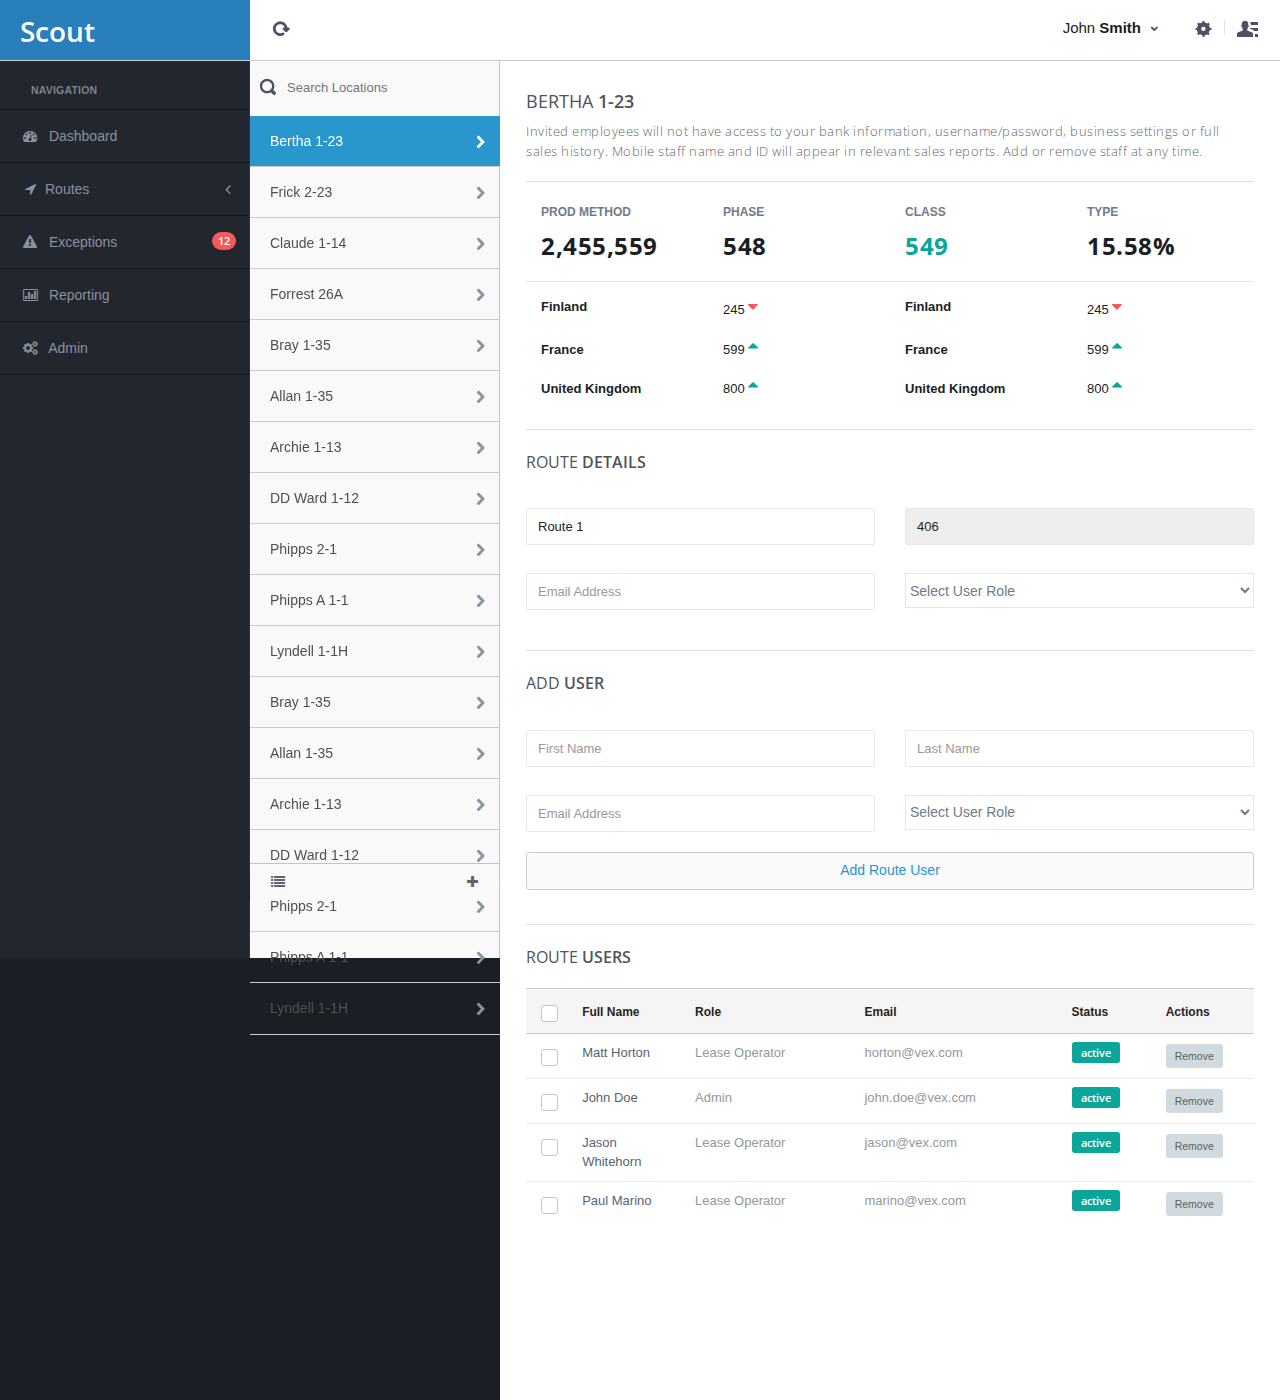
<file: index.html>
<!DOCTYPE html>
<html>
<head>
	<title>Title Goes Here</title>
	<meta http-equiv="content-type" content="text/html;charset=UTF-8" />
	<meta charset="utf-8" />
	<meta name="viewport" content="width=device-width, initial-scale=1.0, maximum-scale=1.0, user-scalable=no" />
	<meta content="" name="description" />
	<meta content="" name="author" />

	<!-- NEED TO WORK ON -->

	<link href="assets/plugins/pace/pace-theme-flash.css" rel="stylesheet" type="text/css" media="screen"/>
	<link href="assets/plugins/jquery-slider/css/jquery.sidr.light.css" rel="stylesheet" type="text/css" media="screen"/>
	<link href="assets/plugins/boostrapv3/css/bootstrap.min.css" rel="stylesheet" type="text/css"/>
	<link href="assets/plugins/boostrapv3/css/bootstrap-theme.min.css" rel="stylesheet" type="text/css"/>
	<link href="assets/plugins/font-awesome/css/font-awesome.css" rel="stylesheet" type="text/css"/>
	<link href="assets/css/animate.min.css" rel="stylesheet" type="text/css"/>
	<link href="assets/css/style.css" rel="stylesheet" type="text/css"/>
	<link href="assets/css/responsive.css" rel="stylesheet" type="text/css"/>
	<link href="assets/css/custom-icon-set.css" rel="stylesheet" type="text/css"/>

	<!-- BEGIN CORE JS FRAMEWORK--> 
	<script src="assets/plugins/jquery-1.8.3.min.js" type="text/javascript"></script> 
	<script src="assets/plugins/jquery-ui/jquery-ui-1.10.1.custom.min.js" type="text/javascript"></script> 
	<script src="assets/plugins/boostrapv3/js/bootstrap.min.js" type="text/javascript"></script> 
	<script src="assets/plugins/breakpoints.js" type="text/javascript"></script> 
	<script src="assets/plugins/jquery-unveil/jquery.unveil.min.js" type="text/javascript"></script> 
	<script src="assets/plugins/jquery-block-ui/jqueryblockui.js" type="text/javascript"></script> 
	<!-- END CORE JS FRAMEWORK --> 
	<!-- BEGIN PAGE LEVEL JS --> 	
	<script src="assets/plugins/jquery-slider/jquery.sidr.min.js" type="text/javascript"></script> 	
	<script src="assets/plugins/jquery-slimscroll/jquery.slimscroll.min.js" type="text/javascript"></script> 
	<script src="assets/plugins/pace/pace.min.js" type="text/javascript"></script>  
	<script src="assets/plugins/jquery-numberAnimate/jquery.animateNumbers.js" type="text/javascript"></script>
	<!-- END PAGE LEVEL PLUGINS --> 	
	
	<!-- BEGIN CORE TEMPLATE JS --> 
	<script src="assets/js/core.js" type="text/javascript"></script> 
	<script src="assets/js/chat.js" type="text/javascript"></script> 
	<script src="assets/js/demo.js" type="text/javascript"></script> 
	<!-- END CORE TEMPLATE JS --> 

	<!-- END NEED TO WORK ON -->

</head>
<body class="">
<!-- BEGIN HEADER -->
<div class="header navbar navbar-inverse"> 
	<!-- BEGIN TOP NAVIGATION BAR -->
	<div class="navbar-inner">
		<!-- BEGIN NAVIGATION HEADER -->
		<div class="header-seperation"> 
			<!-- BEGIN MOBILE HEADER -->
			<ul class="nav pull-left notifcation-center" id="main-menu-toggle-wrapper" style="display:none">	
				<li class="dropdown">
					<a id="main-menu-toggle" href="#main-menu" class="">
						<div class="iconset top-menu-toggle-white"></div>
					</a>
				</li>		 
			</ul>
			<!-- END MOBILE HEADER -->
			<!-- BEGIN LOGO -->	
			<a href="#">
				<h1 style="font-size:28px;color: white;margin-left: 20px;"><span class="semi-bold">Scout</span></h2>
			</a>
			<!-- END LOGO --> 
		</div>
		<!-- END NAVIGATION HEADER -->
		<!-- BEGIN CONTENT HEADER -->
		<div class="header-quick-nav"> 
			<!-- BEGIN HEADER LEFT SIDE SECTION -->
			<div class="pull-left"> 			
				<!-- BEGIN HEADER QUICK LINKS -->
				<ul class="nav quick-section">
					<li class="quicklinks"><a href="#" class=""><div class="iconset top-reload"></div></a></li>
				</ul>
				<!-- BEGIN HEADER QUICK LINKS -->				
			</div>
			<!-- END HEADER LEFT SIDE SECTION -->
			<!-- BEGIN HEADER RIGHT SIDE SECTION -->
			<div class="pull-right"> 
				<div class="chat-toggler">	
					<!-- BEGIN NOTIFICATION CENTER -->
					<a href="#" class="dropdown-toggle" id="my-task-list" data-placement="bottom" data-content="" data-toggle="dropdown" data-original-title="Settings">
						<div class="user-details"> 
							<div class="username">
								John<span class="bold">&nbsp;Smith</span>									
							</div>						
						</div> 
						<div class="iconset top-down-arrow"></div>
					</a>		
				</div>
				<!-- BEGIN HEADER NAV BUTTONS -->
				<ul class="nav quick-section">
					<!-- BEGIN SETTINGS -->
					<li class="quicklinks"> 
						<a data-toggle="dropdown" class="dropdown-toggle pull-right" href="#" id="user-options">						
							<div class="iconset top-settings-dark"></div> 	
						</a>
						<ul class="dropdown-menu pull-right" role="menu" aria-labelledby="user-options">
							<li><a href="#">Normal Link</a></li>
							<li><a href="#">Badge Link&nbsp;&nbsp;<span class="badge badge-important animated bounceIn">2</span></a></li>
							<li class="divider"></li>                
							<li><a href="#"><i class="fa fa-power-off"></i>&nbsp;&nbsp;Separated Link</a></li>
						</ul>
					</li>
					<!-- END SETTINGS -->
					<li class="quicklinks"><span class="h-seperate"></span></li> 
					<!-- BEGIN CHAT SIDEBAR TOGGLE -->
					<li class="quicklinks"> 	
						<a id="chat-menu-toggle" href="#sidr" class="chat-menu-toggle">
							<div class="iconset top-chat-dark"><span class="badge badge-important hide" id="chat-message-count">1</span></div>
						</a> 
						<!-- BEGIN OPTIONAL RECENT CHAT POP UP NOTIFICATION -->
						<div class="simple-chat-popup chat-menu-toggle hide">
							<div class="simple-chat-popup-arrow"></div>
							<div class="simple-chat-popup-inner">
								<div style="width:100px">
									<div class="semi-bold">Name</div>
									<div class="message">Message...</div>
								</div>
							</div>
						</div>
						<!-- END OPTIONAL RECENT CHAT POP UP NOTIFICATION -->
					</li>
					<!-- END CHAT SIDEBAR TOGGLE --> 
				</ul>
				<!-- END HEADER NAV BUTTONS -->
			</div>
			<!-- END HEADER RIGHT SIDE SECTION -->
		</div> 
		<!-- END CONTENT HEADER --> 
	</div>
	<!-- END TOP NAVIGATION BAR --> 
</div>
<!-- END HEADER -->
	
<!-- BEGIN CONTENT -->
<div class="page-container row-fluid">
	<!-- BEGIN SIDEBAR -->
	<!-- BEGIN MENU -->
	<div class="page-sidebar" id="main-menu"> 
		  <div class="page-sidebar-wrapper" id="main-menu-wrapper">
		<!-- BEGIN SIDEBAR MENU -->	
		<p class="menu-title">NAVIGATION</p>
<ul>	
	<!-- BEGIN SELECTED LINK -->
	<li>
		<a href="#">
			<i class="fa fa-dashboard"></i>
			<span class="title ">Dashboard</span>
			<span class="selected"></span>
		</a>
	</li>
	<!-- END SELECTED LINK -->
	<!-- BEGIN BADGE LINK -->
	<li> <a href="javascript:;"><i class="fa fa-location-arrow"></i><span class="title">Routes</span> <span class="arrow "></span> </a>
		<ul class="sub-menu">
          <li > <a href="javascript:;">Route #1 &nbsp;&nbsp;<span class="badge badge-primary">52</span> <i class="fa fa-angle-right pull-right"></i> </a>
<!--	          <ul class="sub-menu">
				<li > <a href="typography.html"><i class="fa fa-map-marker"></i> Locations &nbsp;<span class="badge badge-important">4</span> </a></li>
				<li > <a href="messages_notifications.html"><i class="fa fa-bar-chart-o"></i> Reporting</a> </li>
				<li > <a href="icons.html"><i class="fa fa-users"></i> Users</a> </li>
	          </ul>-->
          </li>
  	  	  <li > <a href="javascript:;">Route #2 &nbsp;&nbsp;<span class="badge badge-primary">36</span> <i class="fa fa-angle-right pull-right"></i></a>
  	  	  <li > <a href="javascript:;">Route #3 &nbsp;&nbsp;<span class="badge badge-primary">42</span> <i class="fa fa-angle-right pull-right"></i></a>
        </ul>
	</li>
	<!-- END BADGE LINK -->     
	<!-- BEGIN SINGLE LINK -->
	<li class="">
		<a href="#">
			<i class="fa fa-warning"></i>
			<span class="title">Exceptions</span>
			<span class="badge badge-important pull-right">12</span>
		</a>
	</li>
	<li class="">
		<a href="#">
			<i class="fa fa-bar-chart-o"></i>
			<span class="title">Reporting</span>
		</a>
	</li>
	<li class="">
		<a href="#">
			<i class="fa fa-gears"></i>
			<span class="title">Admin</span>
		</a>
	</li>
	<!-- END SINGLE LINK -->    	
</ul>
		<!-- END SIDEBAR MENU -->
		<!-- BEGIN SIDEBAR WIDGETS -->
		<div class="side-bar-widgets">
			<!-- BEGIN FOLDER WIDGET 
			<p class="menu-title">FOLDER<span class="pull-right"><a href="#" class="create-folder"><i class="icon-plus"></i></a></span></p>
			<ul class="folders">
				<li><a href="#"><div class="status-icon green"></div>Task 1</a></li>
				 BEGIN HIDDEN INPUT BOX (FOR ADD FOLDER LINK) 
				<li class="folder-input" style="display:none">
					<input type="text" placeholder="Name of folder" class="no-boarder folder-name" name="" id="folder-name">
				</li>
				 END HIDDEN INPUT BOX (FOR ADD FOLDER LINK) 
			</ul>
			 END FOLDER WIDGET -->
			<!-- BEGIN PROJECTS WIDGET 
			<p class="menu-title">PROJECTS</p>
			 BEGIN EXAMPLE 1 
			<div class="status-widget">
				<div class="status-widget-wrapper">
					<div class="title">Project Title<a href="#" class="remove-widget"><i class="icon-custom-cross"></i></a></div>
					<p>Project Description</p>
				</div>
			</div>
			 END EXAMPLE 1 
			 END PROJECTS WIDGET -->
		</div>
		<div class="clearfix"></div>
		<!-- END SIDEBAR WIDGETS --> 
	</div>
	</div>
	<!-- BEGIN SCROLL UP HOVER -->
	<a href="#" class="scrollup">Scroll</a>
	<!-- END SCROLL UP HOVER -->
	<!-- END MENU -->
	<!-- BEGIN SIDEBAR FOOTER WIDGET -->
	<div class="footer-widget">		
		<!--<div class="progress transparent progress-small no-radius no-margin">
			<div data-percentage="79%" class="progress-bar progress-bar-success animate-progress-bar"></div>		
		</div>
		<div class="pull-right">
			<div class="details-status">
				<span data-animation-duration="560" data-value="86" class="animate-number"></span>%
			</div>	-->
			<!--<a href="#"><i class="fa fa-plus pull-right"></i></a>-->
		</div>
	</div>
	<!-- END SIDEBAR FOOTER WIDGET -->
	<!-- END SIDEBAR -->
	
	
<!-- BEGIN SIDEBAR -->
<!-- BEGIN MENU -->
<div class="sub-sidebar" id="main-menu"> 
	  <div class="sub-sidebar-wrapper" id="main-menu-wrapper">
	<!-- BEGIN SIDEBAR MENU -->
	<ul>
	<!-- BEGIN SEARCH BOX -->
		<li class="stop-search">
			<span class="iconset top-search pull-left"></span>
			<input name="" type="text" class="no-border" placeholder="Search Locations">
		</li>
		<!-- END SEARCH BOX -->
		<!-- BEGIN SELECTED LINK -->
		<li class="start active">
			<a href="#">
				<span class="title">Bertha 1-23</span>
				<span class="selected"></span>
				<i class="fa fa-chevron-right pull-right"></i>
			</a>
		</li>
		<!-- END SELECTED LINK -->
		<!-- BEGIN BADGE LINK -->
		<li class="">
			<a href="#">
				<span class="title">Frick 2-23</span>
				<i class="fa fa-chevron-right pull-right"></i>
			</a>
		</li>
		<!-- END BADGE LINK -->     
		<!-- BEGIN SINGLE LINK -->
		<li class="">
			<a href="#">
				<span class="title">Claude 1-14</span>
				<i class="fa fa-chevron-right pull-right"></i>
			</a>
		</li>
		<li class="">
			<a href="#">
				<span class="title">Forrest 26A</span>
				<i class="fa fa-chevron-right pull-right"></i>
			</a>
		</li>
		<li class="">
			<a href="#">
				<span class="title">Bray 1-35</span>
				<i class="fa fa-chevron-right pull-right"></i>
			</a>
		</li>
		<li class="">
			<a href="#">
				<span class="title">Allan 1-35</span>
				<i class="fa fa-chevron-right pull-right"></i>
			</a>
		</li>
		<li class="">
			<a href="#">
				<span class="title">Archie 1-13</span>
				<i class="fa fa-chevron-right pull-right"></i>
			</a>
		</li>
		<li class="">
			<a href="#">
				<span class="title">DD Ward 1-12</span>
				<i class="fa fa-chevron-right pull-right"></i>
			</a>
		</li>
		<li class="">
			<a href="#">
				<span class="title">Phipps 2-1</span>
				<i class="fa fa-chevron-right pull-right"></i>
			</a>
		</li>
		<li class="">
			<a href="#">
				<span class="title">Phipps A 1-1</span>
				<i class="fa fa-chevron-right pull-right"></i>
			</a>
		</li>
		<li class="">
			<a href="#">
				<span class="title">Lyndell 1-1H</span>
				<i class="fa fa-chevron-right pull-right"></i>
			</a>
		</li>
		<li class="">
			<a href="#">
				<span class="title">Bray 1-35</span>
				<i class="fa fa-chevron-right pull-right"></i>
			</a>
		</li>
		<li class="">
			<a href="#">
				<span class="title">Allan 1-35</span>
				<i class="fa fa-chevron-right pull-right"></i>
			</a>
		</li>
		<li class="">
			<a href="#">
				<span class="title">Archie 1-13</span>
				<i class="fa fa-chevron-right pull-right"></i>
			</a>
		</li>
		<li class="">
			<a href="#">
				<span class="title">DD Ward 1-12</span>
				<i class="fa fa-chevron-right pull-right"></i>
			</a>
		</li>
		<li class="">
			<a href="#">
				<span class="title">Phipps 2-1</span>
				<i class="fa fa-chevron-right pull-right"></i>
			</a>
		</li>
		<li class="">
			<a href="#">
				<span class="title">Phipps A 1-1</span>
				<i class="fa fa-chevron-right pull-right"></i>
			</a>
		</li>
		<li class="">
			<a href="#">
				<span class="title">Lyndell 1-1H</span>
				<i class="fa fa-chevron-right pull-right"></i>
			</a>
		</li>
		
		<!-- END SINGLE LINK -->    	
	</ul>
	<!-- END SIDEBAR MENU -->
</div>
</div>
<!-- BEGIN SCROLL UP HOVER -->
<a href="#" class="scrollup">Scroll</a>
<!-- END SCROLL UP HOVER -->
<!-- END MENU -->
<!-- BEGIN SIDEBAR FOOTER WIDGET -->
<div class="sub-footer-widget">		
<!--	<div class="progress transparent progress-small no-radius no-margin">
		<div data-percentage="79%" class="progress-bar progress-bar-success animate-progress-bar"></div>		
	</div>
	<div class="pull-right">
		<div class="details-status">
			<span data-animation-duration="560" data-value="86" class="animate-number"></span>%
		</div>	-->
		<a href="#"><i class="fa fa-list pull-left"></i></a>
		<a href="#"><i class="fa fa-plus pull-right"></i></a>
	</div>
</div>

<!-- END SIDEBAR FOOTER WIDGET -->
<!-- END SIDEBAR --> 

<!-- BEGIN PAGE CONTAINER-->
<div class="page-content"> 
	<div class="content">  
		<!-- BEGIN PAGE TITLE -->
            <div class="page-title">
                	<h4>Bertha<span class="semi-bold"> 1-23</span></h4>
                	<p>Invited employees will not have access to your bank information, username/password, business settings or full sales history. Mobile staff name and ID will appear in relevant sales reports. Add or remove staff at any time.</p>	
            </div><hr>
	          <div class="col-md-6">
	            <div class="row b-b b-grey p-b-10">
	              <div class="col-md-6">
	                <p class="bold small-text">PROD METHOD</p>
	                <h3  class="bold text-black">2,455,559</h3>
	              </div>
	              <div class="col-md-6">
	                <p class="bold small-text">PHASE</p>
	                <h3  class="bold text-black">548</h3>
	              </div>
	            </div>
	            <div class="row m-t-15">
	              <div class="col-md-6">
	                <p class="bold text-black">Finland</p>
	              </div>
	              <div class="col-md-6">
	                <p class="text-black">245 <i class="fa fa-sort-asc fa-lg text-error " style="vertical-align: super;"></i></p>
	              </div>
	            </div>
	            <div class="row m-t-10">
	              <div class="col-md-6">
	                <p class="bold text-black">France</p>
	              </div>
	              <div class="col-md-6">
	                <p class="text-black">599 <i class="fa fa-sort-desc fa-lg text-success " ></i></p>
	              </div>
	            </div>
	            <div class="row m-t-10">
	              <div class="col-md-6">
	                <p class="bold text-black">United Kingdom</p>
	              </div>
	              <div class="col-md-6">
	                <p class="text-black">800 <i class="fa fa-sort-desc fa-lg text-success " ></i></p>
	              </div>
	            </div>
	          </div>
	          <div class="col-md-6">
	            <div class="row b-b b-grey p-b-10">
	              <div class="col-md-6">
	                <p class="bold small-text">CLASS</p>
	                <h3  class="bold text-success">549</h3>
	              </div>
	              <div class="col-md-6">
	                <p class="bold small-text">TYPE</p>
	                <h3  class="bold text-black">15.58%</h3>
	              </div>
	            </div>
	            <div class="row m-t-15">
	              <div class="col-md-6">
	                <p class="bold text-black">Finland</p>
	              </div>
	              <div class="col-md-6">
	                <p class="text-black">245 <i class="fa fa-sort-asc fa-lg text-error " style="vertical-align: super;"></i></p>
	              </div>
	            </div>
	            <div class="row m-t-10">
	              <div class="col-md-6">
	                <p class="bold text-black">France</p>
	              </div>
	              <div class="col-md-6">
	                <p class="text-black">599 <i class="fa fa-sort-desc fa-lg text-success " ></i></p>
	              </div>
	            </div>
	            <div class="row m-t-10">
	              <div class="col-md-6">
	                <p class="bold text-black">United Kingdom</p>
	              </div>
	              <div class="col-md-6">
	                <p class="text-black">800 <i class="fa fa-sort-desc fa-lg text-success " ></i></p>
	              </div>
	            </div>
	          </div>
            <div class="row">
            	<div class="col-md-12">
                    <div class="grid-title no-border"><hr>
                        <h4>Route <span class="semi-bold">Details</span></h4>
                    </div>
                  </div>
                    <div class="col-md-6">
                      <div class="form-group">
                        <div class="controls">
                          <input type="text" class="form-control" placeholder="Group Name" value="Route 1">
                        </div>
                      </div>
                    </div>
                    <div class="col-md-6">
                      <div class="form-group">
                        <div class="controls">
                          <input type="text" class="form-control" placeholder="Group Code" disabled="disabled" value="406">
                        </div>
                      </div>
                    </div>
                    <div class="col-md-6">
                      <div class="form-group">
                        <div class="controls">
                          <input type="text" class="form-control" placeholder="Email Address">
                        </div>
                      </div>
                    </div>
                    <div class="col-md-6">
                      <div class="form-group">
                        <div class="controls">
                          <select id="source" style="width:100%">
                            <option value="">Select User Role</option>
                            <option value="">Lease Operator</option>
                            <option value="">Supervisor</option>
                          </select>
                        </div>
                      </div>
                    </div>
            </div>
            <div class="row">
            	<div class="col-md-12">
	                <div class="grid-title no-border"><hr>
	                    <h4>Add <span class="semi-bold">User</span></h4>
	                </div>
                </div>
                <div class="col-md-6">
                  <div class="form-group">
                    <div class="controls">
                      <input type="text" class="form-control" placeholder="First Name">
                    </div>
                  </div>
                </div>
                <div class="col-md-6">
                  <div class="form-group">
                    <div class="controls">
                      <input type="text" class="form-control" placeholder="Last Name">
                    </div>
                  </div>
                </div>
                <div class="col-md-6">
                  <div class="form-group">
                    <div class="controls">
                      <input type="text" class="form-control" placeholder="Email Address">
                    </div>
                  </div>
                </div>
                <div class="col-md-6">
                  <div class="form-group">
                    <div class="controls">
                      <select id="source" style="width:100%">
                        <option value="">Select User Role</option>
                        <option value="">Lease Operator</option>
                        <option value="">Supervisor</option>
                      </select>
                    </div>
                  </div>
                </div>
                <div class="col-md-12">
                	<button class="btn btn-block btn-white" type="button">Add Route User</button>
                </div>
                <div class="col-md-13">
                    <div class="grid simple">
                        <div class="grid-title no-border"><hr>
                            <h4>Route  <span class="semi-bold">Users</span></h4>
                        </div>
                        <div class="grid-body no-border">
                                <table class="table">
                                    <thead>
                                        <tr>
                                            <th style="width:1%" >
                                                <div class="checkbox check-default">
            										<input id="checkbox10" type="checkbox" value="1" class="checkall">
            										<label for="checkbox10"></label>
            									</div>
                                            </th>
                                            <th style="width:12%">Full Name</th>
                                            <th style="width:18%">Role</th>
                                            <th style="width:22%">Email</th>
                                            <th style="width:10%">Status</th>
                                            <th style="width:9%">Actions</th>
                                        </tr>
                                    </thead>
                                    <tbody>
                                        <tr>
                                            <td class="v-align-middle">
                                                 <div class="checkbox check-default">
            										<input id="checkbox11" type="checkbox" value="1">
            										<label for="checkbox11"></label>
            									</div>
                                            </td>
                                            <td class="v-align-middle">Matt Horton</td>
                                            <td class="v-align-middle"><span class="muted">Lease Operator</span>
                                            </td>
                                            <td><span class="muted">horton@vex.com</span>
                                            </td>
                                            <td class="v-align-middle">
												<span class="label label-success">active</span>                                         
											</td>
											<td class="v-align-middle">
												<button class="btn btn-mini" type="submit">Remove</button>                                         
											</td>
                                        </tr>
                                        <tr>
                                            <td>
                                                <div class="checkbox check-default">
            										<input id="checkbox12" type="checkbox" value="1">
            										<label for="checkbox12"></label>
            									</div>
                                            </td>
                                            <td>John Doe
                                            </td>
                                            <td><span class="muted">Admin</span>
                                            </td>
                                            <td><span class="muted">john.doe@vex.com</span>
                                            </td>
                                            <td>
												<span class="label label-success">active</span>
                                            </td>
                                            <td class="v-align-middle">
                                            	<button class="btn btn-mini" type="submit">Remove</button>                                         
                                            </td>
                                        </tr>
                                        <tr>
                                            <td>
                                                <div class="checkbox check-default">
            										<input id="checkbox13" type="checkbox" value="1">
            										<label for="checkbox13"></label>
            									</div>
                                            </td>
                                            <td>Jason Whitehorn</td>
                                            <td class="v-align-middle"><span class="muted">Lease Operator</span>
                                            </td>
                                            <td><span class="muted">jason@vex.com</span>
                                            </td>
                                            <td>
											<span class="label label-success">active</span>
                                            </td>
                                            <td class="v-align-middle">
                                            	<button class="btn btn-mini" type="submit">Remove</button>                                         
                                            </td>
                                        </tr>
                                        <tr>
                                            <td>
                                                <div class="checkbox check-default">
            										<input id="checkbox14" type="checkbox" value="1">
            										<label for="checkbox14"></label>
            									</div>
                                            </td>
                                            <td>Paul Marino</td>
                                            <td class="v-align-middle"><span class="muted">Lease Operator</span>
                                            </td>
                                            <td><span class="muted">marino@vex.com</span>
                                            </td>
                                            <td>
											<span class="label label-success">active</span>
                                            </td>
                                            <td class="v-align-middle">
                                            	<button class="btn btn-mini" type="submit">Remove</button>                                        
                                            </td>
                                        </tr>
                                    </tbody>
                                </table>
                        </div>
                    </div>
                </div>
            </div>
            			
<!-- END PLACE PAGE CONTENT HERE -->
	</div>
</div>
<!-- END PAGE CONTAINER -->
		</div>
	</div>
	<!-- END PAGE CONTAINER -->
</div>
<!-- END CONTENT --> 

<!-- BEGIN CHAT --> 
<div id="sidr" class="chat-window-wrapper">
	<div id="main-chat-wrapper">
		<div class="chat-window-wrapper fadeIn" id="chat-users">
			<!-- BEGIN CHAT HEADER -->
			<div class="chat-header">	
				<!-- BEGIN CHAT SEARCH BAR -->
				<div class="pull-left">
					<input type="text" placeholder="search">
				</div>
				<!-- END CHAT SEARCH BAR -->
				<!-- BEGIN CHAT QUICKLINKS -->		
				<div class="pull-right">
					<a href="#" class=""><div class="iconset top-settings-dark"></div></a>
				</div>
				<!-- END CHAT QUICKLINKS -->			
			</div>
			<!-- END CHAT HEADER -->	
			<!-- BEGIN GROUP WIDGET -->
			<div class="side-widget">
				<div class="side-widget-title">group chats</div>
				<div class="side-widget-content">
					<div id="groups-list">
						<ul class="groups">
							<li><a href="#"><div class="status-icon green"></div>Group Chat 1</a></li>
						</ul>
					</div>
				</div>
			</div>
			<!-- END GROUP WIDGET -->
			<!-- BEGIN FAVORITES WIDGET -->
			<div class="side-widget fadeIn">
				<div class="side-widget-title">favorites</div>
				<div class="side-widget-content">
					<!-- BEGIN SAMPLE CHAT -->
					<div class="user-details-wrapper active" data-chat-status="online" data-chat-user-pic="assets/img/profiles/d.jpg" data-chat-user-pic-retina="assets/img/profiles/d2x.jpg" data-user-name="Jane Smith">
						<!-- BEGIN PROFILE PIC -->
						<div class="user-profile">
								<img src="assets/img/profiles/d.jpg" alt="" data-src="assets/img/profiles/d.jpg" data-src-retina="assets/img/profiles/d2x.jpg" width="35" height="35">
							</div>
						<!-- END PROFILE PIC -->
						<!-- BEGIN MESSAGE -->
						<div class="user-details">
								<div class="user-name">Jane Smith</div>
								<div class="user-more">Message...</div>
							</div>
						<!-- END MESSAGE -->
						<!-- BEGIN MESSAGES BADGE -->
						<div class="user-details-status-wrapper">
								<span class="badge badge-important">3</span>
							</div>
						<!-- END MESSAGES BADGE -->
						<!-- BEGIN STATUS -->
						<div class="user-details-count-wrapper">
								<div class="status-icon green"></div>
							</div>
						<!-- END STATUS -->
						<div class="clearfix"></div>
					</div>
					<!-- END SAMPLE CHAT -->	
				</div>
			</div>
			<!-- END FAVORITES WIDGET -->
			<!-- BEGIN MORE FRIENDS WIDGET -->
			<div class="side-widget">
				<div class="side-widget-title">more friends</div>
				<div class="side-widget-content" id="friends-list">
					<!-- BEGIN SAMPLE CHAT -->
					<div class="user-details-wrapper" data-chat-status="online" data-chat-user-pic="assets/img/profiles/d.jpg" data-chat-user-pic-retina="assets/img/profiles/d2x.jpg" data-user-name="Jane Smith">
						<!-- BEGIN PROFILE PIC -->
						<div class="user-profile">
							<img src="assets/img/profiles/d.jpg" alt="" data-src="assets/img/profiles/d.jpg" data-src-retina="assets/img/profiles/d2x.jpg" width="35" height="35">
						</div>
						<!-- END PROFILE PIC -->
						<!-- BEGIN MESSAGE -->
						<div class="user-details">
							<div class="user-name">Jane Smith</div>
							<div class="user-more">Message...</div>
						</div>
						<!-- END MESSAGE -->
						<!-- BEGIN MESSAGES BADGE -->
						<div class="user-details-status-wrapper">
							<span class="badge badge-important">3</span>
						</div>
						<!-- END MESSAGES BADGE -->
						<!-- BEGIN STATUS -->
						<div class="user-details-count-wrapper">
							<div class="status-icon green"></div>
						</div>
						<!-- END STATUS -->
						<div class="clearfix"></div>
					</div>
					<!-- END SAMPLE CHAT -->
				</div>		
			</div>
			<!-- END MORE FRIENDS WIDGET -->
		</div>		
		<!-- BEGIN DUMMY CHAT CONVERSATION -->
		<div class="chat-window-wrapper fadeIn" id="messages-wrapper" style="display:none">
			<!-- BEGIN CHAT HEADER BAR -->
			<div class="chat-header">	
				<!-- BEGIN SEARCH BAR -->
				<div class="pull-left">
					<input type="text" placeholder="search">
				</div>		
				<!-- END SEARCH BAR -->
				<!-- BEGIN CLOSE TOGGLE -->
				<div class="pull-right">
					<a href="#" class=""><div class="iconset top-settings-dark"></div></a>
				</div>	
				<!-- END CLOSE TOGGLE -->				
			</div>
			<div class="clearfix"></div>
			<!-- END CHAT HEADER BAR -->
			<!-- BEGIN CHAT BODY -->
			<div class="chat-messages-header">
				<div class="status online"></div>
				<span class="semi-bold">Jane Smith(Typing..)</span>
				<a href="#" class="chat-back"><i class="icon-custom-cross"></i></a>
			</div>
			<!-- BEGIN CHAT MESSAGES CONTAINER -->
			<div class="chat-messages">
				<!-- BEGIN TIME STAMP EXAMPLE -->
				<div class="sent_time">Yesterday 11:25pm</div>
				<!-- END TIME STAMP EXAMPLE -->
				<!-- BEGIN EXAMPLE CHAT MESSAGE -->
				<div class="user-details-wrapper">
					<!-- BEGIN MESSENGER PROFILE -->
					<div class="user-profile">
						<img src="assets/img/profiles/d.jpg" alt="" data-src="assets/img/profiles/d.jpg" data-src-retina="assets/img/profiles/d2x.jpg" width="35" height="35">
					</div>
					<!-- END MESSENGER PROFILE -->
					<!-- BEGIN MESSENGER MESSAGE -->
					<div class="user-details">
						<div class="bubble">Hello, You there?</div>
					</div>
					<!-- END MESSENGER MESSAGE -->					
					<div class="clearfix"></div>
					<!-- BEGIN TIMESTAMP ON CLICK TOGGLE -->
					<div class="sent_time off">Yesterday 11:25pm</div>
					<!-- END TIMESTAMP ON CLICK TOGGLE -->
				</div>
				<!-- END EXAMPLE CHAT MESSAGE -->
				<!-- BEGIN TIME STAMP EXAMPLE -->
				<div class="sent_time">Today 11:25pm</div>
				<!-- BEGIN TIME STAMP EXAMPLE -->				
				<!-- BEGIN EXAMPLE CHAT MESSAGE (FROM SELF) -->
				<div class="user-details-wrapper pull-right">
					<!-- BEGIN MESSENGER MESSAGE -->
					<div class="user-details">
						<div class="bubble sender">Let me know when you free</div>
					</div>					
					<!-- END MESSENGER MESSAGE -->
					<div class="clearfix"></div>
					<!-- BEGIN TIMESTAMP ON CLICK TOGGLE -->
					<div class="sent_time off">Sent On Tue, 2:45pm</div>
					<!-- END TIMESTAMP ON CLICK TOGGLE -->
				</div>	
				<!-- END EXAMPLE CHAT MESSAGE (FROM SELF) -->	
			</div>
			<!-- END CHAT MESSAGES CONTAINER -->
		</div>
		<div class="chat-input-wrapper" style="display:none">
			<textarea id="chat-message-input" rows="1" placeholder="Type your message"></textarea>
		</div>
		<div class="clearfix"></div>
		<!-- END DUMMY CHAT CONVERSATION -->
	</div>
</div>
<!-- END CHAT --> 
</body>
</html>
</file>
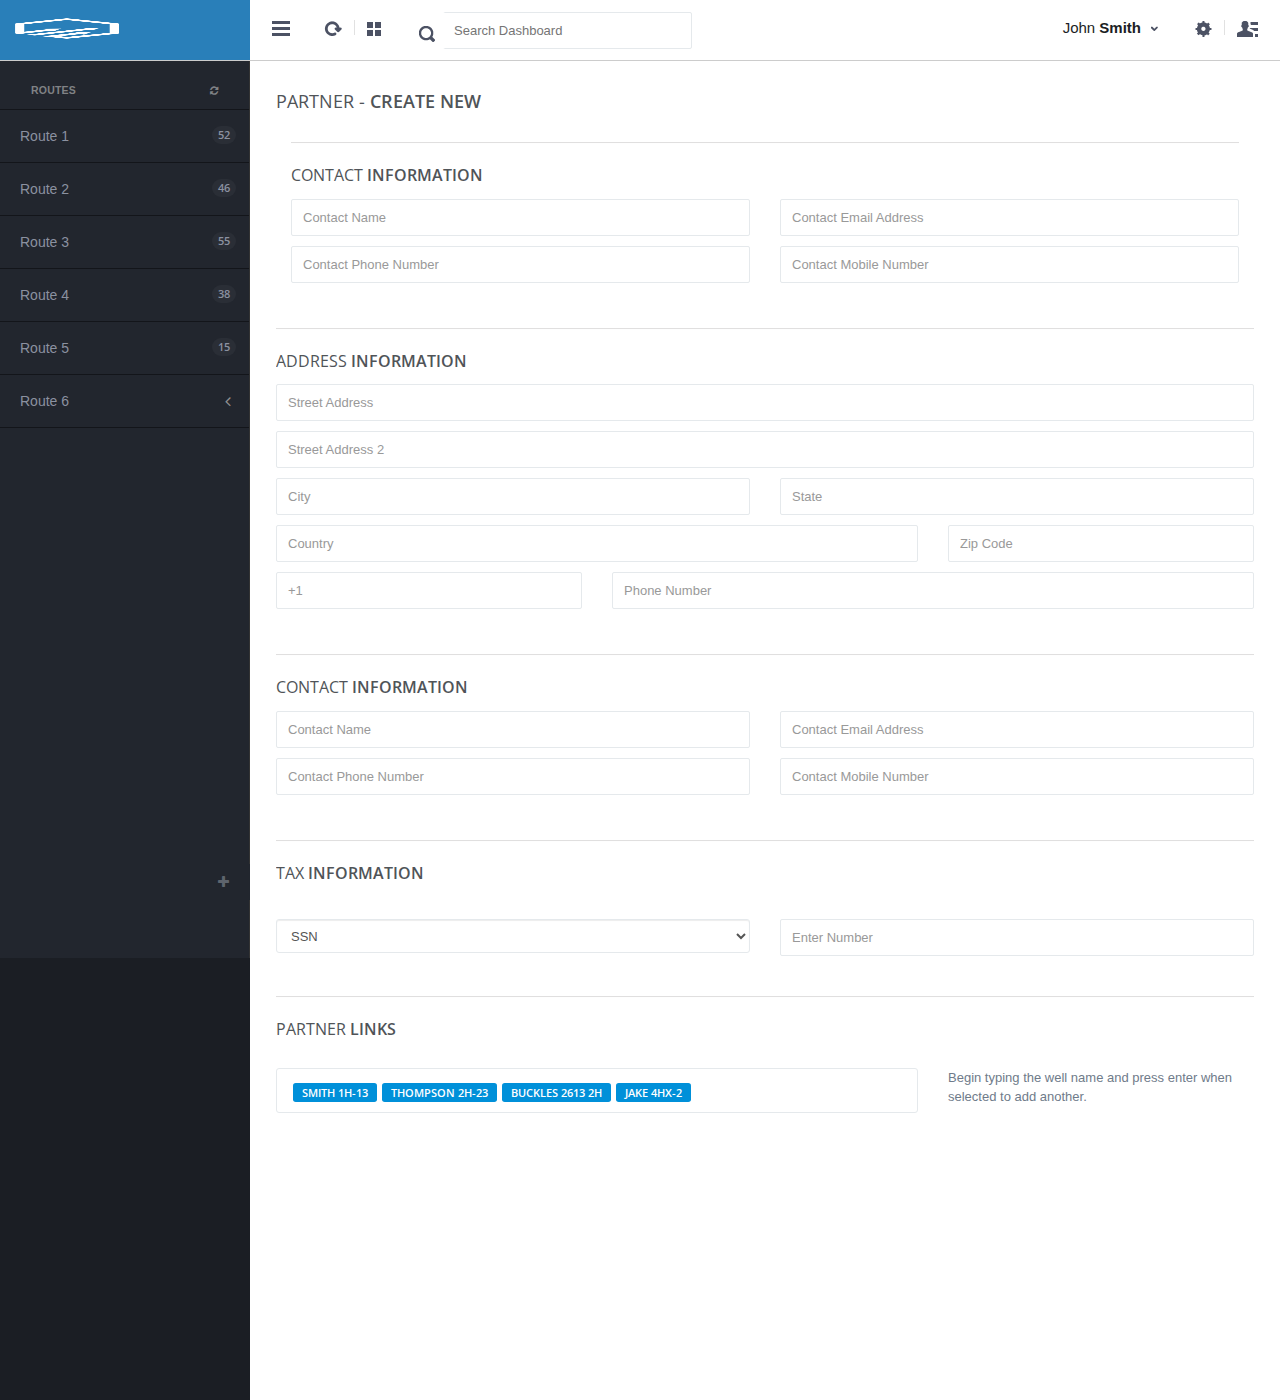
<file: associate-new.html>
<!DOCTYPE html>
<html>
<head>
	<title>Title Goes Here</title>
	<meta http-equiv="content-type" content="text/html;charset=UTF-8" />
	<meta charset="utf-8" />
	<meta name="viewport" content="width=device-width, initial-scale=1.0, maximum-scale=1.0, user-scalable=no" />
	<meta content="" name="description" />
	<meta content="" name="author" />

	<!-- NEED TO WORK ON -->

	<link href="assets/plugins/pace/pace-theme-flash.css" rel="stylesheet" type="text/css" media="screen"/>
	<link href="assets/plugins/jquery-slider/css/jquery.sidr.light.css" rel="stylesheet" type="text/css" media="screen"/>
	<link href="assets/plugins/boostrapv3/css/bootstrap.min.css" rel="stylesheet" type="text/css"/>
	<link href="assets/plugins/boostrapv3/css/bootstrap-theme.min.css" rel="stylesheet" type="text/css"/>
	<link href="assets/plugins/font-awesome/css/font-awesome.css" rel="stylesheet" type="text/css"/>
	<link href="assets/css/animate.min.css" rel="stylesheet" type="text/css"/>
	<link href="assets/css/style.css" rel="stylesheet" type="text/css"/>
	<link href="assets/css/responsive.css" rel="stylesheet" type="text/css"/>
	<link href="assets/css/custom-icon-set.css" rel="stylesheet" type="text/css"/>

	<!-- BEGIN CORE JS FRAMEWORK--> 
	<script src="assets/plugins/jquery-1.8.3.min.js" type="text/javascript"></script> 
	<script src="assets/plugins/jquery-ui/jquery-ui-1.10.1.custom.min.js" type="text/javascript"></script> 
	<script src="assets/plugins/boostrapv3/js/bootstrap.min.js" type="text/javascript"></script> 
	<script src="assets/plugins/breakpoints.js" type="text/javascript"></script> 
	<script src="assets/plugins/jquery-unveil/jquery.unveil.min.js" type="text/javascript"></script> 
	<script src="assets/plugins/jquery-block-ui/jqueryblockui.js" type="text/javascript"></script> 
	<!-- END CORE JS FRAMEWORK --> 
	<!-- BEGIN PAGE LEVEL JS --> 	
	<script src="assets/plugins/jquery-slider/jquery.sidr.min.js" type="text/javascript"></script> 	
	<script src="assets/plugins/jquery-slimscroll/jquery.slimscroll.min.js" type="text/javascript"></script> 
	<script src="assets/plugins/pace/pace.min.js" type="text/javascript"></script>  
	<script src="assets/plugins/jquery-numberAnimate/jquery.animateNumbers.js" type="text/javascript"></script>
	<!-- END PAGE LEVEL PLUGINS --> 	
	
	<!-- BEGIN CORE TEMPLATE JS --> 
	<script src="assets/js/core.js" type="text/javascript"></script> 
	<script src="assets/js/chat.js" type="text/javascript"></script> 
	<script src="assets/js/demo.js" type="text/javascript"></script> 
	<!-- END CORE TEMPLATE JS --> 

	<!-- END NEED TO WORK ON -->
	
	<style>
	.page-content { 
		margin-left: 250px !important; 
		min-height: 1006px;
	}
	.table.access td {
		vertical-align: middle !important;
		font-weight: bold;
		color: black;
	}
	</style>

</head>
<body class="">
<!-- BEGIN HEADER -->
<div class="header navbar navbar-inverse"> 
	<!-- BEGIN TOP NAVIGATION BAR -->
	<div class="navbar-inner">
		<!-- BEGIN NAVIGATION HEADER -->
		<div class="header-seperation"> 
			<!-- BEGIN MOBILE HEADER -->
			<ul class="nav pull-left notifcation-center" id="main-menu-toggle-wrapper" style="display:none">	
				<li class="dropdown">
					<a id="main-menu-toggle" href="#main-menu" class="">
						<div class="iconset top-menu-toggle-white"></div>
					</a>
				</li>		 
			</ul>
			<!-- END MOBILE HEADER -->
			<!-- BEGIN LOGO -->	
			<a href="#">
				<img src="assets/img/logo.png" class="logo" alt="" data-src="assets/img/logo.png" data-src-retina="assets/img/logo2x.png" width="106" height="21"/>
			</a>
			<!-- END LOGO --> 
		</div>
		<!-- END NAVIGATION HEADER -->
		<!-- BEGIN CONTENT HEADER -->
		<div class="header-quick-nav"> 
			<!-- BEGIN HEADER LEFT SIDE SECTION -->
			<div class="pull-left"> 
			  <ul class="nav quick-section">
			    <li class="quicklinks"> <a href="#" class="" id="layout-condensed-toggle" >
			      <div class="iconset top-menu-toggle-dark"></div>
			      </a> </li>
			  </ul>
			  <ul class="nav quick-section">
			    <li class="quicklinks"> <a href="#" class="" >
			      <div class="iconset top-reload"></div>
			      </a> </li>
			    <li class="quicklinks"> <span class="h-seperate"></span></li>
			    <li class="quicklinks"> <a href="#" class="" >
			      <div class="iconset top-tiles"></div>
			      </a> </li>
					<li class="m-r-10 input-prepend inside search-form no-boarder">
						<span class="add-on"> <span class="iconset top-search"></span></span>
						 <input name="" type="text"  class="no-boarder " placeholder="Search Dashboard" style="width:250px;">
					</li>
				  </ul>
			</div>
			<!-- END HEADER LEFT SIDE SECTION -->
			<!-- BEGIN HEADER RIGHT SIDE SECTION -->
			<div class="pull-right"> 
				<div class="chat-toggler">	
					<!-- BEGIN NOTIFICATION CENTER -->
					<a href="#" class="dropdown-toggle" id="my-task-list" data-placement="bottom" data-content="" data-toggle="dropdown" data-original-title="Settings">
						<div class="user-details"> 
							<div class="username">
								John<span class="bold">&nbsp;Smith</span>									
							</div>						
						</div> 
						<div class="iconset top-down-arrow"></div>
					</a>		
				</div>
				<!-- BEGIN HEADER NAV BUTTONS -->
				<ul class="nav quick-section">
					<!-- BEGIN SETTINGS -->
					<li class="quicklinks"> 
						<a data-toggle="dropdown" class="dropdown-toggle pull-right" href="#" id="user-options">						
							<div class="iconset top-settings-dark"></div> 	
						</a>
						<ul class="dropdown-menu pull-right" role="menu" aria-labelledby="user-options">
							<li><a href="#">Normal Link</a></li>
							<li><a href="#">Badge Link&nbsp;&nbsp;<span class="badge badge-important animated bounceIn">2</span></a></li>
							<li class="divider"></li>                
							<li><a href="#"><i class="fa fa-power-off"></i>&nbsp;&nbsp;Separated Link</a></li>
						</ul>
					</li>
					<!-- END SETTINGS -->
					<li class="quicklinks"><span class="h-seperate"></span></li> 
					<!-- BEGIN CHAT SIDEBAR TOGGLE -->
					<li class="quicklinks"> 	
						<a id="chat-menu-toggle" href="#sidr" class="chat-menu-toggle">
							<div class="iconset top-chat-dark"><span class="badge badge-important hide" id="chat-message-count">1</span></div>
						</a> 
						<!-- BEGIN OPTIONAL RECENT CHAT POP UP NOTIFICATION -->
						<div class="simple-chat-popup chat-menu-toggle hide">
							<div class="simple-chat-popup-arrow"></div>
							<div class="simple-chat-popup-inner">
								<div style="width:100px">
									<div class="semi-bold">Name</div>
									<div class="message">Message...</div>
								</div>
							</div>
						</div>
						<!-- END OPTIONAL RECENT CHAT POP UP NOTIFICATION -->
					</li>
					<!-- END CHAT SIDEBAR TOGGLE --> 
				</ul>
				<!-- END HEADER NAV BUTTONS -->
			</div>
			<!-- END HEADER RIGHT SIDE SECTION -->
		</div> 
		<!-- END CONTENT HEADER --> 
	</div>
	<!-- END TOP NAVIGATION BAR --> 
</div>
<!-- END HEADER -->
	
<!-- BEGIN CONTENT -->
<div class="page-container row-fluid">
	<!-- BEGIN SIDEBAR -->
	<!-- BEGIN MENU -->
	<div class="page-sidebar" id="main-menu"> 
		  <div class="page-sidebar-wrapper" id="main-menu-wrapper">
		<!-- BEGIN SIDEBAR MENU -->	
		<p class="menu-title">ROUTES<span class="pull-right"><a href="javascript:;"><i class="fa fa-refresh"></i></a></span></p>
		<ul>	
			<!-- BEGIN SELECTED LINK -->
			<li>
				<a href="#">
					<span class="title">Route 1</span>
					<span class="selected"></span>
					<span class="badge badge-disable pull-right">52</span>
				</a>
			</li>
			<!-- END SELECTED LINK -->
			<!-- BEGIN BADGE LINK -->
			<li class="">
				<a href="#">
					<span class="title">Route 2</span>
					<span class="badge badge-disable pull-right">46</span>
				</a>
			</li>
			<!-- END BADGE LINK -->     
			<!-- BEGIN SINGLE LINK -->
			<li class="">
				<a href="#">
					<span class="title">Route 3</span>
					<span class="badge badge-disable pull-right">55</span>
				</a>
			</li>
			<li class="">
				<a href="#">
					<span class="title">Route 4</span>
					<span class="badge badge-disable pull-right">38</span>
				</a>
			</li>
			<li class="">
				<a href="#">
					<span class="title">Route 5</span>
					<span class="badge badge-disable pull-right">15</span>
				</a>
			</li>
			<li class="selected"> <a href="javascript:;"><span class="title">Route 6</span> <span class="arrow "></span> </a>
			  <ul class="sub-menu">
				  <li > <a href="typography.html"><i class="fa fa-map-marker"></i> Locations &nbsp;<span class="badge badge-important">4</span> <i class="fa fa-angle-right pull-right"></i></a></li>
				  <li > <a href="messages_notifications.html"><i class="fa fa-bar-chart-o"></i> Reporting</a> </li>
				  <li class="selected"> <a href="icons.html"><i class="fa fa-users"></i> Users</a> </li>

			  </ul>
			</li>
			<!-- END SINGLE LINK -->    	
		</ul>
		<!-- END SIDEBAR MENU -->
		<!-- BEGIN SIDEBAR WIDGETS -->
		<div class="side-bar-widgets">
			<!-- BEGIN FOLDER WIDGET 
			<p class="menu-title">FOLDER<span class="pull-right"><a href="#" class="create-folder"><i class="icon-plus"></i></a></span></p>
			<ul class="folders">
				<li><a href="#"><div class="status-icon green"></div>Task 1</a></li>
				 BEGIN HIDDEN INPUT BOX (FOR ADD FOLDER LINK) 
				<li class="folder-input" style="display:none">
					<input type="text" placeholder="Name of folder" class="no-boarder folder-name" name="" id="folder-name">
				</li>
				 END HIDDEN INPUT BOX (FOR ADD FOLDER LINK) 
			</ul>
			 END FOLDER WIDGET -->
			<!-- BEGIN PROJECTS WIDGET 
			<p class="menu-title">PROJECTS</p>
			 BEGIN EXAMPLE 1 
			<div class="status-widget">
				<div class="status-widget-wrapper">
					<div class="title">Project Title<a href="#" class="remove-widget"><i class="icon-custom-cross"></i></a></div>
					<p>Project Description</p>
				</div>
			</div>
			 END EXAMPLE 1 
			 END PROJECTS WIDGET -->
		</div>
		<div class="clearfix"></div>
		<!-- END SIDEBAR WIDGETS --> 
	</div>
	</div>
	<!-- BEGIN SCROLL UP HOVER -->
	<a href="#" class="scrollup">Scroll</a>
	<!-- END SCROLL UP HOVER -->
	<!-- END MENU -->
	<!-- BEGIN SIDEBAR FOOTER WIDGET -->
	<div class="footer-widget">		
		<!--<div class="progress transparent progress-small no-radius no-margin">
			<div data-percentage="79%" class="progress-bar progress-bar-success animate-progress-bar"></div>		
		</div>
		<div class="pull-right">
			<div class="details-status">
				<span data-animation-duration="560" data-value="86" class="animate-number"></span>%
			</div>	-->
			<a href="#"><i class="fa fa-plus pull-right"></i></a>
		</div>
	</div>
	<!-- END SIDEBAR FOOTER WIDGET -->
	<!-- END SIDEBAR -->


	<!-- BEGIN PAGE CONTAINER-->
	<div class="page-content"> 
		<div class="content">  
			<!-- BEGIN PAGE TITLE -->
                <div class="page-title">
                    	<h4>Partner - <span class="semi-bold">Create New</span></h4>	
                </div>
                <div class="row form-row">
                	<div class="col-md-12">
						<div class="col-md-12 grid-title no-border"><hr>
							<h4>Contact <span class="semi-bold">Information</span></h4>
								<div class="row form-row">
									<div class="col-md-6">
										<input name="form3City" id="form3City" type="text" class="form-control" placeholder="Contact Name">
									</div>
									<div class="col-md-6">
										<input name="form3State" id="form3State" type="text" class="form-control" placeholder="Contact Email Address">
									</div>
								</div>
								<div class="row form-row">
									<div class="col-md-6">
										<input name="form3City" id="form3City" type="text" class="form-control" placeholder="Contact Phone Number">
									</div>
									<div class="col-md-6">
										<input name="form3State" id="form3State" type="text" class="form-control" placeholder="Contact Mobile Number">
									</div>
								</div>
							</div>
						</div>
						
						
				<div class="col-md-12 grid-title no-border"><hr>
					<h4>Address <span class="semi-bold">Information</span></h4>
						<div class="row form-row">
							<div class="col-md-12">
								<input name="form3Address" id="form3Address" type="text" class="form-control" placeholder="Street Address">
							</div>
							<div class="col-md-12">
								<input name="form3Address" id="form3Address" type="text" class="form-control" placeholder="Street Address 2">
							</div>
						</div>
						<div class="row form-row">
							<div class="col-md-6">
								<input name="form3City" id="form3City" type="text" class="form-control" placeholder="City">
							</div>
							<div class="col-md-6">
								<input name="form3State" id="form3State" type="text" class="form-control" placeholder="State">
							</div>
						</div>
						<div class="row form-row">
							<div class="col-md-8">
								<input name="form3Country" id="form3Country" type="text" class="form-control" placeholder="Country">
							</div>
							<div class="col-md-4">
								<input name="form3PostalCode" id="form3PostalCode" type="text" class="form-control" placeholder="Zip Code">
							</div>
						</div>
						<div class="row form-row">
							<div class="col-md-4">
								<input name="form3TeleCode" id="form3TeleCode" type="text" class="form-control" placeholder="+1">
							</div>
							<div class="col-md-8">
								<input name="form3TeleNo" id="form3TeleNo" type="text" class="form-control" placeholder="Phone Number">
							</div>
						</div>
					</div>
					
					
					
					<div class="col-md-12 grid-title no-border"><hr>
						<h4>Contact <span class="semi-bold">Information</span></h4>
							<div class="row form-row">
								<div class="col-md-6">
									<input name="form3City" id="form3City" type="text" class="form-control" placeholder="Contact Name">
								</div>
								<div class="col-md-6">
									<input name="form3State" id="form3State" type="text" class="form-control" placeholder="Contact Email Address">
								</div>
							</div>
							<div class="row form-row">
								<div class="col-md-6">
									<input name="form3City" id="form3City" type="text" class="form-control" placeholder="Contact Phone Number">
								</div>
								<div class="col-md-6">
									<input name="form3State" id="form3State" type="text" class="form-control" placeholder="Contact Mobile Number">
								</div>
							</div>
						</div>
					</div>

          			
				<div class="row">
	            	<div class="col-md-12">
		                <div class="grid-title no-border"><hr>
		                    <h4>Tax <span class="semi-bold">Information</span></h4>
		                </div>
	                </div>
	                <div class="col-md-6">
	                  <div class="form-group">
	                    <div class="controls">
	                      	<select id="source" class="form-control input-sm">
              			  	<option value="">SSN</option>
              			  	<option value="">TIN</option>
              			  	<option value="">VAT</option>
              				</select>
	                    </div>
	                  </div>
	                </div>
	                <div class="col-md-6">
	                  <div class="form-group">
	                    <div class="controls">
	                      <input type="text" class="form-control" placeholder="Enter Number">
	                    </div>
	                  </div>
	                </div>
				</div>
				
				<div class="row">
	            	<div class="col-md-12">
		                <div class="grid-title no-border"><hr>
		                    <h4>PARTNER <span class="semi-bold">LINKS</span></h4>
		                </div>
	                </div>
	                <div class="col-md-8">
                      	<input class="input-lg" type="text-area" value="SMITH 1H-13,THOMPSON 2H-23" data-role="tagsinput" style="display: none;">
							<div class="bootstrap-tagsinput input-lg">
								<span class="tag label label-info">SMITH 1H-13<span data-role="remove"></span></span>
								<span class="tag label label-info">THOMPSON 2H-23<span data-role="remove"></span></span>
								<span class="tag label label-info">BUCKLES 2613 2H<span data-role="remove"></span></span>
								<span class="tag label label-info">JAKE 4HX-2<span data-role="remove"></span></span>
								<input size="1" type="text-area">
	                		</div>
					</div>
					<div class="col-md-4">
					          <p>Begin typing the well name and press enter when selected to add another.</p>
					</div>
				</div>
											
                			
    <!-- END PLACE PAGE CONTENT HERE -->
		</div>
	</div>
	<!-- END PAGE CONTAINER -->
</div>
<!-- END CONTENT --> 

<!-- BEGIN CHAT --> 
<div id="sidr" class="chat-window-wrapper">
	<div id="main-chat-wrapper">
		<div class="chat-window-wrapper fadeIn" id="chat-users">
			<!-- BEGIN CHAT HEADER -->
			<div class="chat-header">	
				<!-- BEGIN CHAT SEARCH BAR -->
				<div class="pull-left">
					<input type="text" placeholder="search">
				</div>
				<!-- END CHAT SEARCH BAR -->
				<!-- BEGIN CHAT QUICKLINKS -->		
				<div class="pull-right">
					<a href="#" class=""><div class="iconset top-settings-dark"></div></a>
				</div>
				<!-- END CHAT QUICKLINKS -->			
			</div>
			<!-- END CHAT HEADER -->	
			<!-- BEGIN GROUP WIDGET -->
			<div class="side-widget">
				<div class="side-widget-title">group chats</div>
				<div class="side-widget-content">
					<div id="groups-list">
						<ul class="groups">
							<li><a href="#"><div class="status-icon green"></div>Group Chat 1</a></li>
						</ul>
					</div>
				</div>
			</div>
			<!-- END GROUP WIDGET -->
			<!-- BEGIN FAVORITES WIDGET -->
			<div class="side-widget fadeIn">
				<div class="side-widget-title">favorites</div>
				<div class="side-widget-content">
					<!-- BEGIN SAMPLE CHAT -->
					<div class="user-details-wrapper active" data-chat-status="online" data-chat-user-pic="assets/img/profiles/d.jpg" data-chat-user-pic-retina="assets/img/profiles/d2x.jpg" data-user-name="Jane Smith">
						<!-- BEGIN PROFILE PIC -->
						<div class="user-profile">
								<img src="assets/img/profiles/d.jpg" alt="" data-src="assets/img/profiles/d.jpg" data-src-retina="assets/img/profiles/d2x.jpg" width="35" height="35">
							</div>
						<!-- END PROFILE PIC -->
						<!-- BEGIN MESSAGE -->
						<div class="user-details">
								<div class="user-name">Jane Smith</div>
								<div class="user-more">Message...</div>
							</div>
						<!-- END MESSAGE -->
						<!-- BEGIN MESSAGES BADGE -->
						<div class="user-details-status-wrapper">
								<span class="badge badge-important">3</span>
							</div>
						<!-- END MESSAGES BADGE -->
						<!-- BEGIN STATUS -->
						<div class="user-details-count-wrapper">
								<div class="status-icon green"></div>
							</div>
						<!-- END STATUS -->
						<div class="clearfix"></div>
					</div>
					<!-- END SAMPLE CHAT -->	
				</div>
			</div>
			<!-- END FAVORITES WIDGET -->
			<!-- BEGIN MORE FRIENDS WIDGET -->
			<div class="side-widget">
				<div class="side-widget-title">more friends</div>
				<div class="side-widget-content" id="friends-list">
					<!-- BEGIN SAMPLE CHAT -->
					<div class="user-details-wrapper" data-chat-status="online" data-chat-user-pic="assets/img/profiles/d.jpg" data-chat-user-pic-retina="assets/img/profiles/d2x.jpg" data-user-name="Jane Smith">
						<!-- BEGIN PROFILE PIC -->
						<div class="user-profile">
							<img src="assets/img/profiles/d.jpg" alt="" data-src="assets/img/profiles/d.jpg" data-src-retina="assets/img/profiles/d2x.jpg" width="35" height="35">
						</div>
						<!-- END PROFILE PIC -->
						<!-- BEGIN MESSAGE -->
						<div class="user-details">
							<div class="user-name">Jane Smith</div>
							<div class="user-more">Message...</div>
						</div>
						<!-- END MESSAGE -->
						<!-- BEGIN MESSAGES BADGE -->
						<div class="user-details-status-wrapper">
							<span class="badge badge-important">3</span>
						</div>
						<!-- END MESSAGES BADGE -->
						<!-- BEGIN STATUS -->
						<div class="user-details-count-wrapper">
							<div class="status-icon green"></div>
						</div>
						<!-- END STATUS -->
						<div class="clearfix"></div>
					</div>
					<!-- END SAMPLE CHAT -->
				</div>		
			</div>
			<!-- END MORE FRIENDS WIDGET -->
		</div>		
		<!-- BEGIN DUMMY CHAT CONVERSATION -->
		<div class="chat-window-wrapper fadeIn" id="messages-wrapper" style="display:none">
			<!-- BEGIN CHAT HEADER BAR -->
			<div class="chat-header">	
				<!-- BEGIN SEARCH BAR -->
				<div class="pull-left">
					<input type="text" placeholder="search">
				</div>		
				<!-- END SEARCH BAR -->
				<!-- BEGIN CLOSE TOGGLE -->
				<div class="pull-right">
					<a href="#" class=""><div class="iconset top-settings-dark"></div></a>
				</div>	
				<!-- END CLOSE TOGGLE -->				
			</div>
			<div class="clearfix"></div>
			<!-- END CHAT HEADER BAR -->
			<!-- BEGIN CHAT BODY -->
			<div class="chat-messages-header">
				<div class="status online"></div>
				<span class="semi-bold">Jane Smith(Typing..)</span>
				<a href="#" class="chat-back"><i class="icon-custom-cross"></i></a>
			</div>
			<!-- BEGIN CHAT MESSAGES CONTAINER -->
			<div class="chat-messages">
				<!-- BEGIN TIME STAMP EXAMPLE -->
				<div class="sent_time">Yesterday 11:25pm</div>
				<!-- END TIME STAMP EXAMPLE -->
				<!-- BEGIN EXAMPLE CHAT MESSAGE -->
				<div class="user-details-wrapper">
					<!-- BEGIN MESSENGER PROFILE -->
					<div class="user-profile">
						<img src="assets/img/profiles/d.jpg" alt="" data-src="assets/img/profiles/d.jpg" data-src-retina="assets/img/profiles/d2x.jpg" width="35" height="35">
					</div>
					<!-- END MESSENGER PROFILE -->
					<!-- BEGIN MESSENGER MESSAGE -->
					<div class="user-details">
						<div class="bubble">Hello, You there?</div>
					</div>
					<!-- END MESSENGER MESSAGE -->					
					<div class="clearfix"></div>
					<!-- BEGIN TIMESTAMP ON CLICK TOGGLE -->
					<div class="sent_time off">Yesterday 11:25pm</div>
					<!-- END TIMESTAMP ON CLICK TOGGLE -->
				</div>
				<!-- END EXAMPLE CHAT MESSAGE -->
				<!-- BEGIN TIME STAMP EXAMPLE -->
				<div class="sent_time">Today 11:25pm</div>
				<!-- BEGIN TIME STAMP EXAMPLE -->				
				<!-- BEGIN EXAMPLE CHAT MESSAGE (FROM SELF) -->
				<div class="user-details-wrapper pull-right">
					<!-- BEGIN MESSENGER MESSAGE -->
					<div class="user-details">
						<div class="bubble sender">Let me know when you free</div>
					</div>					
					<!-- END MESSENGER MESSAGE -->
					<div class="clearfix"></div>
					<!-- BEGIN TIMESTAMP ON CLICK TOGGLE -->
					<div class="sent_time off">Sent On Tue, 2:45pm</div>
					<!-- END TIMESTAMP ON CLICK TOGGLE -->
				</div>	
				<!-- END EXAMPLE CHAT MESSAGE (FROM SELF) -->	
			</div>
			<!-- END CHAT MESSAGES CONTAINER -->
		</div>
		<div class="chat-input-wrapper" style="display:none">
			<textarea id="chat-message-input" rows="1" placeholder="Type your message"></textarea>
		</div>
		<div class="clearfix"></div>
		<!-- END DUMMY CHAT CONVERSATION -->
	</div>
</div>
<!-- END CHAT --> 
</body>
</html>
</file>
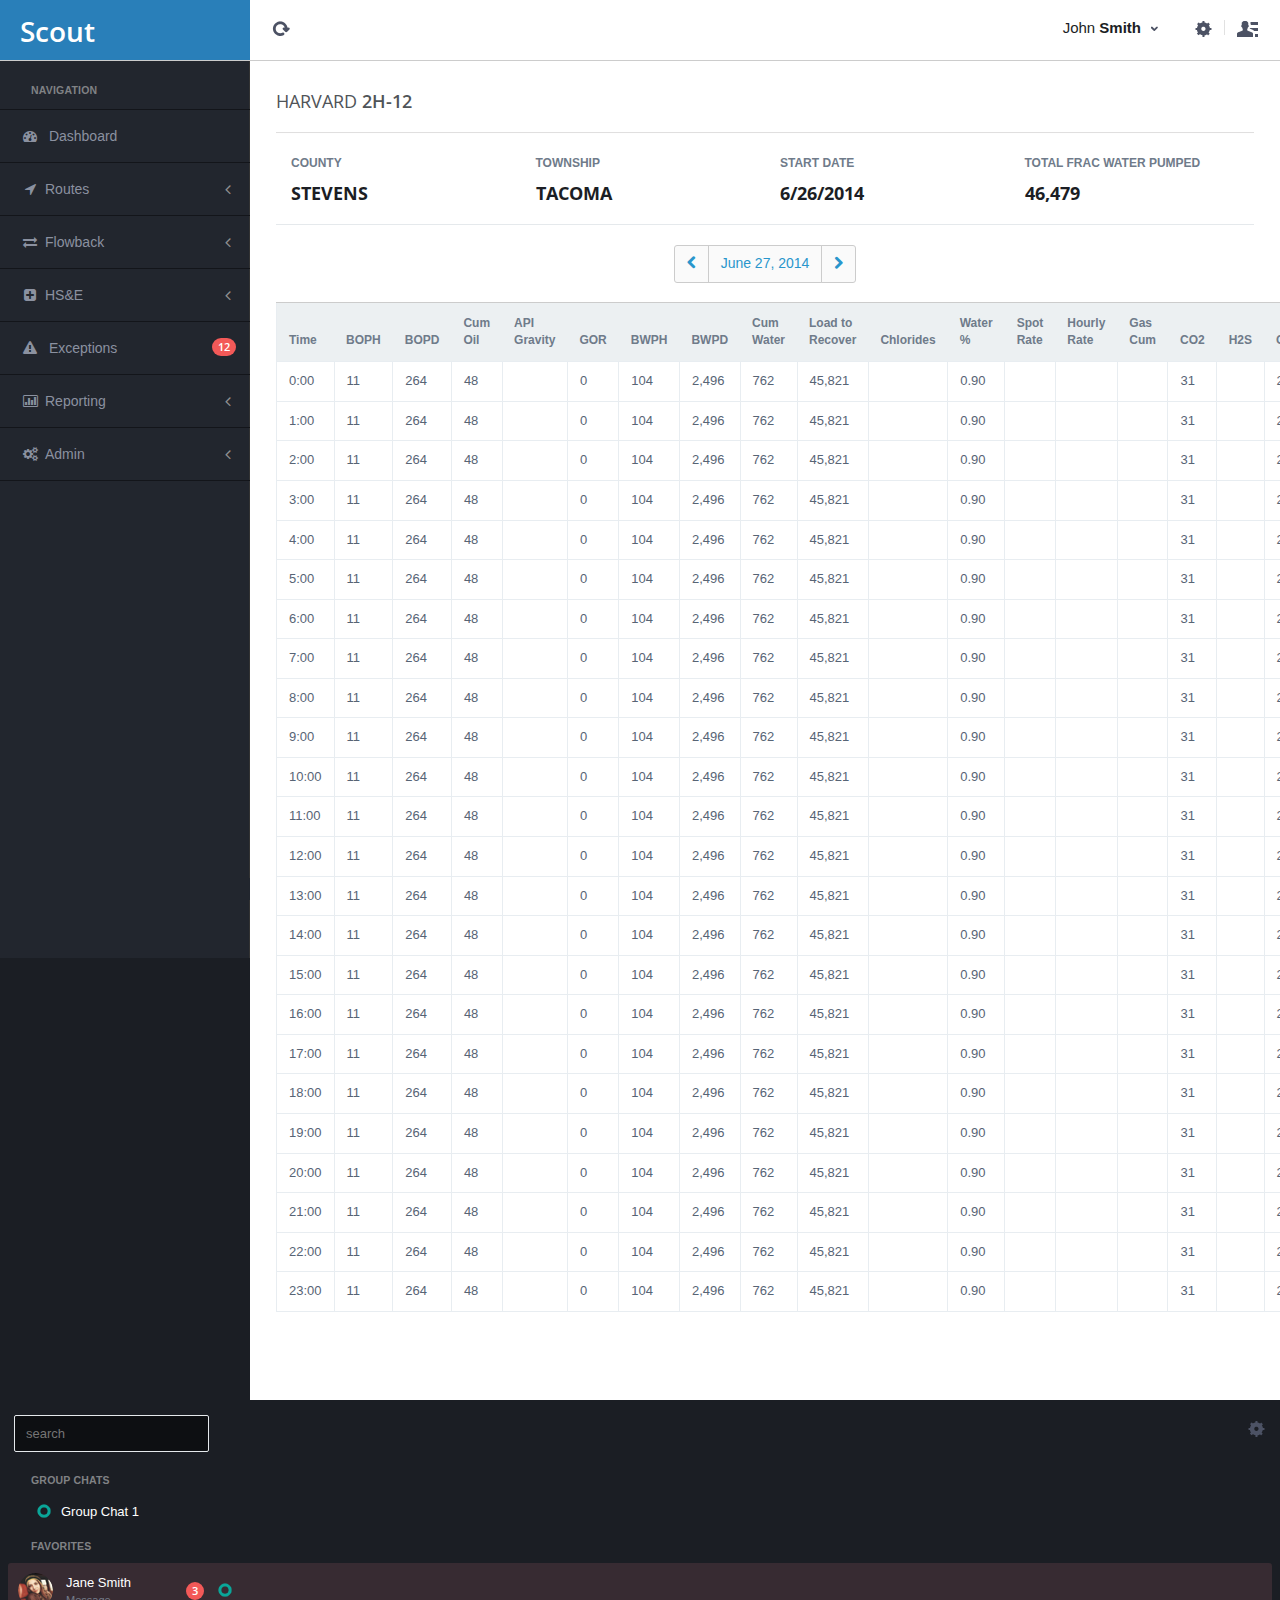
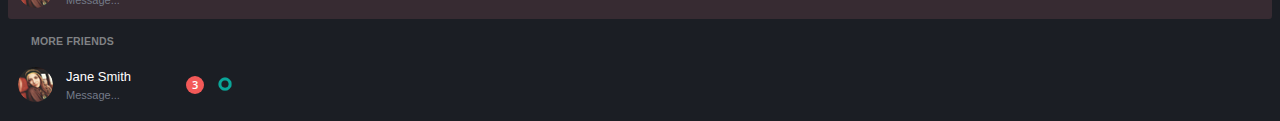
<file: flowback.html>
<!DOCTYPE html>
<html>
<head>
	<title>Title Goes Here</title>
	<meta http-equiv="content-type" content="text/html;charset=UTF-8" />
	<meta charset="utf-8" />
	<meta name="viewport" content="width=device-width, initial-scale=1.0, maximum-scale=1.0, user-scalable=no" />
	<meta content="" name="description" />
	<meta content="" name="author" />

	<!-- NEED TO WORK ON -->

	<link href="assets/plugins/pace/pace-theme-flash.css" rel="stylesheet" type="text/css" media="screen"/>
	<link href="assets/plugins/jquery-slider/css/jquery.sidr.light.css" rel="stylesheet" type="text/css" media="screen"/>
	<link href="assets/plugins/boostrapv3/css/bootstrap.min.css" rel="stylesheet" type="text/css"/>
	<link href="assets/plugins/boostrapv3/css/bootstrap-theme.min.css" rel="stylesheet" type="text/css"/>
	<link href="assets/plugins/font-awesome/css/font-awesome.css" rel="stylesheet" type="text/css"/>
	<link href="assets/css/animate.min.css" rel="stylesheet" type="text/css"/>
	<link href="assets/css/style.css" rel="stylesheet" type="text/css"/>
	<link href="assets/css/responsive.css" rel="stylesheet" type="text/css"/>
	<link href="assets/css/custom-icon-set.css" rel="stylesheet" type="text/css"/>

	<!-- BEGIN CORE JS FRAMEWORK--> 
	<script src="assets/plugins/jquery-1.8.3.min.js" type="text/javascript"></script> 
	<script src="assets/plugins/jquery-ui/jquery-ui-1.10.1.custom.min.js" type="text/javascript"></script> 
	<script src="assets/plugins/boostrapv3/js/bootstrap.min.js" type="text/javascript"></script> 
	<script src="assets/plugins/breakpoints.js" type="text/javascript"></script> 
	<script src="assets/plugins/jquery-unveil/jquery.unveil.min.js" type="text/javascript"></script> 
	<script src="assets/plugins/jquery-block-ui/jqueryblockui.js" type="text/javascript"></script> 
	<!-- END CORE JS FRAMEWORK --> 
	<!-- BEGIN PAGE LEVEL JS --> 	
	<script src="assets/plugins/jquery-slider/jquery.sidr.min.js" type="text/javascript"></script> 	
	<script src="assets/plugins/jquery-slimscroll/jquery.slimscroll.min.js" type="text/javascript"></script> 
	<script src="assets/plugins/pace/pace.min.js" type="text/javascript"></script>  
	<script src="assets/plugins/jquery-numberAnimate/jquery.animateNumbers.js" type="text/javascript"></script>
	<!-- END PAGE LEVEL PLUGINS --> 	
	
	<!-- BEGIN CORE TEMPLATE JS --> 
	<script src="assets/js/core.js" type="text/javascript"></script> 
	<script src="assets/js/chat.js" type="text/javascript"></script> 
	<script src="assets/js/demo.js" type="text/javascript"></script>
	
	
	<script src="https://code.jquery.com/jquery-1.11.1.min.js"></script>
	
	<link href="http://handsontable.com//styles/main.css" rel="stylesheet">
	<link href="http://handsontable.com//bower_components/handsontable/dist/handsontable.full.min.css" rel="stylesheet">
	<script src="http://handsontable.com//bower_components/handsontable/dist/handsontable.full.min.js"></script>
	
	 
	<!-- END CORE TEMPLATE JS --> 

	<!-- END NEED TO WORK ON -->
	
	<style>
	.page-content { 
		margin-left: 250px !important; 
		min-height: 1006px;
	}
	</style>

</head>
<body class="">
<!-- BEGIN HEADER -->
<div class="header navbar navbar-inverse"> 
	<!-- BEGIN TOP NAVIGATION BAR -->
	<div class="navbar-inner">
		<!-- BEGIN NAVIGATION HEADER -->
		<div class="header-seperation"> 
			<!-- BEGIN MOBILE HEADER -->
			<ul class="nav pull-left notifcation-center" id="main-menu-toggle-wrapper" style="display:none">	
				<li class="dropdown">
					<a id="main-menu-toggle" href="#main-menu" class="">
						<div class="iconset top-menu-toggle-white"></div>
					</a>
				</li>		 
			</ul>
			<!-- END MOBILE HEADER -->
			<!-- BEGIN LOGO -->	
			<a href="#">
				<h1 style="font-size:28px;color: white;margin-left: 20px;"><span class="semi-bold">Scout</span></h1>
			</a>
			<!-- END LOGO --> 
		</div>
		<!-- END NAVIGATION HEADER -->
		<!-- BEGIN CONTENT HEADER -->
		<div class="header-quick-nav"> 
			<!-- BEGIN HEADER LEFT SIDE SECTION -->
			<div class="pull-left"> 			
				<!-- BEGIN HEADER QUICK LINKS -->
				<ul class="nav quick-section">
					<li class="quicklinks"><a href="#" class=""><div class="iconset top-reload"></div></a></li>
				</ul>
				<!-- BEGIN HEADER QUICK LINKS -->				
			</div>
			<!-- END HEADER LEFT SIDE SECTION -->
			<!-- BEGIN HEADER RIGHT SIDE SECTION -->
			<div class="pull-right"> 
				<div class="chat-toggler">	
					<!-- BEGIN NOTIFICATION CENTER -->
					<a href="#" class="dropdown-toggle" id="my-task-list" data-placement="bottom" data-content="" data-toggle="dropdown" data-original-title="Settings">
						<div class="user-details"> 
							<div class="username">
								John<span class="bold">&nbsp;Smith</span>									
							</div>						
						</div> 
						<div class="iconset top-down-arrow"></div>
					</a>		
				</div>
				<!-- BEGIN HEADER NAV BUTTONS -->
				<ul class="nav quick-section">
					<!-- BEGIN SETTINGS -->
					<li class="quicklinks"> 
						<a data-toggle="dropdown" class="dropdown-toggle pull-right" href="#" id="user-options">						
							<div class="iconset top-settings-dark"></div> 	
						</a>
						<ul class="dropdown-menu pull-right" role="menu" aria-labelledby="user-options">
							<li><a href="#">Normal Link</a></li>
							<li><a href="#">Badge Link&nbsp;&nbsp;<span class="badge badge-important animated bounceIn">2</span></a></li>
							<li class="divider"></li>                
							<li><a href="#"><i class="fa fa-power-off"></i>&nbsp;&nbsp;Separated Link</a></li>
						</ul>
					</li>
					<!-- END SETTINGS -->
					<li class="quicklinks"><span class="h-seperate"></span></li> 
					<!-- BEGIN CHAT SIDEBAR TOGGLE -->
					<li class="quicklinks"> 	
						<a id="chat-menu-toggle" href="#sidr" class="chat-menu-toggle">
							<div class="iconset top-chat-dark"><span class="badge badge-important hide" id="chat-message-count">1</span></div>
						</a> 
						<!-- BEGIN OPTIONAL RECENT CHAT POP UP NOTIFICATION -->
						<div class="simple-chat-popup chat-menu-toggle hide">
							<div class="simple-chat-popup-arrow"></div>
							<div class="simple-chat-popup-inner">
								<div style="width:100px">
									<div class="semi-bold">Name</div>
									<div class="message">Message...</div>
								</div>
							</div>
						</div>
						<!-- END OPTIONAL RECENT CHAT POP UP NOTIFICATION -->
					</li>
					<!-- END CHAT SIDEBAR TOGGLE --> 
				</ul>
				<!-- END HEADER NAV BUTTONS -->
			</div>
			<!-- END HEADER RIGHT SIDE SECTION -->
		</div> 
		<!-- END CONTENT HEADER --> 
	</div>
	<!-- END TOP NAVIGATION BAR --> 
</div>
<!-- END HEADER -->
	
<!-- BEGIN CONTENT -->
<div class="page-container row-fluid">
	<!-- BEGIN SIDEBAR -->
	<!-- BEGIN MENU -->
	<div class="page-sidebar" id="main-menu"> 
		  <div class="page-sidebar-wrapper" id="main-menu-wrapper">
		<!-- BEGIN SIDEBAR MENU -->	
		<p class="menu-title">NAVIGATION</p>
<ul>	
	<!-- BEGIN SELECTED LINK -->
	<li>
		<a href="#">
			<i class="fa fa-dashboard"></i>
			<span class="title ">Dashboard</span>
			<span class="selected"></span>
		</a>
	</li>
	<!-- END SELECTED LINK -->
	<!-- BEGIN BADGE LINK -->
	<li> <a href="javascript:;"><i class="fa fa-location-arrow"></i><span class="title">Routes</span> <span class="arrow "></span> </a>
		<ul class="sub-menu">
          <li > <a href="javascript:;">Route #1 &nbsp;&nbsp;<span class="badge badge-primary">52</span> <i class="fa fa-angle-right pull-right"></i> </a>
<!--	          <ul class="sub-menu">
				<li > <a href="typography.html"><i class="fa fa-map-marker"></i> Locations &nbsp;<span class="badge badge-important">4</span> </a></li>
				<li > <a href="messages_notifications.html"><i class="fa fa-bar-chart-o"></i> Reporting</a> </li>
				<li > <a href="icons.html"><i class="fa fa-users"></i> Users</a> </li>
	          </ul>-->
          </li>
  	  	  <li > <a href="javascript:;">Route #2 &nbsp;&nbsp;<span class="badge badge-primary">36</span> <i class="fa fa-angle-right pull-right"></i></a>
  	  	  <li > <a href="javascript:;">Route #3 &nbsp;&nbsp;<span class="badge badge-primary">42</span> <i class="fa fa-angle-right pull-right"></i></a>
        </ul>
	</li>
	<li> <a href="javascript:;"><i class="fa fa-exchange"></i><span class="title">Flowback</span> <span class="arrow "></span> </a>
		<ul class="sub-menu">
          <li > <a href="javascript:;">Harvard 2H-12 &nbsp;&nbsp; <i class="fa fa-angle-right pull-right"></i> </a>
<!--	          <ul class="sub-menu">
				<li > <a href="typography.html"><i class="fa fa-map-marker"></i> Locations &nbsp;<span class="badge badge-important">4</span> </a></li>
				<li > <a href="messages_notifications.html"><i class="fa fa-bar-chart-o"></i> Reporting</a> </li>
				<li > <a href="icons.html"><i class="fa fa-users"></i> Users</a> </li>
	          </ul>-->
          </li>
  	  	  <li > <a href="javascript:;">Marshall 2H &nbsp;&nbsp; <i class="fa fa-angle-right pull-right"></i></a>
  	  	  <li > <a href="javascript:;">Wheeler 1 &nbsp;&nbsp; <i class="fa fa-angle-right pull-right"></i></a>
  	  	  <li > <a href="javascript:;">Lone Eagle 1-8 &nbsp;&nbsp; <i class="fa fa-angle-right pull-right"></i></a>
  	  	  <li > <a href="javascript:;">Thornburgh 1H &nbsp;&nbsp; <i class="fa fa-angle-right pull-right"></i></a>
        </ul>
	</li>	
	<!-- END BADGE LINK -->     
	<!-- BEGIN SINGLE LINK -->
	<li> <a href="javascript:;"><i class="fa fa fa-plus-square"></i><span class="title">HS&E </span> <span class="arrow "></span> </a>
			<ul class="sub-menu">
	  	  	  <li > <a href="javascript:;">Incident Report &nbsp;&nbsp; <i class="fa fa-angle-right pull-right"></i></a></li>
	  	  	  <li > <a href="javascript:;">Spill Plan &nbsp;&nbsp; <i class="fa fa-angle-right pull-right"></i></a></li>
	        </ul>
		</li>
	<li class="">
		<a href="#">
			<i class="fa fa-warning"></i>
			<span class="title">Exceptions</span>
			<span class="badge badge-important pull-right">12</span>
		</a>
	</li>	
	<li> <a href="javascript:;"><i class="fa fa-bar-chart-o"></i><span class="title">Reporting</span> <span class="arrow "></span> </a>
			<ul class="sub-menu">
	  	  	  <li > <a href="javascript:;">Sample 1 &nbsp;&nbsp; <i class="fa fa-angle-right pull-right"></i></a></li>
	  	  	  <li > <a href="javascript:;">Sample 2 &nbsp;&nbsp; <i class="fa fa-angle-right pull-right"></i></a></li>
	        </ul>
		</li>	
	<li> <a href="javascript:;"><i class="fa fa-gears"></i><span class="title">Admin</span> <span class="arrow "></span> </a>
			<ul class="sub-menu">
	  	  	  <li > <a href="javascript:;">Users &nbsp;&nbsp; <i class="fa fa-angle-right pull-right"></i></a></li>
	  	  	  <li > <a href="javascript:;">Hierarchy &nbsp;&nbsp; <i class="fa fa-angle-right pull-right"></i></a></li>
	        </ul>
		</li>	
	<!-- END SINGLE LINK -->    	
</ul>
		<!-- END SIDEBAR MENU -->
		<!-- BEGIN SIDEBAR WIDGETS -->
		<div class="side-bar-widgets">
			<!-- BEGIN FOLDER WIDGET 
			<p class="menu-title">FOLDER<span class="pull-right"><a href="#" class="create-folder"><i class="icon-plus"></i></a></span></p>
			<ul class="folders">
				<li><a href="#"><div class="status-icon green"></div>Task 1</a></li>
				 BEGIN HIDDEN INPUT BOX (FOR ADD FOLDER LINK) 
				<li class="folder-input" style="display:none">
					<input type="text" placeholder="Name of folder" class="no-boarder folder-name" name="" id="folder-name">
				</li>
				 END HIDDEN INPUT BOX (FOR ADD FOLDER LINK) 
			</ul>
			 END FOLDER WIDGET -->
			<!-- BEGIN PROJECTS WIDGET 
			<p class="menu-title">PROJECTS</p>
			 BEGIN EXAMPLE 1 
			<div class="status-widget">
				<div class="status-widget-wrapper">
					<div class="title">Project Title<a href="#" class="remove-widget"><i class="icon-custom-cross"></i></a></div>
					<p>Project Description</p>
				</div>
			</div>
			 END EXAMPLE 1 
			 END PROJECTS WIDGET -->
		</div>
		<div class="clearfix"></div>
		<!-- END SIDEBAR WIDGETS --> 
	</div>
	</div>
	<!-- BEGIN SCROLL UP HOVER -->
	<a href="#" class="scrollup">Scroll</a>
	<!-- END SCROLL UP HOVER -->
	<!-- END MENU -->
	<!-- BEGIN SIDEBAR FOOTER WIDGET -->
	<div class="footer-widget">		
		<!--<div class="progress transparent progress-small no-radius no-margin">
			<div data-percentage="79%" class="progress-bar progress-bar-success animate-progress-bar"></div>		
		</div>
		<div class="pull-right">
			<div class="details-status">
				<span data-animation-duration="560" data-value="86" class="animate-number"></span>%
			</div>	-->
			<!--<a href="#"><i class="fa fa-plus pull-right"></i></a>-->
		</div>
	</div>

<!-- BEGIN PAGE CONTAINER-->
<div class="page-content"> 
	<div class="content">  
		<!-- BEGIN PAGE TITLE -->
            <div class="page-title">
                	<h4>Harvard<span class="semi-bold"> 2H-12</span></h4>
            </div><hr>
            <div class="col-md-6">
              <div class="row b-b b-grey p-b-10">
                <div class="col-md-6">
                  <p class="bold small-text">COUNTY</p>
                  <h4  class="bold text-black">Stevens</h4>
                </div>
                <div class="col-md-6">
                  <p class="bold small-text">TOWNSHIP</p>
                  <h4  class="bold text-black">Tacoma</h4>
                </div>
              </div>
            </div>
            <div class="col-md-6">
              <div class="row b-b b-grey p-b-10">
                <div class="col-md-6">
                  <p class="bold small-text">START DATE</p>
                  <h4  class="bold text-black">6/26/2014</h4>
                </div>
                <div class="col-md-6">
                  <p class="bold small-text">TOTAL FRAC WATER PUMPED</p>
                  <h4  class="bold text-black">46,479</h4>
                </div>
              </div>
            </div>
           
            
            

<div class="row">

<script>$(document).ready(function () {

  var container = document.getElementById('basic_example');
  
  var data = function () {
   return Handsontable.helper.createSpreadsheetData(100, 12);
  };
  
  
  var hot = new Handsontable(container, {
    data: data(),
    height: 396,
    colHeaders: false,
    rowHeaders: false,
    stretchH: 'all',
    columnSorting: true,
    contextMenu: true,
    colHeaders: ["Time", "BOPH", "BOPD", "Cum Oil", "API Gravity", "GOR", "BWPH", "BWPD", "Cum Water", "Load to Recover", "Chlorides", "Water %"],
  });
  
  var headerRenderer = function (instance, td, row, col, prop, value, cellProperties) {
      Handsontable.renderers.TextRenderer.apply(this, arguments);
      td.style.fontWeight = 'bold';
      td.style.textAlign = 'center';
    };
  
});</script>


<div id="basic_example"></div>


<center>
  <div class="col-md-12">
  
    <br>
    <div class="btn-group">
      <button class="btn btn-white" type="button"><i class="fa fa-chevron-left"></i></button>
      <button class="btn btn-white">June 27, 2014</button>
      <button class="btn btn-white" type="button"><i class="fa fa-chevron-right"></i> </button>
    </div>
  </div>
  <center>
</div>
               <div class="row">
            	<div class="col-md-12"><br>
                    <table class="table table-bordered" id="example2">
                      <thead>
                        <tr>
                          <th>Time</th>
                          <th>BOPH</th>
                          <th>BOPD</th>
                          <th>Cum Oil</th>
                          <th>API Gravity</th>
                          <th>GOR</th>
                          <th>BWPH</th>
                          <th>BWPD</th>
                          <th>Cum Water</th>
                          <th>Load to Recover</th>
                          <th>Chlorides</th>
                          <th>Water %</th>
                          <th>Spot Rate</th>
                          <th>Hourly Rate</th>
                          <th>Gas Cum</th>
                          <th>CO2</th>
                          <th>H2S</th>
                          <th>CNTL</th>
                          <th>FTP</th>
                          <th>Tbg Choke</th>
                          <th>FCP</th>
                          <th>Csg Choke</th>
                          <th>BOE</th>
                          <th>Comments</th>
                        </tr>
                      </thead>
                      <tbody>
                        <tr class="odd gradeX">
                          <td>0:00</td>
                          <td>11</td>
                          <td>264</td>
                          <td class="center">48</td>
                          <td class="center"></td>
                          <td class="center">0</td>
                          <td class="center">104</td>
                          <td class="center">2,496</td>
                          <td class="center">762</td>
                          <td class="center">45,821</td>
                          <td class="center"></td>
                          <td class="center">0.90</td>
                          <td class="center"></td>
                          <td class="center"></td>
                          <td class="center"></td>
                          <td class="center">31</td>
                          <td class="center"></td>
                          <td class="center">2,125</td>
                          <td class="center">198</td>
                          <td class="center">56/128</td>
                          <td class="center">464</td>
                          <td class="center">32/64</td>
                          <td class="center">480</td>
                          <td class="center"><a href="#" ><i class="fa fa-edit"></i></a></td>
                        </tr>
                        <tr class="even gradeC">
                          <td>1:00</td>
                          <td>11</td>
                          <td>264</td>
                          <td class="center">48</td>
                          <td class="center"></td>
                          <td class="center">0</td>
                          <td class="center">104</td>
                          <td class="center">2,496</td>
                          <td class="center">762</td>
                          <td class="center">45,821</td>
                          <td class="center"></td>
                          <td class="center">0.90</td>
                          <td class="center"></td>
                          <td class="center"></td>
                          <td class="center"></td>
                          <td class="center">31</td>
                          <td class="center"></td>
                          <td class="center">2,125</td>
                          <td class="center">198</td>
                          <td class="center">56/128</td>
                          <td class="center">464</td>
                          <td class="center">32/64</td>
                          <td class="center">480</td>
                          <td class="center"></td>
                        </tr>
                        <tr class="odd gradeA">
                          <td>2:00</td>
                          <td>11</td>
                          <td>264</td>
                          <td class="center">48</td>
                          <td class="center"></td>
                          <td class="center">0</td>
                          <td class="center">104</td>
                          <td class="center">2,496</td>
                          <td class="center">762</td>
                          <td class="center">45,821</td>
                          <td class="center"></td>
                          <td class="center">0.90</td>
                          <td class="center"></td>
                          <td class="center"></td>
                          <td class="center"></td>
                          <td class="center">31</td>
                          <td class="center"></td>
                          <td class="center">2,125</td>
                          <td class="center">198</td>
                          <td class="center">56/128</td>
                          <td class="center">464</td>
                          <td class="center">32/64</td>
                          <td class="center">480</td>
                          <td class="center"></td>
                        </tr>
                        <tr class="even gradeA">
                          <td>3:00</td>
                          <td>11</td>
                          <td>264</td>
                          <td class="center">48</td>
                          <td class="center"></td>
                          <td class="center">0</td>
                          <td class="center">104</td>
                          <td class="center">2,496</td>
                          <td class="center">762</td>
                          <td class="center">45,821</td>
                          <td class="center"></td>
                          <td class="center">0.90</td>
                          <td class="center"></td>
                          <td class="center"></td>
                          <td class="center"></td>
                          <td class="center">31</td>
                          <td class="center"></td>
                          <td class="center">2,125</td>
                          <td class="center">198</td>
                          <td class="center">56/128</td>
                          <td class="center">464</td>
                          <td class="center">32/64</td>
                          <td class="center">480</td>
                          <td class="center"></td>
                        </tr>
                        <tr class="odd gradeA">
                          <td>4:00</td>
                          <td>11</td>
                          <td>264</td>
                          <td class="center">48</td>
                          <td class="center"></td>
                          <td class="center">0</td>
                          <td class="center">104</td>
                          <td class="center">2,496</td>
                          <td class="center">762</td>
                          <td class="center">45,821</td>
                          <td class="center"></td>
                          <td class="center">0.90</td>
                          <td class="center"></td>
                          <td class="center"></td>
                          <td class="center"></td>
                          <td class="center">31</td>
                          <td class="center"></td>
                          <td class="center">2,125</td>
                          <td class="center">198</td>
                          <td class="center">56/128</td>
                          <td class="center">464</td>
                          <td class="center">32/64</td>
                          <td class="center">480</td>
                          <td class="center"></td>
                        </tr>
                        <tr class="even gradeA">
                          <td>5:00</td>
                          <td>11</td>
                          <td>264</td>
                          <td class="center">48</td>
                          <td class="center"></td>
                          <td class="center">0</td>
                          <td class="center">104</td>
                          <td class="center">2,496</td>
                          <td class="center">762</td>
                          <td class="center">45,821</td>
                          <td class="center"></td>
                          <td class="center">0.90</td>
                          <td class="center"></td>
                          <td class="center"></td>
                          <td class="center"></td>
                          <td class="center">31</td>
                          <td class="center"></td>
                          <td class="center">2,125</td>
                          <td class="center">198</td>
                          <td class="center">56/128</td>
                          <td class="center">464</td>
                          <td class="center">32/64</td>
                          <td class="center">480</td>
                          <td class="center"></td>
                        </tr>
                        <tr class="gradeA">
                          <td>6:00</td>
                          <td>11</td>
                          <td>264</td>
                          <td class="center">48</td>
                          <td class="center"></td>
                          <td class="center">0</td>
                          <td class="center">104</td>
                          <td class="center">2,496</td>
                          <td class="center">762</td>
                          <td class="center">45,821</td>
                          <td class="center"></td>
                          <td class="center">0.90</td>
                          <td class="center"></td>
                          <td class="center"></td>
                          <td class="center"></td>
                          <td class="center">31</td>
                          <td class="center"></td>
                          <td class="center">2,125</td>
                          <td class="center">198</td>
                          <td class="center">56/128</td>
                          <td class="center">464</td>
                          <td class="center">32/64</td>
                          <td class="center">480</td>
                          <td class="center"></td>
                        </tr>
                        <tr class="gradeA">
                          <td>7:00</td>
                          <td>11</td>
                          <td>264</td>
                          <td class="center">48</td>
                          <td class="center"></td>
                          <td class="center">0</td>
                          <td class="center">104</td>
                          <td class="center">2,496</td>
                          <td class="center">762</td>
                          <td class="center">45,821</td>
                          <td class="center"></td>
                          <td class="center">0.90</td>
                          <td class="center"></td>
                          <td class="center"></td>
                          <td class="center"></td>
                          <td class="center">31</td>
                          <td class="center"></td>
                          <td class="center">2,125</td>
                          <td class="center">198</td>
                          <td class="center">56/128</td>
                          <td class="center">464</td>
                          <td class="center">32/64</td>
                          <td class="center">480</td>
                          <td class="center"></td>
                        </tr>
                        <tr class="gradeA">
                          <td>8:00</td>
                          <td>11</td>
                          <td>264</td>
                          <td class="center">48</td>
                          <td class="center"></td>
                          <td class="center">0</td>
                          <td class="center">104</td>
                          <td class="center">2,496</td>
                          <td class="center">762</td>
                          <td class="center">45,821</td>
                          <td class="center"></td>
                          <td class="center">0.90</td>
                          <td class="center"></td>
                          <td class="center"></td>
                          <td class="center"></td>
                          <td class="center">31</td>
                          <td class="center"></td>
                          <td class="center">2,125</td>
                          <td class="center">198</td>
                          <td class="center">56/128</td>
                          <td class="center">464</td>
                          <td class="center">32/64</td>
                          <td class="center">480</td>
                          <td class="center"></td>
                        </tr>
                        <tr class="gradeA">
                          <td>9:00</td>
                          <td>11</td>
                          <td>264</td>
                          <td class="center">48</td>
                          <td class="center"></td>
                          <td class="center">0</td>
                          <td class="center">104</td>
                          <td class="center">2,496</td>
                          <td class="center">762</td>
                          <td class="center">45,821</td>
                          <td class="center"></td>
                          <td class="center">0.90</td>
                          <td class="center"></td>
                          <td class="center"></td>
                          <td class="center"></td>
                          <td class="center">31</td>
                          <td class="center"></td>
                          <td class="center">2,125</td>
                          <td class="center">198</td>
                          <td class="center">56/128</td>
                          <td class="center">464</td>
                          <td class="center">32/64</td>
                          <td class="center">480</td>
                          <td class="center"></td>
                        </tr>
                        <tr class="gradeA">
                          <td>10:00</td>
                          <td>11</td>
                          <td>264</td>
                          <td class="center">48</td>
                          <td class="center"></td>
                          <td class="center">0</td>
                          <td class="center">104</td>
                          <td class="center">2,496</td>
                          <td class="center">762</td>
                          <td class="center">45,821</td>
                          <td class="center"></td>
                          <td class="center">0.90</td>
                          <td class="center"></td>
                          <td class="center"></td>
                          <td class="center"></td>
                          <td class="center">31</td>
                          <td class="center"></td>
                          <td class="center">2,125</td>
                          <td class="center">198</td>
                          <td class="center">56/128</td>
                          <td class="center">464</td>
                          <td class="center">32/64</td>
                          <td class="center">480</td>
                          <td class="center"></td>
                        </tr>
                        <tr class="odd gradeX">
                          <td>11:00</td>
                          <td>11</td>
                          <td>264</td>
                          <td class="center">48</td>
                          <td class="center"></td>
                          <td class="center">0</td>
                          <td class="center">104</td>
                          <td class="center">2,496</td>
                          <td class="center">762</td>
                          <td class="center">45,821</td>
                          <td class="center"></td>
                          <td class="center">0.90</td>
                          <td class="center"></td>
                          <td class="center"></td>
                          <td class="center"></td>
                          <td class="center">31</td>
                          <td class="center"></td>
                          <td class="center">2,125</td>
                          <td class="center">198</td>
                          <td class="center">56/128</td>
                          <td class="center">464</td>
                          <td class="center">32/64</td>
                          <td class="center">480</td>
                          <td class="center"></td>
                        </tr>
                        <tr class="even gradeC">
                          <td>12:00</td>
                          <td>11</td>
                          <td>264</td>
                          <td class="center">48</td>
                          <td class="center"></td>
                          <td class="center">0</td>
                          <td class="center">104</td>
                          <td class="center">2,496</td>
                          <td class="center">762</td>
                          <td class="center">45,821</td>
                          <td class="center"></td>
                          <td class="center">0.90</td>
                          <td class="center"></td>
                          <td class="center"></td>
                          <td class="center"></td>
                          <td class="center">31</td>
                          <td class="center"></td>
                          <td class="center">2,125</td>
                          <td class="center">198</td>
                          <td class="center">56/128</td>
                          <td class="center">464</td>
                          <td class="center">32/64</td>
                          <td class="center">480</td>
                          <td class="center"></td>
                        </tr>
                        <tr class="odd gradeA">
                          <td>13:00</td>
                          <td>11</td>
                          <td>264</td>
                          <td class="center">48</td>
                          <td class="center"></td>
                          <td class="center">0</td>
                          <td class="center">104</td>
                          <td class="center">2,496</td>
                          <td class="center">762</td>
                          <td class="center">45,821</td>
                          <td class="center"></td>
                          <td class="center">0.90</td>
                          <td class="center"></td>
                          <td class="center"></td>
                          <td class="center"></td>
                          <td class="center">31</td>
                          <td class="center"></td>
                          <td class="center">2,125</td>
                          <td class="center">198</td>
                          <td class="center">56/128</td>
                          <td class="center">464</td>
                          <td class="center">32/64</td>
                          <td class="center">480</td>
                          <td class="center"></td>
                        </tr>
                        <tr class="even gradeA">
                          <td>14:00</td>
                          <td>11</td>
                          <td>264</td>
                          <td class="center">48</td>
                          <td class="center"></td>
                          <td class="center">0</td>
                          <td class="center">104</td>
                          <td class="center">2,496</td>
                          <td class="center">762</td>
                          <td class="center">45,821</td>
                          <td class="center"></td>
                          <td class="center">0.90</td>
                          <td class="center"></td>
                          <td class="center"></td>
                          <td class="center"></td>
                          <td class="center">31</td>
                          <td class="center"></td>
                          <td class="center">2,125</td>
                          <td class="center">198</td>
                          <td class="center">56/128</td>
                          <td class="center">464</td>
                          <td class="center">32/64</td>
                          <td class="center">480</td>
                          <td class="center"></td>
                        </tr>
                        <tr class="odd gradeA">
                          <td>15:00</td>
                          <td>11</td>
                          <td>264</td>
                          <td class="center">48</td>
                          <td class="center"></td>
                          <td class="center">0</td>
                          <td class="center">104</td>
                          <td class="center">2,496</td>
                          <td class="center">762</td>
                          <td class="center">45,821</td>
                          <td class="center"></td>
                          <td class="center">0.90</td>
                          <td class="center"></td>
                          <td class="center"></td>
                          <td class="center"></td>
                          <td class="center">31</td>
                          <td class="center"></td>
                          <td class="center">2,125</td>
                          <td class="center">198</td>
                          <td class="center">56/128</td>
                          <td class="center">464</td>
                          <td class="center">32/64</td>
                          <td class="center">480</td>
                          <td class="center"></td>
                        </tr>
                        <tr class="even gradeA">
                          <td>16:00</td>
                          <td>11</td>
                          <td>264</td>
                          <td class="center">48</td>
                          <td class="center"></td>
                          <td class="center">0</td>
                          <td class="center">104</td>
                          <td class="center">2,496</td>
                          <td class="center">762</td>
                          <td class="center">45,821</td>
                          <td class="center"></td>
                          <td class="center">0.90</td>
                          <td class="center"></td>
                          <td class="center"></td>
                          <td class="center"></td>
                          <td class="center">31</td>
                          <td class="center"></td>
                          <td class="center">2,125</td>
                          <td class="center">198</td>
                          <td class="center">56/128</td>
                          <td class="center">464</td>
                          <td class="center">32/64</td>
                          <td class="center">480</td>
                          <td class="center"></td>
                        </tr>
                        <tr class="gradeA">
                          <td>17:00</td>
                          <td>11</td>
                          <td>264</td>
                          <td class="center">48</td>
                          <td class="center"></td>
                          <td class="center">0</td>
                          <td class="center">104</td>
                          <td class="center">2,496</td>
                          <td class="center">762</td>
                          <td class="center">45,821</td>
                          <td class="center"></td>
                          <td class="center">0.90</td>
                          <td class="center"></td>
                          <td class="center"></td>
                          <td class="center"></td>
                          <td class="center">31</td>
                          <td class="center"></td>
                          <td class="center">2,125</td>
                          <td class="center">198</td>
                          <td class="center">56/128</td>
                          <td class="center">464</td>
                          <td class="center">32/64</td>
                          <td class="center">480</td>
                          <td class="center"></td>
                        </tr>
                        <tr class="gradeA">
                          <td>18:00</td>
                          <td>11</td>
                          <td>264</td>
                          <td class="center">48</td>
                          <td class="center"></td>
                          <td class="center">0</td>
                          <td class="center">104</td>
                          <td class="center">2,496</td>
                          <td class="center">762</td>
                          <td class="center">45,821</td>
                          <td class="center"></td>
                          <td class="center">0.90</td>
                          <td class="center"></td>
                          <td class="center"></td>
                          <td class="center"></td>
                          <td class="center">31</td>
                          <td class="center"></td>
                          <td class="center">2,125</td>
                          <td class="center">198</td>
                          <td class="center">56/128</td>
                          <td class="center">464</td>
                          <td class="center">32/64</td>
                          <td class="center">480</td>
                          <td class="center"></td>
                        </tr>
                        <tr class="gradeA">
                          <td>19:00</td>
                          <td>11</td>
                          <td>264</td>
                          <td class="center">48</td>
                          <td class="center"></td>
                          <td class="center">0</td>
                          <td class="center">104</td>
                          <td class="center">2,496</td>
                          <td class="center">762</td>
                          <td class="center">45,821</td>
                          <td class="center"></td>
                          <td class="center">0.90</td>
                          <td class="center"></td>
                          <td class="center"></td>
                          <td class="center"></td>
                          <td class="center">31</td>
                          <td class="center"></td>
                          <td class="center">2,125</td>
                          <td class="center">198</td>
                          <td class="center">56/128</td>
                          <td class="center">464</td>
                          <td class="center">32/64</td>
                          <td class="center">480</td>
                          <td class="center"></td>
                        </tr>
                        <tr class="gradeA">
                          <td>20:00</td>
                          <td>11</td>
                          <td>264</td>
                          <td class="center">48</td>
                          <td class="center"></td>
                          <td class="center">0</td>
                          <td class="center">104</td>
                          <td class="center">2,496</td>
                          <td class="center">762</td>
                          <td class="center">45,821</td>
                          <td class="center"></td>
                          <td class="center">0.90</td>
                          <td class="center"></td>
                          <td class="center"></td>
                          <td class="center"></td>
                          <td class="center">31</td>
                          <td class="center"></td>
                          <td class="center">2,125</td>
                          <td class="center">198</td>
                          <td class="center">56/128</td>
                          <td class="center">464</td>
                          <td class="center">32/64</td>
                          <td class="center">480</td>
                          <td class="center"></td>
                        </tr>
                        <tr class="gradeA">
                          <td>21:00</td>
                          <td>11</td>
                          <td>264</td>
                          <td class="center">48</td>
                          <td class="center"></td>
                          <td class="center">0</td>
                          <td class="center">104</td>
                          <td class="center">2,496</td>
                          <td class="center">762</td>
                          <td class="center">45,821</td>
                          <td class="center"></td>
                          <td class="center">0.90</td>
                          <td class="center"></td>
                          <td class="center"></td>
                          <td class="center"></td>
                          <td class="center">31</td>
                          <td class="center"></td>
                          <td class="center">2,125</td>
                          <td class="center">198</td>
                          <td class="center">56/128</td>
                          <td class="center">464</td>
                          <td class="center">32/64</td>
                          <td class="center">480</td>
                          <td class="center"></td>
                        </tr>
                        <tr class="gradeA">
                          <td>22:00</td>
                          <td>11</td>
                          <td>264</td>
                          <td class="center">48</td>
                          <td class="center"></td>
                          <td class="center">0</td>
                          <td class="center">104</td>
                          <td class="center">2,496</td>
                          <td class="center">762</td>
                          <td class="center">45,821</td>
                          <td class="center"></td>
                          <td class="center">0.90</td>
                          <td class="center"></td>
                          <td class="center"></td>
                          <td class="center"></td>
                          <td class="center">31</td>
                          <td class="center"></td>
                          <td class="center">2,125</td>
                          <td class="center">198</td>
                          <td class="center">56/128</td>
                          <td class="center">464</td>
                          <td class="center">32/64</td>
                          <td class="center">480</td>
                          <td class="center"></td>
                        </tr>
                        <tr class="gradeA">
                          <td>23:00</td>
                          <td>11</td>
                          <td>264</td>
                          <td class="center">48</td>
                          <td class="center"></td>
                          <td class="center">0</td>
                          <td class="center">104</td>
                          <td class="center">2,496</td>
                          <td class="center">762</td>
                          <td class="center">45,821</td>
                          <td class="center"></td>
                          <td class="center">0.90</td>
                          <td class="center"></td>
                          <td class="center"></td>
                          <td class="center"></td>
                          <td class="center">31</td>
                          <td class="center"></td>
                          <td class="center">2,125</td>
                          <td class="center">198</td>
                          <td class="center">56/128</td>
                          <td class="center">464</td>
                          <td class="center">32/64</td>
                          <td class="center">480</td>
                          <td class="center"></td>
                        </tr>
                      </tbody>
                    </table>                    
                 </div>
            </div>
            <!-- END PLACE PAGE CONTENT HERE -->
	</div>
</div>
<!-- END PAGE CONTAINER -->
		</div>
	</div>
	<!-- END PAGE CONTAINER -->
</div>
<!-- END CONTENT --> 

<!-- BEGIN CHAT --> 
<div id="sidr" class="chat-window-wrapper">
	<div id="main-chat-wrapper">
		<div class="chat-window-wrapper fadeIn" id="chat-users">
			<!-- BEGIN CHAT HEADER -->
			<div class="chat-header">	
				<!-- BEGIN CHAT SEARCH BAR -->
				<div class="pull-left">
					<input type="text" placeholder="search">
				</div>
				<!-- END CHAT SEARCH BAR -->
				<!-- BEGIN CHAT QUICKLINKS -->		
				<div class="pull-right">
					<a href="#" class=""><div class="iconset top-settings-dark"></div></a>
				</div>
				<!-- END CHAT QUICKLINKS -->			
			</div>
			<!-- END CHAT HEADER -->	
			<!-- BEGIN GROUP WIDGET -->
			<div class="side-widget">
				<div class="side-widget-title">group chats</div>
				<div class="side-widget-content">
					<div id="groups-list">
						<ul class="groups">
							<li><a href="#"><div class="status-icon green"></div>Group Chat 1</a></li>
						</ul>
					</div>
				</div>
			</div>
			<!-- END GROUP WIDGET -->
			<!-- BEGIN FAVORITES WIDGET -->
			<div class="side-widget fadeIn">
				<div class="side-widget-title">favorites</div>
				<div class="side-widget-content">
					<!-- BEGIN SAMPLE CHAT -->
					<div class="user-details-wrapper active" data-chat-status="online" data-chat-user-pic="assets/img/profiles/d.jpg" data-chat-user-pic-retina="assets/img/profiles/d2x.jpg" data-user-name="Jane Smith">
						<!-- BEGIN PROFILE PIC -->
						<div class="user-profile">
								<img src="assets/img/profiles/d.jpg" alt="" data-src="assets/img/profiles/d.jpg" data-src-retina="assets/img/profiles/d2x.jpg" width="35" height="35">
							</div>
						<!-- END PROFILE PIC -->
						<!-- BEGIN MESSAGE -->
						<div class="user-details">
								<div class="user-name">Jane Smith</div>
								<div class="user-more">Message...</div>
							</div>
						<!-- END MESSAGE -->
						<!-- BEGIN MESSAGES BADGE -->
						<div class="user-details-status-wrapper">
								<span class="badge badge-important">3</span>
							</div>
						<!-- END MESSAGES BADGE -->
						<!-- BEGIN STATUS -->
						<div class="user-details-count-wrapper">
								<div class="status-icon green"></div>
							</div>
						<!-- END STATUS -->
						<div class="clearfix"></div>
					</div>
					<!-- END SAMPLE CHAT -->	
				</div>
			</div>
			<!-- END FAVORITES WIDGET -->
			<!-- BEGIN MORE FRIENDS WIDGET -->
			<div class="side-widget">
				<div class="side-widget-title">more friends</div>
				<div class="side-widget-content" id="friends-list">
					<!-- BEGIN SAMPLE CHAT -->
					<div class="user-details-wrapper" data-chat-status="online" data-chat-user-pic="assets/img/profiles/d.jpg" data-chat-user-pic-retina="assets/img/profiles/d2x.jpg" data-user-name="Jane Smith">
						<!-- BEGIN PROFILE PIC -->
						<div class="user-profile">
							<img src="assets/img/profiles/d.jpg" alt="" data-src="assets/img/profiles/d.jpg" data-src-retina="assets/img/profiles/d2x.jpg" width="35" height="35">
						</div>
						<!-- END PROFILE PIC -->
						<!-- BEGIN MESSAGE -->
						<div class="user-details">
							<div class="user-name">Jane Smith</div>
							<div class="user-more">Message...</div>
						</div>
						<!-- END MESSAGE -->
						<!-- BEGIN MESSAGES BADGE -->
						<div class="user-details-status-wrapper">
							<span class="badge badge-important">3</span>
						</div>
						<!-- END MESSAGES BADGE -->
						<!-- BEGIN STATUS -->
						<div class="user-details-count-wrapper">
							<div class="status-icon green"></div>
						</div>
						<!-- END STATUS -->
						<div class="clearfix"></div>
					</div>
					<!-- END SAMPLE CHAT -->
				</div>		
			</div>
			<!-- END MORE FRIENDS WIDGET -->
		</div>		
		<!-- BEGIN DUMMY CHAT CONVERSATION -->
		<div class="chat-window-wrapper fadeIn" id="messages-wrapper" style="display:none">
			<!-- BEGIN CHAT HEADER BAR -->
			<div class="chat-header">	
				<!-- BEGIN SEARCH BAR -->
				<div class="pull-left">
					<input type="text" placeholder="search">
				</div>		
				<!-- END SEARCH BAR -->
				<!-- BEGIN CLOSE TOGGLE -->
				<div class="pull-right">
					<a href="#" class=""><div class="iconset top-settings-dark"></div></a>
				</div>	
				<!-- END CLOSE TOGGLE -->				
			</div>
			<div class="clearfix"></div>
			<!-- END CHAT HEADER BAR -->
			<!-- BEGIN CHAT BODY -->
			<div class="chat-messages-header">
				<div class="status online"></div>
				<span class="semi-bold">Jane Smith(Typing..)</span>
				<a href="#" class="chat-back"><i class="icon-custom-cross"></i></a>
			</div>
			<!-- BEGIN CHAT MESSAGES CONTAINER -->
			<div class="chat-messages">
				<!-- BEGIN TIME STAMP EXAMPLE -->
				<div class="sent_time">Yesterday 11:25pm</div>
				<!-- END TIME STAMP EXAMPLE -->
				<!-- BEGIN EXAMPLE CHAT MESSAGE -->
				<div class="user-details-wrapper">
					<!-- BEGIN MESSENGER PROFILE -->
					<div class="user-profile">
						<img src="assets/img/profiles/d.jpg" alt="" data-src="assets/img/profiles/d.jpg" data-src-retina="assets/img/profiles/d2x.jpg" width="35" height="35">
					</div>
					<!-- END MESSENGER PROFILE -->
					<!-- BEGIN MESSENGER MESSAGE -->
					<div class="user-details">
						<div class="bubble">Hello, You there?</div>
					</div>
					<!-- END MESSENGER MESSAGE -->					
					<div class="clearfix"></div>
					<!-- BEGIN TIMESTAMP ON CLICK TOGGLE -->
					<div class="sent_time off">Yesterday 11:25pm</div>
					<!-- END TIMESTAMP ON CLICK TOGGLE -->
				</div>
				<!-- END EXAMPLE CHAT MESSAGE -->
				<!-- BEGIN TIME STAMP EXAMPLE -->
				<div class="sent_time">Today 11:25pm</div>
				<!-- BEGIN TIME STAMP EXAMPLE -->				
				<!-- BEGIN EXAMPLE CHAT MESSAGE (FROM SELF) -->
				<div class="user-details-wrapper pull-right">
					<!-- BEGIN MESSENGER MESSAGE -->
					<div class="user-details">
						<div class="bubble sender">Let me know when you free</div>
					</div>					
					<!-- END MESSENGER MESSAGE -->
					<div class="clearfix"></div>
					<!-- BEGIN TIMESTAMP ON CLICK TOGGLE -->
					<div class="sent_time off">Sent On Tue, 2:45pm</div>
					<!-- END TIMESTAMP ON CLICK TOGGLE -->
				</div>	
				<!-- END EXAMPLE CHAT MESSAGE (FROM SELF) -->	
			</div>
			<!-- END CHAT MESSAGES CONTAINER -->
		</div>
		<div class="chat-input-wrapper" style="display:none">
			<textarea id="chat-message-input" rows="1" placeholder="Type your message"></textarea>
		</div>
		<div class="clearfix"></div>
		<!-- END DUMMY CHAT CONVERSATION -->
	</div>
</div>
<!-- END CHAT --> 
</body>
</html>
</file>
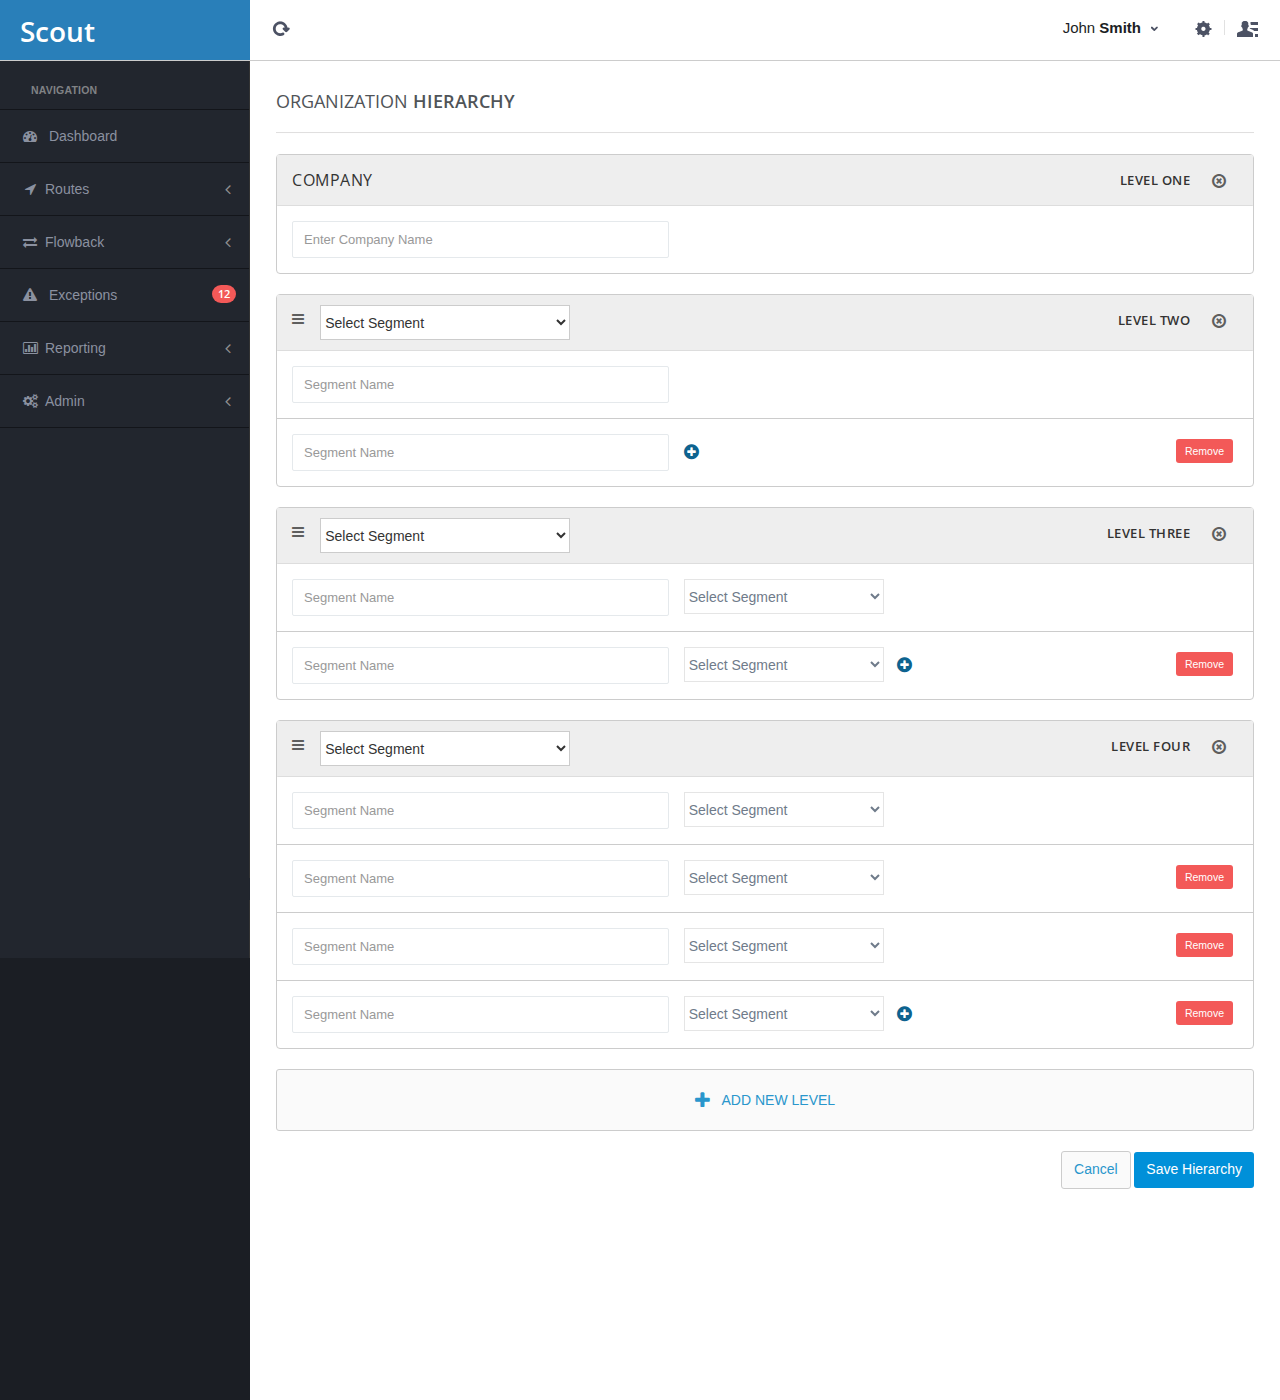
<file: hierarchy.html>
<!DOCTYPE html>
<html>
<head>
	<title>Title Goes Here</title>
	<meta http-equiv="content-type" content="text/html;charset=UTF-8" />
	<meta charset="utf-8" />
	<meta name="viewport" content="width=device-width, initial-scale=1.0, maximum-scale=1.0, user-scalable=no" />
	<meta content="" name="description" />
	<meta content="" name="author" />

	<!-- NEED TO WORK ON -->

	<link href="assets/plugins/pace/pace-theme-flash.css" rel="stylesheet" type="text/css" media="screen"/>
	<link href="assets/plugins/jquery-slider/css/jquery.sidr.light.css" rel="stylesheet" type="text/css" media="screen"/>
	<link href="assets/plugins/boostrapv3/css/bootstrap.min.css" rel="stylesheet" type="text/css"/>
	<link href="assets/plugins/boostrapv3/css/bootstrap-theme.min.css" rel="stylesheet" type="text/css"/>
	<link href="assets/plugins/font-awesome/css/font-awesome.css" rel="stylesheet" type="text/css"/>
	<link href="assets/css/animate.min.css" rel="stylesheet" type="text/css"/>
	<link href="assets/css/style.css" rel="stylesheet" type="text/css"/>
	<link href="assets/css/responsive.css" rel="stylesheet" type="text/css"/>
	<link href="assets/css/custom-icon-set.css" rel="stylesheet" type="text/css"/>

	<!-- BEGIN CORE JS FRAMEWORK--> 
	<script src="assets/plugins/jquery-1.8.3.min.js" type="text/javascript"></script> 
	<script src="assets/plugins/jquery-ui/jquery-ui-1.10.1.custom.min.js" type="text/javascript"></script> 
	<script src="assets/plugins/boostrapv3/js/bootstrap.min.js" type="text/javascript"></script> 
	<script src="assets/plugins/breakpoints.js" type="text/javascript"></script> 
	<script src="assets/plugins/jquery-unveil/jquery.unveil.min.js" type="text/javascript"></script> 
	<script src="assets/plugins/jquery-block-ui/jqueryblockui.js" type="text/javascript"></script> 
	<!-- END CORE JS FRAMEWORK --> 
	<!-- BEGIN PAGE LEVEL JS --> 	
	<script src="assets/plugins/jquery-slider/jquery.sidr.min.js" type="text/javascript"></script> 	
	<script src="assets/plugins/jquery-slimscroll/jquery.slimscroll.min.js" type="text/javascript"></script> 
	<script src="assets/plugins/pace/pace.min.js" type="text/javascript"></script>  
	<script src="assets/plugins/jquery-numberAnimate/jquery.animateNumbers.js" type="text/javascript"></script>
	<!-- END PAGE LEVEL PLUGINS --> 	
	
	<!-- BEGIN CORE TEMPLATE JS --> 
	<script src="assets/js/core.js" type="text/javascript"></script> 
	<script src="assets/js/chat.js" type="text/javascript"></script> 
	<script src="assets/js/demo.js" type="text/javascript"></script> 
	<!-- END CORE TEMPLATE JS --> 

	<!-- END NEED TO WORK ON -->
	
	<style>
	.page-content { 
		margin-left: 250px !important; 
		min-height: 1006px;
	}
	</style>

</head>
<body class="">
<!-- BEGIN HEADER -->
<div class="header navbar navbar-inverse"> 
	<!-- BEGIN TOP NAVIGATION BAR -->
	<div class="navbar-inner">
		<!-- BEGIN NAVIGATION HEADER -->
		<div class="header-seperation"> 
			<!-- BEGIN MOBILE HEADER -->
			<ul class="nav pull-left notifcation-center" id="main-menu-toggle-wrapper" style="display:none">	
				<li class="dropdown">
					<a id="main-menu-toggle" href="#main-menu" class="">
						<div class="iconset top-menu-toggle-white"></div>
					</a>
				</li>		 
			</ul>
			<!-- END MOBILE HEADER -->
			<!-- BEGIN LOGO -->	
			<a href="#">
				<h1 style="font-size:28px;color: white;margin-left: 20px;"><span class="semi-bold">Scout</span></h1>
			</a>
			<!-- END LOGO --> 
		</div>
		<!-- END NAVIGATION HEADER -->
		<!-- BEGIN CONTENT HEADER -->
		<div class="header-quick-nav"> 
			<!-- BEGIN HEADER LEFT SIDE SECTION -->
			<div class="pull-left"> 			
				<!-- BEGIN HEADER QUICK LINKS -->
				<ul class="nav quick-section">
					<li class="quicklinks"><a href="#" class=""><div class="iconset top-reload"></div></a></li>
				</ul>
				<!-- BEGIN HEADER QUICK LINKS -->				
			</div>
			<!-- END HEADER LEFT SIDE SECTION -->
			<!-- BEGIN HEADER RIGHT SIDE SECTION -->
			<div class="pull-right"> 
				<div class="chat-toggler">	
					<!-- BEGIN NOTIFICATION CENTER -->
					<a href="#" class="dropdown-toggle" id="my-task-list" data-placement="bottom" data-content="" data-toggle="dropdown" data-original-title="Settings">
						<div class="user-details"> 
							<div class="username">
								John<span class="bold">&nbsp;Smith</span>									
							</div>						
						</div> 
						<div class="iconset top-down-arrow"></div>
					</a>		
				</div>
				<!-- BEGIN HEADER NAV BUTTONS -->
				<ul class="nav quick-section">
					<!-- BEGIN SETTINGS -->
					<li class="quicklinks"> 
						<a data-toggle="dropdown" class="dropdown-toggle pull-right" href="#" id="user-options">						
							<div class="iconset top-settings-dark"></div> 	
						</a>
						<ul class="dropdown-menu pull-right" role="menu" aria-labelledby="user-options">
							<li><a href="#">Normal Link</a></li>
							<li><a href="#">Badge Link&nbsp;&nbsp;<span class="badge badge-important animated bounceIn">2</span></a></li>
							<li class="divider"></li>                
							<li><a href="#"><i class="fa fa-power-off"></i>&nbsp;&nbsp;Separated Link</a></li>
						</ul>
					</li>
					<!-- END SETTINGS -->
					<li class="quicklinks"><span class="h-seperate"></span></li> 
					<!-- BEGIN CHAT SIDEBAR TOGGLE -->
					<li class="quicklinks"> 	
						<a id="chat-menu-toggle" href="#sidr" class="chat-menu-toggle">
							<div class="iconset top-chat-dark"><span class="badge badge-important hide" id="chat-message-count">1</span></div>
						</a> 
						<!-- BEGIN OPTIONAL RECENT CHAT POP UP NOTIFICATION -->
						<div class="simple-chat-popup chat-menu-toggle hide">
							<div class="simple-chat-popup-arrow"></div>
							<div class="simple-chat-popup-inner">
								<div style="width:100px">
									<div class="semi-bold">Name</div>
									<div class="message">Message...</div>
								</div>
							</div>
						</div>
						<!-- END OPTIONAL RECENT CHAT POP UP NOTIFICATION -->
					</li>
					<!-- END CHAT SIDEBAR TOGGLE --> 
				</ul>
				<!-- END HEADER NAV BUTTONS -->
			</div>
			<!-- END HEADER RIGHT SIDE SECTION -->
		</div> 
		<!-- END CONTENT HEADER --> 
	</div>
	<!-- END TOP NAVIGATION BAR --> 
</div>
<!-- END HEADER -->
	
<!-- BEGIN CONTENT -->
<div class="page-container row-fluid">
	<!-- BEGIN SIDEBAR -->
	<!-- BEGIN MENU -->
	<div class="page-sidebar" id="main-menu"> 
		  <div class="page-sidebar-wrapper" id="main-menu-wrapper">
		<!-- BEGIN SIDEBAR MENU -->	
		<p class="menu-title">NAVIGATION</p>
<ul>	
	<!-- BEGIN SELECTED LINK -->
	<li>
		<a href="#">
			<i class="fa fa-dashboard"></i>
			<span class="title ">Dashboard</span>
			<span class="selected"></span>
		</a>
	</li>
	<!-- END SELECTED LINK -->
	<!-- BEGIN BADGE LINK -->
	<li> <a href="javascript:;"><i class="fa fa-location-arrow"></i><span class="title">Routes</span> <span class="arrow "></span> </a>
		<ul class="sub-menu">
          <li > <a href="javascript:;">Route #1 &nbsp;&nbsp;<span class="badge badge-primary">52</span> <i class="fa fa-angle-right pull-right"></i> </a>
<!--	          <ul class="sub-menu">
				<li > <a href="typography.html"><i class="fa fa-map-marker"></i> Locations &nbsp;<span class="badge badge-important">4</span> </a></li>
				<li > <a href="messages_notifications.html"><i class="fa fa-bar-chart-o"></i> Reporting</a> </li>
				<li > <a href="icons.html"><i class="fa fa-users"></i> Users</a> </li>
	          </ul>-->
          </li>
  	  	  <li > <a href="javascript:;">Route #2 &nbsp;&nbsp;<span class="badge badge-primary">36</span> <i class="fa fa-angle-right pull-right"></i></a>
  	  	  <li > <a href="javascript:;">Route #3 &nbsp;&nbsp;<span class="badge badge-primary">42</span> <i class="fa fa-angle-right pull-right"></i></a>
        </ul>
	</li>
	<li> <a href="javascript:;"><i class="fa fa-exchange"></i><span class="title">Flowback</span> <span class="arrow "></span> </a>
		<ul class="sub-menu">
          <li > <a href="javascript:;">Harvard 2H-12 &nbsp;&nbsp; <i class="fa fa-angle-right pull-right"></i> </a>
<!--	          <ul class="sub-menu">
				<li > <a href="typography.html"><i class="fa fa-map-marker"></i> Locations &nbsp;<span class="badge badge-important">4</span> </a></li>
				<li > <a href="messages_notifications.html"><i class="fa fa-bar-chart-o"></i> Reporting</a> </li>
				<li > <a href="icons.html"><i class="fa fa-users"></i> Users</a> </li>
	          </ul>-->
          </li>
  	  	  <li > <a href="javascript:;">Marshall 2H &nbsp;&nbsp; <i class="fa fa-angle-right pull-right"></i></a>
  	  	  <li > <a href="javascript:;">Wheeler 1 &nbsp;&nbsp; <i class="fa fa-angle-right pull-right"></i></a>
  	  	  <li > <a href="javascript:;">Lone Eagle 1-8 &nbsp;&nbsp; <i class="fa fa-angle-right pull-right"></i></a>
  	  	  <li > <a href="javascript:;">Thornburgh 1H &nbsp;&nbsp; <i class="fa fa-angle-right pull-right"></i></a>
        </ul>
	</li>	
	<!-- END BADGE LINK -->     
	<!-- BEGIN SINGLE LINK -->
	<li class="">
		<a href="#">
			<i class="fa fa-warning"></i>
			<span class="title">Exceptions</span>
			<span class="badge badge-important pull-right">12</span>
		</a>
	</li>
	<li> <a href="javascript:;"><i class="fa fa-bar-chart-o"></i><span class="title">Reporting</span> <span class="arrow "></span> </a>
			<ul class="sub-menu">
	  	  	  <li > <a href="javascript:;">Sample 1 &nbsp;&nbsp; <i class="fa fa-angle-right pull-right"></i></a></li>
	  	  	  <li > <a href="javascript:;">Sample 2 &nbsp;&nbsp; <i class="fa fa-angle-right pull-right"></i></a></li>
	        </ul>
		</li>	
	<li> <a href="javascript:;"><i class="fa fa-gears"></i><span class="title">Admin</span> <span class="arrow "></span> </a>
			<ul class="sub-menu">
	  	  	  <li > <a href="javascript:;">Users &nbsp;&nbsp; <i class="fa fa-angle-right pull-right"></i></a></li>
	  	  	  <li > <a href="javascript:;">Hierarchy &nbsp;&nbsp; <i class="fa fa-angle-right pull-right"></i></a></li>
	        </ul>
		</li>	
	<!-- END SINGLE LINK -->    	
</ul>
		<!-- END SIDEBAR MENU -->
		<!-- BEGIN SIDEBAR WIDGETS -->
		<div class="side-bar-widgets">
			<!-- BEGIN FOLDER WIDGET 
			<p class="menu-title">FOLDER<span class="pull-right"><a href="#" class="create-folder"><i class="icon-plus"></i></a></span></p>
			<ul class="folders">
				<li><a href="#"><div class="status-icon green"></div>Task 1</a></li>
				 BEGIN HIDDEN INPUT BOX (FOR ADD FOLDER LINK) 
				<li class="folder-input" style="display:none">
					<input type="text" placeholder="Name of folder" class="no-boarder folder-name" name="" id="folder-name">
				</li>
				 END HIDDEN INPUT BOX (FOR ADD FOLDER LINK) 
			</ul>
			 END FOLDER WIDGET -->
			<!-- BEGIN PROJECTS WIDGET 
			<p class="menu-title">PROJECTS</p>
			 BEGIN EXAMPLE 1 
			<div class="status-widget">
				<div class="status-widget-wrapper">
					<div class="title">Project Title<a href="#" class="remove-widget"><i class="icon-custom-cross"></i></a></div>
					<p>Project Description</p>
				</div>
			</div>
			 END EXAMPLE 1 
			 END PROJECTS WIDGET -->
		</div>
		<div class="clearfix"></div>
		<!-- END SIDEBAR WIDGETS --> 
	</div>
	</div>
	<!-- BEGIN SCROLL UP HOVER -->
	<a href="#" class="scrollup">Scroll</a>
	<!-- END SCROLL UP HOVER -->
	<!-- END MENU -->
	<!-- BEGIN SIDEBAR FOOTER WIDGET -->
	<div class="footer-widget">		
		<!--<div class="progress transparent progress-small no-radius no-margin">
			<div data-percentage="79%" class="progress-bar progress-bar-success animate-progress-bar"></div>		
		</div>
		<div class="pull-right">
			<div class="details-status">
				<span data-animation-duration="560" data-value="86" class="animate-number"></span>%
			</div>	-->
			<!--<a href="#"><i class="fa fa-plus pull-right"></i></a>-->
		</div>
	</div>

<!-- BEGIN PAGE CONTAINER-->
<div class="page-content"> 
	<div class="content">  
		<!-- BEGIN PAGE TITLE -->
            <div class="page-title">
                	<h4>Organization<span class="semi-bold"> Hierarchy</span></h4>
            </div><hr>
			<div class="row">
				<div class="col-md-12 col-sm-12">
					<div class="panel panel-default">
					  <div class="panel-heading">
					  	<button type="button" class="btn btn-link btn-lg pull-right">
					    	<span class="glyphicon glyphicon-remove-circle"></span>
					    </button>
					    <h3 class="panel-title">Company<span class="semi-bold pull-right" style="font-size:13px;padding-right: 10px;"> LEVEL ONE</span></h3>
					  </div>
					  <div class="panel-body">
					  	<div class="row">
					    	<form class="form" role="form">
						    		<div class="col-md-5 col-sm-5 col-xs-5">
						    	    	<input type="email" class="form-control" id="inputEmail3" placeholder="Enter Company Name">
						    		</div>
							</form>
					    </div>
					  </div>
				</div>
				
				
				<div class="panel panel-default">
					  <div class="panel-heading">
						  <button type="button" class="btn btn-link pull-left" style="padding-left:0px">
						    <i class="fa fa-bars pull-left"></i>
						  </button>
					  	<button type="button" class="btn btn-link btn-lg pull-right">
					    	<span class="glyphicon glyphicon-remove-circle"></span>
					    </button>
					    <h3 class="panel-title">
					      <select id="source" style="width:250px;border: 1px solid #ccc;">
					        <option value="">Select Segment</option>
					        <option value="">Region</option>
					        <option value="">District</option>
					        <option value="">Area</option>
					        <option value="">Sub-Area</option>
					        <option value="">Field Office</option>
					        <option value="">Supervisor</option>
					        <option value="">Forman</option>
					        <option value="">Custom</option>
					      </select><span class="semi-bold pull-right" style="font-size:13px;padding-right: 10px;"> LEVEL TWO</span>
					    </h3>
					  </div>
					  <div class="panel-body">
					  	<div class="row">
					    	<form class="form" role="form">
						    		<div class="col-md-5 col-sm-5 col-xs-5">
						    	    	<input type="email" class="form-control" id="inputEmail3" placeholder="Segment Name"> 
						    		</div>
						    		<!--<a href="#"><i class="fa fa-plus-circle fa-lg" style="margin-top: 12px;"></i></a>-->
							</form>
					    </div>
					  </div>
					  <div class="panel-body" style="border-top:1px solid #ccc">
					  	<div class="row">
					    	<form class="form" role="form">
					  	    		<div class="col-md-5 col-sm-5 col-xs-5">
					  	    	    	<input type="email" class="form-control" id="inputEmail3" placeholder="Segment Name"> 
					  	    		</div>
					  	    		<a href="#"><i class="fa fa-plus-circle fa-lg" style="margin-top: 12px;"></i></a>
					  	    		<button type="button" class="btn btn-danger btn-xs btn-mini pull-right" style="margin:5px 20px 0px 0px">Remove</button>
					  		</form>
					    </div>
					  </div>
				</div>
				
				
				<div class="panel panel-default">
					  <div class="panel-heading">
					  <button type="button" class="btn btn-link pull-left" style="padding-left:0px">
					    <i class="fa fa-bars pull-left"></i>
					  </button>
					  	<button type="button" class="btn btn-link btn-lg pull-right">
					    	<span class="glyphicon glyphicon-remove-circle"></span>
					    </button>
					    <h3 class="panel-title">
					      <select id="source" style="width:250px;border: 1px solid #ccc;">
					        <option value="">Select Segment</option>
					        <option value="">Region</option>
					        <option value="">District</option>
					        <option value="">Area</option>
					        <option value="">Sub-Area</option>
					        <option value="">Field Office</option>
					        <option value="">Supervisor</option>
					        <option value="">Forman</option>
					        <option value="">Custom</option>
					      </select>
					      <span class="semi-bold pull-right" style="font-size:13px;padding-right: 10px;"> LEVEL THREE</span>
					    </h3>
					  </div>
					  <div class="panel-body">
					  	<div class="row">
					    	<form class="form" role="form">
						    		<div class="col-md-5 col-sm-5 col-xs-5">
						    	    	<input type="email" class="form-control" id="inputEmail3" placeholder="Segment Name"> 
						    		</div>
						    		  <select id="source" style="width:200px;margin-right: 10px;">
						    		    <option value="">Select Segment</option>
						    		    <option value="">Region</option>
						    		    <option value="">District</option>
						    		    <option value="">Area</option>
						    		    <option value="">Sub-Area</option>
						    		    <option value="">Field Office</option>
						    		    <option value="">Supervisor</option>
						    		    <option value="">Forman</option>
						    		    <option value="">Custom</option>
						    		  </select>
						    		<!--<a href="#"><i class="fa fa-plus-circle fa-lg" style="margin-top: 12px;"></i></a>-->
							</form>
					    </div>
					  </div>
					  <div class="panel-body" style="border-top:1px solid #ccc">
					  	<div class="row">
					    	<form class="form" role="form">
					    			<div class="col-md-5 col-sm-5 col-xs-5">
					    		    	<input type="email" class="form-control" id="inputEmail3" placeholder="Segment Name"> 
					    			</div>
					    			  <select id="source" style="width:200px;margin-right: 10px;">
					    			    <option value="">Select Segment</option>
					    			    <option value="">Region</option>
					    			    <option value="">District</option>
					    			    <option value="">Area</option>
					    			    <option value="">Sub-Area</option>
					    			    <option value="">Field Office</option>
					    			    <option value="">Supervisor</option>
					    			    <option value="">Forman</option>
					    			    <option value="">Custom</option>
					    			  </select>
					    			<a href="#"><i class="fa fa-plus-circle fa-lg" style="margin-top: 12px;"></i></a>
					    			<button type="button" class="btn btn-danger btn-xs btn-mini pull-right" style="margin:5px 20px 0px 0px">Remove</button>
					    	</form>
					    </div>
					  </div>
				</div>
				
				
				
				<div class="panel panel-default">
					  <div class="panel-heading">
					  <button type="button" class="btn btn-link pull-left" style="padding-left:0px">
					    <i class="fa fa-bars pull-left"></i>
					  </button>
					  	<button type="button" class="btn btn-link btn-lg pull-right">
					    	<span class="glyphicon glyphicon-remove-circle"></span>
					    </button>
					    <h3 class="panel-title">
					      <select id="source" style="width:250px;border: 1px solid #ccc;">
					        <option value="">Select Segment</option>
					        <option value="">Region</option>
					        <option value="">District</option>
					        <option value="">Area</option>
					        <option value="">Sub-Area</option>
					        <option value="">Field Office</option>
					        <option value="">Supervisor</option>
					        <option value="">Forman</option>
					        <option value="">Custom</option>
					      </select>
					      <span class="semi-bold pull-right" style="font-size:13px;padding-right: 10px;"> LEVEL FOUR</span>
					    </h3>
					  </div>
					  <div class="panel-body">
					  	<div class="row">
					    	<form class="form" role="form">
						    		<div class="col-md-5 col-sm-5 col-xs-5">
						    	    	<input type="email" class="form-control" id="inputEmail3" placeholder="Segment Name"> 
						    		</div>
						    		  <select id="source" style="width:200px;margin-right: 10px;">
						    		    <option value="">Select Segment</option>
						    		    <option value="">Region</option>
						    		    <option value="">District</option>
						    		    <option value="">Area</option>
						    		    <option value="">Sub-Area</option>
						    		    <option value="">Field Office</option>
						    		    <option value="">Supervisor</option>
						    		    <option value="">Forman</option>
						    		    <option value="">Custom</option>
						    		  </select>
						    		<!--<a href="#"><i class="fa fa-plus-circle fa-lg" style="margin-top: 12px;"></i></a>-->
							</form>
					    </div>
					  </div>
					  <div class="panel-body" style="border-top:1px solid #ccc">
					  	<div class="row">
					    	<form class="form" role="form">
					    			<div class="col-md-5 col-sm-5 col-xs-5">
					    		    	<input type="email" class="form-control" id="inputEmail3" placeholder="Segment Name"> 
					    			</div>
					    			  <select id="source" style="width:200px;margin-right: 10px;">
					    			    <option value="">Select Segment</option>
					    			    <option value="">Region</option>
					    			    <option value="">District</option>
					    			    <option value="">Area</option>
					    			    <option value="">Sub-Area</option>
					    			    <option value="">Field Office</option>
					    			    <option value="">Supervisor</option>
					    			    <option value="">Forman</option>
					    			    <option value="">Custom</option>
					    			  </select>
					    			<!--<a href="#"><i class="fa fa-plus-circle fa-lg" style="margin-top: 12px;"></i></a>-->
					    			<button type="button" class="btn btn-danger btn-xs btn-mini pull-right" style="margin:5px 20px 0px 0px">Remove</button>
					    	</form>
					    </div>
					  </div>
					  <div class="panel-body" style="border-top:1px solid #ccc">
					  	<div class="row">
					    	<form class="form" role="form">
					    			<div class="col-md-5 col-sm-5 col-xs-5">
					    		    	<input type="email" class="form-control" id="inputEmail3" placeholder="Segment Name"> 
					    			</div>
					    			  <select id="source" style="width:200px;margin-right: 10px;">
					    			    <option value="">Select Segment</option>
					    			    <option value="">Region</option>
					    			    <option value="">District</option>
					    			    <option value="">Area</option>
					    			    <option value="">Sub-Area</option>
					    			    <option value="">Field Office</option>
					    			    <option value="">Supervisor</option>
					    			    <option value="">Forman</option>
					    			    <option value="">Custom</option>
					    			  </select>
					    			<!--<a href="#"><i class="fa fa-plus-circle fa-lg" style="margin-top: 12px;"></i></a>-->
					    			<button type="button" class="btn btn-danger btn-xs btn-mini pull-right" style="margin:5px 20px 0px 0px">Remove</button>
					    	</form>
					    </div>
					  </div>
					  <div class="panel-body" style="border-top:1px solid #ccc">
					  	<div class="row">
					    	<form class="form" role="form">
					    			<div class="col-md-5 col-sm-5 col-xs-5">
					    		    	<input type="email" class="form-control" id="inputEmail3" placeholder="Segment Name"> 
					    			</div>
					    			  <select id="source" style="width:200px;margin-right: 10px;">
					    			    <option value="">Select Segment</option>
					    			    <option value="">Region</option>
					    			    <option value="">District</option>
					    			    <option value="">Area</option>
					    			    <option value="">Sub-Area</option>
					    			    <option value="">Field Office</option>
					    			    <option value="">Supervisor</option>
					    			    <option value="">Forman</option>
					    			    <option value="">Custom</option>
					    			  </select>
					    			<a href="#"><i class="fa fa-plus-circle fa-lg" style="margin-top: 12px;"></i></a>
					    			<button type="button" class="btn btn-danger btn-xs btn-mini pull-right" style="margin:5px 20px 0px 0px">Remove</button>
					    	</form>
					    </div>
					  </div>
				</div>
			
				
				
				<button type="button" class="btn btn-white btn-lg btn-block" style="padding:20px 0px;border: 1px solid #ccc;"><i class="fa fa-plus fa-lg"></i> &nbsp;&nbsp;ADD NEW LEVEL</button>
				
				<p class="pull-right"><br>
				  <button type="button" class="btn btn-white">Cancel</button>
				  <button type="button" class="btn btn-success">Save Hierarchy</button>
				</p>
				
				
				
            </div>
         </div>
	</div>
</div>
<!-- END PAGE CONTAINER -->
		</div>
	</div>
	<!-- END PAGE CONTAINER -->
</div>
<!-- END CONTENT --> 

<!-- BEGIN CHAT --> 
<div id="sidr" class="chat-window-wrapper">
	<div id="main-chat-wrapper">
		<div class="chat-window-wrapper fadeIn" id="chat-users">
			<!-- BEGIN CHAT HEADER -->
			<div class="chat-header">	
				<!-- BEGIN CHAT SEARCH BAR -->
				<div class="pull-left">
					<input type="text" placeholder="search">
				</div>
				<!-- END CHAT SEARCH BAR -->
				<!-- BEGIN CHAT QUICKLINKS -->		
				<div class="pull-right">
					<a href="#" class=""><div class="iconset top-settings-dark"></div></a>
				</div>
				<!-- END CHAT QUICKLINKS -->			
			</div>
			<!-- END CHAT HEADER -->	
			<!-- BEGIN GROUP WIDGET -->
			<div class="side-widget">
				<div class="side-widget-title">group chats</div>
				<div class="side-widget-content">
					<div id="groups-list">
						<ul class="groups">
							<li><a href="#"><div class="status-icon green"></div>Group Chat 1</a></li>
						</ul>
					</div>
				</div>
			</div>
			<!-- END GROUP WIDGET -->
			<!-- BEGIN FAVORITES WIDGET -->
			<div class="side-widget fadeIn">
				<div class="side-widget-title">favorites</div>
				<div class="side-widget-content">
					<!-- BEGIN SAMPLE CHAT -->
					<div class="user-details-wrapper active" data-chat-status="online" data-chat-user-pic="assets/img/profiles/d.jpg" data-chat-user-pic-retina="assets/img/profiles/d2x.jpg" data-user-name="Jane Smith">
						<!-- BEGIN PROFILE PIC -->
						<div class="user-profile">
								<img src="assets/img/profiles/d.jpg" alt="" data-src="assets/img/profiles/d.jpg" data-src-retina="assets/img/profiles/d2x.jpg" width="35" height="35">
							</div>
						<!-- END PROFILE PIC -->
						<!-- BEGIN MESSAGE -->
						<div class="user-details">
								<div class="user-name">Jane Smith</div>
								<div class="user-more">Message...</div>
							</div>
						<!-- END MESSAGE -->
						<!-- BEGIN MESSAGES BADGE -->
						<div class="user-details-status-wrapper">
								<span class="badge badge-important">3</span>
							</div>
						<!-- END MESSAGES BADGE -->
						<!-- BEGIN STATUS -->
						<div class="user-details-count-wrapper">
								<div class="status-icon green"></div>
							</div>
						<!-- END STATUS -->
						<div class="clearfix"></div>
					</div>
					<!-- END SAMPLE CHAT -->	
				</div>
			</div>
			<!-- END FAVORITES WIDGET -->
			<!-- BEGIN MORE FRIENDS WIDGET -->
			<div class="side-widget">
				<div class="side-widget-title">more friends</div>
				<div class="side-widget-content" id="friends-list">
					<!-- BEGIN SAMPLE CHAT -->
					<div class="user-details-wrapper" data-chat-status="online" data-chat-user-pic="assets/img/profiles/d.jpg" data-chat-user-pic-retina="assets/img/profiles/d2x.jpg" data-user-name="Jane Smith">
						<!-- BEGIN PROFILE PIC -->
						<div class="user-profile">
							<img src="assets/img/profiles/d.jpg" alt="" data-src="assets/img/profiles/d.jpg" data-src-retina="assets/img/profiles/d2x.jpg" width="35" height="35">
						</div>
						<!-- END PROFILE PIC -->
						<!-- BEGIN MESSAGE -->
						<div class="user-details">
							<div class="user-name">Jane Smith</div>
							<div class="user-more">Message...</div>
						</div>
						<!-- END MESSAGE -->
						<!-- BEGIN MESSAGES BADGE -->
						<div class="user-details-status-wrapper">
							<span class="badge badge-important">3</span>
						</div>
						<!-- END MESSAGES BADGE -->
						<!-- BEGIN STATUS -->
						<div class="user-details-count-wrapper">
							<div class="status-icon green"></div>
						</div>
						<!-- END STATUS -->
						<div class="clearfix"></div>
					</div>
					<!-- END SAMPLE CHAT -->
				</div>		
			</div>
			<!-- END MORE FRIENDS WIDGET -->
		</div>		
		<!-- BEGIN DUMMY CHAT CONVERSATION -->
		<div class="chat-window-wrapper fadeIn" id="messages-wrapper" style="display:none">
			<!-- BEGIN CHAT HEADER BAR -->
			<div class="chat-header">	
				<!-- BEGIN SEARCH BAR -->
				<div class="pull-left">
					<input type="text" placeholder="search">
				</div>		
				<!-- END SEARCH BAR -->
				<!-- BEGIN CLOSE TOGGLE -->
				<div class="pull-right">
					<a href="#" class=""><div class="iconset top-settings-dark"></div></a>
				</div>	
				<!-- END CLOSE TOGGLE -->				
			</div>
			<div class="clearfix"></div>
			<!-- END CHAT HEADER BAR -->
			<!-- BEGIN CHAT BODY -->
			<div class="chat-messages-header">
				<div class="status online"></div>
				<span class="semi-bold">Jane Smith(Typing..)</span>
				<a href="#" class="chat-back"><i class="icon-custom-cross"></i></a>
			</div>
			<!-- BEGIN CHAT MESSAGES CONTAINER -->
			<div class="chat-messages">
				<!-- BEGIN TIME STAMP EXAMPLE -->
				<div class="sent_time">Yesterday 11:25pm</div>
				<!-- END TIME STAMP EXAMPLE -->
				<!-- BEGIN EXAMPLE CHAT MESSAGE -->
				<div class="user-details-wrapper">
					<!-- BEGIN MESSENGER PROFILE -->
					<div class="user-profile">
						<img src="assets/img/profiles/d.jpg" alt="" data-src="assets/img/profiles/d.jpg" data-src-retina="assets/img/profiles/d2x.jpg" width="35" height="35">
					</div>
					<!-- END MESSENGER PROFILE -->
					<!-- BEGIN MESSENGER MESSAGE -->
					<div class="user-details">
						<div class="bubble">Hello, You there?</div>
					</div>
					<!-- END MESSENGER MESSAGE -->					
					<div class="clearfix"></div>
					<!-- BEGIN TIMESTAMP ON CLICK TOGGLE -->
					<div class="sent_time off">Yesterday 11:25pm</div>
					<!-- END TIMESTAMP ON CLICK TOGGLE -->
				</div>
				<!-- END EXAMPLE CHAT MESSAGE -->
				<!-- BEGIN TIME STAMP EXAMPLE -->
				<div class="sent_time">Today 11:25pm</div>
				<!-- BEGIN TIME STAMP EXAMPLE -->				
				<!-- BEGIN EXAMPLE CHAT MESSAGE (FROM SELF) -->
				<div class="user-details-wrapper pull-right">
					<!-- BEGIN MESSENGER MESSAGE -->
					<div class="user-details">
						<div class="bubble sender">Let me know when you free</div>
					</div>					
					<!-- END MESSENGER MESSAGE -->
					<div class="clearfix"></div>
					<!-- BEGIN TIMESTAMP ON CLICK TOGGLE -->
					<div class="sent_time off">Sent On Tue, 2:45pm</div>
					<!-- END TIMESTAMP ON CLICK TOGGLE -->
				</div>	
				<!-- END EXAMPLE CHAT MESSAGE (FROM SELF) -->	
			</div>
			<!-- END CHAT MESSAGES CONTAINER -->
		</div>
		<div class="chat-input-wrapper" style="display:none">
			<textarea id="chat-message-input" rows="1" placeholder="Type your message"></textarea>
		</div>
		<div class="clearfix"></div>
		<!-- END DUMMY CHAT CONVERSATION -->
	</div>
</div>
<!-- END CHAT --> 
</body>
</html>
</file>
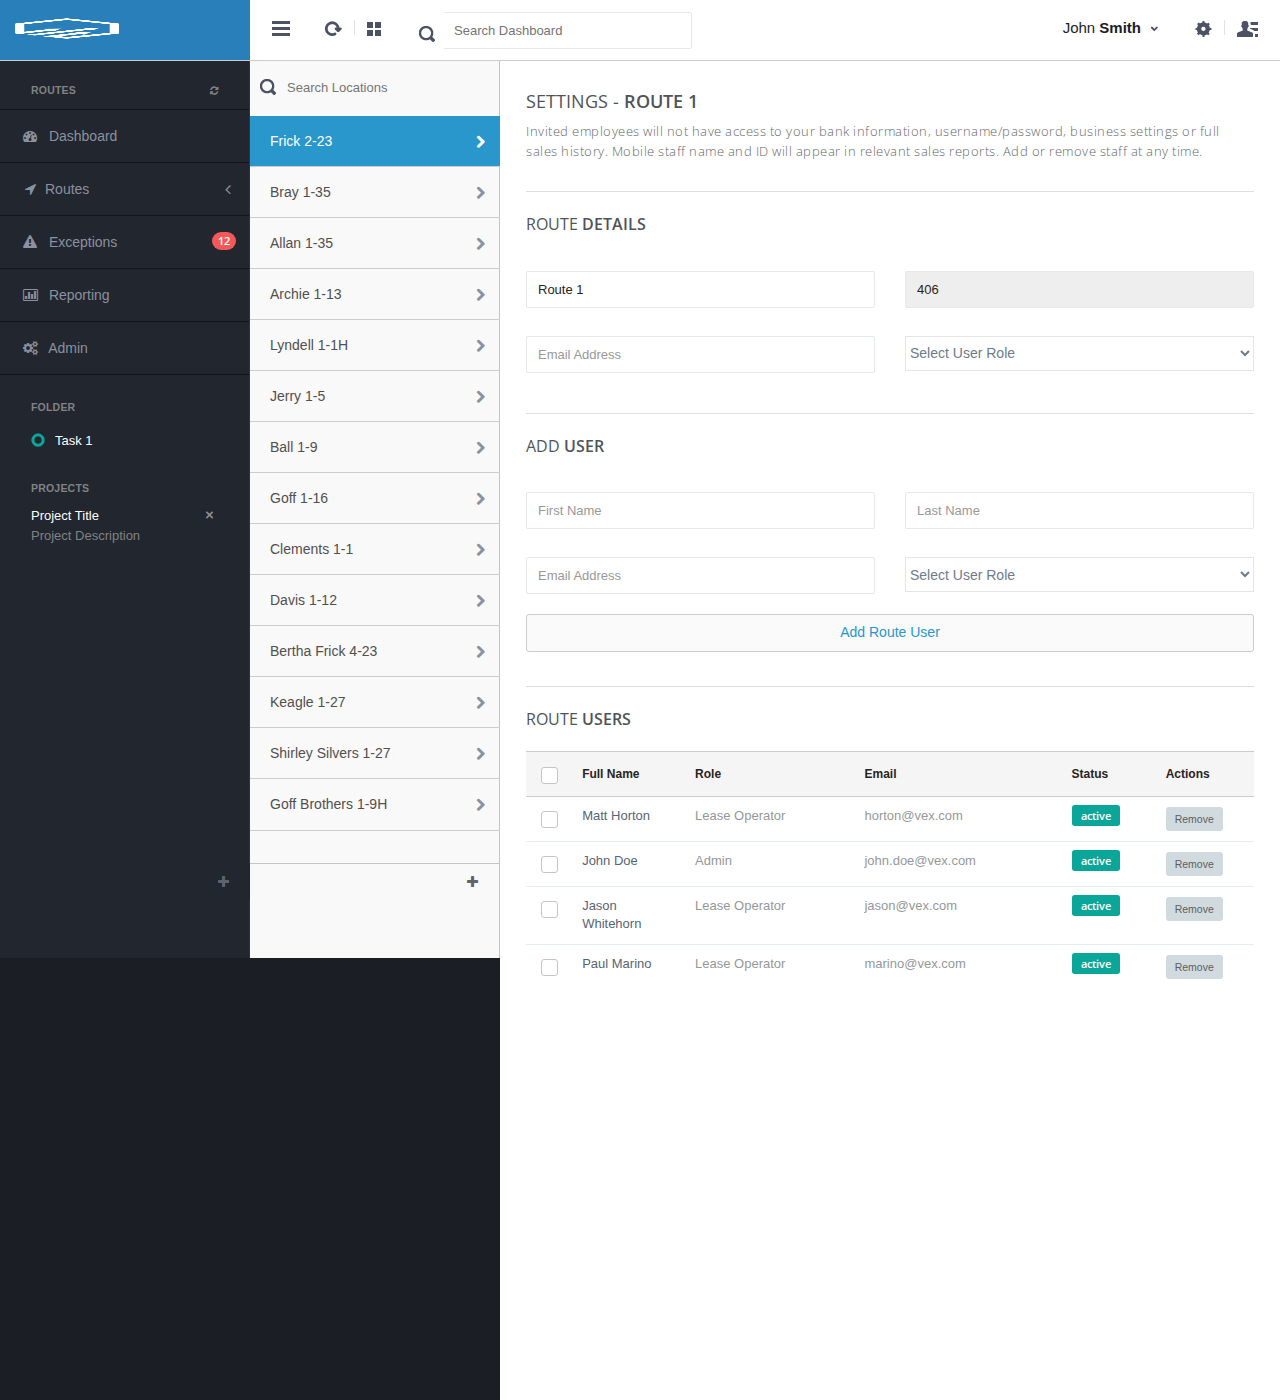
<file: locations.html>
<!DOCTYPE html>
<html>
<head>
	<title>Title Goes Here</title>
	<meta http-equiv="content-type" content="text/html;charset=UTF-8" />
	<meta charset="utf-8" />
	<meta name="viewport" content="width=device-width, initial-scale=1.0, maximum-scale=1.0, user-scalable=no" />
	<meta content="" name="description" />
	<meta content="" name="author" />

	<!-- NEED TO WORK ON -->

	<link href="assets/plugins/pace/pace-theme-flash.css" rel="stylesheet" type="text/css" media="screen"/>
	<link href="assets/plugins/jquery-slider/css/jquery.sidr.light.css" rel="stylesheet" type="text/css" media="screen"/>
	<link href="assets/plugins/boostrapv3/css/bootstrap.min.css" rel="stylesheet" type="text/css"/>
	<link href="assets/plugins/boostrapv3/css/bootstrap-theme.min.css" rel="stylesheet" type="text/css"/>
	<link href="assets/plugins/font-awesome/css/font-awesome.css" rel="stylesheet" type="text/css"/>
	<link href="assets/css/animate.min.css" rel="stylesheet" type="text/css"/>
	<link href="assets/css/style.css" rel="stylesheet" type="text/css"/>
	<link href="assets/css/responsive.css" rel="stylesheet" type="text/css"/>
	<link href="assets/css/custom-icon-set.css" rel="stylesheet" type="text/css"/>

	<!-- BEGIN CORE JS FRAMEWORK--> 
	<script src="assets/plugins/jquery-1.8.3.min.js" type="text/javascript"></script> 
	<script src="assets/plugins/jquery-ui/jquery-ui-1.10.1.custom.min.js" type="text/javascript"></script> 
	<script src="assets/plugins/boostrapv3/js/bootstrap.min.js" type="text/javascript"></script> 
	<script src="assets/plugins/breakpoints.js" type="text/javascript"></script> 
	<script src="assets/plugins/jquery-unveil/jquery.unveil.min.js" type="text/javascript"></script> 
	<script src="assets/plugins/jquery-block-ui/jqueryblockui.js" type="text/javascript"></script> 
	<!-- END CORE JS FRAMEWORK --> 
	<!-- BEGIN PAGE LEVEL JS --> 	
	<script src="assets/plugins/jquery-slider/jquery.sidr.min.js" type="text/javascript"></script> 	
	<script src="assets/plugins/jquery-slimscroll/jquery.slimscroll.min.js" type="text/javascript"></script> 
	<script src="assets/plugins/pace/pace.min.js" type="text/javascript"></script>  
	<script src="assets/plugins/jquery-numberAnimate/jquery.animateNumbers.js" type="text/javascript"></script>
	<!-- END PAGE LEVEL PLUGINS --> 	
	
	<!-- BEGIN CORE TEMPLATE JS --> 
	<script src="assets/js/core.js" type="text/javascript"></script> 
	<script src="assets/js/chat.js" type="text/javascript"></script> 
	<script src="assets/js/demo.js" type="text/javascript"></script> 
	<!-- END CORE TEMPLATE JS --> 

	<!-- END NEED TO WORK ON -->

</head>
<body class="">
<!-- BEGIN HEADER -->
<div class="header navbar navbar-inverse"> 
	<!-- BEGIN TOP NAVIGATION BAR -->
	<div class="navbar-inner">
		<!-- BEGIN NAVIGATION HEADER -->
		<div class="header-seperation"> 
			<!-- BEGIN MOBILE HEADER -->
			<ul class="nav pull-left notifcation-center" id="main-menu-toggle-wrapper" style="display:none">	
				<li class="dropdown">
					<a id="main-menu-toggle" href="#main-menu" class="">
						<div class="iconset top-menu-toggle-white"></div>
					</a>
				</li>		 
			</ul>
			<!-- END MOBILE HEADER -->
			<!-- BEGIN LOGO -->	
			<a href="#">
				<img src="assets/img/logo.png" class="logo" alt="" data-src="assets/img/logo.png" data-src-retina="assets/img/logo2x.png" width="106" height="21"/>
			</a>
			<!-- END LOGO --> 
		</div>
		<!-- END NAVIGATION HEADER -->
		<!-- BEGIN CONTENT HEADER -->
		<div class="header-quick-nav"> 
			<!-- BEGIN HEADER LEFT SIDE SECTION -->
<div class="pull-left"> 
  <ul class="nav quick-section">
    <li class="quicklinks"> <a href="#" class="" id="layout-condensed-toggle" >
      <div class="iconset top-menu-toggle-dark"></div>
      </a> </li>
  </ul>
  <ul class="nav quick-section">
    <li class="quicklinks"> <a href="#" class="" >
      <div class="iconset top-reload"></div>
      </a> </li>
    <li class="quicklinks"> <span class="h-seperate"></span></li>
    <li class="quicklinks"> <a href="#" class="" >
      <div class="iconset top-tiles"></div>
      </a> </li>
		<li class="m-r-10 input-prepend inside search-form no-boarder">
			<span class="add-on"> <span class="iconset top-search"></span></span>
			 <input name="" type="text"  class="no-boarder " placeholder="Search Dashboard" style="width:250px;">
		</li>
	  </ul>
</div>
			<!-- END HEADER LEFT SIDE SECTION -->
			<!-- BEGIN HEADER RIGHT SIDE SECTION -->
			<div class="pull-right"> 
				<div class="chat-toggler">	
					<!-- BEGIN NOTIFICATION CENTER -->
					<a href="#" class="dropdown-toggle" id="my-task-list" data-placement="bottom" data-content="" data-toggle="dropdown" data-original-title="Settings">
						<div class="user-details"> 
							<div class="username">
								John<span class="bold">&nbsp;Smith</span>									
							</div>						
						</div> 
						<div class="iconset top-down-arrow"></div>
					</a>		
				</div>
				<!-- BEGIN HEADER NAV BUTTONS -->
				<ul class="nav quick-section">
					<!-- BEGIN SETTINGS -->
					<li class="quicklinks"> 
						<a data-toggle="dropdown" class="dropdown-toggle pull-right" href="#" id="user-options">						
							<div class="iconset top-settings-dark"></div> 	
						</a>
						<ul class="dropdown-menu pull-right" role="menu" aria-labelledby="user-options">
							<li><a href="#">Normal Link</a></li>
							<li><a href="#">Badge Link&nbsp;&nbsp;<span class="badge badge-important animated bounceIn">2</span></a></li>
							<li class="divider"></li>                
							<li><a href="#"><i class="fa fa-power-off"></i>&nbsp;&nbsp;Separated Link</a></li>
						</ul>
					</li>
					<!-- END SETTINGS -->
					<li class="quicklinks"><span class="h-seperate"></span></li> 
					<!-- BEGIN CHAT SIDEBAR TOGGLE -->
					<li class="quicklinks"> 	
						<a id="chat-menu-toggle" href="#sidr" class="chat-menu-toggle">
							<div class="iconset top-chat-dark"><span class="badge badge-important hide" id="chat-message-count">1</span></div>
						</a> 
						<!-- BEGIN OPTIONAL RECENT CHAT POP UP NOTIFICATION -->
						<div class="simple-chat-popup chat-menu-toggle hide">
							<div class="simple-chat-popup-arrow"></div>
							<div class="simple-chat-popup-inner">
								<div style="width:100px">
									<div class="semi-bold">Name</div>
									<div class="message">Message...</div>
								</div>
							</div>
						</div>
						<!-- END OPTIONAL RECENT CHAT POP UP NOTIFICATION -->
					</li>
					<!-- END CHAT SIDEBAR TOGGLE --> 
				</ul>
				<!-- END HEADER NAV BUTTONS -->
			</div>
			<!-- END HEADER RIGHT SIDE SECTION -->
		</div> 
		<!-- END CONTENT HEADER --> 
	</div>
	<!-- END TOP NAVIGATION BAR --> 
</div>
<!-- END HEADER -->
	
<!-- BEGIN CONTENT -->
<div class="page-container row-fluid">
	<!-- BEGIN SIDEBAR -->
	<!-- BEGIN MENU -->
	<div class="page-sidebar" id="main-menu"> 
		  <div class="page-sidebar-wrapper" id="main-menu-wrapper">
		<!-- BEGIN SIDEBAR MENU -->	
		<p class="menu-title">ROUTES<span class="pull-right"><a href="javascript:;"><i class="fa fa-refresh"></i></a></span></p>
		<ul>	
			<!-- BEGIN SELECTED LINK -->
			<li>
				<a href="#">
					<i class="fa fa-dashboard"></i>
					<span class="title">Dashboard</span>
					<span class="selected"></span>
				</a>
			</li>
			<!-- END SELECTED LINK -->
			<!-- BEGIN BADGE LINK -->
			<li> <a href="javascript:;"><i class="fa fa-location-arrow"></i><span class="title">Routes</span> <span class="arrow "></span> </a>
				<ul class="sub-menu">
		          <li > <a href="javascript:;">Route #1 &nbsp;&nbsp;<span class="badge badge-primary">52</span> <span class="arrow "></span> </a>
			          <ul class="sub-menu">
						<li > <a href="typography.html"><i class="fa fa-map-marker"></i> Locations &nbsp;<span class="badge badge-important">4</span> </a></li>
						<li > <a href="messages_notifications.html"><i class="fa fa-bar-chart-o"></i> Reporting</a> </li>
						<li > <a href="icons.html"><i class="fa fa-users"></i> Users</a> </li>
			          </ul>
		          </li>
          	  	  <li > <a href="javascript:;">Route #2 &nbsp;&nbsp;<span class="badge badge-primary">36</span> <i class="fa fa-angle-right pull-right"></i></a>
          	  	  <li > <a href="javascript:;">Route #3 &nbsp;&nbsp;<span class="badge badge-primary">42</span> <i class="fa fa-angle-right pull-right"></i></a>
		        </ul>
			</li>
			<!-- END BADGE LINK -->     
			<!-- BEGIN SINGLE LINK -->
			<li class="">
				<a href="#">
					<i class="fa fa-warning"></i>
					<span class="title">Exceptions</span>
					<span class="badge badge-important pull-right">12</span>
				</a>
			</li>
			<li class="">
				<a href="#">
					<i class="fa fa-bar-chart-o"></i>
					<span class="title">Reporting</span>
				</a>
			</li>
			<li class="">
				<a href="#">
					<i class="fa fa-gears"></i>
					<span class="title">Admin</span>
				</a>
			</li>
			<!-- END SINGLE LINK -->    	
		</ul>
		<!-- END SIDEBAR MENU -->
		<!-- BEGIN SIDEBAR WIDGETS -->
		<div class="side-bar-widgets">
			<p class="menu-title">FOLDER<span class="pull-right"><a href="#" class="create-folder"><i class="icon-plus"></i></a></span></p>
			<ul class="folders">
				<li><a href="#"><div class="status-icon green"></div>Task 1</a></li>
				<li class="folder-input" style="display:none">
					<input type="text" placeholder="Name of folder" class="no-boarder folder-name" name="" id="folder-name">
				</li>
			</ul>
			<p class="menu-title">PROJECTS</p>
			<div class="status-widget">
				<div class="status-widget-wrapper">
					<div class="title">Project Title<a href="#" class="remove-widget"><i class="icon-custom-cross"></i></a></div>
					<p>Project Description</p>
				</div>
			</div>
		</div>
		<div class="clearfix"></div>
		<!-- END SIDEBAR WIDGETS --> 
	</div>
	</div>
	<!-- BEGIN SCROLL UP HOVER -->
	<a href="#" class="scrollup">Scroll</a>
	<!-- END SCROLL UP HOVER -->
	<!-- END MENU -->
	<!-- BEGIN SIDEBAR FOOTER WIDGET -->
	<div class="footer-widget">		
		<!--<div class="progress transparent progress-small no-radius no-margin">
			<div data-percentage="79%" class="progress-bar progress-bar-success animate-progress-bar"></div>		
		</div>
		<div class="pull-right">
			<div class="details-status">
				<span data-animation-duration="560" data-value="86" class="animate-number"></span>%
			</div>	-->
			<a href="#"><i class="fa fa-plus pull-right"></i></a>
		</div>
	</div>
	<!-- END SIDEBAR FOOTER WIDGET -->
	<!-- END SIDEBAR -->
	
<!-- BEGIN SIDEBAR -->
<!-- BEGIN MENU -->
<div class="sub-sidebar" id="main-menu"> 
	  <div class="sub-sidebar-wrapper" id="main-menu-wrapper">
	<!-- BEGIN SIDEBAR MENU -->
	<ul>
	<!-- BEGIN SEARCH BOX -->
		<li class="stop-search">
			<span class="iconset top-search pull-left"></span>
			<input name="" type="text" class="no-border" placeholder="Search Locations">
		</li>
		<!-- END SEARCH BOX -->
		<!-- BEGIN SELECTED LINK -->
		<li class="start active">
			<a href="#">
				<span class="title">Frick 2-23</span>
				<span class="selected"></span>
				<i class="fa fa-chevron-right pull-right"></i>
			</a>
		</li>
		<!-- END SELECTED LINK -->
		<!-- BEGIN BADGE LINK -->
		<li class="">
			<a href="#">
				<span class="title">Bray 1-35</span>
				<i class="fa fa-chevron-right pull-right"></i>
			</a>
		</li>
		<!-- END BADGE LINK -->     
		<!-- BEGIN SINGLE LINK -->
		<li class="">
			<a href="#">
				<span class="title">Allan 1-35</span>
				<i class="fa fa-chevron-right pull-right"></i>
			</a>
		</li>
		<li class="">
			<a href="#">
				<span class="title">Archie 1-13</span>
				<i class="fa fa-chevron-right pull-right"></i>
			</a>
		</li>
		<li class="">
			<a href="#">
				<span class="title">Lyndell 1-1H</span>
				<i class="fa fa-chevron-right pull-right"></i>
			</a>
		</li>
		<li class="">
			<a href="#">
				<span class="title">Jerry 1-5</span>
				<i class="fa fa-chevron-right pull-right"></i>
			</a>
		</li>
		<li class="">
			<a href="#">
				<span class="title">Ball 1-9</span>
				<i class="fa fa-chevron-right pull-right"></i>
			</a>
		</li>
		<li class="">
			<a href="#">
				<span class="title">Goff 1-16</span>
				<i class="fa fa-chevron-right pull-right"></i>
			</a>
		</li>
		<li class="">
			<a href="#">
				<span class="title">Clements 1-1</span>
				<i class="fa fa-chevron-right pull-right"></i>
			</a>
		</li>
		<li class="">
			<a href="#">
				<span class="title">Davis 1-12</span>
				<i class="fa fa-chevron-right pull-right"></i>
			</a>
		</li>
		<li class="">
			<a href="#">
				<span class="title">Bertha Frick 4-23</span>
				<i class="fa fa-chevron-right pull-right"></i>
			</a>
		</li>
		<li class="">
			<a href="#">
				<span class="title">Keagle 1-27</span>
				<i class="fa fa-chevron-right pull-right"></i>
			</a>
		</li>
		<li class="">
			<a href="#">
				<span class="title">Shirley Silvers 1-27</span>
				<i class="fa fa-chevron-right pull-right"></i>
			</a>
		</li>
		<li class="">
			<a href="#">
				<span class="title">Goff Brothers 1-9H</span>
				<i class="fa fa-chevron-right pull-right"></i>
			</a>
		</li>
		<!-- END SINGLE LINK -->    	
	</ul>
	<!-- END SIDEBAR MENU -->
</div>
</div>
<!-- BEGIN SCROLL UP HOVER -->
<a href="#" class="scrollup">Scroll</a>
<!-- END SCROLL UP HOVER -->
<!-- END MENU -->
<!-- BEGIN SIDEBAR FOOTER WIDGET -->
<div class="sub-footer-widget">		
	<!--<div class="progress transparent progress-small no-radius no-margin">
		<div data-percentage="79%" class="progress-bar progress-bar-success animate-progress-bar"></div>		
	</div>
	<div class="pull-right">
		<div class="details-status">
			<span data-animation-duration="560" data-value="86" class="animate-number"></span>%
		</div>	-->
		<a href="#"><i class="fa fa-plus pull-right"></i></a>
	</div>
</div>
<!-- END SIDEBAR FOOTER WIDGET -->
<!-- END SIDEBAR -->


	<!-- BEGIN PAGE CONTAINER-->
	<div class="page-content"> 
		<div class="content">  
			<!-- BEGIN PAGE TITLE -->
                <div class="page-title">
                    	<h4>Settings - <span class="semi-bold">Route 1</span></h4>
                    	<p>Invited employees will not have access to your bank information, username/password, business settings or full sales history. Mobile staff name and ID will appear in relevant sales reports. Add or remove staff at any time.</p>	
                </div>
                <div class="row">
                	<div class="col-md-12">
                        <div class="grid-title no-border"><hr>
                            <h4>Route <span class="semi-bold">Details</span></h4>
                        </div>
                      </div>
                        <div class="col-md-6">
                          <div class="form-group">
                            <div class="controls">
                              <input type="text" class="form-control" placeholder="Group Name" value="Route 1">
                            </div>
                          </div>
                        </div>
                        <div class="col-md-6">
                          <div class="form-group">
                            <div class="controls">
                              <input type="text" class="form-control" placeholder="Group Code" disabled="disabled" value="406">
                            </div>
                          </div>
                        </div>
                        <div class="col-md-6">
                          <div class="form-group">
                            <div class="controls">
                              <input type="text" class="form-control" placeholder="Email Address">
                            </div>
                          </div>
                        </div>
                        <div class="col-md-6">
                          <div class="form-group">
                            <div class="controls">
                              <select id="source" style="width:100%">
                                <option value="">Select User Role</option>
                                <option value="">Lease Operator</option>
                                <option value="">Supervisor</option>
                              </select>
                            </div>
                          </div>
                        </div>
                </div>
                <div class="row">
	            	<div class="col-md-12">
		                <div class="grid-title no-border"><hr>
		                    <h4>Add <span class="semi-bold">User</span></h4>
		                </div>
	                </div>
	                <div class="col-md-6">
	                  <div class="form-group">
	                    <div class="controls">
	                      <input type="text" class="form-control" placeholder="First Name">
	                    </div>
	                  </div>
	                </div>
	                <div class="col-md-6">
	                  <div class="form-group">
	                    <div class="controls">
	                      <input type="text" class="form-control" placeholder="Last Name">
	                    </div>
	                  </div>
	                </div>
	                <div class="col-md-6">
	                  <div class="form-group">
	                    <div class="controls">
	                      <input type="text" class="form-control" placeholder="Email Address">
	                    </div>
	                  </div>
	                </div>
	                <div class="col-md-6">
	                  <div class="form-group">
	                    <div class="controls">
	                      <select id="source" style="width:100%">
	                        <option value="">Select User Role</option>
	                        <option value="">Lease Operator</option>
	                        <option value="">Supervisor</option>
	                      </select>
	                    </div>
	                  </div>
	                </div>
	                <div class="col-md-12">
	                	<button class="btn btn-block btn-white" type="button">Add Route User</button>
	                </div>
                    <div class="col-md-13">
                        <div class="grid simple">
                            <div class="grid-title no-border"><hr>
                                <h4>Route  <span class="semi-bold">Users</span></h4>
                            </div>
                            <div class="grid-body no-border">
                                    <table class="table">
                                        <thead>
                                            <tr>
                                                <th style="width:1%" >
                                                    <div class="checkbox check-default">
                										<input id="checkbox10" type="checkbox" value="1" class="checkall">
                										<label for="checkbox10"></label>
                									</div>
                                                </th>
                                                <th style="width:12%">Full Name</th>
                                                <th style="width:18%">Role</th>
                                                <th style="width:22%">Email</th>
                                                <th style="width:10%">Status</th>
                                                <th style="width:9%">Actions</th>
                                            </tr>
                                        </thead>
                                        <tbody>
                                            <tr>
                                                <td class="v-align-middle">
                                                     <div class="checkbox check-default">
                										<input id="checkbox11" type="checkbox" value="1">
                										<label for="checkbox11"></label>
                									</div>
                                                </td>
                                                <td class="v-align-middle">Matt Horton</td>
                                                <td class="v-align-middle"><span class="muted">Lease Operator</span>
                                                </td>
                                                <td><span class="muted">horton@vex.com</span>
                                                </td>
                                                <td class="v-align-middle">
													<span class="label label-success">active</span>                                         
												</td>
												<td class="v-align-middle">
													<button class="btn btn-mini" type="submit">Remove</button>                                         
												</td>
                                            </tr>
                                            <tr>
                                                <td>
                                                    <div class="checkbox check-default">
                										<input id="checkbox12" type="checkbox" value="1">
                										<label for="checkbox12"></label>
                									</div>
                                                </td>
                                                <td>John Doe
                                                </td>
                                                <td><span class="muted">Admin</span>
                                                </td>
                                                <td><span class="muted">john.doe@vex.com</span>
                                                </td>
                                                <td>
													<span class="label label-success">active</span>
                                                </td>
                                                <td class="v-align-middle">
                                                	<button class="btn btn-mini" type="submit">Remove</button>                                         
                                                </td>
                                            </tr>
                                            <tr>
                                                <td>
                                                    <div class="checkbox check-default">
                										<input id="checkbox13" type="checkbox" value="1">
                										<label for="checkbox13"></label>
                									</div>
                                                </td>
                                                <td>Jason Whitehorn</td>
                                                <td class="v-align-middle"><span class="muted">Lease Operator</span>
                                                </td>
                                                <td><span class="muted">jason@vex.com</span>
                                                </td>
                                                <td>
												<span class="label label-success">active</span>
                                                </td>
                                                <td class="v-align-middle">
                                                	<button class="btn btn-mini" type="submit">Remove</button>                                         
                                                </td>
                                            </tr>
                                            <tr>
                                                <td>
                                                    <div class="checkbox check-default">
                										<input id="checkbox14" type="checkbox" value="1">
                										<label for="checkbox14"></label>
                									</div>
                                                </td>
                                                <td>Paul Marino</td>
                                                <td class="v-align-middle"><span class="muted">Lease Operator</span>
                                                </td>
                                                <td><span class="muted">marino@vex.com</span>
                                                </td>
                                                <td>
												<span class="label label-success">active</span>
                                                </td>
                                                <td class="v-align-middle">
                                                	<button class="btn btn-mini" type="submit">Remove</button>                                        
                                                </td>
                                            </tr>
                                        </tbody>
                                    </table>
                            </div>
                        </div>
                    </div>
                </div>
                			
    <!-- END PLACE PAGE CONTENT HERE -->
		</div>
	</div>
	<!-- END PAGE CONTAINER -->
</div>
<!-- END CONTENT --> 

<!-- BEGIN CHAT --> 
<div id="sidr" class="chat-window-wrapper">
	<div id="main-chat-wrapper">
		<div class="chat-window-wrapper fadeIn" id="chat-users">
			<!-- BEGIN CHAT HEADER -->
			<div class="chat-header">	
				<!-- BEGIN CHAT SEARCH BAR -->
				<div class="pull-left">
					<input type="text" placeholder="search">
				</div>
				<!-- END CHAT SEARCH BAR -->
				<!-- BEGIN CHAT QUICKLINKS -->		
				<div class="pull-right">
					<a href="#" class=""><div class="iconset top-settings-dark"></div></a>
				</div>
				<!-- END CHAT QUICKLINKS -->			
			</div>
			<!-- END CHAT HEADER -->	
			<!-- BEGIN GROUP WIDGET -->
			<div class="side-widget">
				<div class="side-widget-title">group chats</div>
				<div class="side-widget-content">
					<div id="groups-list">
						<ul class="groups">
							<li><a href="#"><div class="status-icon green"></div>Group Chat 1</a></li>
						</ul>
					</div>
				</div>
			</div>
			<!-- END GROUP WIDGET -->
			<!-- BEGIN FAVORITES WIDGET -->
			<div class="side-widget fadeIn">
				<div class="side-widget-title">favorites</div>
				<div class="side-widget-content">
					<!-- BEGIN SAMPLE CHAT -->
					<div class="user-details-wrapper active" data-chat-status="online" data-chat-user-pic="assets/img/profiles/d.jpg" data-chat-user-pic-retina="assets/img/profiles/d2x.jpg" data-user-name="Jane Smith">
						<!-- BEGIN PROFILE PIC -->
						<div class="user-profile">
								<img src="assets/img/profiles/d.jpg" alt="" data-src="assets/img/profiles/d.jpg" data-src-retina="assets/img/profiles/d2x.jpg" width="35" height="35">
							</div>
						<!-- END PROFILE PIC -->
						<!-- BEGIN MESSAGE -->
						<div class="user-details">
								<div class="user-name">Jane Smith</div>
								<div class="user-more">Message...</div>
							</div>
						<!-- END MESSAGE -->
						<!-- BEGIN MESSAGES BADGE -->
						<div class="user-details-status-wrapper">
								<span class="badge badge-important">3</span>
							</div>
						<!-- END MESSAGES BADGE -->
						<!-- BEGIN STATUS -->
						<div class="user-details-count-wrapper">
								<div class="status-icon green"></div>
							</div>
						<!-- END STATUS -->
						<div class="clearfix"></div>
					</div>
					<!-- END SAMPLE CHAT -->	
				</div>
			</div>
			<!-- END FAVORITES WIDGET -->
			<!-- BEGIN MORE FRIENDS WIDGET -->
			<div class="side-widget">
				<div class="side-widget-title">more friends</div>
				<div class="side-widget-content" id="friends-list">
					<!-- BEGIN SAMPLE CHAT -->
					<div class="user-details-wrapper" data-chat-status="online" data-chat-user-pic="assets/img/profiles/d.jpg" data-chat-user-pic-retina="assets/img/profiles/d2x.jpg" data-user-name="Jane Smith">
						<!-- BEGIN PROFILE PIC -->
						<div class="user-profile">
							<img src="assets/img/profiles/d.jpg" alt="" data-src="assets/img/profiles/d.jpg" data-src-retina="assets/img/profiles/d2x.jpg" width="35" height="35">
						</div>
						<!-- END PROFILE PIC -->
						<!-- BEGIN MESSAGE -->
						<div class="user-details">
							<div class="user-name">Jane Smith</div>
							<div class="user-more">Message...</div>
						</div>
						<!-- END MESSAGE -->
						<!-- BEGIN MESSAGES BADGE -->
						<div class="user-details-status-wrapper">
							<span class="badge badge-important">3</span>
						</div>
						<!-- END MESSAGES BADGE -->
						<!-- BEGIN STATUS -->
						<div class="user-details-count-wrapper">
							<div class="status-icon green"></div>
						</div>
						<!-- END STATUS -->
						<div class="clearfix"></div>
					</div>
					<!-- END SAMPLE CHAT -->
				</div>		
			</div>
			<!-- END MORE FRIENDS WIDGET -->
		</div>		
		<!-- BEGIN DUMMY CHAT CONVERSATION -->
		<div class="chat-window-wrapper fadeIn" id="messages-wrapper" style="display:none">
			<!-- BEGIN CHAT HEADER BAR -->
			<div class="chat-header">	
				<!-- BEGIN SEARCH BAR -->
				<div class="pull-left">
					<input type="text" placeholder="search">
				</div>		
				<!-- END SEARCH BAR -->
				<!-- BEGIN CLOSE TOGGLE -->
				<div class="pull-right">
					<a href="#" class=""><div class="iconset top-settings-dark"></div></a>
				</div>	
				<!-- END CLOSE TOGGLE -->				
			</div>
			<div class="clearfix"></div>
			<!-- END CHAT HEADER BAR -->
			<!-- BEGIN CHAT BODY -->
			<div class="chat-messages-header">
				<div class="status online"></div>
				<span class="semi-bold">Jane Smith(Typing..)</span>
				<a href="#" class="chat-back"><i class="icon-custom-cross"></i></a>
			</div>
			<!-- BEGIN CHAT MESSAGES CONTAINER -->
			<div class="chat-messages">
				<!-- BEGIN TIME STAMP EXAMPLE -->
				<div class="sent_time">Yesterday 11:25pm</div>
				<!-- END TIME STAMP EXAMPLE -->
				<!-- BEGIN EXAMPLE CHAT MESSAGE -->
				<div class="user-details-wrapper">
					<!-- BEGIN MESSENGER PROFILE -->
					<div class="user-profile">
						<img src="assets/img/profiles/d.jpg" alt="" data-src="assets/img/profiles/d.jpg" data-src-retina="assets/img/profiles/d2x.jpg" width="35" height="35">
					</div>
					<!-- END MESSENGER PROFILE -->
					<!-- BEGIN MESSENGER MESSAGE -->
					<div class="user-details">
						<div class="bubble">Hello, You there?</div>
					</div>
					<!-- END MESSENGER MESSAGE -->					
					<div class="clearfix"></div>
					<!-- BEGIN TIMESTAMP ON CLICK TOGGLE -->
					<div class="sent_time off">Yesterday 11:25pm</div>
					<!-- END TIMESTAMP ON CLICK TOGGLE -->
				</div>
				<!-- END EXAMPLE CHAT MESSAGE -->
				<!-- BEGIN TIME STAMP EXAMPLE -->
				<div class="sent_time">Today 11:25pm</div>
				<!-- BEGIN TIME STAMP EXAMPLE -->				
				<!-- BEGIN EXAMPLE CHAT MESSAGE (FROM SELF) -->
				<div class="user-details-wrapper pull-right">
					<!-- BEGIN MESSENGER MESSAGE -->
					<div class="user-details">
						<div class="bubble sender">Let me know when you free</div>
					</div>					
					<!-- END MESSENGER MESSAGE -->
					<div class="clearfix"></div>
					<!-- BEGIN TIMESTAMP ON CLICK TOGGLE -->
					<div class="sent_time off">Sent On Tue, 2:45pm</div>
					<!-- END TIMESTAMP ON CLICK TOGGLE -->
				</div>	
				<!-- END EXAMPLE CHAT MESSAGE (FROM SELF) -->	
			</div>
			<!-- END CHAT MESSAGES CONTAINER -->
		</div>
		<div class="chat-input-wrapper" style="display:none">
			<textarea id="chat-message-input" rows="1" placeholder="Type your message"></textarea>
		</div>
		<div class="clearfix"></div>
		<!-- END DUMMY CHAT CONVERSATION -->
	</div>
</div>
<!-- END CHAT --> 
</body>
</html>
</file>
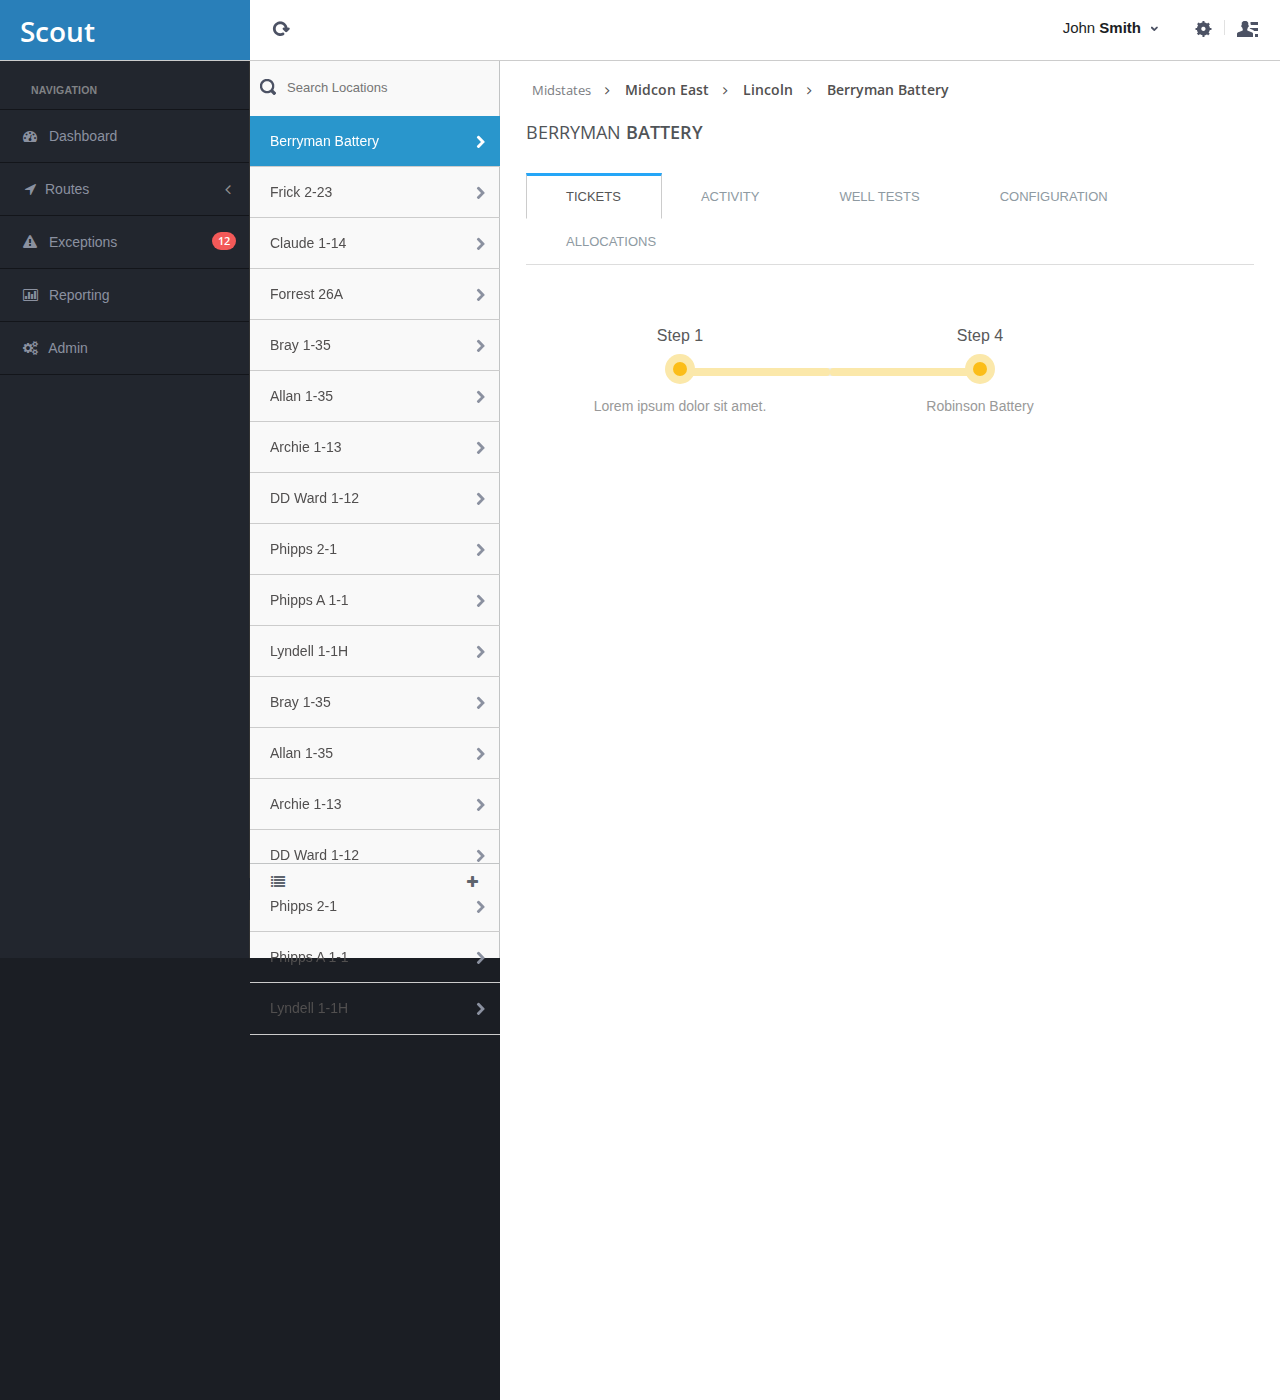
<file: stop.html>
<!DOCTYPE html>
<html>
<head>
	<title>Title Goes Here</title>
	<meta http-equiv="content-type" content="text/html;charset=UTF-8" />
	<meta charset="utf-8" />
	<meta name="viewport" content="width=device-width, initial-scale=1.0, maximum-scale=1.0, user-scalable=no" />
	<meta content="" name="description" />
	<meta content="" name="author" />

	<!-- NEED TO WORK ON -->

	<link href="assets/plugins/pace/pace-theme-flash.css" rel="stylesheet" type="text/css" media="screen"/>
	<link href="assets/plugins/jquery-slider/css/jquery.sidr.light.css" rel="stylesheet" type="text/css" media="screen"/>
	<link href="assets/plugins/boostrapv3/css/bootstrap.min.css" rel="stylesheet" type="text/css"/>
	<link href="assets/plugins/boostrapv3/css/bootstrap-theme.min.css" rel="stylesheet" type="text/css"/>
	<link href="assets/plugins/font-awesome/css/font-awesome.css" rel="stylesheet" type="text/css"/>
	<link href="assets/css/animate.min.css" rel="stylesheet" type="text/css"/>
	<link href="assets/css/style.css" rel="stylesheet" type="text/css"/>
	<link href="assets/css/responsive.css" rel="stylesheet" type="text/css"/>
	<link href="assets/css/custom-icon-set.css" rel="stylesheet" type="text/css"/>

	<!-- BEGIN CORE JS FRAMEWORK--> 
	<script src="assets/plugins/jquery-1.8.3.min.js" type="text/javascript"></script> 
	<script src="assets/plugins/jquery-ui/jquery-ui-1.10.1.custom.min.js" type="text/javascript"></script> 
	<script src="assets/plugins/boostrapv3/js/bootstrap.min.js" type="text/javascript"></script> 
	<script src="assets/plugins/breakpoints.js" type="text/javascript"></script> 
	<script src="assets/plugins/jquery-unveil/jquery.unveil.min.js" type="text/javascript"></script> 
	<script src="assets/plugins/jquery-block-ui/jqueryblockui.js" type="text/javascript"></script> 
	<!-- END CORE JS FRAMEWORK --> 
	<!-- BEGIN PAGE LEVEL JS -->
	<script src="assets/js/tabs_accordian.js" type="text/javascript"></script> 	
	<script src="assets/plugins/jquery-slider/jquery.sidr.min.js" type="text/javascript"></script> 	
	<script src="assets/plugins/jquery-slimscroll/jquery.slimscroll.min.js" type="text/javascript"></script> 
	<script src="assets/plugins/pace/pace.min.js" type="text/javascript"></script>  
	<script src="assets/plugins/jquery-numberAnimate/jquery.animateNumbers.js" type="text/javascript"></script>
	<!-- END PAGE LEVEL PLUGINS --> 	
	
	<!-- BEGIN CORE TEMPLATE JS --> 
	<script src="assets/js/core.js" type="text/javascript"></script> 
	<script src="assets/js/chat.js" type="text/javascript"></script> 
	<script src="assets/js/demo.js" type="text/javascript"></script> 
	<!-- END CORE TEMPLATE JS --> 

	<!-- END NEED TO WORK ON -->

</head>
<body class="">
<!-- BEGIN HEADER -->
<div class="header navbar navbar-inverse"> 
	<!-- BEGIN TOP NAVIGATION BAR -->
	<div class="navbar-inner">
		<!-- BEGIN NAVIGATION HEADER -->
		<div class="header-seperation"> 
			<!-- BEGIN MOBILE HEADER -->
			<ul class="nav pull-left notifcation-center" id="main-menu-toggle-wrapper" style="display:none">	
				<li class="dropdown">
					<a id="main-menu-toggle" href="#main-menu" class="">
						<div class="iconset top-menu-toggle-white"></div>
					</a>
				</li>		 
			</ul>
			<!-- END MOBILE HEADER -->
			<!-- BEGIN LOGO -->	
			<a href="#">
				<h1 style="font-size:28px;color: white;margin-left: 20px;"><span class="semi-bold">Scout</span></h2>
			</a>
			<!-- END LOGO --> 
		</div>
		<!-- END NAVIGATION HEADER -->
		<!-- BEGIN CONTENT HEADER -->
		<div class="header-quick-nav"> 
			<!-- BEGIN HEADER LEFT SIDE SECTION -->
			<div class="pull-left"> 			
				<!-- BEGIN HEADER QUICK LINKS -->
				<ul class="nav quick-section">
					<li class="quicklinks"><a href="#" class=""><div class="iconset top-reload"></div></a></li>
				</ul>
				<!-- BEGIN HEADER QUICK LINKS -->				
			</div>
			<!-- END HEADER LEFT SIDE SECTION -->
			<!-- BEGIN HEADER RIGHT SIDE SECTION -->
			<div class="pull-right"> 
				<div class="chat-toggler">	
					<!-- BEGIN NOTIFICATION CENTER -->
					<a href="#" class="dropdown-toggle" id="my-task-list" data-placement="bottom" data-content="" data-toggle="dropdown" data-original-title="Settings">
						<div class="user-details"> 
							<div class="username">
								John<span class="bold">&nbsp;Smith</span>									
							</div>						
						</div> 
						<div class="iconset top-down-arrow"></div>
					</a>		
				</div>
				<!-- BEGIN HEADER NAV BUTTONS -->
				<ul class="nav quick-section">
					<!-- BEGIN SETTINGS -->
					<li class="quicklinks"> 
						<a data-toggle="dropdown" class="dropdown-toggle pull-right" href="#" id="user-options">						
							<div class="iconset top-settings-dark"></div> 	
						</a>
						<ul class="dropdown-menu pull-right" role="menu" aria-labelledby="user-options">
							<li><a href="#">Normal Link</a></li>
							<li><a href="#">Badge Link&nbsp;&nbsp;<span class="badge badge-important animated bounceIn">2</span></a></li>
							<li class="divider"></li>                
							<li><a href="#"><i class="fa fa-power-off"></i>&nbsp;&nbsp;Separated Link</a></li>
						</ul>
					</li>
					<!-- END SETTINGS -->
					<li class="quicklinks"><span class="h-seperate"></span></li> 
					<!-- BEGIN CHAT SIDEBAR TOGGLE -->
					<li class="quicklinks"> 	
						<a id="chat-menu-toggle" href="#sidr" class="chat-menu-toggle">
							<div class="iconset top-chat-dark"><span class="badge badge-important hide" id="chat-message-count">1</span></div>
						</a> 
						<!-- BEGIN OPTIONAL RECENT CHAT POP UP NOTIFICATION -->
						<div class="simple-chat-popup chat-menu-toggle hide">
							<div class="simple-chat-popup-arrow"></div>
							<div class="simple-chat-popup-inner">
								<div style="width:100px">
									<div class="semi-bold">Name</div>
									<div class="message">Message...</div>
								</div>
							</div>
						</div>
						<!-- END OPTIONAL RECENT CHAT POP UP NOTIFICATION -->
					</li>
					<!-- END CHAT SIDEBAR TOGGLE --> 
				</ul>
				<!-- END HEADER NAV BUTTONS -->
			</div>
			<!-- END HEADER RIGHT SIDE SECTION -->
		</div> 
		<!-- END CONTENT HEADER --> 
	</div>
	<!-- END TOP NAVIGATION BAR --> 
</div>
<!-- END HEADER -->
	
<!-- BEGIN CONTENT -->
<div class="page-container row-fluid">
	<!-- BEGIN SIDEBAR -->
	<!-- BEGIN MENU -->
	<div class="page-sidebar" id="main-menu"> 
		  <div class="page-sidebar-wrapper" id="main-menu-wrapper">
		<!-- BEGIN SIDEBAR MENU -->	
		<p class="menu-title">NAVIGATION</p>
<ul>	
	<!-- BEGIN SELECTED LINK -->
	<li>
		<a href="#">
			<i class="fa fa-dashboard"></i>
			<span class="title ">Dashboard</span>
			<span class="selected"></span>
		</a>
	</li>
	<!-- END SELECTED LINK -->
	<!-- BEGIN BADGE LINK -->
	<li> <a href="javascript:;"><i class="fa fa-location-arrow"></i><span class="title">Routes</span> <span class="arrow "></span> </a>
		<ul class="sub-menu">
          <li > <a href="javascript:;">Route #1 &nbsp;&nbsp;<span class="badge badge-primary">52</span> <i class="fa fa-angle-right pull-right"></i> </a>
<!--	          <ul class="sub-menu">
				<li > <a href="typography.html"><i class="fa fa-map-marker"></i> Locations &nbsp;<span class="badge badge-important">4</span> </a></li>
				<li > <a href="messages_notifications.html"><i class="fa fa-bar-chart-o"></i> Reporting</a> </li>
				<li > <a href="icons.html"><i class="fa fa-users"></i> Users</a> </li>
	          </ul>-->
          </li>
  	  	  <li > <a href="javascript:;">Route #2 &nbsp;&nbsp;<span class="badge badge-primary">36</span> <i class="fa fa-angle-right pull-right"></i></a>
  	  	  <li > <a href="javascript:;">Route #3 &nbsp;&nbsp;<span class="badge badge-primary">42</span> <i class="fa fa-angle-right pull-right"></i></a>
        </ul>
	</li>
	<!-- END BADGE LINK -->     
	<!-- BEGIN SINGLE LINK -->
	<li class="">
		<a href="#">
			<i class="fa fa-warning"></i>
			<span class="title">Exceptions</span>
			<span class="badge badge-important pull-right">12</span>
		</a>
	</li>
	<li class="">
		<a href="#">
			<i class="fa fa-bar-chart-o"></i>
			<span class="title">Reporting</span>
		</a>
	</li>
	<li class="">
		<a href="#">
			<i class="fa fa-gears"></i>
			<span class="title">Admin</span>
		</a>
	</li>
	<!-- END SINGLE LINK -->    	
</ul>
		<!-- END SIDEBAR MENU -->
		<!-- BEGIN SIDEBAR WIDGETS -->
		<div class="side-bar-widgets">
			<!-- BEGIN FOLDER WIDGET 
			<p class="menu-title">FOLDER<span class="pull-right"><a href="#" class="create-folder"><i class="icon-plus"></i></a></span></p>
			<ul class="folders">
				<li><a href="#"><div class="status-icon green"></div>Task 1</a></li>
				 BEGIN HIDDEN INPUT BOX (FOR ADD FOLDER LINK) 
				<li class="folder-input" style="display:none">
					<input type="text" placeholder="Name of folder" class="no-boarder folder-name" name="" id="folder-name">
				</li>
				 END HIDDEN INPUT BOX (FOR ADD FOLDER LINK) 
			</ul>
			 END FOLDER WIDGET -->
			<!-- BEGIN PROJECTS WIDGET 
			<p class="menu-title">PROJECTS</p>
			 BEGIN EXAMPLE 1 
			<div class="status-widget">
				<div class="status-widget-wrapper">
					<div class="title">Project Title<a href="#" class="remove-widget"><i class="icon-custom-cross"></i></a></div>
					<p>Project Description</p>
				</div>
			</div>
			 END EXAMPLE 1 
			 END PROJECTS WIDGET -->
		</div>
		<div class="clearfix"></div>
		<!-- END SIDEBAR WIDGETS --> 
	</div>
	</div>
	<!-- BEGIN SCROLL UP HOVER -->
	<a href="#" class="scrollup">Scroll</a>
	<!-- END SCROLL UP HOVER -->
	<!-- END MENU -->
	<!-- BEGIN SIDEBAR FOOTER WIDGET -->
	<div class="footer-widget">		
		<!--<div class="progress transparent progress-small no-radius no-margin">
			<div data-percentage="79%" class="progress-bar progress-bar-success animate-progress-bar"></div>		
		</div>
		<div class="pull-right">
			<div class="details-status">
				<span data-animation-duration="560" data-value="86" class="animate-number"></span>%
			</div>	-->
			<!--<a href="#"><i class="fa fa-plus pull-right"></i></a>-->
		</div>
	</div>
	<!-- END SIDEBAR FOOTER WIDGET -->
	<!-- END SIDEBAR -->
	
	
<!-- BEGIN SIDEBAR -->
<!-- BEGIN MENU -->
<div class="sub-sidebar" id="main-menu"> 
	  <div class="sub-sidebar-wrapper" id="main-menu-wrapper">
	<!-- BEGIN SIDEBAR MENU -->
	<ul>
	<!-- BEGIN SEARCH BOX -->
		<li class="stop-search">
			<span class="iconset top-search pull-left"></span>
			<input name="" type="text" class="no-border" placeholder="Search Locations">
		</li>
		<!-- END SEARCH BOX -->
		<!-- BEGIN SELECTED LINK -->
		<li class="start active">
			<a href="#">
				<span class="title">Berryman Battery</span>
				<span class="selected"></span>
				<i class="fa fa-chevron-right pull-right"></i>
			</a>
		</li>
		<!-- END SELECTED LINK -->
		<!-- BEGIN BADGE LINK -->
		<li class="">
			<a href="#">
				<span class="title">Frick 2-23</span>
				<i class="fa fa-chevron-right pull-right"></i>
			</a>
		</li>
		<!-- END BADGE LINK -->     
		<!-- BEGIN SINGLE LINK -->
		<li class="">
			<a href="#">
				<span class="title">Claude 1-14</span>
				<i class="fa fa-chevron-right pull-right"></i>
			</a>
		</li>
		<li class="">
			<a href="#">
				<span class="title">Forrest 26A</span>
				<i class="fa fa-chevron-right pull-right"></i>
			</a>
		</li>
		<li class="">
			<a href="#">
				<span class="title">Bray 1-35</span>
				<i class="fa fa-chevron-right pull-right"></i>
			</a>
		</li>
		<li class="">
			<a href="#">
				<span class="title">Allan 1-35</span>
				<i class="fa fa-chevron-right pull-right"></i>
			</a>
		</li>
		<li class="">
			<a href="#">
				<span class="title">Archie 1-13</span>
				<i class="fa fa-chevron-right pull-right"></i>
			</a>
		</li>
		<li class="">
			<a href="#">
				<span class="title">DD Ward 1-12</span>
				<i class="fa fa-chevron-right pull-right"></i>
			</a>
		</li>
		<li class="">
			<a href="#">
				<span class="title">Phipps 2-1</span>
				<i class="fa fa-chevron-right pull-right"></i>
			</a>
		</li>
		<li class="">
			<a href="#">
				<span class="title">Phipps A 1-1</span>
				<i class="fa fa-chevron-right pull-right"></i>
			</a>
		</li>
		<li class="">
			<a href="#">
				<span class="title">Lyndell 1-1H</span>
				<i class="fa fa-chevron-right pull-right"></i>
			</a>
		</li>
		<li class="">
			<a href="#">
				<span class="title">Bray 1-35</span>
				<i class="fa fa-chevron-right pull-right"></i>
			</a>
		</li>
		<li class="">
			<a href="#">
				<span class="title">Allan 1-35</span>
				<i class="fa fa-chevron-right pull-right"></i>
			</a>
		</li>
		<li class="">
			<a href="#">
				<span class="title">Archie 1-13</span>
				<i class="fa fa-chevron-right pull-right"></i>
			</a>
		</li>
		<li class="">
			<a href="#">
				<span class="title">DD Ward 1-12</span>
				<i class="fa fa-chevron-right pull-right"></i>
			</a>
		</li>
		<li class="">
			<a href="#">
				<span class="title">Phipps 2-1</span>
				<i class="fa fa-chevron-right pull-right"></i>
			</a>
		</li>
		<li class="">
			<a href="#">
				<span class="title">Phipps A 1-1</span>
				<i class="fa fa-chevron-right pull-right"></i>
			</a>
		</li>
		<li class="">
			<a href="#">
				<span class="title">Lyndell 1-1H</span>
				<i class="fa fa-chevron-right pull-right"></i>
			</a>
		</li>
		
		<!-- END SINGLE LINK -->    	
	</ul>
	<!-- END SIDEBAR MENU -->
</div>
</div>
<!-- BEGIN SCROLL UP HOVER -->
<a href="#" class="scrollup">Scroll</a>
<!-- END SCROLL UP HOVER -->
<!-- END MENU -->
<!-- BEGIN SIDEBAR FOOTER WIDGET -->
<div class="sub-footer-widget">		
<!--	<div class="progress transparent progress-small no-radius no-margin">
		<div data-percentage="79%" class="progress-bar progress-bar-success animate-progress-bar"></div>		
	</div>
	<div class="pull-right">
		<div class="details-status">
			<span data-animation-duration="560" data-value="86" class="animate-number"></span>%
		</div>	-->
		<a href="#"><i class="fa fa-list pull-left"></i></a>
		<a href="#"><i class="fa fa-plus pull-right"></i></a>
	</div>
</div>

<!-- END SIDEBAR FOOTER WIDGET -->
<!-- END SIDEBAR --> 

<!-- BEGIN PAGE CONTAINER-->
<div class="page-content"> 
	<div class="content">
	<ul class="breadcrumb">
		<li><p>Midstates</p></li>
		<li><a href="#" class="active">Midcon East</a></li>
		<li><a href="#" class="active">Lincoln</a></li>
		<li><a href="#" class="active">Berryman Battery</a></li>
	</ul> 
		<!-- BEGIN PAGE TITLE -->
            <div class="page-title">
                	<h4>Berryman<span class="semi-bold"> Battery</span></h4>
            </div>

            <br>
<div class="row">            
  <div class="col-md-12">
    <ul class="nav nav-tabs" id="tab-01">
      <li class="active"><a href="#tab1hellowWorld">TICKETS</a></li>
      <li><a href="#tab1FollowUs" data-toggle="tab">ACTIVITY</a></li>
	  <li><a href="#tab1WellTests" data-toggle="tab">WELL TESTS</a></li>
      <li><a href="#tab1Inspire" data-toggle="tab">CONFIGURATION</a></li>
	  <li><a href="#tab1Allocations" data-toggle="tab">ALLOCATIONS</a></li>
    </ul>
    <div class="tools"> <a href="javascript:;" class="collapse"></a> <a href="#grid-config" data-toggle="modal" class="config"></a> <a href="javascript:;" class="reload"></a> <a href="javascript:;" class="remove"></a> </div>
    

<div class="tab-content">
      <div class="tab-pane fade in active" id="tab1hellowWorld">
          		
                  
                      <div class="row bs-wizard" style="border-bottom:0;">
                          
                          <div class="col-xs-5 bs-wizard-step complete">
                            <div class="text-center bs-wizard-stepnum">Step 1</div>
                            <div class="progress"><div class="progress-bar"></div></div>
                            <a href="#" class="bs-wizard-dot"></a>
                            <div class="bs-wizard-info text-center">Lorem ipsum dolor sit amet.</div>
                          </div>
                          
<!--                          <div class="col-xs-3 bs-wizard-step complete"><!-- complete --*>
                            <div class="text-center bs-wizard-stepnum">Step 2</div>
                            <div class="progress"><div class="progress-bar"></div></div>
                            <a href="#" class="bs-wizard-dot"></a>
                            <div class="bs-wizard-info text-center">Nam mollis tristique erat vel tristique. Aliquam erat volutpat. Mauris et vestibulum nisi. Duis molestie nisl sed scelerisque vestibulum. Nam placerat tristique placerat</div>
                          </div>-->
                          
<!--                          <div class="col-xs-3 bs-wizard-step active"><!-- complete --*>
                            <div class="text-center bs-wizard-stepnum">Step 3</div>
                            <div class="progress"><div class="progress-bar"></div></div>
                            <a href="#" class="bs-wizard-dot"></a>
                            <div class="bs-wizard-info text-center">Integer semper dolor ac auctor rutrum. Duis porta ipsum vitae mi bibendum bibendum</div>
                          </div>-->
                          
                          <div class="col-xs-5 bs-wizard-step active"><!-- active -->
                            <div class="text-center bs-wizard-stepnum">Step 4</div>
                            <div class="progress"><div class="progress-bar"></div></div>
                            <a href="#" class="bs-wizard-dot"></a>
                            <div class="bs-wizard-info text-center"> Robinson Battery</div>
                          </div>
                      </div>
                  

  </div>
      <div class="tab-pane" id="tab1FollowUs">


                      <div class="row bs-wizard" style="border-bottom:0;">


                      </div>


  </div>
      <div class="tab-pane" id="tab1WellTests">
	
	<h4>Test <span class="semi-bold">Details</span></h4>


                      	 <table class="table table-condensed">
							<thead>
							                  <tr>
							                      <th>Date</th>
							                      <th>Oil</th>
							                      <th>Gas</th>
												  <th>Water</th>
												  <th>Duration</th>
												  <th>Strokes/Min</th>
												  <th>Fluid Level</th>
												  <th>Pump Depth</th>
												  <th>Notes</th>                                           
							                  </tr>
							</thead>
							<tr>
								<td><input type="text" value="10/12/15" class="form-control"></td>
								<td><input type="text" value="625" class="form-control"></td>
								<td><input type="text" value="1125" class="form-control"></td>
								<td><input type="text" value="402" class="form-control"></td>
								<td><input type="text" value="24" class="form-control"></td>
								<td><input type="text" value="55" class="form-control"></td>
								<td><input type="text" value="24" class="form-control"></td>
								<td><input type="text" value="55" class="form-control"></td>
								<td><button type="button" class="btn btn-danger btn-xs btn-mini pull-right" style="margin:5px 20px 0px 0px"><i class="fa fa-comment"></i></button></td>
							</tr>
							<tr>
								<td><input type="text" value="10/12/15" class="form-control"></td>
								<td><input type="text" value="625" class="form-control"></td>
								<td><input type="text" value="1125" class="form-control"></td>
								<td><input type="text" value="402" class="form-control"></td>
								<td><input type="text" value="24" class="form-control"></td>
								<td><input type="text" value="55" class="form-control"></td>
								<td><input type="text" value="24" class="form-control"></td>
								<td><input type="text" value="55" class="form-control"></td>
								<td><button type="button" class="btn btn-danger btn-xs btn-mini pull-right" style="margin:5px 20px 0px 0px"><i class="fa fa-comment"></i></button></td>
							</tr>
							<tr>
								<td><input type="text" value="10/12/15" class="form-control"></td>
								<td><input type="text" value="625" class="form-control"></td>
								<td><input type="text" value="1125" class="form-control"></td>
								<td><input type="text" value="402" class="form-control"></td>
								<td><input type="text" value="24" class="form-control"></td>
								<td><input type="text" value="55" class="form-control"></td>
								<td><input type="text" value="24" class="form-control"></td>
								<td><input type="text" value="55" class="form-control"></td>
								<td><button type="button" class="btn btn-danger btn-xs btn-mini pull-right" style="margin:5px 20px 0px 0px"><i class="fa fa-comment"></i></button></td>
							</tr>
						  </table>


  </div>
      <div class="tab-pane" id="tab1Inspire">


                      <div class="row bs-wizard" style="border-bottom:0;">

                          <div class="col-xs-5 bs-wizard-step active"><!-- active -->
                            <div class="text-center bs-wizard-stepnum">Step 4</div>
                            <div class="progress"><div class="progress-bar"></div></div>
                            <a href="#" class="bs-wizard-dot"></a>
                            <div class="bs-wizard-info text-center"> Robinson Battery</div>
                          </div>
                      </div>


  </div>
      <div class="tab-pane" id="tab1Allocations">
		<h4>Network <span class="semi-bold">Details</span></h4>


                     <div class="panel panel-default">
						  <div class="panel-heading">
						  <button type="button" class="btn btn-link pull-left" style="padding:10px 5px 0px 0px">
						    <i class="fa fa-code-fork fa-lg fa-rotate-180 fa-flip-vertical pull-left"></i>
						  </button>
						     <h3 class="panel-title">
							      <select id="source" style="width:120px;border: 1px solid #ccc;">
							        <option value="">10/01/15</option>
							        <option value="">04/15/15</option>
							        <option value="">02/01/15</option>
							        <option value="">06/01/14</option>
							      </select>
							      <span class="semi-bold pull-right" style="font-size:13px;padding-right: 10px;"> Wells</span>
							    </h3>
						  </div>
						  <div class="panel-body" style="padding: 0">
							  <table class="table table-condensed">
							
								                  <tr>
								                      <td>Name</td>
								                      <td>Oil %</td>
								                      <td>Gas %</td>
													  <td>Water %</td>
													  <td></td>                                           
								                  </tr>
								             

								<tr>
									<td><select id="source" style="width:180px;border: 1px solid #ccc;">
								        <option value="">Berryman 1-23</option>
								        <option value="">Berryman 2-26</option>
								        <option value="">Miller 1-23</option>
								        <option value="">Berryman 3-23</option>
								      </select></td>
									<td><input type="text" value="33%" class="form-control"></td>
									<td><input type="text" value="24%" class="form-control"></td>
									<td><input type="text" value="43%" class="form-control"></td>
									<td><button type="button" class="btn btn-danger btn-xs btn-mini pull-right" style="margin:5px 20px 0px 0px">x</button></td>
								</tr>
								<tr>
									<td><select id="source" style="width:180px;border: 1px solid #ccc;">
								        <option value="">Berryman 2-26</option>
								        <option value="">Miller 1-23</option>
								        <option value="">Berryman 3-23</option>
								      </select></td>
									<td><input type="text" value="43%" class="form-control"></td>
									<td><input type="text" value="33%" class="form-control"></td>
									<td><input type="text" value="24%" class="form-control"></td>
									<td><button type="button" class="btn btn-danger btn-xs btn-mini pull-right" style="margin:5px 20px 0px 0px">x</button></td>
								</tr>
								<tr>
									<td><select id="source" style="width:180px;border: 1px solid #ccc;">
								        <option value="">Miller 1-23</option>
								        <option value="">Berryman 3-23</option>
								      </select></td>
									<td><input type="text" value="24%" class="form-control"></td>
									<td><input type="text" value="43%" class="form-control"></td>
									<td><input type="text" value="33%" class="form-control"></td>
									<td><button type="button" class="btn btn-danger btn-xs btn-mini pull-right" style="margin:5px 20px 0px 0px">x</button></td>
								</tr>
							  </table>
						  </div>
					</div>


  </div>
</div>
<br>
            			
<!-- END PLACE PAGE CONTENT HERE -->
<!-- END PAGE CONTAINER -->
		</div>
	</div>
	<!-- END PAGE CONTAINER -->
</div>
<!-- END CONTENT --> 

<!-- BEGIN CHAT --> 
<div id="sidr" class="chat-window-wrapper">
	<div id="main-chat-wrapper">
		<div class="chat-window-wrapper fadeIn" id="chat-users">
			<!-- BEGIN CHAT HEADER -->
			<div class="chat-header">	
				<!-- BEGIN CHAT SEARCH BAR -->
				<div class="pull-left">
					<input type="text" placeholder="search">
				</div>
				<!-- END CHAT SEARCH BAR -->
				<!-- BEGIN CHAT QUICKLINKS -->		
				<div class="pull-right">
					<a href="#" class=""><div class="iconset top-settings-dark"></div></a>
				</div>
				<!-- END CHAT QUICKLINKS -->			
			</div>
			<!-- END CHAT HEADER -->	
			<!-- BEGIN GROUP WIDGET -->
			<div class="side-widget">
				<div class="side-widget-title">group chats</div>
				<div class="side-widget-content">
					<div id="groups-list">
						<ul class="groups">
							<li><a href="#"><div class="status-icon green"></div>Group Chat 1</a></li>
						</ul>
					</div>
				</div>
			</div>
			<!-- END GROUP WIDGET -->
			<!-- BEGIN FAVORITES WIDGET -->
			<div class="side-widget fadeIn">
				<div class="side-widget-title">favorites</div>
				<div class="side-widget-content">
					<!-- BEGIN SAMPLE CHAT -->
					<div class="user-details-wrapper active" data-chat-status="online" data-chat-user-pic="assets/img/profiles/d.jpg" data-chat-user-pic-retina="assets/img/profiles/d2x.jpg" data-user-name="Jane Smith">
						<!-- BEGIN PROFILE PIC -->
						<div class="user-profile">
								<img src="assets/img/profiles/d.jpg" alt="" data-src="assets/img/profiles/d.jpg" data-src-retina="assets/img/profiles/d2x.jpg" width="35" height="35">
							</div>
						<!-- END PROFILE PIC -->
						<!-- BEGIN MESSAGE -->
						<div class="user-details">
								<div class="user-name">Jane Smith</div>
								<div class="user-more">Message...</div>
							</div>
						<!-- END MESSAGE -->
						<!-- BEGIN MESSAGES BADGE -->
						<div class="user-details-status-wrapper">
								<span class="badge badge-important">3</span>
							</div>
						<!-- END MESSAGES BADGE -->
						<!-- BEGIN STATUS -->
						<div class="user-details-count-wrapper">
								<div class="status-icon green"></div>
							</div>
						<!-- END STATUS -->
						<div class="clearfix"></div>
					</div>
					<!-- END SAMPLE CHAT -->	
				</div>
			</div>
			<!-- END FAVORITES WIDGET -->
			<!-- BEGIN MORE FRIENDS WIDGET -->
			<div class="side-widget">
				<div class="side-widget-title">more friends</div>
				<div class="side-widget-content" id="friends-list">
					<!-- BEGIN SAMPLE CHAT -->
					<div class="user-details-wrapper" data-chat-status="online" data-chat-user-pic="assets/img/profiles/d.jpg" data-chat-user-pic-retina="assets/img/profiles/d2x.jpg" data-user-name="Jane Smith">
						<!-- BEGIN PROFILE PIC -->
						<div class="user-profile">
							<img src="assets/img/profiles/d.jpg" alt="" data-src="assets/img/profiles/d.jpg" data-src-retina="assets/img/profiles/d2x.jpg" width="35" height="35">
						</div>
						<!-- END PROFILE PIC -->
						<!-- BEGIN MESSAGE -->
						<div class="user-details">
							<div class="user-name">Jane Smith</div>
							<div class="user-more">Message...</div>
						</div>
						<!-- END MESSAGE -->
						<!-- BEGIN MESSAGES BADGE -->
						<div class="user-details-status-wrapper">
							<span class="badge badge-important">3</span>
						</div>
						<!-- END MESSAGES BADGE -->
						<!-- BEGIN STATUS -->
						<div class="user-details-count-wrapper">
							<div class="status-icon green"></div>
						</div>
						<!-- END STATUS -->
						<div class="clearfix"></div>
					</div>
					<!-- END SAMPLE CHAT -->
				</div>		
			</div>
			<!-- END MORE FRIENDS WIDGET -->
		</div>		
		<!-- BEGIN DUMMY CHAT CONVERSATION -->
		<div class="chat-window-wrapper fadeIn" id="messages-wrapper" style="display:none">
			<!-- BEGIN CHAT HEADER BAR -->
			<div class="chat-header">	
				<!-- BEGIN SEARCH BAR -->
				<div class="pull-left">
					<input type="text" placeholder="search">
				</div>		
				<!-- END SEARCH BAR -->
				<!-- BEGIN CLOSE TOGGLE -->
				<div class="pull-right">
					<a href="#" class=""><div class="iconset top-settings-dark"></div></a>
				</div>	
				<!-- END CLOSE TOGGLE -->				
			</div>
			<div class="clearfix"></div>
			<!-- END CHAT HEADER BAR -->
			<!-- BEGIN CHAT BODY -->
			<div class="chat-messages-header">
				<div class="status online"></div>
				<span class="semi-bold">Jane Smith(Typing..)</span>
				<a href="#" class="chat-back"><i class="icon-custom-cross"></i></a>
			</div>
			<!-- BEGIN CHAT MESSAGES CONTAINER -->
			<div class="chat-messages">
				<!-- BEGIN TIME STAMP EXAMPLE -->
				<div class="sent_time">Yesterday 11:25pm</div>
				<!-- END TIME STAMP EXAMPLE -->
				<!-- BEGIN EXAMPLE CHAT MESSAGE -->
				<div class="user-details-wrapper">
					<!-- BEGIN MESSENGER PROFILE -->
					<div class="user-profile">
						<img src="assets/img/profiles/d.jpg" alt="" data-src="assets/img/profiles/d.jpg" data-src-retina="assets/img/profiles/d2x.jpg" width="35" height="35">
					</div>
					<!-- END MESSENGER PROFILE -->
					<!-- BEGIN MESSENGER MESSAGE -->
					<div class="user-details">
						<div class="bubble">Hello, You there?</div>
					</div>
					<!-- END MESSENGER MESSAGE -->					
					<div class="clearfix"></div>
					<!-- BEGIN TIMESTAMP ON CLICK TOGGLE -->
					<div class="sent_time off">Yesterday 11:25pm</div>
					<!-- END TIMESTAMP ON CLICK TOGGLE -->
				</div>
				<!-- END EXAMPLE CHAT MESSAGE -->
				<!-- BEGIN TIME STAMP EXAMPLE -->
				<div class="sent_time">Today 11:25pm</div>
				<!-- BEGIN TIME STAMP EXAMPLE -->				
				<!-- BEGIN EXAMPLE CHAT MESSAGE (FROM SELF) -->
				<div class="user-details-wrapper pull-right">
					<!-- BEGIN MESSENGER MESSAGE -->
					<div class="user-details">
						<div class="bubble sender">Let me know when you free</div>
					</div>					
					<!-- END MESSENGER MESSAGE -->
					<div class="clearfix"></div>
					<!-- BEGIN TIMESTAMP ON CLICK TOGGLE -->
					<div class="sent_time off">Sent On Tue, 2:45pm</div>
					<!-- END TIMESTAMP ON CLICK TOGGLE -->
				</div>	
				<!-- END EXAMPLE CHAT MESSAGE (FROM SELF) -->	
			</div>
			<!-- END CHAT MESSAGES CONTAINER -->
		</div>
		<div class="chat-input-wrapper" style="display:none">
			<textarea id="chat-message-input" rows="1" placeholder="Type your message"></textarea>
		</div>
		<div class="clearfix"></div>
		<!-- END DUMMY CHAT CONVERSATION -->
	</div>
</div>
<!-- END CHAT --> 
</body>
</html>
</file>
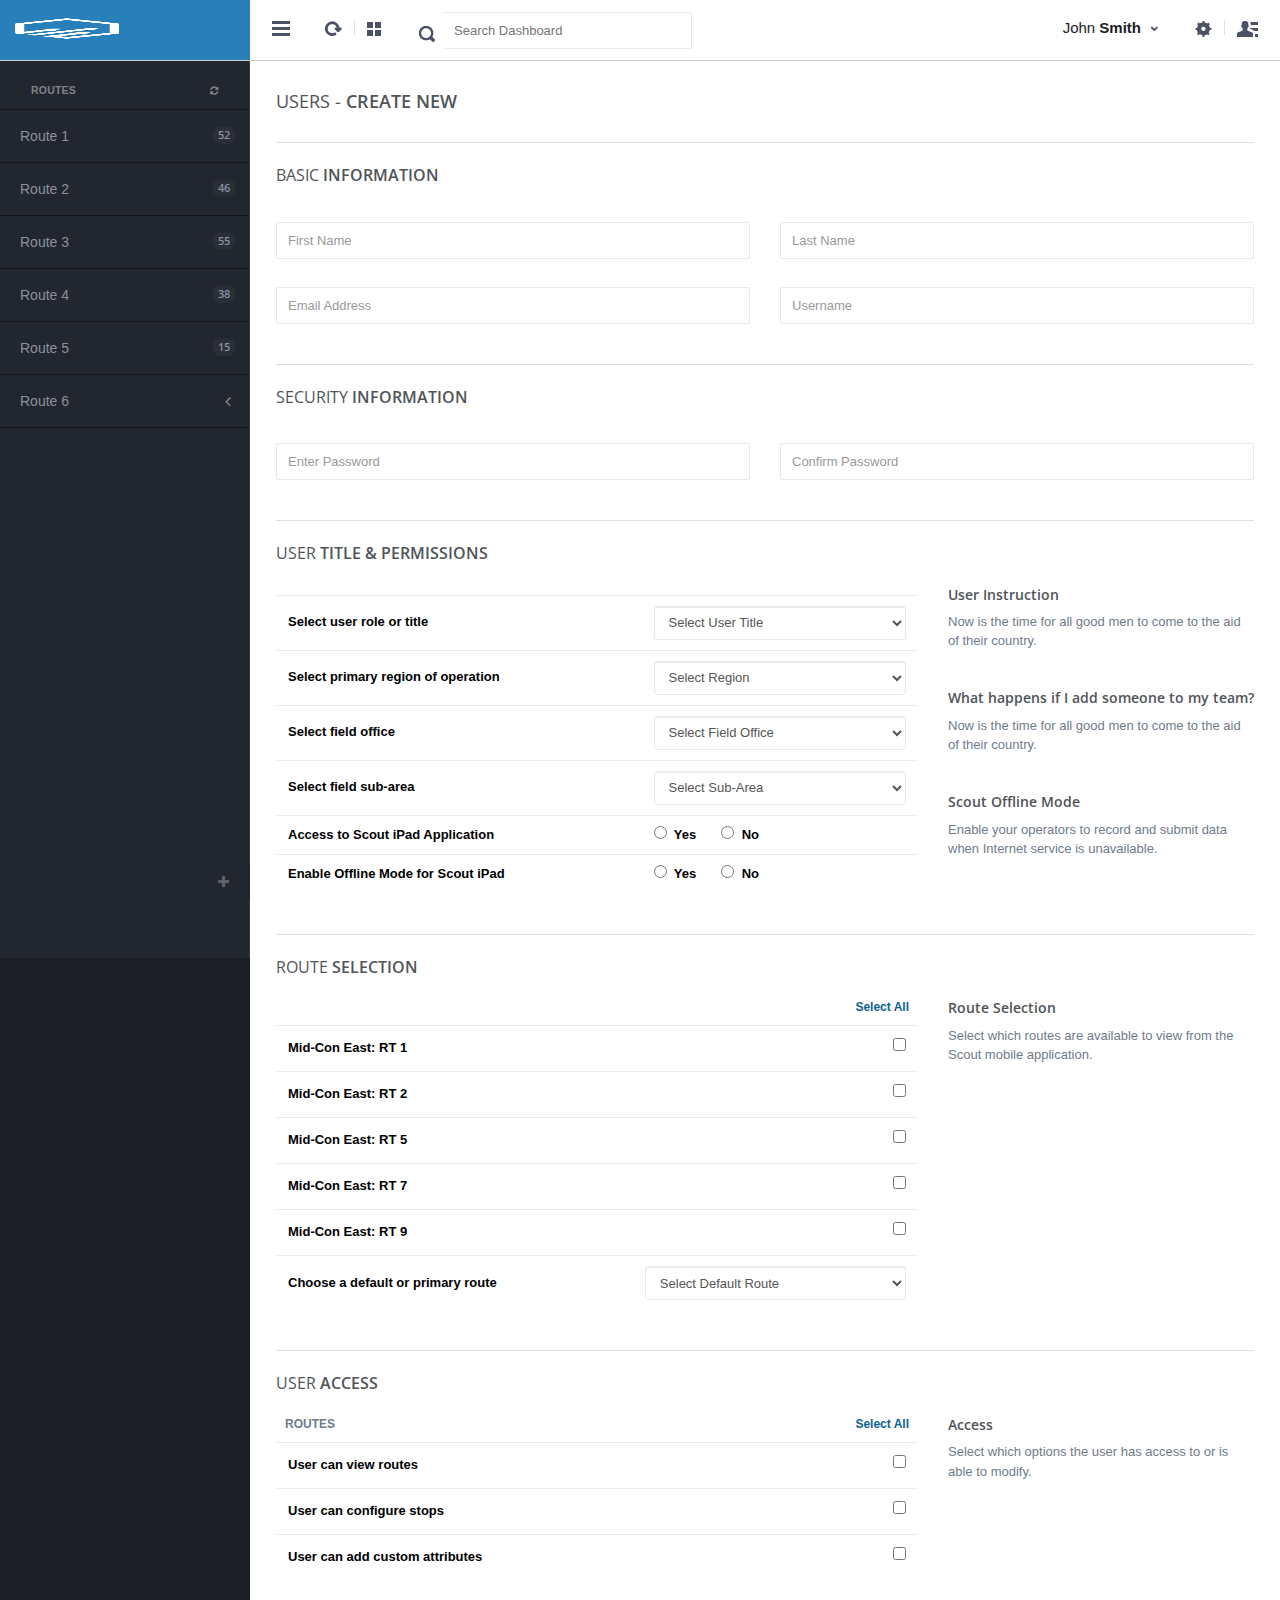
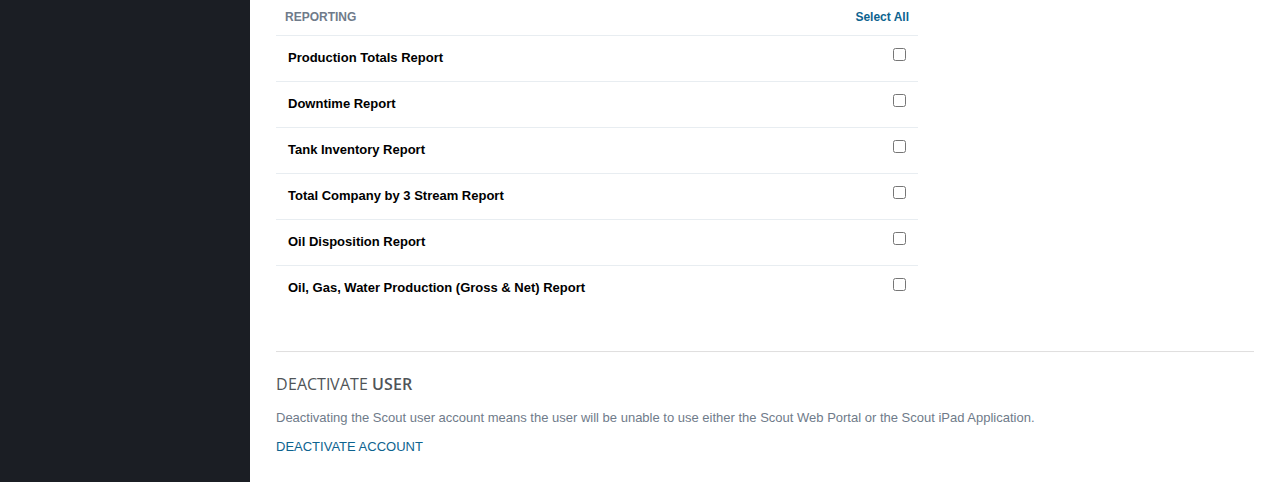
<file: user-new.html>
<!DOCTYPE html>
<html>
<head>
	<title>Title Goes Here</title>
	<meta http-equiv="content-type" content="text/html;charset=UTF-8" />
	<meta charset="utf-8" />
	<meta name="viewport" content="width=device-width, initial-scale=1.0, maximum-scale=1.0, user-scalable=no" />
	<meta content="" name="description" />
	<meta content="" name="author" />

	<!-- NEED TO WORK ON -->

	<link href="assets/plugins/pace/pace-theme-flash.css" rel="stylesheet" type="text/css" media="screen"/>
	<link href="assets/plugins/jquery-slider/css/jquery.sidr.light.css" rel="stylesheet" type="text/css" media="screen"/>
	<link href="assets/plugins/boostrapv3/css/bootstrap.min.css" rel="stylesheet" type="text/css"/>
	<link href="assets/plugins/boostrapv3/css/bootstrap-theme.min.css" rel="stylesheet" type="text/css"/>
	<link href="assets/plugins/font-awesome/css/font-awesome.css" rel="stylesheet" type="text/css"/>
	<link href="assets/css/animate.min.css" rel="stylesheet" type="text/css"/>
	<link href="assets/css/style.css" rel="stylesheet" type="text/css"/>
	<link href="assets/css/responsive.css" rel="stylesheet" type="text/css"/>
	<link href="assets/css/custom-icon-set.css" rel="stylesheet" type="text/css"/>

	<!-- BEGIN CORE JS FRAMEWORK--> 
	<script src="assets/plugins/jquery-1.8.3.min.js" type="text/javascript"></script> 
	<script src="assets/plugins/jquery-ui/jquery-ui-1.10.1.custom.min.js" type="text/javascript"></script> 
	<script src="assets/plugins/boostrapv3/js/bootstrap.min.js" type="text/javascript"></script> 
	<script src="assets/plugins/breakpoints.js" type="text/javascript"></script> 
	<script src="assets/plugins/jquery-unveil/jquery.unveil.min.js" type="text/javascript"></script> 
	<script src="assets/plugins/jquery-block-ui/jqueryblockui.js" type="text/javascript"></script> 
	<!-- END CORE JS FRAMEWORK --> 
	<!-- BEGIN PAGE LEVEL JS --> 	
	<script src="assets/plugins/jquery-slider/jquery.sidr.min.js" type="text/javascript"></script> 	
	<script src="assets/plugins/jquery-slimscroll/jquery.slimscroll.min.js" type="text/javascript"></script> 
	<script src="assets/plugins/pace/pace.min.js" type="text/javascript"></script>  
	<script src="assets/plugins/jquery-numberAnimate/jquery.animateNumbers.js" type="text/javascript"></script>
	<!-- END PAGE LEVEL PLUGINS --> 	
	
	<!-- BEGIN CORE TEMPLATE JS --> 
	<script src="assets/js/core.js" type="text/javascript"></script> 
	<script src="assets/js/chat.js" type="text/javascript"></script> 
	<script src="assets/js/demo.js" type="text/javascript"></script> 
	<!-- END CORE TEMPLATE JS --> 

	<!-- END NEED TO WORK ON -->
	
	<style>
	.page-content { 
		margin-left: 250px !important; 
		min-height: 1006px;
	}
	.table.access td {
		vertical-align: middle !important;
		font-weight: bold;
		color: black;
	}
	</style>

</head>
<body class="">
<!-- BEGIN HEADER -->
<div class="header navbar navbar-inverse"> 
	<!-- BEGIN TOP NAVIGATION BAR -->
	<div class="navbar-inner">
		<!-- BEGIN NAVIGATION HEADER -->
		<div class="header-seperation"> 
			<!-- BEGIN MOBILE HEADER -->
			<ul class="nav pull-left notifcation-center" id="main-menu-toggle-wrapper" style="display:none">	
				<li class="dropdown">
					<a id="main-menu-toggle" href="#main-menu" class="">
						<div class="iconset top-menu-toggle-white"></div>
					</a>
				</li>		 
			</ul>
			<!-- END MOBILE HEADER -->
			<!-- BEGIN LOGO -->	
			<a href="#">
				<img src="assets/img/logo.png" class="logo" alt="" data-src="assets/img/logo.png" data-src-retina="assets/img/logo2x.png" width="106" height="21"/>
			</a>
			<!-- END LOGO --> 
		</div>
		<!-- END NAVIGATION HEADER -->
		<!-- BEGIN CONTENT HEADER -->
		<div class="header-quick-nav"> 
			<!-- BEGIN HEADER LEFT SIDE SECTION -->
			<div class="pull-left"> 
			  <ul class="nav quick-section">
			    <li class="quicklinks"> <a href="#" class="" id="layout-condensed-toggle" >
			      <div class="iconset top-menu-toggle-dark"></div>
			      </a> </li>
			  </ul>
			  <ul class="nav quick-section">
			    <li class="quicklinks"> <a href="#" class="" >
			      <div class="iconset top-reload"></div>
			      </a> </li>
			    <li class="quicklinks"> <span class="h-seperate"></span></li>
			    <li class="quicklinks"> <a href="#" class="" >
			      <div class="iconset top-tiles"></div>
			      </a> </li>
					<li class="m-r-10 input-prepend inside search-form no-boarder">
						<span class="add-on"> <span class="iconset top-search"></span></span>
						 <input name="" type="text"  class="no-boarder " placeholder="Search Dashboard" style="width:250px;">
					</li>
				  </ul>
			</div>
			<!-- END HEADER LEFT SIDE SECTION -->
			<!-- BEGIN HEADER RIGHT SIDE SECTION -->
			<div class="pull-right"> 
				<div class="chat-toggler">	
					<!-- BEGIN NOTIFICATION CENTER -->
					<a href="#" class="dropdown-toggle" id="my-task-list" data-placement="bottom" data-content="" data-toggle="dropdown" data-original-title="Settings">
						<div class="user-details"> 
							<div class="username">
								John<span class="bold">&nbsp;Smith</span>									
							</div>						
						</div> 
						<div class="iconset top-down-arrow"></div>
					</a>		
				</div>
				<!-- BEGIN HEADER NAV BUTTONS -->
				<ul class="nav quick-section">
					<!-- BEGIN SETTINGS -->
					<li class="quicklinks"> 
						<a data-toggle="dropdown" class="dropdown-toggle pull-right" href="#" id="user-options">						
							<div class="iconset top-settings-dark"></div> 	
						</a>
						<ul class="dropdown-menu pull-right" role="menu" aria-labelledby="user-options">
							<li><a href="#">Normal Link</a></li>
							<li><a href="#">Badge Link&nbsp;&nbsp;<span class="badge badge-important animated bounceIn">2</span></a></li>
							<li class="divider"></li>                
							<li><a href="#"><i class="fa fa-power-off"></i>&nbsp;&nbsp;Separated Link</a></li>
						</ul>
					</li>
					<!-- END SETTINGS -->
					<li class="quicklinks"><span class="h-seperate"></span></li> 
					<!-- BEGIN CHAT SIDEBAR TOGGLE -->
					<li class="quicklinks"> 	
						<a id="chat-menu-toggle" href="#sidr" class="chat-menu-toggle">
							<div class="iconset top-chat-dark"><span class="badge badge-important hide" id="chat-message-count">1</span></div>
						</a> 
						<!-- BEGIN OPTIONAL RECENT CHAT POP UP NOTIFICATION -->
						<div class="simple-chat-popup chat-menu-toggle hide">
							<div class="simple-chat-popup-arrow"></div>
							<div class="simple-chat-popup-inner">
								<div style="width:100px">
									<div class="semi-bold">Name</div>
									<div class="message">Message...</div>
								</div>
							</div>
						</div>
						<!-- END OPTIONAL RECENT CHAT POP UP NOTIFICATION -->
					</li>
					<!-- END CHAT SIDEBAR TOGGLE --> 
				</ul>
				<!-- END HEADER NAV BUTTONS -->
			</div>
			<!-- END HEADER RIGHT SIDE SECTION -->
		</div> 
		<!-- END CONTENT HEADER --> 
	</div>
	<!-- END TOP NAVIGATION BAR --> 
</div>
<!-- END HEADER -->
	
<!-- BEGIN CONTENT -->
<div class="page-container row-fluid">
	<!-- BEGIN SIDEBAR -->
	<!-- BEGIN MENU -->
	<div class="page-sidebar" id="main-menu"> 
		  <div class="page-sidebar-wrapper" id="main-menu-wrapper">
		<!-- BEGIN SIDEBAR MENU -->	
		<p class="menu-title">ROUTES<span class="pull-right"><a href="javascript:;"><i class="fa fa-refresh"></i></a></span></p>
		<ul>	
			<!-- BEGIN SELECTED LINK -->
			<li>
				<a href="#">
					<span class="title">Route 1</span>
					<span class="selected"></span>
					<span class="badge badge-disable pull-right">52</span>
				</a>
			</li>
			<!-- END SELECTED LINK -->
			<!-- BEGIN BADGE LINK -->
			<li class="">
				<a href="#">
					<span class="title">Route 2</span>
					<span class="badge badge-disable pull-right">46</span>
				</a>
			</li>
			<!-- END BADGE LINK -->     
			<!-- BEGIN SINGLE LINK -->
			<li class="">
				<a href="#">
					<span class="title">Route 3</span>
					<span class="badge badge-disable pull-right">55</span>
				</a>
			</li>
			<li class="">
				<a href="#">
					<span class="title">Route 4</span>
					<span class="badge badge-disable pull-right">38</span>
				</a>
			</li>
			<li class="">
				<a href="#">
					<span class="title">Route 5</span>
					<span class="badge badge-disable pull-right">15</span>
				</a>
			</li>
			<li class="selected"> <a href="javascript:;"><span class="title">Route 6</span> <span class="arrow "></span> </a>
			  <ul class="sub-menu">
				  <li > <a href="typography.html"><i class="fa fa-map-marker"></i> Locations &nbsp;<span class="badge badge-important">4</span> <i class="fa fa-angle-right pull-right"></i></a></li>
				  <li > <a href="messages_notifications.html"><i class="fa fa-bar-chart-o"></i> Reporting</a> </li>
				  <li class="selected"> <a href="icons.html"><i class="fa fa-users"></i> Users</a> </li>

			  </ul>
			</li>
			<!-- END SINGLE LINK -->    	
		</ul>
		<!-- END SIDEBAR MENU -->
		<!-- BEGIN SIDEBAR WIDGETS -->
		<div class="side-bar-widgets">
			<!-- BEGIN FOLDER WIDGET 
			<p class="menu-title">FOLDER<span class="pull-right"><a href="#" class="create-folder"><i class="icon-plus"></i></a></span></p>
			<ul class="folders">
				<li><a href="#"><div class="status-icon green"></div>Task 1</a></li>
				 BEGIN HIDDEN INPUT BOX (FOR ADD FOLDER LINK) 
				<li class="folder-input" style="display:none">
					<input type="text" placeholder="Name of folder" class="no-boarder folder-name" name="" id="folder-name">
				</li>
				 END HIDDEN INPUT BOX (FOR ADD FOLDER LINK) 
			</ul>
			 END FOLDER WIDGET -->
			<!-- BEGIN PROJECTS WIDGET 
			<p class="menu-title">PROJECTS</p>
			 BEGIN EXAMPLE 1 
			<div class="status-widget">
				<div class="status-widget-wrapper">
					<div class="title">Project Title<a href="#" class="remove-widget"><i class="icon-custom-cross"></i></a></div>
					<p>Project Description</p>
				</div>
			</div>
			 END EXAMPLE 1 
			 END PROJECTS WIDGET -->
		</div>
		<div class="clearfix"></div>
		<!-- END SIDEBAR WIDGETS --> 
	</div>
	</div>
	<!-- BEGIN SCROLL UP HOVER -->
	<a href="#" class="scrollup">Scroll</a>
	<!-- END SCROLL UP HOVER -->
	<!-- END MENU -->
	<!-- BEGIN SIDEBAR FOOTER WIDGET -->
	<div class="footer-widget">		
		<!--<div class="progress transparent progress-small no-radius no-margin">
			<div data-percentage="79%" class="progress-bar progress-bar-success animate-progress-bar"></div>		
		</div>
		<div class="pull-right">
			<div class="details-status">
				<span data-animation-duration="560" data-value="86" class="animate-number"></span>%
			</div>	-->
			<a href="#"><i class="fa fa-plus pull-right"></i></a>
		</div>
	</div>
	<!-- END SIDEBAR FOOTER WIDGET -->
	<!-- END SIDEBAR -->


	<!-- BEGIN PAGE CONTAINER-->
	<div class="page-content"> 
		<div class="content">  
			<!-- BEGIN PAGE TITLE -->
                <div class="page-title">
                    	<h4>Users - <span class="semi-bold">Create New</span></h4>	
                </div>
                <div class="row">
                	<div class="col-md-12">
                        <div class="grid-title no-border"><hr>
                            <h4>Basic <span class="semi-bold">Information</span></h4>
                        </div>
                      </div>
                        <div class="col-md-6">
                          <div class="form-group">
                            <div class="controls">
                              <input type="text" class="form-control" placeholder="First Name">
                            </div>
                          </div>
                        </div>
                        <div class="col-md-6">
                          <div class="form-group">
                            <div class="controls">
                              <input type="text" class="form-control" placeholder="Last Name">
                            </div>
                          </div>
                        </div>
                        <div class="col-md-6">
                          <div class="form-group">
                            <div class="controls">
                              <input type="text" class="form-control" placeholder="Email Address">
                            </div>
                          </div>
                        </div>
						<div class="col-md-6">
						  <div class="form-group">
						    <div class="controls">
						      <input type="text" class="form-control" placeholder="Username">
						    </div>
						  </div>
						</div>
                </div>
                <div class="row">
	            	<div class="col-md-12">
		                <div class="grid-title no-border"><hr>
		                    <h4>Security <span class="semi-bold">Information</span></h4>
		                </div>
	                </div>
	                <div class="col-md-6">
	                  <div class="form-group">
	                    <div class="controls">
	                      <input type="text" class="form-control" placeholder="Enter Password">
	                    </div>
	                  </div>
	                </div>
	                <div class="col-md-6">
	                  <div class="form-group">
	                    <div class="controls">
	                      <input type="text" class="form-control" placeholder="Confirm Password">
	                    </div>
	                  </div>
	                </div>
	              </div>
	             
	              
	              
                   <div class="grid-title no-border"><hr>

                	
					<div class="row">
	                  <div class="col-md-12">
	                    <h4>User <span class="semi-bold">Title & Permissions</span></h4>
	                    <div class="row">
	                      <div class="col-sm-8">
	                      
	                      	<table class="table table-condensed access">
	                      		<tr>
	                      			<th style="border-top:0px"></th><th style="border-top:0px"></th>
	                      		</tr>
	                      		<tr>
	                      			<td>Select user role or title</td>
	                      			<td><select id="source" class="form-control input-sm">
	                      			  <option value="">Select User Title</option>
	                      			  <option value="">Administrator</option>
	                      			  <option value="">Superintendent</option>
	                      			  <option value="">Supervisor</option>
	                      			  <option value="">Foreman</option>
	                      			  <option value="">Lead Pumper</option>
	                      			  <option value="">Pumper</option>
	                      			</select></td>
	                      		</tr>
	                      		<tr>
	                      			<td>Select primary region of operation</td>
	                      			<td>

		                      				<select id="source" class="form-control input-sm">
		                      			  	<option value="">Select Region</option>
		                      			  	<option value="">All Regions</option>
		                      			  	<option value="">Midstates HQ</option>
		                      			  	<option value="">MidCon</option>
		                      				</select>

	                      			</td>
	                      		</tr>
	                      			<tr>
	                      				<td>Select field office</td>
	                      				<td><select id="source" class="form-control input-sm">
	                      				  <option value="">Select Field Office</option>
	                      				  <option value="">MidCon East</option>
	                      				  <option value="">MidCon West</option>
	                      				</select></td>
	                      			</tr>
                      				<tr>
                      					<td>Select field sub-area</td>
                      					<td><select id="source" class="form-control input-sm">
                      					  <option value="">Select Sub-Area</option>
                      					  <option value="">MidCon East - East</option>
                      					  <option value="">MidCon East - West</option>
                      					</select></td>
                      				</tr>
                  					<tr>
                  						<td>Access to Scout iPad Application</td>
                  						<td>
<input type="radio" name="ipad" value="yes">  &nbsp;Yes &nbsp; &nbsp; &nbsp;
<input type="radio" name="ipad" value="no">  &nbsp;No
                  						</td>
                  					</tr>
                  					<tr>
                  						<td>Enable Offline Mode for Scout iPad</td>
                  						<td>
<input type="radio" name="ipad2" value="yes">  &nbsp;Yes &nbsp; &nbsp; &nbsp;
<input type="radio" name="ipad2" value="no">  &nbsp;No
                  						</td>
                  					</tr>
	                      	</table>
	                      
		                        
		                      </div>
		                      <div class="col-sm-4">
		                        <h5 class="semi-bold">User Instruction</h5>
		                        <p>Now is the time for all good men to come to the aid of their country.</p>
		                        <br>
		                        <h5 class="semi-bold">What happens if I add someone to my team?</h5>
		                        <p>Now is the time for all good men to come to the aid of their country.</p><br>
		                        <h5 class="semi-bold">Scout Offline Mode</h5>
		                        <p>Enable your operators to record and submit data when Internet service is unavailable.</p>
		                      </div>
		                    </form>
		                    
	                    </div>
	                  </div>
	                </div>
	                
	                <div class="grid-title no-border"><hr>
					
					<div class="row">
		                  <div class="col-md-12">
		                    <h4>Route <span class="semi-bold">Selection</span></h4>
		                    <div class="row">
		                      <div class="col-sm-8">
		                      
		                      	<table class="table table-condensed access">
		                      		<tr>
		                      			<th style="border-top:0px"></th><th style="border-top:0px"><a href="#" class="pull-right">Select All</a></th>
		                      		</tr>
		                      		<tr>
		                      			<td>Mid-Con East: RT 1</td>
		                      			<td>
		                      				<label class="pull-right">
												<input name="checkbox" type="checkbox">
											</label>
		                      			</td>
		                      		</tr>
	                      			<tr>
	                      				<td>Mid-Con East: RT 2</td>
	                      				<td>
	                      					<label class="pull-right">
	                      					<input name="checkbox" type="checkbox">
	                      				</label>
	                      				</td>
	                      			</tr>
                      				<tr>
                      					<td>Mid-Con East: RT 5</td>
                      					<td>
                      						<label class="pull-right">
                      						<input name="checkbox" type="checkbox">
                      					</label>
                      					</td>
                      				</tr>
                  					<tr>
                  						<td>Mid-Con East: RT 7</td>
                  						<td>
                  							<label class="pull-right">
                  							<input name="checkbox" type="checkbox">
                  						</label>
                  						</td>
                  					</tr>
              						<tr>
              							<td>Mid-Con East: RT 9</td>
              							<td>
              								<label class="pull-right">
              								<input name="checkbox" type="checkbox">
              							</label>
              							</td>
              						</tr>
          							<tr>
          								<td>Choose a default or primary route</td>
          								<td><select id="source" class="form-control input-sm">
          								  <option value="">Select Default Route</option>
											<option value="">Mid-Con East: RT 1</option>
											<option value="">Mid-Con East: RT 2</option>
											<option value="">Mid-Con East: RT 5</option>
											<option value="">Mid-Con East: RT 7</option>
											<option value="">Mid-Con East: RT 9</option>
          								</select></td>
          							</tr>
		                      	</table>
		                      
			                        
			                      </div>
			                      <div class="col-sm-4">
			                        <h5 class="semi-bold">Route Selection</h5>
			                        <p>Select which routes are available to view from the Scout mobile application.</p>
			                      </div>
			                    </form>
			                    
		                    </div>
		                  </div>
		                </div>
					
					<div class="grid-title no-border"><hr>
					
					<div class="row">
					      <div class="col-md-12">
					        <h4>User <span class="semi-bold">Access</span></h4>
					        <div class="row">
					          <div class="col-sm-8">
					          
					          	<table class="table table-condensed access">
					          		<tr>
					          			<th style="border-top:0px">ROUTES</th><th style="border-top:0px"><a href="#" class="pull-right">Select All</a></th>
					          		</tr>
					          		<tr>
					          			<td>User can view routes</td>
					          			<td>
					          				<label class="pull-right">
												<input name="checkbox" type="checkbox">
											</label>
					          			</td>
					          		</tr>
					      			<tr>
					      				<td>User can configure stops</td>
					      				<td>
					      					<label class="pull-right">
					      					<input name="checkbox" type="checkbox">
					      				</label>
					      				</td>
					      			</tr>
					  				<tr>
					  					<td>User can add custom attributes</td>
					  					<td>
					  						<label class="pull-right">
					  						<input name="checkbox" type="checkbox">
					  					</label>
					  					</td>
					  				</tr>
					          	</table>
					          	
					          		<table class="table table-condensed access">
					          			<tr>
					          				<th style="border-top:0px">REPORTING</th><th style="border-top:0px"><a href="#" class="pull-right">Select All</a></th>
					          			</tr>
					          			<tr>
					          				<td>Production Totals Report</td>
					          				<td>
					          					<label class="pull-right">
					          					<input name="checkbox" type="checkbox">
					          				</label>
					          				</td>
					          			</tr>
					          			<tr>
					          				<td>Downtime Report</td>
					          				<td>
					          					<label class="pull-right">
					          					<input name="checkbox" type="checkbox">
					          				</label>
					          				</td>
					          			</tr>
					          			<tr>
					          				<td>Tank Inventory Report</td>
					          				<td>
					          					<label class="pull-right">
					          					<input name="checkbox" type="checkbox">
					          				</label>
					          				</td>
					          			</tr>
					          				<tr>
					          					<td>Total Company by 3 Stream Report</td>
					          					<td>
					          						<label class="pull-right">
					          						<input name="checkbox" type="checkbox">
					          					</label>
					          					</td>
					          				</tr>
					          					<tr>
					          						<td>Oil Disposition Report</td>
					          						<td>
					          							<label class="pull-right">
					          							<input name="checkbox" type="checkbox">
					          						</label>
					          						</td>
					          					</tr>
					          						<tr>
					          							<td>Oil, Gas, Water Production (Gross & Net) Report</td>
					          							<td>
					          								<label class="pull-right">
					          								<input name="checkbox" type="checkbox">
					          							</label>
					          							</td>
					          						</tr>
					          		</table>
					          
					                
					              </div>
					              <div class="col-sm-4">
					                <h5 class="semi-bold">Access</h5>
					                <p>Select which options the user has access to or is able to modify.</p>
					              </div>
					            </form>
					            
					        </div>
					      </div>
					    </div>
					
					<div class="grid-title no-border"><hr>
					
					<div class="row">
					      <div class="col-md-12">
					        <h4>Deactivate <span class="semi-bold">User</span></h4>
					        <p>Deactivating the Scout user account means the user will be unable to use either the Scout Web Portal or the Scout iPad Application.<p>
					        <a href="#">DEACTIVATE ACCOUNT</a>
					      </div>
					    </div>
						                
	             </div>


											
                			
    <!-- END PLACE PAGE CONTENT HERE -->
		</div>
	</div>
	<!-- END PAGE CONTAINER -->
</div>
<!-- END CONTENT --> 

<!-- BEGIN CHAT --> 
<div id="sidr" class="chat-window-wrapper">
	<div id="main-chat-wrapper">
		<div class="chat-window-wrapper fadeIn" id="chat-users">
			<!-- BEGIN CHAT HEADER -->
			<div class="chat-header">	
				<!-- BEGIN CHAT SEARCH BAR -->
				<div class="pull-left">
					<input type="text" placeholder="search">
				</div>
				<!-- END CHAT SEARCH BAR -->
				<!-- BEGIN CHAT QUICKLINKS -->		
				<div class="pull-right">
					<a href="#" class=""><div class="iconset top-settings-dark"></div></a>
				</div>
				<!-- END CHAT QUICKLINKS -->			
			</div>
			<!-- END CHAT HEADER -->	
			<!-- BEGIN GROUP WIDGET -->
			<div class="side-widget">
				<div class="side-widget-title">group chats</div>
				<div class="side-widget-content">
					<div id="groups-list">
						<ul class="groups">
							<li><a href="#"><div class="status-icon green"></div>Group Chat 1</a></li>
						</ul>
					</div>
				</div>
			</div>
			<!-- END GROUP WIDGET -->
			<!-- BEGIN FAVORITES WIDGET -->
			<div class="side-widget fadeIn">
				<div class="side-widget-title">favorites</div>
				<div class="side-widget-content">
					<!-- BEGIN SAMPLE CHAT -->
					<div class="user-details-wrapper active" data-chat-status="online" data-chat-user-pic="assets/img/profiles/d.jpg" data-chat-user-pic-retina="assets/img/profiles/d2x.jpg" data-user-name="Jane Smith">
						<!-- BEGIN PROFILE PIC -->
						<div class="user-profile">
								<img src="assets/img/profiles/d.jpg" alt="" data-src="assets/img/profiles/d.jpg" data-src-retina="assets/img/profiles/d2x.jpg" width="35" height="35">
							</div>
						<!-- END PROFILE PIC -->
						<!-- BEGIN MESSAGE -->
						<div class="user-details">
								<div class="user-name">Jane Smith</div>
								<div class="user-more">Message...</div>
							</div>
						<!-- END MESSAGE -->
						<!-- BEGIN MESSAGES BADGE -->
						<div class="user-details-status-wrapper">
								<span class="badge badge-important">3</span>
							</div>
						<!-- END MESSAGES BADGE -->
						<!-- BEGIN STATUS -->
						<div class="user-details-count-wrapper">
								<div class="status-icon green"></div>
							</div>
						<!-- END STATUS -->
						<div class="clearfix"></div>
					</div>
					<!-- END SAMPLE CHAT -->	
				</div>
			</div>
			<!-- END FAVORITES WIDGET -->
			<!-- BEGIN MORE FRIENDS WIDGET -->
			<div class="side-widget">
				<div class="side-widget-title">more friends</div>
				<div class="side-widget-content" id="friends-list">
					<!-- BEGIN SAMPLE CHAT -->
					<div class="user-details-wrapper" data-chat-status="online" data-chat-user-pic="assets/img/profiles/d.jpg" data-chat-user-pic-retina="assets/img/profiles/d2x.jpg" data-user-name="Jane Smith">
						<!-- BEGIN PROFILE PIC -->
						<div class="user-profile">
							<img src="assets/img/profiles/d.jpg" alt="" data-src="assets/img/profiles/d.jpg" data-src-retina="assets/img/profiles/d2x.jpg" width="35" height="35">
						</div>
						<!-- END PROFILE PIC -->
						<!-- BEGIN MESSAGE -->
						<div class="user-details">
							<div class="user-name">Jane Smith</div>
							<div class="user-more">Message...</div>
						</div>
						<!-- END MESSAGE -->
						<!-- BEGIN MESSAGES BADGE -->
						<div class="user-details-status-wrapper">
							<span class="badge badge-important">3</span>
						</div>
						<!-- END MESSAGES BADGE -->
						<!-- BEGIN STATUS -->
						<div class="user-details-count-wrapper">
							<div class="status-icon green"></div>
						</div>
						<!-- END STATUS -->
						<div class="clearfix"></div>
					</div>
					<!-- END SAMPLE CHAT -->
				</div>		
			</div>
			<!-- END MORE FRIENDS WIDGET -->
		</div>		
		<!-- BEGIN DUMMY CHAT CONVERSATION -->
		<div class="chat-window-wrapper fadeIn" id="messages-wrapper" style="display:none">
			<!-- BEGIN CHAT HEADER BAR -->
			<div class="chat-header">	
				<!-- BEGIN SEARCH BAR -->
				<div class="pull-left">
					<input type="text" placeholder="search">
				</div>		
				<!-- END SEARCH BAR -->
				<!-- BEGIN CLOSE TOGGLE -->
				<div class="pull-right">
					<a href="#" class=""><div class="iconset top-settings-dark"></div></a>
				</div>	
				<!-- END CLOSE TOGGLE -->				
			</div>
			<div class="clearfix"></div>
			<!-- END CHAT HEADER BAR -->
			<!-- BEGIN CHAT BODY -->
			<div class="chat-messages-header">
				<div class="status online"></div>
				<span class="semi-bold">Jane Smith(Typing..)</span>
				<a href="#" class="chat-back"><i class="icon-custom-cross"></i></a>
			</div>
			<!-- BEGIN CHAT MESSAGES CONTAINER -->
			<div class="chat-messages">
				<!-- BEGIN TIME STAMP EXAMPLE -->
				<div class="sent_time">Yesterday 11:25pm</div>
				<!-- END TIME STAMP EXAMPLE -->
				<!-- BEGIN EXAMPLE CHAT MESSAGE -->
				<div class="user-details-wrapper">
					<!-- BEGIN MESSENGER PROFILE -->
					<div class="user-profile">
						<img src="assets/img/profiles/d.jpg" alt="" data-src="assets/img/profiles/d.jpg" data-src-retina="assets/img/profiles/d2x.jpg" width="35" height="35">
					</div>
					<!-- END MESSENGER PROFILE -->
					<!-- BEGIN MESSENGER MESSAGE -->
					<div class="user-details">
						<div class="bubble">Hello, You there?</div>
					</div>
					<!-- END MESSENGER MESSAGE -->					
					<div class="clearfix"></div>
					<!-- BEGIN TIMESTAMP ON CLICK TOGGLE -->
					<div class="sent_time off">Yesterday 11:25pm</div>
					<!-- END TIMESTAMP ON CLICK TOGGLE -->
				</div>
				<!-- END EXAMPLE CHAT MESSAGE -->
				<!-- BEGIN TIME STAMP EXAMPLE -->
				<div class="sent_time">Today 11:25pm</div>
				<!-- BEGIN TIME STAMP EXAMPLE -->				
				<!-- BEGIN EXAMPLE CHAT MESSAGE (FROM SELF) -->
				<div class="user-details-wrapper pull-right">
					<!-- BEGIN MESSENGER MESSAGE -->
					<div class="user-details">
						<div class="bubble sender">Let me know when you free</div>
					</div>					
					<!-- END MESSENGER MESSAGE -->
					<div class="clearfix"></div>
					<!-- BEGIN TIMESTAMP ON CLICK TOGGLE -->
					<div class="sent_time off">Sent On Tue, 2:45pm</div>
					<!-- END TIMESTAMP ON CLICK TOGGLE -->
				</div>	
				<!-- END EXAMPLE CHAT MESSAGE (FROM SELF) -->	
			</div>
			<!-- END CHAT MESSAGES CONTAINER -->
		</div>
		<div class="chat-input-wrapper" style="display:none">
			<textarea id="chat-message-input" rows="1" placeholder="Type your message"></textarea>
		</div>
		<div class="clearfix"></div>
		<!-- END DUMMY CHAT CONVERSATION -->
	</div>
</div>
<!-- END CHAT --> 
</body>
</html>
</file>
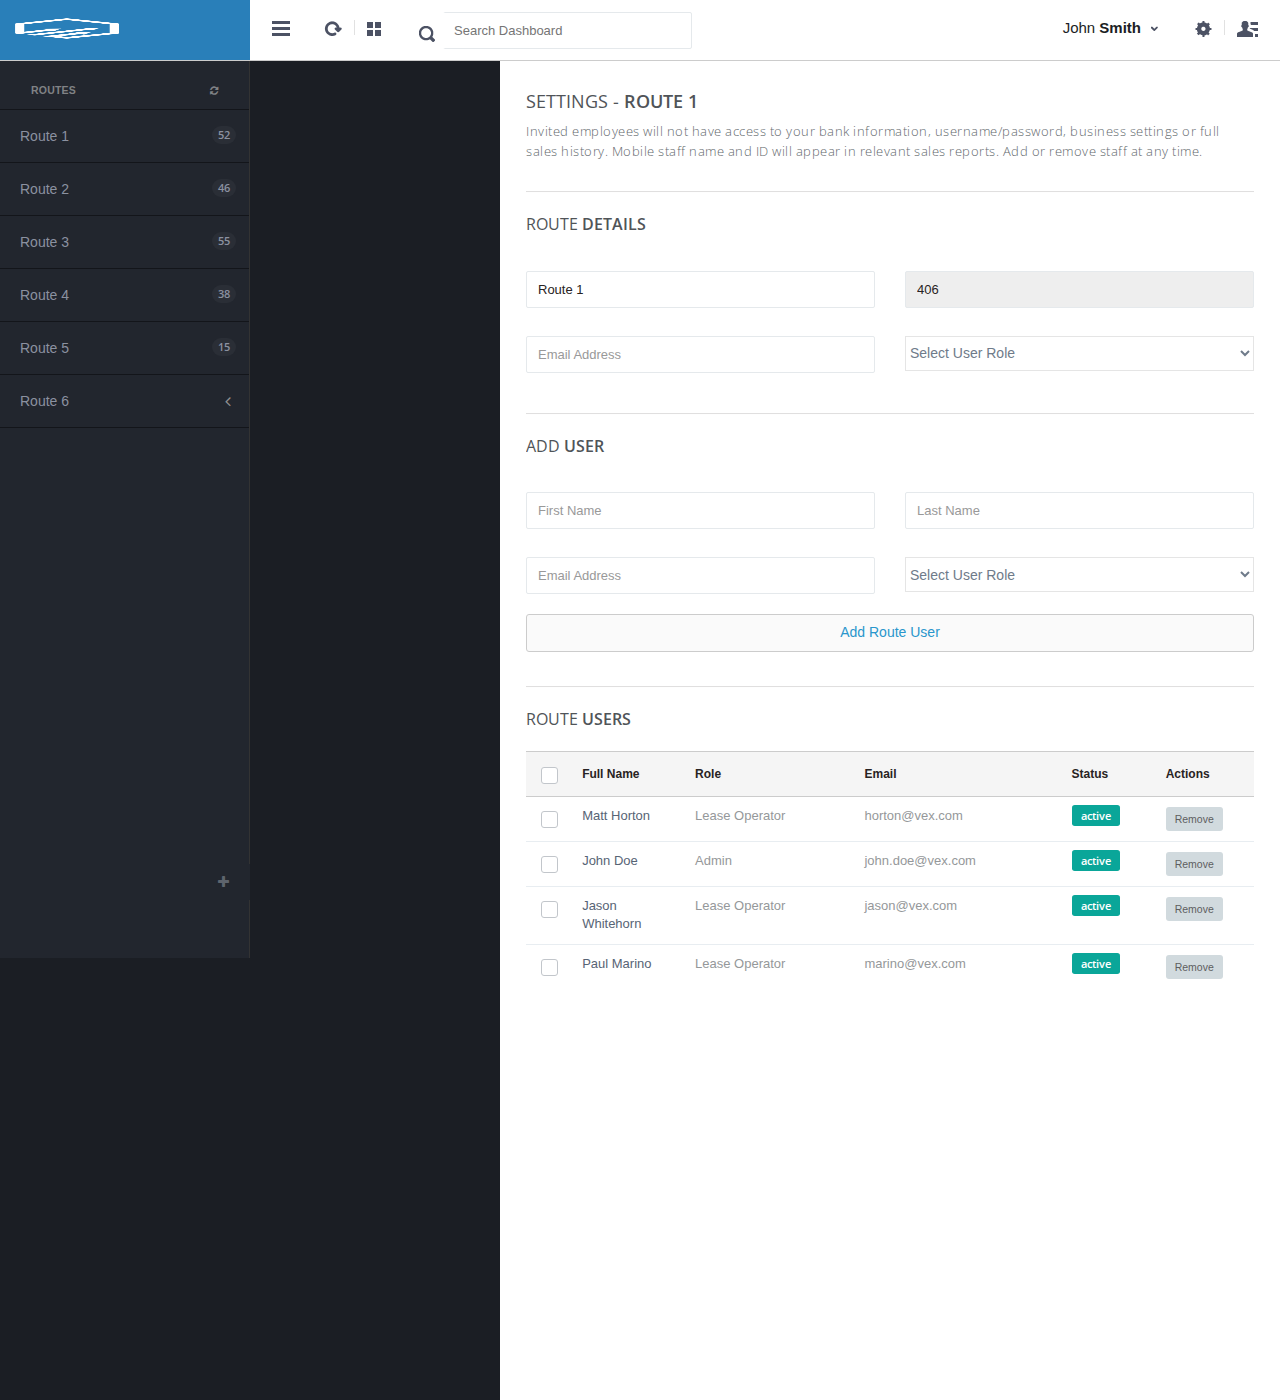
<file: users.html>
<!DOCTYPE html>
<html>
<head>
	<title>Title Goes Here</title>
	<meta http-equiv="content-type" content="text/html;charset=UTF-8" />
	<meta charset="utf-8" />
	<meta name="viewport" content="width=device-width, initial-scale=1.0, maximum-scale=1.0, user-scalable=no" />
	<meta content="" name="description" />
	<meta content="" name="author" />

	<!-- NEED TO WORK ON -->

	<link href="assets/plugins/pace/pace-theme-flash.css" rel="stylesheet" type="text/css" media="screen"/>
	<link href="assets/plugins/jquery-slider/css/jquery.sidr.light.css" rel="stylesheet" type="text/css" media="screen"/>
	<link href="assets/plugins/boostrapv3/css/bootstrap.min.css" rel="stylesheet" type="text/css"/>
	<link href="assets/plugins/boostrapv3/css/bootstrap-theme.min.css" rel="stylesheet" type="text/css"/>
	<link href="assets/plugins/font-awesome/css/font-awesome.css" rel="stylesheet" type="text/css"/>
	<link href="assets/css/animate.min.css" rel="stylesheet" type="text/css"/>
	<link href="assets/css/style.css" rel="stylesheet" type="text/css"/>
	<link href="assets/css/responsive.css" rel="stylesheet" type="text/css"/>
	<link href="assets/css/custom-icon-set.css" rel="stylesheet" type="text/css"/>

	<!-- BEGIN CORE JS FRAMEWORK--> 
	<script src="assets/plugins/jquery-1.8.3.min.js" type="text/javascript"></script> 
	<script src="assets/plugins/jquery-ui/jquery-ui-1.10.1.custom.min.js" type="text/javascript"></script> 
	<script src="assets/plugins/boostrapv3/js/bootstrap.min.js" type="text/javascript"></script> 
	<script src="assets/plugins/breakpoints.js" type="text/javascript"></script> 
	<script src="assets/plugins/jquery-unveil/jquery.unveil.min.js" type="text/javascript"></script> 
	<script src="assets/plugins/jquery-block-ui/jqueryblockui.js" type="text/javascript"></script> 
	<!-- END CORE JS FRAMEWORK --> 
	<!-- BEGIN PAGE LEVEL JS --> 	
	<script src="assets/plugins/jquery-slider/jquery.sidr.min.js" type="text/javascript"></script> 	
	<script src="assets/plugins/jquery-slimscroll/jquery.slimscroll.min.js" type="text/javascript"></script> 
	<script src="assets/plugins/pace/pace.min.js" type="text/javascript"></script>  
	<script src="assets/plugins/jquery-numberAnimate/jquery.animateNumbers.js" type="text/javascript"></script>
	<!-- END PAGE LEVEL PLUGINS --> 	
	
	<!-- BEGIN CORE TEMPLATE JS --> 
	<script src="assets/js/core.js" type="text/javascript"></script> 
	<script src="assets/js/chat.js" type="text/javascript"></script> 
	<script src="assets/js/demo.js" type="text/javascript"></script> 
	<!-- END CORE TEMPLATE JS --> 

	<!-- END NEED TO WORK ON -->

</head>
<body class="">
<!-- BEGIN HEADER -->
<div class="header navbar navbar-inverse"> 
	<!-- BEGIN TOP NAVIGATION BAR -->
	<div class="navbar-inner">
		<!-- BEGIN NAVIGATION HEADER -->
		<div class="header-seperation"> 
			<!-- BEGIN MOBILE HEADER -->
			<ul class="nav pull-left notifcation-center" id="main-menu-toggle-wrapper" style="display:none">	
				<li class="dropdown">
					<a id="main-menu-toggle" href="#main-menu" class="">
						<div class="iconset top-menu-toggle-white"></div>
					</a>
				</li>		 
			</ul>
			<!-- END MOBILE HEADER -->
			<!-- BEGIN LOGO -->	
			<a href="#">
				<img src="assets/img/logo.png" class="logo" alt="" data-src="assets/img/logo.png" data-src-retina="assets/img/logo2x.png" width="106" height="21"/>
			</a>
			<!-- END LOGO --> 
		</div>
		<!-- END NAVIGATION HEADER -->
		<!-- BEGIN CONTENT HEADER -->
		<div class="header-quick-nav"> 
			<!-- BEGIN HEADER LEFT SIDE SECTION -->
			<div class="pull-left"> 
			  <ul class="nav quick-section">
			    <li class="quicklinks"> <a href="#" class="" id="layout-condensed-toggle" >
			      <div class="iconset top-menu-toggle-dark"></div>
			      </a> </li>
			  </ul>
			  <ul class="nav quick-section">
			    <li class="quicklinks"> <a href="#" class="" >
			      <div class="iconset top-reload"></div>
			      </a> </li>
			    <li class="quicklinks"> <span class="h-seperate"></span></li>
			    <li class="quicklinks"> <a href="#" class="" >
			      <div class="iconset top-tiles"></div>
			      </a> </li>
					<li class="m-r-10 input-prepend inside search-form no-boarder">
						<span class="add-on"> <span class="iconset top-search"></span></span>
						 <input name="" type="text"  class="no-boarder " placeholder="Search Dashboard" style="width:250px;">
					</li>
				  </ul>
			</div>
			<!-- END HEADER LEFT SIDE SECTION -->
			<!-- BEGIN HEADER RIGHT SIDE SECTION -->
			<div class="pull-right"> 
				<div class="chat-toggler">	
					<!-- BEGIN NOTIFICATION CENTER -->
					<a href="#" class="dropdown-toggle" id="my-task-list" data-placement="bottom" data-content="" data-toggle="dropdown" data-original-title="Settings">
						<div class="user-details"> 
							<div class="username">
								John<span class="bold">&nbsp;Smith</span>									
							</div>						
						</div> 
						<div class="iconset top-down-arrow"></div>
					</a>		
				</div>
				<!-- BEGIN HEADER NAV BUTTONS -->
				<ul class="nav quick-section">
					<!-- BEGIN SETTINGS -->
					<li class="quicklinks"> 
						<a data-toggle="dropdown" class="dropdown-toggle pull-right" href="#" id="user-options">						
							<div class="iconset top-settings-dark"></div> 	
						</a>
						<ul class="dropdown-menu pull-right" role="menu" aria-labelledby="user-options">
							<li><a href="#">Normal Link</a></li>
							<li><a href="#">Badge Link&nbsp;&nbsp;<span class="badge badge-important animated bounceIn">2</span></a></li>
							<li class="divider"></li>                
							<li><a href="#"><i class="fa fa-power-off"></i>&nbsp;&nbsp;Separated Link</a></li>
						</ul>
					</li>
					<!-- END SETTINGS -->
					<li class="quicklinks"><span class="h-seperate"></span></li> 
					<!-- BEGIN CHAT SIDEBAR TOGGLE -->
					<li class="quicklinks"> 	
						<a id="chat-menu-toggle" href="#sidr" class="chat-menu-toggle">
							<div class="iconset top-chat-dark"><span class="badge badge-important hide" id="chat-message-count">1</span></div>
						</a> 
						<!-- BEGIN OPTIONAL RECENT CHAT POP UP NOTIFICATION -->
						<div class="simple-chat-popup chat-menu-toggle hide">
							<div class="simple-chat-popup-arrow"></div>
							<div class="simple-chat-popup-inner">
								<div style="width:100px">
									<div class="semi-bold">Name</div>
									<div class="message">Message...</div>
								</div>
							</div>
						</div>
						<!-- END OPTIONAL RECENT CHAT POP UP NOTIFICATION -->
					</li>
					<!-- END CHAT SIDEBAR TOGGLE --> 
				</ul>
				<!-- END HEADER NAV BUTTONS -->
			</div>
			<!-- END HEADER RIGHT SIDE SECTION -->
		</div> 
		<!-- END CONTENT HEADER --> 
	</div>
	<!-- END TOP NAVIGATION BAR --> 
</div>
<!-- END HEADER -->
	
<!-- BEGIN CONTENT -->
<div class="page-container row-fluid">
	<!-- BEGIN SIDEBAR -->
	<!-- BEGIN MENU -->
	<div class="page-sidebar" id="main-menu"> 
		  <div class="page-sidebar-wrapper" id="main-menu-wrapper">
		<!-- BEGIN SIDEBAR MENU -->	
		<p class="menu-title">ROUTES<span class="pull-right"><a href="javascript:;"><i class="fa fa-refresh"></i></a></span></p>
		<ul>	
			<!-- BEGIN SELECTED LINK -->
			<li>
				<a href="#">
					<span class="title">Route 1</span>
					<span class="selected"></span>
					<span class="badge badge-disable pull-right">52</span>
				</a>
			</li>
			<!-- END SELECTED LINK -->
			<!-- BEGIN BADGE LINK -->
			<li class="">
				<a href="#">
					<span class="title">Route 2</span>
					<span class="badge badge-disable pull-right">46</span>
				</a>
			</li>
			<!-- END BADGE LINK -->     
			<!-- BEGIN SINGLE LINK -->
			<li class="">
				<a href="#">
					<span class="title">Route 3</span>
					<span class="badge badge-disable pull-right">55</span>
				</a>
			</li>
			<li class="">
				<a href="#">
					<span class="title">Route 4</span>
					<span class="badge badge-disable pull-right">38</span>
				</a>
			</li>
			<li class="">
				<a href="#">
					<span class="title">Route 5</span>
					<span class="badge badge-disable pull-right">15</span>
				</a>
			</li>
			<li class="selected"> <a href="javascript:;"><span class="title">Route 6</span> <span class="arrow "></span> </a>
			  <ul class="sub-menu">
				  <li > <a href="typography.html"><i class="fa fa-map-marker"></i> Locations &nbsp;<span class="badge badge-important">4</span> <i class="fa fa-angle-right pull-right"></i></a></li>
				  <li > <a href="messages_notifications.html"><i class="fa fa-bar-chart-o"></i> Reporting</a> </li>
				  <li class="selected"> <a href="icons.html"><i class="fa fa-users"></i> Users</a> </li>

			  </ul>
			</li>
			<!-- END SINGLE LINK -->    	
		</ul>
		<!-- END SIDEBAR MENU -->
		<!-- BEGIN SIDEBAR WIDGETS -->
		<div class="side-bar-widgets">
			<!-- BEGIN FOLDER WIDGET 
			<p class="menu-title">FOLDER<span class="pull-right"><a href="#" class="create-folder"><i class="icon-plus"></i></a></span></p>
			<ul class="folders">
				<li><a href="#"><div class="status-icon green"></div>Task 1</a></li>
				 BEGIN HIDDEN INPUT BOX (FOR ADD FOLDER LINK) 
				<li class="folder-input" style="display:none">
					<input type="text" placeholder="Name of folder" class="no-boarder folder-name" name="" id="folder-name">
				</li>
				 END HIDDEN INPUT BOX (FOR ADD FOLDER LINK) 
			</ul>
			 END FOLDER WIDGET -->
			<!-- BEGIN PROJECTS WIDGET 
			<p class="menu-title">PROJECTS</p>
			 BEGIN EXAMPLE 1 
			<div class="status-widget">
				<div class="status-widget-wrapper">
					<div class="title">Project Title<a href="#" class="remove-widget"><i class="icon-custom-cross"></i></a></div>
					<p>Project Description</p>
				</div>
			</div>
			 END EXAMPLE 1 
			 END PROJECTS WIDGET -->
		</div>
		<div class="clearfix"></div>
		<!-- END SIDEBAR WIDGETS --> 
	</div>
	</div>
	<!-- BEGIN SCROLL UP HOVER -->
	<a href="#" class="scrollup">Scroll</a>
	<!-- END SCROLL UP HOVER -->
	<!-- END MENU -->
	<!-- BEGIN SIDEBAR FOOTER WIDGET -->
	<div class="footer-widget">		
		<!--<div class="progress transparent progress-small no-radius no-margin">
			<div data-percentage="79%" class="progress-bar progress-bar-success animate-progress-bar"></div>		
		</div>
		<div class="pull-right">
			<div class="details-status">
				<span data-animation-duration="560" data-value="86" class="animate-number"></span>%
			</div>	-->
			<a href="#"><i class="fa fa-plus pull-right"></i></a>
		</div>
	</div>
	<!-- END SIDEBAR FOOTER WIDGET -->
	<!-- END SIDEBAR -->


	<!-- BEGIN PAGE CONTAINER-->
	<div class="page-content"> 
		<div class="content">  
			<!-- BEGIN PAGE TITLE -->
                <div class="page-title">
                    	<h4>Settings - <span class="semi-bold">Route 1</span></h4>
                    	<p>Invited employees will not have access to your bank information, username/password, business settings or full sales history. Mobile staff name and ID will appear in relevant sales reports. Add or remove staff at any time.</p>	
                </div>
                <div class="row">
                	<div class="col-md-12">
                        <div class="grid-title no-border"><hr>
                            <h4>Route <span class="semi-bold">Details</span></h4>
                        </div>
                      </div>
                        <div class="col-md-6">
                          <div class="form-group">
                            <div class="controls">
                              <input type="text" class="form-control" placeholder="Group Name" value="Route 1">
                            </div>
                          </div>
                        </div>
                        <div class="col-md-6">
                          <div class="form-group">
                            <div class="controls">
                              <input type="text" class="form-control" placeholder="Group Code" disabled="disabled" value="406">
                            </div>
                          </div>
                        </div>
                        <div class="col-md-6">
                          <div class="form-group">
                            <div class="controls">
                              <input type="text" class="form-control" placeholder="Email Address">
                            </div>
                          </div>
                        </div>
                        <div class="col-md-6">
                          <div class="form-group">
                            <div class="controls">
                              <select id="source" style="width:100%">
                                <option value="">Select User Role</option>
                                <option value="">Lease Operator</option>
                                <option value="">Supervisor</option>
                              </select>
                            </div>
                          </div>
                        </div>
                </div>
                <div class="row">
	            	<div class="col-md-12">
		                <div class="grid-title no-border"><hr>
		                    <h4>Add <span class="semi-bold">User</span></h4>
		                </div>
	                </div>
	                <div class="col-md-6">
	                  <div class="form-group">
	                    <div class="controls">
	                      <input type="text" class="form-control" placeholder="First Name">
	                    </div>
	                  </div>
	                </div>
	                <div class="col-md-6">
	                  <div class="form-group">
	                    <div class="controls">
	                      <input type="text" class="form-control" placeholder="Last Name">
	                    </div>
	                  </div>
	                </div>
	                <div class="col-md-6">
	                  <div class="form-group">
	                    <div class="controls">
	                      <input type="text" class="form-control" placeholder="Email Address">
	                    </div>
	                  </div>
	                </div>
	                <div class="col-md-6">
	                  <div class="form-group">
	                    <div class="controls">
	                      <select id="source" style="width:100%">
	                        <option value="">Select User Role</option>
	                        <option value="">Lease Operator</option>
	                        <option value="">Supervisor</option>
	                      </select>
	                    </div>
	                  </div>
	                </div>
	                <div class="col-md-12">
	                	<button class="btn btn-block btn-white" type="button">Add Route User</button>
	                </div>
                    <div class="col-md-13">
                        <div class="grid simple">
                            <div class="grid-title no-border"><hr>
                                <h4>Route  <span class="semi-bold">Users</span></h4>
                            </div>
                            <div class="grid-body no-border">
                                    <table class="table">
                                        <thead>
                                            <tr>
                                                <th style="width:1%" >
                                                    <div class="checkbox check-default">
                										<input id="checkbox10" type="checkbox" value="1" class="checkall">
                										<label for="checkbox10"></label>
                									</div>
                                                </th>
                                                <th style="width:12%">Full Name</th>
                                                <th style="width:18%">Role</th>
                                                <th style="width:22%">Email</th>
                                                <th style="width:10%">Status</th>
                                                <th style="width:9%">Actions</th>
                                            </tr>
                                        </thead>
                                        <tbody>
                                            <tr>
                                                <td class="v-align-middle">
                                                     <div class="checkbox check-default">
                										<input id="checkbox11" type="checkbox" value="1">
                										<label for="checkbox11"></label>
                									</div>
                                                </td>
                                                <td class="v-align-middle">Matt Horton</td>
                                                <td class="v-align-middle"><span class="muted">Lease Operator</span>
                                                </td>
                                                <td><span class="muted">horton@vex.com</span>
                                                </td>
                                                <td class="v-align-middle">
													<span class="label label-success">active</span>                                         
												</td>
												<td class="v-align-middle">
													<button class="btn btn-mini" type="submit">Remove</button>                                         
												</td>
                                            </tr>
                                            <tr>
                                                <td>
                                                    <div class="checkbox check-default">
                										<input id="checkbox12" type="checkbox" value="1">
                										<label for="checkbox12"></label>
                									</div>
                                                </td>
                                                <td>John Doe
                                                </td>
                                                <td><span class="muted">Admin</span>
                                                </td>
                                                <td><span class="muted">john.doe@vex.com</span>
                                                </td>
                                                <td>
													<span class="label label-success">active</span>
                                                </td>
                                                <td class="v-align-middle">
                                                	<button class="btn btn-mini" type="submit">Remove</button>                                         
                                                </td>
                                            </tr>
                                            <tr>
                                                <td>
                                                    <div class="checkbox check-default">
                										<input id="checkbox13" type="checkbox" value="1">
                										<label for="checkbox13"></label>
                									</div>
                                                </td>
                                                <td>Jason Whitehorn</td>
                                                <td class="v-align-middle"><span class="muted">Lease Operator</span>
                                                </td>
                                                <td><span class="muted">jason@vex.com</span>
                                                </td>
                                                <td>
												<span class="label label-success">active</span>
                                                </td>
                                                <td class="v-align-middle">
                                                	<button class="btn btn-mini" type="submit">Remove</button>                                         
                                                </td>
                                            </tr>
                                            <tr>
                                                <td>
                                                    <div class="checkbox check-default">
                										<input id="checkbox14" type="checkbox" value="1">
                										<label for="checkbox14"></label>
                									</div>
                                                </td>
                                                <td>Paul Marino</td>
                                                <td class="v-align-middle"><span class="muted">Lease Operator</span>
                                                </td>
                                                <td><span class="muted">marino@vex.com</span>
                                                </td>
                                                <td>
												<span class="label label-success">active</span>
                                                </td>
                                                <td class="v-align-middle">
                                                	<button class="btn btn-mini" type="submit">Remove</button>                                        
                                                </td>
                                            </tr>
                                        </tbody>
                                    </table>
                            </div>
                        </div>
                    </div>
                </div>
                			
    <!-- END PLACE PAGE CONTENT HERE -->
		</div>
	</div>
	<!-- END PAGE CONTAINER -->
</div>
<!-- END CONTENT --> 

<!-- BEGIN CHAT --> 
<div id="sidr" class="chat-window-wrapper">
	<div id="main-chat-wrapper">
		<div class="chat-window-wrapper fadeIn" id="chat-users">
			<!-- BEGIN CHAT HEADER -->
			<div class="chat-header">	
				<!-- BEGIN CHAT SEARCH BAR -->
				<div class="pull-left">
					<input type="text" placeholder="search">
				</div>
				<!-- END CHAT SEARCH BAR -->
				<!-- BEGIN CHAT QUICKLINKS -->		
				<div class="pull-right">
					<a href="#" class=""><div class="iconset top-settings-dark"></div></a>
				</div>
				<!-- END CHAT QUICKLINKS -->			
			</div>
			<!-- END CHAT HEADER -->	
			<!-- BEGIN GROUP WIDGET -->
			<div class="side-widget">
				<div class="side-widget-title">group chats</div>
				<div class="side-widget-content">
					<div id="groups-list">
						<ul class="groups">
							<li><a href="#"><div class="status-icon green"></div>Group Chat 1</a></li>
						</ul>
					</div>
				</div>
			</div>
			<!-- END GROUP WIDGET -->
			<!-- BEGIN FAVORITES WIDGET -->
			<div class="side-widget fadeIn">
				<div class="side-widget-title">favorites</div>
				<div class="side-widget-content">
					<!-- BEGIN SAMPLE CHAT -->
					<div class="user-details-wrapper active" data-chat-status="online" data-chat-user-pic="assets/img/profiles/d.jpg" data-chat-user-pic-retina="assets/img/profiles/d2x.jpg" data-user-name="Jane Smith">
						<!-- BEGIN PROFILE PIC -->
						<div class="user-profile">
								<img src="assets/img/profiles/d.jpg" alt="" data-src="assets/img/profiles/d.jpg" data-src-retina="assets/img/profiles/d2x.jpg" width="35" height="35">
							</div>
						<!-- END PROFILE PIC -->
						<!-- BEGIN MESSAGE -->
						<div class="user-details">
								<div class="user-name">Jane Smith</div>
								<div class="user-more">Message...</div>
							</div>
						<!-- END MESSAGE -->
						<!-- BEGIN MESSAGES BADGE -->
						<div class="user-details-status-wrapper">
								<span class="badge badge-important">3</span>
							</div>
						<!-- END MESSAGES BADGE -->
						<!-- BEGIN STATUS -->
						<div class="user-details-count-wrapper">
								<div class="status-icon green"></div>
							</div>
						<!-- END STATUS -->
						<div class="clearfix"></div>
					</div>
					<!-- END SAMPLE CHAT -->	
				</div>
			</div>
			<!-- END FAVORITES WIDGET -->
			<!-- BEGIN MORE FRIENDS WIDGET -->
			<div class="side-widget">
				<div class="side-widget-title">more friends</div>
				<div class="side-widget-content" id="friends-list">
					<!-- BEGIN SAMPLE CHAT -->
					<div class="user-details-wrapper" data-chat-status="online" data-chat-user-pic="assets/img/profiles/d.jpg" data-chat-user-pic-retina="assets/img/profiles/d2x.jpg" data-user-name="Jane Smith">
						<!-- BEGIN PROFILE PIC -->
						<div class="user-profile">
							<img src="assets/img/profiles/d.jpg" alt="" data-src="assets/img/profiles/d.jpg" data-src-retina="assets/img/profiles/d2x.jpg" width="35" height="35">
						</div>
						<!-- END PROFILE PIC -->
						<!-- BEGIN MESSAGE -->
						<div class="user-details">
							<div class="user-name">Jane Smith</div>
							<div class="user-more">Message...</div>
						</div>
						<!-- END MESSAGE -->
						<!-- BEGIN MESSAGES BADGE -->
						<div class="user-details-status-wrapper">
							<span class="badge badge-important">3</span>
						</div>
						<!-- END MESSAGES BADGE -->
						<!-- BEGIN STATUS -->
						<div class="user-details-count-wrapper">
							<div class="status-icon green"></div>
						</div>
						<!-- END STATUS -->
						<div class="clearfix"></div>
					</div>
					<!-- END SAMPLE CHAT -->
				</div>		
			</div>
			<!-- END MORE FRIENDS WIDGET -->
		</div>		
		<!-- BEGIN DUMMY CHAT CONVERSATION -->
		<div class="chat-window-wrapper fadeIn" id="messages-wrapper" style="display:none">
			<!-- BEGIN CHAT HEADER BAR -->
			<div class="chat-header">	
				<!-- BEGIN SEARCH BAR -->
				<div class="pull-left">
					<input type="text" placeholder="search">
				</div>		
				<!-- END SEARCH BAR -->
				<!-- BEGIN CLOSE TOGGLE -->
				<div class="pull-right">
					<a href="#" class=""><div class="iconset top-settings-dark"></div></a>
				</div>	
				<!-- END CLOSE TOGGLE -->				
			</div>
			<div class="clearfix"></div>
			<!-- END CHAT HEADER BAR -->
			<!-- BEGIN CHAT BODY -->
			<div class="chat-messages-header">
				<div class="status online"></div>
				<span class="semi-bold">Jane Smith(Typing..)</span>
				<a href="#" class="chat-back"><i class="icon-custom-cross"></i></a>
			</div>
			<!-- BEGIN CHAT MESSAGES CONTAINER -->
			<div class="chat-messages">
				<!-- BEGIN TIME STAMP EXAMPLE -->
				<div class="sent_time">Yesterday 11:25pm</div>
				<!-- END TIME STAMP EXAMPLE -->
				<!-- BEGIN EXAMPLE CHAT MESSAGE -->
				<div class="user-details-wrapper">
					<!-- BEGIN MESSENGER PROFILE -->
					<div class="user-profile">
						<img src="assets/img/profiles/d.jpg" alt="" data-src="assets/img/profiles/d.jpg" data-src-retina="assets/img/profiles/d2x.jpg" width="35" height="35">
					</div>
					<!-- END MESSENGER PROFILE -->
					<!-- BEGIN MESSENGER MESSAGE -->
					<div class="user-details">
						<div class="bubble">Hello, You there?</div>
					</div>
					<!-- END MESSENGER MESSAGE -->					
					<div class="clearfix"></div>
					<!-- BEGIN TIMESTAMP ON CLICK TOGGLE -->
					<div class="sent_time off">Yesterday 11:25pm</div>
					<!-- END TIMESTAMP ON CLICK TOGGLE -->
				</div>
				<!-- END EXAMPLE CHAT MESSAGE -->
				<!-- BEGIN TIME STAMP EXAMPLE -->
				<div class="sent_time">Today 11:25pm</div>
				<!-- BEGIN TIME STAMP EXAMPLE -->				
				<!-- BEGIN EXAMPLE CHAT MESSAGE (FROM SELF) -->
				<div class="user-details-wrapper pull-right">
					<!-- BEGIN MESSENGER MESSAGE -->
					<div class="user-details">
						<div class="bubble sender">Let me know when you free</div>
					</div>					
					<!-- END MESSENGER MESSAGE -->
					<div class="clearfix"></div>
					<!-- BEGIN TIMESTAMP ON CLICK TOGGLE -->
					<div class="sent_time off">Sent On Tue, 2:45pm</div>
					<!-- END TIMESTAMP ON CLICK TOGGLE -->
				</div>	
				<!-- END EXAMPLE CHAT MESSAGE (FROM SELF) -->	
			</div>
			<!-- END CHAT MESSAGES CONTAINER -->
		</div>
		<div class="chat-input-wrapper" style="display:none">
			<textarea id="chat-message-input" rows="1" placeholder="Type your message"></textarea>
		</div>
		<div class="clearfix"></div>
		<!-- END DUMMY CHAT CONVERSATION -->
	</div>
</div>
<!-- END CHAT --> 
</body>
</html>
</file>
<file: assets/plugins/pace/pace-theme-flash.css>
.pace {
  -webkit-pointer-events: none;
  pointer-events: none;
  -webkit-user-select: none;
  -moz-user-select: none;
  user-select: none;
}

.pace-inactive {
  display: none;
}

.pace .pace-progress {
  background: #0aa699;
  position: fixed;
  z-index: 2000;
  top: 0;
  left: 0;
  height: 2px;

  -webkit-transition: width 1s;
  -moz-transition: width 1s;
  -o-transition: width 1s;
  transition: width 1s;
}

.pace .pace-progress-inner {
  display: block;
  position: absolute;
  right: 0px;
  width: 100px;
  height: 100%;
  box-shadow: 0 0 10px #0aa699, 0 0 5px #0aa699;
  opacity: 1.0;
  -webkit-transform: rotate(3deg) translate(0px, -4px);
  -moz-transform: rotate(3deg) translate(0px, -4px);
  -ms-transform: rotate(3deg) translate(0px, -4px);
  -o-transform: rotate(3deg) translate(0px, -4px);
  transform: rotate(3deg) translate(0px, -4px);
}

.pace .pace-activity {
  display: block;
  position: fixed;
  z-index: 2000;
  top: 15px;
  right: 15px;
  width: 14px;
  height: 14px;
  border: solid 2px transparent;
  border-top-color: #0aa699;
  border-left-color: #0aa699;
  border-radius: 10px;
  -webkit-animation: pace-spinner 400ms linear infinite;
  -moz-animation: pace-spinner 400ms linear infinite;
  -ms-animation: pace-spinner 400ms linear infinite;
  -o-animation: pace-spinner 400ms linear infinite;
  animation: pace-spinner 400ms linear infinite;
}

@-webkit-keyframes pace-spinner {
  0% { -webkit-transform: rotate(0deg); transform: rotate(0deg); }
  100% { -webkit-transform: rotate(360deg); transform: rotate(360deg); }
}
@-moz-keyframes pace-spinner {
  0% { -moz-transform: rotate(0deg); transform: rotate(0deg); }
  100% { -moz-transform: rotate(360deg); transform: rotate(360deg); }
}
@-o-keyframes pace-spinner {
  0% { -o-transform: rotate(0deg); transform: rotate(0deg); }
  100% { -o-transform: rotate(360deg); transform: rotate(360deg); }
}
@-ms-keyframes pace-spinner {
  0% { -ms-transform: rotate(0deg); transform: rotate(0deg); }
  100% { -ms-transform: rotate(360deg); transform: rotate(360deg); }
}
@keyframes pace-spinner {
  0% { transform: rotate(0deg); transform: rotate(0deg); }
  100% { transform: rotate(360deg); transform: rotate(360deg); }
}
</file>
<file: assets/css/style.css>
@import url(http://fonts.googleapis.com/css?family=Open+Sans:400,300,600,700);
:-moz-placeholder {
  color: '#333843';
}
::-moz-placeholder {
  color: '#333843';
  opacity: 1;
}
:-ms-input-placeholder {
  color: '#333843';
}
::-webkit-input-placeholder {
  color: '#333843';
}
.placeholder {
  color: '#333843';
}
html {
  font-size: 100%;
  height: 100%;
}
body {
  background-color: #1b1e24;
  color: #6f7b8a;
  font-family: 'Arial';
  font-size: 13px;
  padding: 0px !important;
  margin: 0px !important;
  line-height: 1.5;
  font-style: normal;
  font-weight: normal;
}
body.condense-menu .header-seperation {
  display: none;
}
body.condense-menu .page-content {
  margin-left: 50px;
}
body.condense-menu .footer-widget {
  display: none;
}
body.condense-menu .scrollup {
  left: 34px;
}
body.hide-top-content-header .header {
  width: auto;
}
body.hide-top-content-header .header-quick-nav {
  display: none;
}
body.hide-top-content-header .page-content .content {
  padding-top: 25px;
}
body.hide-top-content-header .page-sidebar.mini .page-sidebar-wrapper > ul {
  padding: 0;
}
body.hide-sidebar .header-seperation {
  display: none;
}
body.hide-sidebar .page-sidebar {
  display: none;
}
body.hide-sidebar .page-content {
  margin-left: 0;
}
body.hide-sidebar .scrollup {
  left: 34px;
}
body.boxed-layout {
  background-color: #F2F4F6;
}
body.boxed-layout .header {
  width: inherit;
  padding-right: 30px !important;
}
body.menu-non-fixed .page-sidebar {
  position: absolute;
}
.navbar,
.navbar-inverse {
  background-color: transparent;
  background-image: none;
  border: none;
  border-radius: 0px;
}
.navbar .nav > li > .dropdown-menu::before {
  position: absolute;
  top: -7px;
  right: 9px;
  display: inline-block;
  border-right: 7px solid transparent;
  border-bottom: 7px solid #CCC;
  border-left: 7px solid transparent;
  border-bottom-color: rgba(0, 0, 0, 0.2);
  content: '';
}
.navbar .nav > li > .dropdown-menu::after {
  position: absolute;
  top: -6px;
  right: 10px;
  display: inline-block;
  border-right: 6px solid transparent;
  border-bottom: 6px solid white;
  border-left: 6px solid transparent;
  content: '';
}
.navbar .notifications {
  background-color: #1B1E24;
  display: block;
  float: left;
  left: 0;
  margin: 0 10px 0 0;
  padding-top: 5px;
  position: relative;
}
.header-seperation {
  background-color: #297fb9;
}
.header {
  padding: 0 !important;
  margin: 0 !important;
  position: fixed;
  width: 100%;
  z-index: 999;
  min-height: 60px;
}
.header .navbar-inner {
  background-image: none !important;
  background-color: #ffffff !important;
  width: 100%;
  margin: 0;
  border-bottom: 1px solid #ccc;
  padding: 0px;
  box-shadow: none;
  border-radius: 0px;
  display: table;
  min-height: 60px;
}
.header .navbar-inner [class*="span"] {
  min-height: 58px !important;
}
.header .btn-navbar {
  background-color: #1f1f1f !important;
  margin-bottom: 0px;
  padding-right: 0px;
  padding-top: 10px;
  padding-bottom: 6px;
  background-image: none;
  box-shadow: none;
  color: #ffffff;
  border: 0;
}
.header .btn-navbar:hover {
  text-decoration: none;
}
.header .nav {
  display: block;
}
.header .nav li.dropdown .dropdown-toggle i {
  color: #eff4f8 !important;
}
.header .nav li.dropdown.user .dropdown-toggle i {
  display: inline-block;
  margin-top: 5px;
  margin: 0;
  font-size: 16px;
  color: #808080 !important;
}
.header .nav > li {
  margin: 0px;
  padding: 0px;
  text-align: center;
  display: inline-block;
  float: left;
}
.header .nav > li.dropdown .dropdown-toggle {
  margin: 0px;
}
.header .nav > li.dropdown .dropdown-toggle i {
  font-size: 15px;
  margin-left: auto;
  margin-right: auto;
}
.header .nav > li.dropdown .dropdown-toggle .badge {
  position: absolute;
  font-size: 10px !important;
  font-weight: 700;
  top: 0px;
  right: 2px;
  text-align: center;
  background-color: #fb3c4a;
  padding: 4px 6px;
  -webkit-border-radius: 12px !important;
  -moz-border-radius: 12px !important;
  border-radius: 12px !important;
  text-shadow: none !important;
  color: #ffffff;
}
.header .nav > li.dropdown .active {
  background-color: #0d0f12;
}
.header .nav > li.dropdown.user .dropdown-toggle {
  padding: 8px 4px 7px 9px;
}
.header .nav > li.dropdown.user .dropdown-toggle:hover {
  text-decoration: none;
}
.header .nav > li.quicklinks i {
  display: inline-block;
  margin-top: 5px;
  margin: 0;
  font-size: 14px;
  color: #656565 !important;
}
.header .nav > li.quicklinks > a {
  padding: 4px 2px !important;
}
.header .nav .h-seperate {
  height: 6px;
  width: 2px;
  margin: 0px 10px 0px 10px;
  border-left: 1px solid #e1e1e1;
  display: inline;
  position: relative;
  top: 2px;
}
.header .nav .dropdown-menu {
  margin-top: 3px;
}
.header .header-seperation {
  width: 250px;
  display: block;
  float: left;
  height: 60px;
}
.header .header-quick-nav {
  padding-right: 10px;
  -webkit-transition-duration: 1;
  -moz-transition-duration: 1s;
  transition-duration: 1s;
  transition-timing-function: ease-in-out;
  -webkit-transition-property: -webkit-transform, opacity;
  -moz-transition-property: -moz-transform, opacity;
  transition-property: transform, opacity;
}
.header .header-quick-nav input {
  height: 12px !important;
}
.header .notifcation-center {
  background-color: #1b1e24;
  margin-top: 12px;
  margin-right: 15px !important;
  display: inline-flex;
  display: -ms-flexbox;
}
.header .notifcation-center li {
  min-width: 30px !important;
}
.header .notifcation-center li a {
  padding: 10px !important;
  min-height: 17.5px;
}
.header .notifcation-center li a i {
  font-size: 13px !important;
}
.header a {
  text-decoration: none;
}
.header .chat-toggler {
  position: relative;
  top: 10px;
  margin-right: 5px;
  display: inline-block;
  float: left;
}
.header .chat-toggler .user-details {
  display: inline-block;
  float: left;
  line-height: 35px;
}
.header .chat-toggler .user-details .username a {
  color: #1b1e24;
  font-size: 15px;
}
.header .chat-toggler .user-details .company a {
  color: #8b8f92;
  font-weight: 400;
  text-align: right;
  font-size: 12px;
}
.header .chat-toggler .iconset {
  display: inline-block;
  float: left;
  margin: 15px 10px;
}
.header .chat-toggler .profile-pic {
  border-radius: 100px 100px 100px 100px;
  display: inline-block;
  height: 35px;
  overflow: hidden;
  width: 35px;
  float: left;
}
.header .chat-toggler a {
  color: #1b1e24;
  font-size: 15px;
  display: inline-block;
  float: left;
}
.header .chat-toggler > i {
  color: #808080;
  text-align: right;
  font-size: 20px;
  position: relative;
  padding: 8px;
  top: 8px;
}
.header .chat-toggler .message-count {
  display: inline-block;
  float: left;
}
.header .chat-toggler .message-count .badge {
  position: absolute;
  float: left;
  right: 0;
  top: 0;
}
.header .chat-message-preview {
  border-left: 1px solid #e5e9ec;
  border-right: 1px solid #e5e9ec;
  padding: 4px 15px;
  margin-right: 12px;
}
.header .chat-message-preview .user-details {
  display: inline-block;
  float: left;
}
.header .chat-message-preview .user-details .username a {
  color: #22262e;
  font-weight: 600;
  text-align: right;
}
.header .chat-message-preview .profile-pic {
  border-radius: 100px 100px 100px 100px;
  display: inline-block;
  float: left;
  height: 35px;
  overflow: hidden;
  width: 35px;
  margin-left: 10px;
}
.header .chat-message-preview a {
  color: #6F7B8A;
}
.header .chat-message-preview .chat-message {
  color: #8b8f92;
  background-color: #e5e9ec;
  padding: 5px;
  font-size: 12px;
  border-radius: 3px;
}
.header .quick-section {
  margin-left: 20px;
  margin-top: 16px;
  margin-right: 10px;
  display: inline-block;
  float: left;
}
.header .search-form {
  display: inline-block;
  float: left;
  margin-left: 25px !important;
  top: -4.5px;
  position: relative;
}
.header .popover-title {
  border-bottom: 0px;
  padding-top: 14px;
}
.menu-title {
  color: #808285;
  font-size: 10.5px;
  padding-left: 31px;
  padding-right: 31px;
  padding-top: 25px;
  text-transform: uppercase;
  font-weight: 600;
  letter-spacing: 0.2px;
}
.menu-title a {
  color: #808285;
}
.menu-title a:hover {
  text-decoration: none;
}
.menu-title i {
  font-size: 10px;
  font-weight: normal;
}
.page-sidebar {
  background-color: #22262E !important;
  height: 100%;
  border-right: 1px solid #333;
}
.page-sidebar .outer-tab-nav-section {
  display: inline-block;
  width: 45px;
  position: absolute;
  height: 100%;
  background-color: #0aa699 !important;
}
.page-sidebar .inner-menu {
  display: inline-block;
  width: 200px;
}
.page-sidebar .inner-menu ul {
  width: 200px;
}
.page-sidebar .page-sidebar-wrapper > ul {
  list-style: none;
  margin: 0;
  padding: 0;
}
.page-sidebar .page-sidebar-wrapper > ul > li {
  display: block;
  margin: 0;
  padding: 0;
  border: 0px;
}
.page-sidebar .page-sidebar-wrapper > ul > li > a {
  color: #8b91a0;
  display: block;
  position: relative;
  margin: 0;
  border-top: 1px solid #13151a;
  padding: 16px 14px 16px 20px;
  text-decoration: none;
  font-size: 14px;
  font-weight: normal;
}
.page-sidebar .page-sidebar-wrapper > ul > li > a.open {
  background: #313131;
}
.page-sidebar .page-sidebar-wrapper > ul > li > a i {
  font-size: 14px;
  margin-right: 5px;
  text-shadow: none;
}
.page-sidebar .page-sidebar-wrapper > ul > li > a > .arrow.open:before {
  float: right;
  margin-top: 1px;
  margin-right: 3px;
  display: inline;
  font-family: FontAwesome;
  height: auto;
  font-size: 16px;
  content: "\f107";
  font-weight: 300;
  text-shadow: none;
}
.page-sidebar .page-sidebar-wrapper > ul > li:last-child > a {
  border-bottom: 1px solid #13151A !important;
}
.page-sidebar .page-sidebar-wrapper > ul > li a i {
  color: #8b91a0;
  width: 20px;
  text-align: center;
  display: inline-block;
}
.page-sidebar .page-sidebar-wrapper > ul > li.active > a {
  border-top-color: transparent !important;
  color: #ffffff;
  border: none;
  text-shadow: none;
}
.page-sidebar .page-sidebar-wrapper > ul > li.active > a i {
  color: #ffffff;
}
.page-sidebar .page-sidebar-wrapper > ul > li.active i {
  color: #ffffff;
}
.page-sidebar .page-sidebar-wrapper > ul > li.active > ul.sub-menu {
  display: block;
}
.page-sidebar .page-sidebar-wrapper > ul > li.active > ul.sub-menu > li ul.sub-menu {
  display: block;
}
.page-sidebar .page-sidebar-wrapper > ul > li > ul.sub-menu {
  display: none;
  list-style: none;
  clear: both;
  margin: 0px;
  background-color: #22262E;
  padding: 8px 0px 10px 0px;
  border-bottom: 1px solid #13151a;
}
.page-sidebar .page-sidebar-wrapper > ul > li > ul.sub-menu > li {
  background: none;
  margin: 0px;
  padding: 0px;
  margin-top: 1px !important;
}
.page-sidebar .page-sidebar-wrapper > ul > li > ul.sub-menu > li > a {
  margin-left: 0px;
  padding-left: 5px;
  display: block;
  margin: 0px 0px 0px 0px;
  padding: 12px 12px 12px 0px;
  padding-left: 30px !important;
  color: #e1eaf1;
  text-decoration: none;
  text-shadow: none;
  font-size: 13px;
  font-weight: 300;
  background: none;
}
.page-sidebar .page-sidebar-wrapper > ul > li > ul.sub-menu > li > a:hover {
  background: #1b1e24 !important;
}
.page-sidebar .page-sidebar-wrapper > ul > li > ul.sub-menu > li > a:hover {
  background: #1b1e24 !important;
}
.page-sidebar .page-sidebar-wrapper > ul > li > ul.sub-menu > li:first-child > a {
  border-top: 0px !important;
}
.page-sidebar .page-sidebar-wrapper > ul > li > ul.sub-menu > li ul.sub-menu {
  display: none;
  list-style: none;
  clear: both;
  margin: 0px 0px 0px 0px;
  padding-left: 0;
}
.page-sidebar .page-sidebar-wrapper > ul > li > ul.sub-menu > li ul.sub-menu li {
  background: none;
  margin: 0px;
  padding: 0px;
}
.page-sidebar .page-sidebar-wrapper > ul > li > ul.sub-menu > li > ul.sub-menu > li > a {
  margin-left: 70px;
}
.page-sidebar .page-sidebar-wrapper > ul > li > ul.sub-menu > li > ul.sub-menu > li > ul.sub-menu > li > a {
  padding-left: 80px;
}
.page-sidebar .page-sidebar-wrapper > ul > li > ul.sub-menu li > a > .arrow:before {
  float: right;
  margin-top: 1px;
  margin-right: 20px;
  display: inline;
  font-size: 16px;
  font-family: FontAwesome;
  height: auto;
  content: "\f104";
  font-weight: 300;
  text-shadow: none;
}
.page-sidebar .page-sidebar-wrapper > ul > li > ul.sub-menu li > a > .arrow.open:before {
  float: right;
  margin-top: 1px;
  margin-right: 18px;
  display: inline;
  font-family: FontAwesome;
  height: auto;
  font-size: 16px;
  content: "\f107";
  font-weight: 300;
  text-shadow: none;
}
.page-sidebar .page-sidebar-wrapper > ul > li > ul.sub-menu li > ul.sub-menu > li > a {
  display: block;
  padding: 5px 0px;
  color: #ccc;
  text-decoration: none;
  text-shadow: 0 1px 1px #000;
  font-size: 13px;
  font-weight: 300;
}
.page-sidebar .page-sidebar-wrapper > ul > li > ul.sub-menu li > ul.sub-menu > li > a > i {
  font-size: 13px;
}
.page-sidebar .page-sidebar-wrapper > ul > li.start > a {
  border-top-color: transparent !important;
  background: #1b1e24;
  
}
.page-sidebar.mini {
  width: 50px;
  overflow: visible !important;
  background-color: #0aa699 !important;
  height: 100%;
  margin-top: 0;
  position: absolute;
}
.page-sidebar.mini .page-sidebar-wrapper > ul {
  width: 50px;
  padding: 60px 0 0;
}
.page-sidebar.mini .page-sidebar-wrapper > ul > li > ul.sub-menu {
  position: absolute;
  margin-top: -46px;
  margin-left: 50px;
  width: auto;
  z-index: 110;
  min-width: 250px;
}
.page-sidebar.mini .page-sidebar-wrapper > ul > li > a {
  padding: 13px;
  color: #ffffff;
}
.page-sidebar.mini .page-sidebar-wrapper > ul > li a i {
  color: #ffffff;
}
.page-sidebar.mini .page-sidebar-wrapper > p {
  display: none;
}
.page-sidebar.mini .page-sidebar-wrapper > .side-bar-widgets {
  display: none;
}
.page-sidebar.mini .slimScrollDiv {
  overflow: visible !important;
}
.page-sidebar.mini .slimScrollDiv .page-sidebar-wrapper {
  overflow: visible !important;
}
.page-sidebar.mini .user-info {
  display: none;
}
.page-sidebar.mini .status-widget {
  display: none;
}
.page-sidebar.mini .notification-alert {
  display: none;
}
.page-sidebar.mini ul li span.title {
  display: none;
}
.page-sidebar.mini ul li span.arrow {
  display: none;
}
.page-sidebar.mini ul li span.badge {
  display: none;
}
.page-sidebar.mini ul li ul li span.title {
  display: inline;
}
.page-sidebar.mini ul li ul li span.arrow {
  display: inline;
}
.page-sidebar.mini ul.big-items span.badge {
  display: inline-block;
}
.page-sidebar.mini ul.small-items span.badge {
  display: inline-block;
}
.page-sidebar.mini .profile-wrapper {
  display: none;
}
.page-sidebar.mini .footer-widget {
  display: none;
}
.page-sidebar ul.folders {
  list-style: none;
  margin: 0px;
  padding: 0;
}
.page-sidebar ul.folders > li {
  border: 0 none;
  display: block;
  margin: 0;
  padding: 0;
}
.page-sidebar ul.folders > li > a {
  padding: 5px 31px;
  font-size: 13px;
  color: #ffffff;
  display: block;
  position: relative;
}
.page-sidebar ul.folders > li > a:hover {
  text-decoration: none;
}
.page-sidebar ul.folders > li > input {
  margin: 5px 31px;
  font-size: 13px;
  width: 150px;
}
.page-sidebar ul > li > a > .arrow:before {
  float: right;
  margin-top: 1px;
  margin-right: 5px;
  display: inline;
  font-size: 16px;
  font-family: FontAwesome;
  height: auto;
  content: "\f104";
  font-weight: 300;
  text-shadow: none;
}
.nav-collapse.collapse {
  height: 100%  !important;
}
.page-sidebar .page-sidebar-wrapper > ul > li.open > a,
.page-sidebar .page-sidebar-wrapper > ul > li > a:hover,
.page-sidebar .page-sidebar-wrapper > ul > li:hover > a {
  background: #1b1e24;
  color: #ffffff;
}
.page-sidebar.mini .page-sidebar-wrapper > ul > li a > .label {
  display: none;
}
.page-sidebar.mini .page-sidebar-wrapper > ul > li.open > a,
.page-sidebar.mini .page-sidebar-wrapper > ul > li > a:hover,
.page-sidebar.mini .page-sidebar-wrapper > ul > li:hover > a {
  background: #0b9c8f;
}
.page-sidebar.mini .page-sidebar-wrapper > ul > li > a:hover,
.page-sidebar.mini .page-sidebar-wrapper > ul > li:hover > a {
  background: #0b9c8f;
}
.page-sidebar.mini .page-sidebar-wrapper > ul > li.active > a i,
.page-sidebar .page-sidebar-wrapper > ul > li:hover > a i {
  color: #ffffff !important;
}
.page-sidebar .page-sidebar-wrapper ul > li > a > .arrow:before,
.page-sidebar .page-sidebar-wrapper > ul > li > a > .arrow.open:before {
  color: #919091 !important;
}
.page-sidebar .page-sidebar-wrapper ul > li.active > a .arrow:before,
.page-sidebar .page-sidebar-wrapper > ul > li.active > a .arrow.open:before {
  color: #ffffff !important;
}
.page-sidebar .page-sidebar-wrapper ul > li.open > a i,
.page-sidebar .page-sidebar-wrapper > ul > li.open > a i {
  color: #ffffff !important;
}
.page-sidebar .page-sidebar-wrapper > ul > li > ul.sub-menu > li.active > a,
.page-sidebar .page-sidebar-wrapper > ul > li > ul.sub-menu > li > a:hover {
  color: #ffffff !important;
}
.page-sidebar .page-sidebar-wrapper > ul > li > ul.sub-menu li > ul.sub-menu > li.active > a,
.page-sidebar .page-sidebar-wrapper > ul > li > ul.sub-menu li > ul.sub-menu > li > a:hover,
.page-sidebar .page-sidebar-wrapper > ul > li > ul.sub-menu li.open > a {
  color: #ffffff !important;
}
.page-sidebar .page-sidebar-wrapper > ul > li > ul.sub-menu a .arrow:before,
.page-sidebar .page-sidebar-wrapper > ul > li > ul.sub-menu a .arrow.open:before {
  color: #919091  !important;
}
.page-sidebar .page-sidebar-wrapper > ul > li > ul.sub-menu > li.active > a {
  font-weight: 600;
}


.sub-sidebar {
  background-color: #F9F9F9 !important;
  height: 100%;
  border-right: 1px solid #C2C4C5;
}
.sub-sidebar .outer-tab-nav-section {
  display: inline-box;
  width: 45px;
  position: absolute;
  height: 100%;
  background-color: #0aa699 !important;
}
.sub-sidebar .inner-menu {
  display: inline-block;
  width: 200px;
}
.sub-sidebar .inner-menu ul {
  width: 200px;
}
.sub-sidebar .sub-sidebar-wrapper > ul {
  list-style: none;
  margin: 0;
  padding: 0;
}
.sub-sidebar .sub-sidebar-wrapper > ul > li {
  display: block;
  margin: 0;
  padding: 0;
  border: 0px;
}
.sub-sidebar .sub-sidebar-wrapper > ul > li.stop-search {
  display: block;
  padding: 10px 10px 10px 10px;
  text-decoration: none;
  font-size: 14px;
  font-weight: normal;
}
.sub-sidebar .sub-sidebar-wrapper > ul > li > a {
  color: #514f4f;
  display: block;
  position: relative;
  margin: 0;
  border: 0px;
  padding: 15px 10px 15px 20px;
  text-decoration: none;
  font-size: 14px;
  font-weight: normal;
  border-top: 1px solid #ccc;
}
.sub-sidebar .sub-sidebar-wrapper > ul > li:last-child {
  border-bottom: 1px solid #ccc;
}
.sub-sidebar .sub-sidebar-wrapper > ul > li:first-child {
  border-top: 1px solid #ccc;
}
.sub-sidebar .sub-sidebar-wrapper > ul > li > a.open {
  background: #313131;
}
.sub-sidebar .sub-sidebar-wrapper > ul > li > a i {
  font-size: 14px;
  text-shadow: none;
  padding-top: 4px;
}
.sub-sidebar .sub-sidebar-wrapper > ul > li > a > .arrow.open:before {
  float: right;
  margin-top: 1px;
  margin-right: 3px;
  display: inline;
  font-family: FontAwesome;
  height: auto;
  font-size: 16px;
  content: "\f107";
  font-weight: 300;
  text-shadow: none;
}
.sub-sidebar .sub-sidebar-wrapper > ul > li:last-child > a {
  border-bottom: 1px solid transparent !important;
}
.sub-sidebar .sub-sidebar-wrapper > ul > li a i {
  color: #8b91a0;
  width: 20px;
  text-align: center;
  display: inline-block;
}
.sub-sidebar .sub-sidebar-wrapper > ul > li.active > a {
  border-top-color: transparent !important;
  color: white;
  border: none;
  text-shadow: none;
}
.sub-sidebar .sub-sidebar-wrapper > ul > li.active > a i {
  color: #fff;
}
.sub-sidebar .sub-sidebar-wrapper > ul > li.active > ul.sub-menu {
  display: block;
}
.sub-sidebar .sub-sidebar-wrapper > ul > li.active > ul.sub-menu > li ul.sub-menu {
  display: block;
}
.sub-sidebar .sub-sidebar-wrapper > ul > li > ul.sub-menu {
  display: none;
  list-style: none;
  clear: both;
  margin: 0px;
  background-color: #22262E;
  padding: 8px 0px 10px 0px;
}
.sub-sidebar .sub-sidebar-wrapper > ul > li > ul.sub-menu > li {
  background: none;
  margin: 0px;
  padding: 0px;
  margin-top: 1px !important;
}
.sub-sidebar .sub-sidebar-wrapper > ul > li > ul.sub-menu > li > a {
  margin-left: 0px;
  padding-left: 5px;
  display: block;
  margin: 0px 0px 0px 0px;
  padding: 5px 0px;
  padding-left: 53px !important;
  color: #e1eaf1;
  text-decoration: none;
  text-shadow: 0 1px 1px #000;
  font-size: 13px;
  font-weight: 300;
  background: none;
}
.sub-sidebar .sub-sidebar-wrapper > ul > li > ul.sub-menu > li > a:hover {
  background: #1b1e24 !important;
}
.sub-sidebar .sub-sidebar-wrapper > ul > li > ul.sub-menu > li:first-child > a {
  border-top: 0px !important;
}
.sub-sidebar .sub-sidebar-wrapper > ul > li > ul.sub-menu > li ul.sub-menu {
  display: none;
  list-style: none;
  clear: both;
  margin: 0px 0px 0px 0px;
  padding-left: 0;
}
.sub-sidebar .sub-sidebar-wrapper > ul > li > ul.sub-menu > li ul.sub-menu li {
  background: none;
  margin: 0px;
  padding: 0px;
}
.sub-sidebar .sub-sidebar-wrapper > ul > li > ul.sub-menu > li > ul.sub-menu > li > a {
  margin-left: 70px;
}
.sub-sidebar .sub-sidebar-wrapper > ul > li > ul.sub-menu > li > ul.sub-menu > li > ul.sub-menu > li > a {
  padding-left: 80px;
}
.sub-sidebar .sub-sidebar-wrapper > ul > li > ul.sub-menu li > a > .arrow:before {
  float: right;
  margin-top: 1px;
  margin-right: 20px;
  display: inline;
  font-size: 16px;
  font-family: FontAwesome;
  height: auto;
  content: "\f104";
  font-weight: 300;
  text-shadow: none;
}
.sub-sidebar .sub-sidebar-wrapper > ul > li > ul.sub-menu li > a > .arrow.open:before {
  float: right;
  margin-top: 1px;
  margin-right: 18px;
  display: inline;
  font-family: FontAwesome;
  height: auto;
  font-size: 16px;
  content: "\f107";
  font-weight: 300;
  text-shadow: none;
}
.sub-sidebar .sub-sidebar-wrapper > ul > li > ul.sub-menu li > ul.sub-menu > li > a {
  display: block;
  padding: 5px 0px;
  color: #ccc;
  text-decoration: none;
  text-shadow: 0 1px 1px #000;
  font-size: 13px;
  font-weight: 300;
}
.sub-sidebar .sub-sidebar-wrapper > ul > li > ul.sub-menu li > ul.sub-menu > li > a > i {
  font-size: 13px;
}
.sub-sidebar .sub-sidebar-wrapper > ul > li.start > a {
  border-top-color: transparent !important;
  background-color: #2996CC;
}
.sub-sidebar.mini {
  width: 50px;
  overflow: visible !important;
  background-color: #0aa699 !important;
  height: 100%;
  margin-top: 0;
  position: absolute;
}
.sub-sidebar.mini .sub-sidebar-wrapper > ul {
  width: 50px;
  padding: 60px 0 0;
}
.sub-sidebar.mini .sub-sidebar-wrapper > ul > li > ul.sub-menu {
  position: absolute;
  margin-top: -46px;
  margin-left: 50px;
  width: auto;
  z-index: 110;
  min-width: 250px;
}
.sub-sidebar.mini .sub-sidebar-wrapper > ul > li > a {
  padding: 13px;
  color: #ffffff;
}
.sub-sidebar.mini .sub-sidebar-wrapper > ul > li a i {
  color: #ffffff;
}
.sub-sidebar.mini .sub-sidebar-wrapper > p {
  display: none;
}
.sub-sidebar.mini .sub-sidebar-wrapper > .side-bar-widgets {
  display: none;
}
.sub-sidebar.mini .slimScrollDiv {
  overflow: visible !important;
}
.sub-sidebar.mini .slimScrollDiv .sub-sidebar-wrapper {
  overflow: visible !important;
}
.sub-sidebar.mini .user-info {
  display: none;
}
.sub-sidebar.mini .status-widget {
  display: none;
}
.sub-sidebar.mini .notification-alert {
  display: none;
}
.sub-sidebar.mini ul li span.title {
  display: none;
}
.sub-sidebar.mini ul li span.arrow {
  display: none;
}
.sub-sidebar.mini ul li span.badge {
  display: none;
}
.sub-sidebar.mini ul li ul li span.title {
  display: inline;
}
.sub-sidebar.mini ul li ul li span.arrow {
  display: inline;
}
.sub-sidebar.mini ul.big-items span.badge {
  display: inline-block;
}
.sub-sidebar.mini ul.small-items span.badge {
  display: inline-block;
}
.sub-sidebar.mini .profile-wrapper {
  display: none;
}
.sub-sidebar.mini .footer-widget {
  display: none;
}
.sub-sidebar ul.folders {
  list-style: none;
  margin: 0px;
  padding: 0;
}
.sub-sidebar ul.folders > li {
  border: 0 none;
  display: block;
  margin: 0;
  padding: 0;
}
.sub-sidebar ul.folders > li > a {
  padding: 5px 31px;
  font-size: 13px;
  color: #ffffff;
  display: block;
  position: relative;
}
.sub-sidebar ul.folders > li > a:hover {
  text-decoration: none;
}
.sub-sidebar ul.folders > li > input {
  margin: 5px 31px;
  font-size: 13px;
  width: 150px;
}
.sub-sidebar ul > li > a > .arrow:before {
  float: right;
  margin-top: 1px;
  margin-right: 5px;
  display: inline;
  font-size: 16px;
  font-family: FontAwesome;
  height: auto;
  content: "\f104";
  font-weight: 300;
  text-shadow: none;
}


.header .nav > li.dropdown,
.header .nav > li.dropdown > a {
  text-align: center;
}
.header .nav .open > a,
.nav .open > a:hover,
.nav .open > a:focus {
  background-color: #ffffff;
}
.open {
  position: relative;
}
.navbar .pull-right > li.open > .dropdown-menu,
.navbar .nav > li.open > .dropdown-menu.pull-right {
  margin-right: -6px;
  margin-top: 7px;
}
.pace .pace-activity {
  top: 72px;
}
.no-top .pace .pace-activity {
  top: 10px;
}
.loading-animator {
  -moz-border-bottom-colors: none;
  -moz-border-left-colors: none;
  -moz-border-right-colors: none;
  -moz-border-top-colors: none;
  -webkit-animation: pace-spinner 400ms linear infinite;
  -moz-animation: pace-spinner 400ms linear infinite;
  -ms-animation: pace-spinner 400ms linear infinite;
  -o-animation: pace-spinner 400ms linear infinite;
  animation: pace-spinner 400ms linear infinite;
  border-color: rgba(0, 0, 0, 0.4) rgba(0, 0, 0, 0) rgba(0, 0, 0, 0) rgba(0, 0, 0, 0.4);
  border-image: none;
  border-radius: 10px 10px 10px 10px;
  border-right: 2px solid rgba(0, 0, 0, 0);
  border-style: solid;
  border-width: 2px;
  display: block;
  height: 14px;
  margin-left: 40%;
  width: 14px;
  z-index: 2000;
}
.page-container {
  margin: 0px;
  padding: 0px;
  position: relative;
  height: 100%;
}
.chat-window-wrapper {
  overflow: hidden;
  font-family: 'Arial';
  font-size: 13px;
}
.chat-window-wrapper .chat-header {
  height: 58px;
}
.chat-window-wrapper .side-widget {
  margin-top: 15px;
  display: block;
}
.chat-window-wrapper .side-widget-title {
  color: #808285;
  font-size: 10.5px;
  font-weight: 600;
  letter-spacing: 0.2px;
  padding-left: 31px;
  padding-right: 31px;
  text-transform: uppercase;
}
.chat-window-wrapper .side-widget-content {
  display: block;
}
.chat-window-wrapper .side-widget-content ul.groups {
  list-style: none;
  margin: 0;
  margin-top: 10px;
  padding-left: 0;
}
.chat-window-wrapper .side-widget-content ul.groups li {
  line-height: 25px;
}
.chat-window-wrapper .side-widget-content ul.groups > li > a {
  color: #ffffff;
  font-size: 13px;
  padding: 5px 31px;
}
.chat-window-wrapper .side-widget-content ul.groups > li > a:hover {
  text-decoration: none;
}
.chat-window-wrapper .user-details-wrapper {
  display: block;
  margin: 8px;
  padding: 10px;
  border-radius: 3px;
}
.chat-window-wrapper .user-details-wrapper .status-icon {
  margin-right: 0px;
}
.chat-window-wrapper .user-details-wrapper.active {
  background-color: #372b32;
}
.chat-window-wrapper .user-details-wrapper.active:hover {
  background-color: #482f36;
  cursor: pointer;
}
.chat-window-wrapper .user-details-wrapper:hover {
  background-color: #2a2e36;
  cursor: pointer;
}
.chat-window-wrapper .user-details-wrapper > .user-profile {
  display: inline-block;
  float: left;
  border-radius: 100px 100px 100px 100px;
  height: 35px;
  overflow: hidden;
  width: 35px;
  margin-right: 13px;
}
.chat-window-wrapper .user-details-wrapper > .user-details {
  display: inline-block;
  float: left;
}
.chat-window-wrapper .user-details-wrapper > .user-details > .user-name {
  display: block;
  color: #ffffff;
}
.chat-window-wrapper .user-details-wrapper > .user-details > .user-more {
  display: block;
  color: #747b89;
  font-size: 11px;
  width: 120px;
}
.chat-window-wrapper .chat-messages .user-details-wrapper {
  padding: 6px;
}
.chat-window-wrapper .chat-messages .user-details-wrapper:hover {
  background-color: #22262e;
  cursor: auto;
}
.chat-window-wrapper .user-details-status-wrapper {
  display: inline-block;
  float: left;
  min-width: 32px;
  margin-top: 8px;
}
.chat-window-wrapper .user-details-count-wrapper {
  display: inline-block;
  float: left;
  margin-top: 8px;
}
.sidr {
  background-color: #22262e;
  box-shadow: none;
}
.sidr ul.chat-window li {
  border: 0px;
}
.sidr ul.chat-window li:nth-child(odd) {
  background-color: #ffffff;
}
.sidr ul.chat-window li:nth-child(even) {
  background-color: #f5f6f8;
}
.sidr ul.chat-window li:hover > a,
.sidr ul.chat-window li:hover > span,
.sidr ul.chat-window li.active > a,
.sidr ul.chat-window li.active > span,
.sidr ul.chat-window li.sidr-class-active > a,
.sidr ul.chat-window li.sidr-class-active > span {
  box-shadow: none;
  background-color: #fed8db;
  line-height: 16px;
}
.scrollup {
  background: url('../img/pullup.png') no-repeat;
  background-position: 0px 0px;
  width: 27px;
  height: 27px;
  position: fixed;
  bottom: 92px;
  left: 235px;
  display: none;
  text-indent: -9999px;
  z-index: 101;
}
.scrollup:hover {
  background-position: -30px 0px;
}
.scrollup.to-edge {
  left: 35px;
}
.footer-widget {
  position: fixed;
  bottom: 0px;
  display: block;
  padding: 11px 21px;
  background-color: #22262e;
  width: 250px;
  clear: both;
}
.footer-widget .progress {
  position: relative;
  top: 15px;
  width: 70%;
}
.footer-widget a {
  color: #8B91A0;
}
.footer-widget i {
  font-size: 14px;
  color: #5e646d;
}
.footer-widget .details-status {
  background-color: #2d3139;
  border-radius: 3px 3px 3px 3px;
  color: #8B91A0;
  display: inline-block;
  font-size: 11px;
  padding: 6px;
  left: -22px;
  position: relative;
}
.footer-widget a:hover,
.footer-widget a:hover i {
  color: #8B91A0;
  text-decoration: none;
}
.sub-footer-widget {
  position: fixed;
  bottom: 0px;
  display: block;
  padding: 11px 21px;
  background-color: #F9F9F9;
  border-top: 1px solid #C2C4C5;
  width: 249px;
  left: 250px;
  z-index: 500;
  clear: both;
}
.sub-footer-widget .progress {
  position: relative;
  top: 15px;
  width: 70%;
}
.sub-footer-widget a {
  color: #8B91A0;
}
.sub-footer-widget i {
  font-size: 14px;
  color: #5e646d;
}
.sub-footer-widget .details-status {
  background-color: #2d3139;
  border-radius: 3px 3px 3px 3px;
  color: #8B91A0;
  display: inline-block;
  font-size: 11px;
  padding: 6px;
  left: -22px;
  position: relative;
}
.sub-footer-widget a:hover,
.sub-footer-widget a:hover i {
  color: #8B91A0;
  text-decoration: none;
}
.chat-window-wrapper input[type="text"],
.chat-window-wrapper input[type="password"],
.chat-window-wrapper input[type="date"],
.chat-window-wrapper input[type="datetime"],
.chat-window-wrapper input[type="email"],
.chat-window-wrapper input[type="number"],
.chat-window-wrapper input[type="search"],
.chat-window-wrapper input[type="tel"],
.chat-window-wrapper input[type="time"],
.chat-window-wrapper input[type="url"],
.chat-window-wrapper textarea,
.chat-window-wrapper select {
  background-color: #0d0f12;
  height: 28px;
}
.chat-header input[type="text"] {
  margin: 15px 0 15px 14px;
  width: 195px;
}
.chat-header .iconset {
  margin: 20px 15px;
}
.chat-messages-header {
  background-color: #1b1e24;
  color: #4c5264;
  padding: 8px;
  padding-left: 21px;
}
.chat-messages-header .status {
  height: 10px;
  width: 10px;
  border-radius: 8px;
  background-color: #e5e9ec;
  display: inline-block;
  margin-right: 12px;
}
.chat-messages-header .status.online {
  background-color: #0aa699;
}
.chat-messages-header .status.busy {
  background-color: #f35958;
}
.chat-messages-header .status.away {
  background-color: #0aa699;
}
.chat-messages-header a > i {
  color: #4c5264;
  font-size: 10px;
  float: right;
  margin-top: 5px;
  margin-right: 5px;
}
.chat-footer {
  position: absolute;
  bottom: 0px;
  background-color: #e5e9ec;
  padding: 10px;
  padding-bottom: 0px;
  width: 92.6%;
}
.bubble {
  position: relative;
  width: 165px;
  min-height: 40px;
  padding: 0px;
  background: #e5e9ec;
  -webkit-border-radius: 3px;
  -moz-border-radius: 3px;
  border-radius: 3px;
  color: #22262e;
  padding: 10px;
  cursor: pointer;
}
.bubble.old {
  background: #0d0f12;
  color: #4c5264;
}
.bubble.old:after {
  border-color: transparent #0d0f12;
}
.bubble.sender {
  background: #0ba195;
  color: #ffffff;
}
.bubble.sender:after {
  border-color: transparent #0ba195;
  border-width: 9px 0 9px 7px;
  right: -7px !important;
  left: auto;
}
.bubble:after {
  content: '';
  position: absolute;
  border-style: solid;
  border-width: 9px 7px 9px 0;
  border-color: transparent #e5e9ec;
  display: block;
  width: 0;
  z-index: 1;
  left: -7px;
  top: 12px;
}
.chat-messages .sent_time {
  width: 100%;
  color: #4c5264;
  text-align: center;
  margin-top: 10px;
  font-weight: 600;
}
.chat-messages .sent_time.off {
  display: none;
}
.chat-input-wrapper {
  position: fixed;
  bottom: 0;
  background-color: #1b1e24;
  width: 256px;
  padding: 7px;
  z-index: 110;
}
.chat-input-wrapper textarea {
  background-color: #ffffff;
  padding: 0;
  margin: 0;
}
.user-chat-wrapper {
  display: block;
  padding: 10px 15px;
}
.user-chat-wrapper .profile-wrapper {
  float: left;
  border-radius: 100px 100px 100px 100px;
  display: inline-block;
  height: 35px;
  overflow: hidden;
  width: 35px;
  margin: 0px 10px 0 0px;
}
.user-chat-wrapper .user-chat {
  display: inline-block;
  float: left;
}
.user-chat-wrapper .user-chat .user-name {
  color: #22262e;
  font-size: 12px;
  white-space: nowrap;
  overflow: hidden;
  text-overflow: ellipsis;
}
.user-chat-wrapper .user-chat .user-chat-preview {
  display: block;
  float: left;
}
.user-chat-wrapper .user-chat .more-details {
  display: inline-block;
  float: left;
  color: #8b8f92;
  margin-right: 10px;
  font-size: 12px;
  white-space: nowrap;
  overflow: hidden;
  text-overflow: ellipsis;
}
.ie8 .page-sidebar {
  position: absolute;
  width: 225px;
}
.ie8 .page-sidebar ul {
  width: 225px;
}
.ie8 .page-content {
  margin-left: 225px;
  margin-top: 0px;
}
.page-content {
  margin-top: 0px;
  padding: 0px;
  background-color: #fff;
  overflow: auto;
  position: relative;
  min-height: 1400px !important;
}
.page-content.condensed {
  margin-left: 50px;
}
.page-content.condensed-layout {
  margin-left: 50px !important;
}
.page-content .admin-bar {
  -moz-box-sizing: border-box;
  bottom: -115px;
  position: fixed;
  width: 100%;
  -webkit-transition: all 0.5s ease-in-out;
  -moz-transition: all 0.5s ease-in-out;
  -ms-transition: all 0.5s ease-in-out;
  transition: all 0.5s ease-in-out;
}
.page-content .admin-bar .admin-bar-inner {
  background: none repeat scroll 0 0 padding-box #ffffff;
  border-top: 1px solid rgba(0, 0, 0, 0.15);
  box-shadow: 0 -1px 2px rgba(0, 0, 0, 0.08);
  margin-right: 250px;
  padding: 30px 35px 30px 40px;
  text-align: right;
}
.page-content .header {
  padding: 20px !important;
}
.page-content .header h3 {
  font-size: 20px;
  display: inline;
}
.page-content .header i {
  font-size: 18px;
}
.page-content .breadcrumb {
  font-family: 'Open Sans';
  -webkit-border-radius: 0px;
  -moz-border-radius: 0px;
  border-radius: 0px;
  box-shadow: none;
  background-color: transparent;
  padding: 0px !important;
  border: none !important;
  margin-bottom: 0px;
}
.page-content .breadcrumb a {
  margin-left: 10px;
}
.page-content .breadcrumb li p {
  font-size: 12.5px !important;
  font-weight: 400;
  color: #7b7d82;
}
.page-content .breadcrumb li .active {
  font-weight: 600;
  font-size: 14px;
}
.page-content .content {
  padding-left: 26px;
  padding-right: 26px;
  padding-top: 80px;
}
.inner-menu {
  display: inline-block;
  position: absolute;
  width: 200px;
  font-family: 'Open Sans';
  background-color: #1b1e24;
  height: 100%;
}
.inner-menu .inner-wrapper {
  padding: 20px 20px 0;
}
.inner-menu .inner-wrapper .menu-title {
  padding-left: 0px;
}
.inner-menu .inner-wrapper .menu-title i {
  padding-right: 0px;
}
.inner-menu .inner-menu-content {
  margin-top: 50px;
}
.inner-menu .menu-title {
  padding-right: 23px;
}
.inner-menu ul.big-items {
  list-style: none outside none;
  margin: 0px;
  margin-bottom: 20px;
  padding: 0px;
}
.inner-menu ul.big-items li {
  text-align: right;
  padding: 8px 25px;
}
.inner-menu ul.big-items li a {
  color: #8b91a0;
  font-size: 18px;
}
.inner-menu ul.big-items li a:hover {
  text-decoration: none;
  color: #e5e9ec;
}
.inner-menu ul.big-items li:hover {
  background-color: #2d313b;
}
.inner-menu ul.big-items li.active {
  background-color: #2d313b;
}
.inner-menu ul.big-items li.active a {
  background-color: #2d313b;
  color: #e5e9ec;
}
.inner-menu ul.big-items li .badge {
  position: relative;
  top: -2px;
}
.inner-menu ul.small-items {
  list-style: none outside none;
  margin: 0px;
  margin-bottom: 20px;
  padding: 0;
}
.inner-menu ul.small-items li {
  text-align: right;
  padding: 8px 25px;
}
.inner-menu ul.small-items li a {
  color: #8b91a0;
  font-size: 14px;
}
.inner-menu ul.small-items li a:hover {
  text-decoration: none;
  color: #e5e9ec;
}
.inner-menu ul.small-items li:hover {
  background-color: #2d313b;
}
.inner-menu ul.small-items li.active {
  background-color: #2d313b;
}
.inner-menu ul.small-items li.active a {
  background-color: #2d313b;
  color: #e5e9ec;
}
.inner-menu ul.small-items li .badge {
  position: relative;
  top: -1px;
}
.user-info-wrapper {
  display: block;
  margin: 20px 31px;
  margin-bottom: 0px;
}
.user-info-wrapper .profile-wrapper {
  height: 65px;
  width: 65px;
  border-radius: 100px;
  overflow: hidden;
  display: inline-block;
  margin-right: 11px;
  margin-top: 9px;
  float: left;
}
.user-info-wrapper .user-info {
  color: #ffffff;
  background-color: #1b1e24;
  display: inline-block;
}
.user-info-wrapper .user-info .status {
  color: #929fa5;
  font-size: 13px;
  margin-bottom: 10px;
  margin-top: 2px;
  font-weight: normal;
}
.user-info-wrapper .user-info .profile {
  float: right;
  display: inline;
}
.user-info-wrapper .user-info .btn-set {
  margin-top: 10px;
}
.user-info-wrapper .user-info .username {
  font-size: 19px;
}
.user-info-wrapper .user-info .greeting {
  font-size: 19px;
  font-weight: 600;
  position: relative;
  top: 1.5px;
}
.user-info-wrapper .user-info a {
  color: #ffffff;
}
.user-info-wrapper .user-info a:hover {
  text-decoration: none;
}
.user-info-wrapper .user-info .status-icon {
  margin: 0px 5px;
}
.user-info-wrapper .user-info .collapse {
  width: 18px;
  height: 18px;
  background-color: #50545c;
  position: absolute;
  right: 15px;
  margin-top: 10px;
}
.user-info-wrapper .user-info .collapse i {
  position: relative;
  margin-top: -8px;
  top: -2px;
  left: 3px;
}
.user-info-wrapper .user-info .collapse:hover {
  background-color: #000000;
}
.side-panel {
  border-width: 0;
  display: block;
  max-height: none;
  min-height: 100%;
  position: fixed;
  top: 0;
  width: 17em;
  background: linear-gradient(#f9f9f9, #eeeeee) repeat scroll 0 0 #f9f9f9;
  border: 1px solid #AAAAAA;
  color: #333333;
  text-shadow: 0 1px 0 #ffffff;
  float: right;
  right: 0;
  z-index: 1200;
}
.status-widget {
  margin-bottom: 9px;
  padding: 0 31px;
  animation-duration: 0.3s !important;
}
.status-widget .title {
  color: #ffffff;
  font-size: 13px;
}
.status-widget .title i {
  float: right;
  font-size: 7px;
  margin-top: 6px;
  margin-right: 6px;
  color: #8b8f92;
}
.status-widget p {
  overflow: hidden;
  text-overflow: ellipsis;
  white-space: nowrap;
  width: 95%;
  color: #808285;
}
.status-widget .progress {
  height: 10px;
  background-color: #2a2e36;
  background-image: -moz-linear-gradient(top, #2a2e36, #2a2e36);
  background-image: -webkit-gradient(linear, 0 0, 0 100%, from(#2a2e36), to(#2a2e36));
  background-image: -webkit-linear-gradient(top, #2a2e36, #2a2e36);
  background-image: -o-linear-gradient(top, #2a2e36, #2a2e36);
  background-image: linear-gradient(to bottom, #2a2e36, #2a2e36);
  background-repeat: repeat-x;
  margin-bottom: 5px;
  -webkit-transition: width 30.0s ease !important;
  -moz-transition: width 30.0s ease !important;
  -o-transition: width 30.0s ease !important;
  transition: width 30.0s ease !important;
}
.status-widget-wrapper {
  font-size: 13px;
}
.status-widget .title a:hover,
.status-widget .title a:active {
  text-decoration: none;
}
.status-icon {
  background: url('../img/icon/status.png') no-repeat;
  position: relative;
  display: inline-block;
  margin-right: 10px;
  top: 2px;
}
.status-icon.green {
  background-position: -1px -1px;
  width: 14px;
  height: 14px;
}
.status-icon.red {
  background-position: -17px -1px;
  width: 14px;
  height: 14px;
}
.status-icon.blue {
  background-position: -33px -1px;
  width: 14px;
  height: 14px;
}
.status-icon.yellow {
  background-position: -48px -1px;
  width: 15px;
  height: 14px;
}
.status-icon.grey {
  background-position: -64px -1px;
  width: 14px;
  height: 14px;
}
.user-info img {
  float: left;
  margin-right: 5px;
}
.user-info .details {
  display: inline-block;
}
.user-info .label {
  font-weight: 300;
  font-size: 11px;
}
.mini .page-sidebar-wrapper {
  overflow: visible !important;
}
.h-ribbon {
  width: 100%;
  height: 4px;
  background-color: #f35958;
}
.h-ribbon .red {
  background-color: #f35958 !important;
}
.notification-alert {
  width: 29px;
  height: 29px;
  background-image: url("../img/notification-alert.png");
  position: absolute;
  float: right;
  right: -15px;
  z-index: 9999;
}
h1,
h2,
h3,
h4,
h5,
h6 {
  margin: 10px 0;
  font-family: 'Open Sans';
  font-weight: 400;
  color: #505458;
}
h1 {
  line-height: 43px;
}
h2 {
  line-height: 35px;
}
h3 {
  line-height: 30px;
  text-transform: uppercase;
  letter-spacing: 0.5px;
}
h4 {
  line-height: 22px;
  text-transform: uppercase;
}
h3 small,
h4 small,
h5 small {
  font-family: 'Open Sans';
  font-weight: 300;
  color: #444;
}
h1.block,
h2.block,
h3.block,
h4.block,
h5.block,
h6.block {
  padding-bottom: 10px;
}
a {
  text-shadow: none !important;
  color: #0d638f;
  transition: color 0.1s linear 0s, background-color 0.1s linear 0s !important;
}
a.icon:hover {
  text-decoration: none;
  -webkit-transition: all 0.1s ease-in-out;
  -moz-transition: all 0.1s ease-in-out;
  -o-transition: all 0.1s ease-in-out;
  -ms-transition: all 0.1s ease-in-out;
  transition: all 0.1s ease-in-out;
  opacity: .4;
}
a,
a:focus,
a:hover,
a:active {
  outline: 0;
  text-decoration: none;
}
i {
  font-size: 14px;
}
label {
  display: block;
  margin-bottom: 5px;
}
label.inline {
  display: inline-block;
  position: relative;
  top: 0px;
  font-size: 13px;
}
label.done {
  color: #0090d9 !important;
  text-decoration: line-through;
}
ul > li {
  padding-left: 6px;
  line-height: 20px;
}
ul.progress-list {
  list-style: none;
  margin: 10px 5px 23px 0;
  padding: 0;
}
ul.progress-list li .details-wrapper {
  display: inline-block;
  float: left;
}
ul.progress-list li .details-wrapper .name {
  display: block;
  color: #000;
  font-size: 13px;
}
ul.progress-list li .details-wrapper .description {
  display: block;
  color: #9a9a9a;
  font-size: 12px;
}
ul.progress-list li .details-status {
  display: inline-block;
  background-color: #e5e9ec;
  color: #5c6370;
  font-size: 11px;
  padding: 6px;
  -webkit-border-radius: 3px;
  -moz-border-radius: 3px;
  border-radius: 3px;
}
ul.progress-list li .progress {
  margin-top: 10px;
}
ul.my-friends {
  margin: 0px;
  margin-top: 16px;
  padding: 0;
}
ul.my-friends li {
  float: left;
  display: inline;
  margin-right: 5px;
  margin-bottom: 8px;
}
ul.my-friends li .profile-pic {
  border-radius: 100px;
  display: inline-block;
  float: left;
  height: 35px;
  overflow: hidden;
  width: 35px;
}
address {
  margin-bottom: 0px;
}
blockquote {
  padding: 0 0 0 18px;
  border-left: 5px solid #EEEEEE;
}
blockquote p {
  font-size: 16px;
}
blockquote small {
  line-height: 29px;
  color: #8b91a0;
}
blockquote small:before {
  content: "";
}
blockquote.pull-right small:after {
  content: "";
}
.logo {
  margin: 18px 14px;
}
.normal {
  font-weight: normal;
}
.semi-bold {
  font-weight: 600;
}
.bold {
  font-weight: bold;
}
.all-caps {
  text-transform: uppercase;
}
.light {
  font-weight: 300 !important;
}
.text-extra-small {
  font-size: 10.5px !important;
}
.small-text {
  font-size: 12px !important;
}
.normal-text {
  font-size: 13px !important;
}
.large-text {
  font-size: 15px !important;
}
.center-text {
  text-align: center !important;
}
.muted {
  color: #b6bfc5;
}
.bg-blue {
  background-color: #00acec !important;
}
.bg-red {
  background-color: #f35958 !important;
}
.bg-yellow {
  background-color: #fdd01c !important;
}
.bg-green {
  background-color: #0aa699 !important;
}
.bg-purple {
  color: #852b99 !important;
}
.bg-grey {
  color: #8b91a0 !important;
}
.text-black {
  color: #1b1e24 !important;
}
.text-purple {
  color: #852b99 !important;
}
.text-white {
  color: #ffffff !important;
}
.text-grey {
  color: #8b91a0 !important;
}
.text-success {
  color: #0aa699 !important;
}
.text-info {
  color: #0090d9 !important;
}
.text-warning {
  color: #fbb05e !important;
}
.text-error {
  color: #f35958 !important;
}
.text-white-opacity {
  color: #ffffff;
  opacity: 0.6;
  filter: alpha(opacity=60);
}
.text-right {
  text-align: right !important;
}
.text-left {
  text-align: left !important;
}
.text-center {
  text-align: center !important;
}
.color-bands {
  display: inline-block;
  width: 80px;
  height: 4px;
  margin-right: 2px;
  margin-bottom: 8px;
}
.color-bands.green {
  background-color: #0aa699;
}
.color-bands.purple {
  background-color: #852b99;
}
.color-bands.red {
  background-color: #f35958;
}
.color-bands.blue {
  background-color: #00acec;
}
hr {
  margin: 20px 0;
  border: 0;
  border-top: 1px solid #E0DFDF;
  border-bottom: 1px solid #FEFEFE;
}
.icon-custom-2x {
  font-size: 0.9em;
}
.fa-5x {
  font-size: 5em;
}
.fa-6x {
  font-size: 6em;
}
.fa-7x {
  font-size: 7em;
}
[class^="icon-"],
[class*=" icon-"],
[class^="icon-"]:hover,
[class*=" icon-"]:hover {
  background: none !important;
}
.page-title {
  padding: 0px;
  display: block;
  color: #666;
  margin: 0 0 10px;
  font-weight: 300;
  font-family: 'Open Sans';
}
.page-title h3 {
  display: inline-block;
  top: -5px;
  position: relative;
  width: 83%;
}
.page-title p {
  color: #63696d;
  letter-spacing: 0.5px;
}
.page-title i {
  display: inline-block;
  color: #73777c;
  font-size: 30px;
  margin-right: 12px;
  position: relative;
  top: 7px;
  float: left;
}
.page-title small {
  font-size: 14px;
  letter-spacing: 0px;
  font-weight: 300;
  color: #888;
}
.page-title .actions {
  font-family: 'Arial';
}
.page-content .breadcrumb a,
.page-content .breadcrumb i,
.page-content .breadcrumb span,
.page-content .breadcrumb li {
  color: #515050;
  font-weight: 300;
  text-shadow: none;
}
.breadcrumb > li + li:before {
  padding: 0 5px;
  color: #515050;
  font-family: FontAwesome;
  content: "\f105";
}
.well {
  background-color: #D1DADE;
  -webkit-border-radius: 3px;
  -moz-border-radius: 3px;
  border-radius: 3px;
  -webkit-box-shadow: none !important;
  -moz-box-shadow: none !important;
  box-shadow: none !important;
  border: none;
  background-image: none;
}
.well.well-large {
  padding: 24px;
  width: auto;
}
.well.well-small {
  padding: 13px;
  width: auto;
}
.well.green {
  background-color: #0aa699;
  color: #ffffff;
  border: none;
}
span.iconset {
  display: block;
}
.iconset {
  background: url('../img/icon/top-tray.png') no-repeat;
  position: relative;
  top: 1px;
}
.iconset.top-home {
  background-position: -6px -7px;
  width: 16px;
  height: 14px;
  top: -1px;
}
.iconset.top-settings {
  background-position: -35px -6px;
  width: 16px;
  height: 16px;
  top: 1px;
}
.iconset.top-messages {
  background-position: -63px -8px;
  width: 16px;
  height: 12px;
  top: 1px;
}
.iconset.top-back {
  background-position: -92px -8px;
  width: 15px;
  height: 14px;
}
.iconset.top-forward {
  background-position: -121px -8px;
  width: 15px;
  height: 14px;
}
.iconset.top-reload {
  background-position: -147px -6px;
  width: 18px;
  height: 16px;
}
.iconset.top-settings-dark {
  background-position: -176px -6px;
  width: 17px;
  height: 16px;
}
.iconset.top-tiles {
  background-position: -206px -7px;
  width: 14px;
  height: 14px;
  top: 1.5px;
}
.iconset.top-down-arrow {
  background-position: -238px -12px;
  width: 7px;
  height: 5px;
}
.iconset.top-search {
  background-position: -261px -6px;
  width: 16px;
  height: 16px;
  top: 10px;
}
.iconset.top-menu-toggle-dark {
  background-position: -288px -7px;
  width: 18px;
  height: 15px;
}
.iconset.top-menu-toggle-white {
  background-position: -315px -7px;
  width: 18px;
  height: 15px;
}
.iconset.top-chat-dark {
  background-position: -341px -6px;
  width: 21px;
  height: 16px;
}
.iconset.top-chat-white {
  background-position: -369px -6px;
  width: 21px;
  height: 16px;
}
.iconset .badge {
  top: -12px;
  right: -10px;
  position: relative;
  padding: 4px 6px;
  font-size: 10px;
}
.iconplaceholder {
  width: 20px;
  height: 20px;
  border-radius: 99px;
  background-color: #e5e9ec;
  padding: 3px;
  display: inline-block;
  margin-right: 5px;
}
.iconplaceholder i {
  font-size: 10px;
  color: #656c78;
  position: relative;
  left: 4px;
  top: -3px;
}
.blog-bar {
  border-top: 1px solid #d7dbe0;
  margin-top: 18px;
  padding: 10px;
}
.blog-bar a {
  color: #8b91a0;
  margin-right: 8px;
  text-decoration: none;
}
.blog-bar a:hover {
  color: #d7dbe0;
}
.no-padding {
  padding: 0px !important;
}
.no-margin {
  margin: 0px !important;
}
.spacing-bottom {
  margin-bottom: 30px;
}
.inherit-size {
  width: inherit;
  height: inherit;
}
.inherit-height {
  height: inherit;
}
.v-align-bottom {
  vertical-align: bottom;
  display: table-cell;
}
.v-align-top {
  vertical-align: top;
  display: table-cell;
}
.v-align-middle {
  vertical-align: middle;
  display: table-cell;
}
.h-align-middle {
  margin-left: auto;
  margin-right: auto;
  display: table;
}
.padding-10 {
  padding: 10px;
}
.padding-20 {
  padding: 20px;
}
.p-t-5 {
  padding-top: 5px;
}
.p-r-5 {
  padding-right: 5px;
}
.p-l-5 {
  padding-left: 5px;
}
.p-b-5 {
  padding-bottom: 5px;
}
.p-t-10 {
  padding-top: 10px;
}
.p-r-10 {
  padding-right: 10px;
}
.p-l-10 {
  padding-left: 10px;
}
.p-b-10 {
  padding-bottom: 10px;
}
.p-t-15 {
  padding-top: 15px;
}
.p-r-15 {
  padding-right: 15px;
}
.p-l-15 {
  padding-left: 15px;
}
.p-b-15 {
  padding-bottom: 15px;
}
.p-t-20 {
  padding-top: 20px;
}
.p-r-20 {
  padding-right: 20px;
}
.p-l-20 {
  padding-left: 20px;
}
.p-b-20 {
  padding-bottom: 20px;
}
.p-t-25 {
  padding-top: 25px;
}
.p-r-25 {
  padding-right: 25px;
}
.p-l-25 {
  padding-left: 25px;
}
.p-b-25 {
  padding-bottom: 25px;
}
.p-t-30 {
  padding-top: 30px;
}
.p-r-30 {
  padding-right: 30px;
}
.p-l-30 {
  padding-left: 30px;
}
.p-b-30 {
  padding-bottom: 30px;
}
.p-t-35 {
  padding-top: 35px;
}
.p-r-35 {
  padding-right: 35px;
}
.p-l-35 {
  padding-left: 35px;
}
.p-b-35 {
  padding-bottom: 35px;
}
.p-t-40 {
  padding-top: 40px;
}
.p-r-40 {
  padding-right: 40px;
}
.p-l-40 {
  padding-left: 40px;
}
.p-b-40 {
  padding-bottom: 40px;
}
.p-t-45 {
  padding-top: 45px;
}
.p-r-45 {
  padding-right: 45px;
}
.p-l-45 {
  padding-left: 45px;
}
.p-b-45 {
  padding-bottom: 45px;
}
.p-t-50 {
  padding-top: 50px;
}
.p-r-50 {
  padding-right: 50px;
}
.p-l-50 {
  padding-left: 50px;
}
.p-b-50 {
  padding-bottom: 50px;
}
.p-t-55 {
  padding-top: 55px;
}
.p-r-55 {
  padding-right: 55px;
}
.p-l-55 {
  padding-left: 55px;
}
.p-b-55 {
  padding-bottom: 55px;
}
.p-t-60 {
  padding-top: 60px;
}
.p-r-60 {
  padding-right: 60px;
}
.p-l-60 {
  padding-left: 60px;
}
.p-b-60 {
  padding-bottom: 60px;
}
.p-t-65 {
  padding-top: 65px;
}
.p-r-65 {
  padding-right: 65px;
}
.p-l-65 {
  padding-left: 65px;
}
.p-b-65 {
  padding-bottom: 65px;
}
.p-t-70 {
  padding-top: 70px;
}
.p-r-70 {
  padding-right: 70px;
}
.p-l-70 {
  padding-left: 70px;
}
.p-b-70 {
  padding-bottom: 70px;
}
.p-t-75 {
  padding-top: 75px;
}
.p-r-75 {
  padding-right: 75px;
}
.p-l-75 {
  padding-left: 75px;
}
.p-b-75 {
  padding-bottom: 75px;
}
.p-t-80 {
  padding-top: 80px;
}
.p-r-80 {
  padding-right: 80px;
}
.p-l-80 {
  padding-left: 80px;
}
.p-b-80 {
  padding-bottom: 80px;
}
.p-t-85 {
  padding-top: 85px;
}
.p-r-85 {
  padding-right: 85px;
}
.p-l-85 {
  padding-left: 85px;
}
.p-b-85 {
  padding-bottom: 85px;
}
.p-t-90 {
  padding-top: 90px;
}
.p-r-90 {
  padding-right: 90px;
}
.p-l-90 {
  padding-left: 90px;
}
.p-b-90 {
  padding-bottom: 90px;
}
.p-t-95 {
  padding-top: 95px;
}
.p-r-95 {
  padding-right: 95px;
}
.p-l-95 {
  padding-left: 95px;
}
.p-b-95 {
  padding-bottom: 95px;
}
.p-t-100 {
  padding-top: 100px;
}
.p-r-100 {
  padding-right: 100px;
}
.p-l-100 {
  padding-left: 100px;
}
.p-b-100 {
  padding-bottom: 100px;
}
.m-t-5 {
  margin-top: 5px;
}
.m-r-5 {
  margin-right: 5px;
}
.m-l-5 {
  margin-left: 5px;
}
.m-b-5 {
  margin-bottom: 5px;
}
.m-t-10 {
  margin-top: 10px;
}
.m-r-10 {
  margin-right: 10px;
}
.m-l-10 {
  margin-left: 10px;
}
.m-b-10 {
  margin-bottom: 10px;
}
.m-t-15 {
  margin-top: 15px;
}
.m-r-15 {
  margin-right: 15px;
}
.m-l-15 {
  margin-left: 15px;
}
.m-b-15 {
  margin-bottom: 15px;
}
.m-t-20 {
  margin-top: 20px;
}
.m-r-20 {
  margin-right: 20px;
}
.m-l-20 {
  margin-left: 20px;
}
.m-b-20 {
  margin-bottom: 20px;
}
.m-t-25 {
  margin-top: 25px;
}
.m-r-25 {
  margin-right: 25px;
}
.m-l-25 {
  margin-left: 25px;
}
.m-b-25 {
  margin-bottom: 25px;
}
.m-t-30 {
  margin-top: 30px;
}
.m-r-30 {
  margin-right: 30px;
}
.m-l-30 {
  margin-left: 30px;
}
.m-b-30 {
  margin-bottom: 30px;
}
.m-t-35 {
  margin-top: 35px;
}
.m-r-35 {
  margin-right: 35px;
}
.m-l-35 {
  margin-left: 35px;
}
.m-b-35 {
  margin-bottom: 35px;
}
.m-t-40 {
  margin-top: 40px;
}
.m-r-40 {
  margin-right: 40px;
}
.m-l-40 {
  margin-left: 40px;
}
.m-b-40 {
  margin-bottom: 40px;
}
.m-t-45 {
  margin-top: 45px;
}
.m-r-45 {
  margin-right: 45px;
}
.m-l-45 {
  margin-left: 45px;
}
.m-b-45 {
  margin-bottom: 45px;
}
.m-t-50 {
  margin-top: 50px;
}
.m-r-50 {
  margin-right: 50px;
}
.m-l-50 {
  margin-left: 50px;
}
.m-b-50 {
  margin-bottom: 50px;
}
.m-t-55 {
  margin-top: 55px;
}
.m-r-55 {
  margin-right: 55px;
}
.m-l-55 {
  margin-left: 55px;
}
.m-b-55 {
  margin-bottom: 55px;
}
.m-t-60 {
  margin-top: 60px;
}
.m-r-60 {
  margin-right: 60px;
}
.m-l-60 {
  margin-left: 60px;
}
.m-b-60 {
  margin-bottom: 60px;
}
.m-t-65 {
  margin-top: 65px;
}
.m-r-65 {
  margin-right: 65px;
}
.m-l-65 {
  margin-left: 65px;
}
.m-b-65 {
  margin-bottom: 65px;
}
.hide {
  display: none;
}
.margin-top-10 {
  margin-top: 10px;
}
.margin-top-20 {
  margin-top: 20px;
}
.margin-bottom-10 {
  margin-bottom: 10px;
}
.margin-bottom-20 {
  margin-bottom: 20px;
}
.inline {
  display: inline-block !important;
}
.b-blank {
  border-color: #000;
}
.b-r {
  border-right: 1px solid;
}
.b-l {
  border-left: 1px solid;
}
.b-t {
  border-top: 1px solid;
}
.b-b {
  border-bottom: 1px solid;
}
.b-a {
  border-width: 1px solid;
}
.b-transparent {
  border-color: rgba(0, 0, 0, 0.4);
}
.b-grey {
  border-color: #e5e9ec;
}
.visible-xlg {
  display: none;
}
.hidden-xlg {
  display: block;
}
.image-responsive-width {
  width: 100%;
}
.box-250 {
  width: 250px;
  height: 250px;
}
.overlayer {
  position: absolute;
  display: block;
  z-index: 101;
}
.overlayer.fullwidth {
  width: 100%;
}
.overlayer-wrapper {
  position: relative;
  display: block;
  z-index: 9999;
}
.demo-map {
  width: 100%;
  min-height: 960px;
}
.overlay-fixed {
  position: fixed !important;
  top: auto !important;
}
.top-left {
  position: absolute;
  top: 0;
  left: 0;
}
.top-right {
  position: absolute;
  top: 1px;
  right: 0;
}
.bottom-left {
  position: absolute;
  bottom: 1px;
  left: 0;
}
.bottom-right {
  position: absolute;
  bottom: 0;
  right: 0;
}
.scroller {
  padding: 0px !important;
  margin: 0px !important;
  padding-right: 12px !important;
}
.popover-content {
  font-size: 13px;
}
.popover-content .scroller {
  padding-right: 0px !important;
}
.toggle-button,
.toggle-button label {
  margin-top: 3px;
  background-image: none !important;
  -webkit-border-radius: 0px !important;
  -moz-border-radius: 0px !important;
  -ms-border-radius: 0px !important;
  -o-border-radius: 0px !important;
  border: 1px solid #eee !important;
  -moz-border-radius-topleft: 0px !important;
  -webkit-border-top-left-radius: 0px !important;
  border-top-left-radius: 0px !important;
  -moz-border-radius-bottomleft: 0px !important;
  -webkit-border-bottom-left-radius: 0px !important;
  border-bottom-left-radius: 0px !important;
  -moz-border-radius-topright: 0px !important;
  -webkit-border-top-right-radius: 0px !important;
  border-top-right-radius: 0px !important;
  -moz-border-radius-bottomright: 0px !important;
  -webkit-border-bottom-right-radius: 0px !important;
  border-bottom-right-radius: 0px !important;
}
.toggle-button span.labelRight,
.toggle-button span.primary,
.toggle-button span.labelLeft,
.toggle-button span.info,
.toggle-button span.success,
.toggle-button span.warning,
.toggle-button span.danger {
  -moz-border-radius-topleft: 0px !important;
  -webkit-border-top-left-radius: 0px !important;
  border-top-left-radius: 0px !important;
  -moz-border-radius-bottomleft: 0px !important;
  -webkit-border-bottom-left-radius: 0px !important;
  border-bottom-left-radius: 0px !important;
  -moz-border-radius-topright: 0px !important;
  -webkit-border-top-right-radius: 0px !important;
  border-top-right-radius: 0px !important;
  -moz-border-radius-bottomright: 0px !important;
  -webkit-border-bottom-right-radius: 0px !important;
  border-bottom-right-radius: 0px !important;
  font-size: 13px !important;
  font-weight: 300 !important;
  background-image: none !important;
}
.toggle-button span.labelRight {
  background-color: #eee;
}
.dataTable {
  clear: both;
  margin-top: 5px;
}
.dataTables_filter label {
  line-height: 32px !important;
}
.DTTT_dropdown li {
  position: relative;
}
div.DTTT_print_info.modal {
  height: 150px;
  margin-top: 150px;
  text-align: center;
  border: 0px;
  z-index: 999;
}
div.DTTT_print_info h6 {
  font-weight: normal;
  font-size: 28px;
  line-height: 28px;
  margin: 1em;
}
div.DTTT_print_info p {
  font-size: 14px;
  line-height: 20px;
}
.invoice-button-action-set {
  position: fixed;
}
.login-container {
  margin-top: 13%;
}
.lockscreen-wrapper {
  position: relative;
  margin-top: 20%;
}
.lockscreen-wrapper .profile-wrapper {
  border-radius: 100px;
  float: left;
  height: 65px;
  margin-right: 11px;
  margin-top: 9px;
  overflow: hidden;
  width: 65px;
  display: inline-block;
}
.lockscreen-wrapper .user {
  text-align: left;
}
.lockscreen-wrapper .user-form {
  margin-top: -10px;
  display: inline-block;
  float: left;
  min-width: 320px;
}
.lockscreen-wrapper .user-form input,
.lockscreen-wrapper .user-form button {
  float: left;
  margin-right: 10px;
}
.calender-options-wrapper {
  padding: 13px;
  padding: 20px;
}
.calender-options-wrapper .events-wrapper {
  margin-top: 50px;
}
.calender-options-wrapper .events-heading {
  font-size: 13px;
  color: #ffffff;
  border-bottom: 1px solid rgba(255, 255, 255, 0.25);
  padding-bottom: 14px;
  margin-bottom: 20px;
}
.calender-options-wrapper .external-event {
  font-size: 12px;
  color: #ffffff;
  background-color: #d44443;
  display: block;
  padding: 5px 8px;
  border-radius: 3px;
  width: 100%;
  margin-bottom: 8px;
  cursor: move;
}
.fc-view {
  margin-top: 15px;
}
.fc td,
.fc th {
  vertical-align: middle;
}
.fc-grid th {
  text-transform: uppercase;
  padding-bottom: 10px;
}
.fc-grid .fc-day-number {
  padding: 25px 10px;
}
.fc-border-separate th,
.fc-border-separate td {
  border-width: 0px;
  border-bottom: 1px solid #e5e9ec;
}
.fc-border-separate tr.fc-last th,
.fc-border-separate tr.fc-last td {
  border-right-width: 0px;
}
.fc-border-separate td.fc-last {
  border-right-width: 0px;
}
.fc-border-separate tr.fc-last td {
  border-bottom-width: 0px;
}
.fc-state-highlight {
  background-color: transparent;
}
.fc-state-highlight .fc-day-number {
  background-color: #f35958;
  border-radius: 999px;
  padding: 5px 11px;
  color: #ffffff;
}
.fc-ltr .fc-event-hori.fc-event-start,
.fc-rtl .fc-event-hori.fc-event-end {
  margin-top: 10px;
}
.fc table thead tr th {
  font-size: 0.9em;
}
.bordered-circle .owl-controls {
  text-align: left;
}
.bordered-circle .owl-controls .owl-page span {
  width: 9px;
  height: 9px;
  border: 1px solid #333333;
  opacity: 1;
  background-color: transparent;
}
.bordered-circle .owl-theme .owl-controls .owl-page.active span,
.bordered-circle .owl-theme .owl-controls.clickable .owl-page:hover span {
  background-color: #333333;
}
.hashtags {
  display: inline-block;
  border: 2px solid #e5e9ec;
  background-color: transparent;
  color: #b9bec2;
  padding: 2px 8px;
  border-radius: 15px;
  font-weight: bold;
  font-size: 12px;
}
.hashtags:hover {
  border: 2px solid rgba(0, 0, 0, 0.2);
  color: rgba(0, 0, 0, 0.4);
}
.hashtags.transparent {
  border: 2px solid #ffffff;
  background-color: transparent;
  color: #ffffff;
}
.hashtags.transparent:hover {
  border: 2px solid rgba(255, 255, 255, 0.1);
  background-color: rgba(255, 255, 255, 0.8);
  color: #000;
}
/** Global Profile pics **/
.user-profile img {
  border-radius: 100px 100px 100px 100px;
}
label,
input,
button,
select,
textarea {
  font-size: 14px;
  font-weight: normal;
  line-height: 20px;
}
input,
button,
select,
textarea {
  font-family: "Segoe UI", "Helvetica Neue", Helvetica, Arial, sans-serif;
}
.uneditable-input,
textarea,
input[type="text"],
input[type="password"],
input[type="datetime"],
input[type="datetime-local"],
input[type="date"],
input[type="month"],
input[type="time"],
input[type="week"],
input[type="number"],
input[type="email"],
input[type="url"],
input[type="search"],
input[type="tel"],
input[type="color"] {
  font-family: "Helvetica Neue", Helvetica, Arial, sans-serif;
  -webkit-appearance: none !important;
  color: #282323;
  outline: 0;
  height: 16px;
  padding: 6px 11px !important;
  line-height: 15px;
  font-size: 13px;
  font-weight: normal;
  vertical-align: top;
  background-color: #ffffff;
  min-height: 37px;
  -webkit-box-shadow: none !important;
  -moz-box-shadow: none !important;
  box-shadow: none !important;
  -webkit-border-radius: 0px;
  -moz-border-radius: 0px;
  border-radius: 0px;
  -webkit-border-radius: 2px;
  -moz-border-radius: 2px;
  border-radius: 2px;
  border: 1px solid #e5e9ec;
  transition: background 0.2s linear 0s, box-shadow 0.2s linear 0s;
}
input {
  border: 1px solid #cecece;
}
input.no-border {
  border: none;
  width: 210px;
  background-color: transparent;
}
input.dark {
  background-color: #e5e9ec;
  border: none;
}
input.error {
  border: 1px solid #f35958;
}
textarea {
  height: auto;
  padding-left: 12px !important;
  padding-top: 10px !important;
}
.uneditable-input.focus,
textarea:focus,
select:focus,
input[type="text"]:focus,
input[type="password"]:focus,
input[type="datetime"]:focus,
input[type="datetime-local"]:focus,
input[type="date"]:focus,
input[type="month"]:focus,
input[type="time"]:focus,
input[type="week"]:focus,
input[type="number"]:focus,
input[type="email"]:focus,
input[type="url"]:focus,
input[type="search"]:focus,
input[type="tel"]:focus,
input[type="color"]:focus,
.m-uneditable-input:focus {
  border-color: #e5e9ec;
  outline: 0 !important;
  -webkit-box-shadow: none;
  -moz-box-shadow: none;
  box-shadow: none;
  background-color: #f4f5f7;
}
input[type="radio"],
input[type="checkbox"] {
  margin: 4px 0 0;
  margin-top: 1px;
  line-height: normal;
  cursor: pointer;
  -webkit-box-sizing: border-box;
  -moz-box-sizing: border-box;
  box-sizing: border-box;
}
select,
input[type="file"] {
  height: 34px !important;
  line-height: 30px;
}
select {
  width: 220px;
  background-color: #ffffff;
  background-image: none !important;
  border: 1px solid #e5e5e5;
  outline: none;
  min-height: 35px;
}
select.xsmall {
  width: 64px !important;
}
select.small {
  width: 134px !important;
}
select.medium {
  width: 220px !important;
}
select.large {
  width: 334px !important;
}
select[multiple],
select[size] {
  height: auto !important;
}
select:focus,
input[type="file"]:focus,
input[type="radio"]:focus,
input[type="checkbox"]:focus {
  outline: thin dotted #333333;
  outline: 5px auto -webkit-focus-ring-color;
  outline-offset: -2px;
  -webkit-box-shadow: none !important;
  -moz-box-shadow: none !important;
  box-shadow: none !important;
}
input[class*="span"] {
  float: none;
  height: 34px !important;
  margin-left: 0;
}
select[class*="span"],
textarea[class*="span"] {
  float: none;
  margin-left: 0;
}
.input-lg {
  border-radius: 3px !important;
  font-size: 18px !important;
  height: 45px !important;
  line-height: 1.33 !important;
}
.input-sm {
  font-size: 13px !important;
  min-height: 20px !important;
}
.input-prepend,
.input-append {
  border: 0;
  display: inline-block;
}
.input-append .add-on,
.input-prepend .add-on {
  display: inline-block;
  width: auto;
  height: 24px;
  min-width: 16px;
  padding: 4px 5px;
  font-size: 14px;
  font-weight: normal;
  line-height: 24px;
  text-align: center;
  text-shadow: 0 1px 0 #ffffff;
  background-color: #e5e5e5;
  border: 1px solid #e5e5e5;
}
.input-append .add-on > .halflings-icon,
.input-prepend .add-on > i,
.input-prepend .add-on > .fa {
  margin-top: 5px;
  margin-left: 3px;
}
.input-append .add-on > .halflings-icon .input-append .add-on > i,
.input-append .add-on > .fa {
  margin-top: 5px;
  margin-left: 0px;
}
.input-append,
.input-append :focus {
  border-right: 0 !important;
}
.input-append input[class*="span"],
.input-prepend input[class*="span"],
.input-append input,
.input-prepend input {
  display: inline-block !important;
  width: 100%;
  float: left;
}
.xsmall {
  width: 50px !important;
}
.small {
  width: 120px !important;
}
.medium {
  width: 206px !important;
}
.large {
  width: 320px !important;
}
.huge {
  width: 480px !important;
  font-size: 24px !important;
  height: 36px !important;
  line-height: 36px !important;
  padding: 22px 8px !important;
}
.radio,
.checkbox {
  margin-bottom: 0;
  margin-top: 0;
  padding-left: 0px;
}
.radio label {
  display: inline-block;
  cursor: pointer;
  position: relative;
  padding-left: 25px;
  margin-right: 15px;
  font-size: 13px;
  margin-bottom: 6px;
  color: #777a80;
}
.radio label:before {
  content: "";
  display: inline-block;
  width: 17px;
  height: 17px;
  margin-right: 10px;
  position: absolute;
  left: 0;
  bottom: 2.5px;
  background-color: #ffffff;
  border: 1px solid #c2c6cb;
  border-radius: 99px;
}
.radio label:after {
  font-size: 13px;
  content: "";
  text-align: center;
  display: inline-block;
  width: 17px;
  height: 17px;
  position: absolute;
  -o-transform: scale(0);
  -ms-transform: scale(0);
  -moz-transform: scale(0);
  -webkit-transform: scale(0);
  transform: scale(0);
  border-radius: 99px;
  left: 0px;
  top: 1px;
  background-color: #6f7b8a;
  border: 1px solid #6f7b8a;
}
.radio input[type=radio] {
  display: none;
}
.radio input[type=radio][disabled] + label {
  opacity: 0.65;
}
.radio.radio-success label:after {
  background-color: #0090d9;
  border: 1px solid #0090d9;
}
.radio.radio-success input[type=radio]:checked + label:before {
  border: 1px solid #0090d9;
}
.radio.radio-primary label:after {
  background-color: #0aa699;
  border: 1px solid #0aa699;
}
.radio.radio-primary input[type=radio]:checked + label:before {
  border: 1px solid #0aa699;
}
.radio.radio-info label:after {
  background-color: #1f3853;
  border: 1px solid #1f3853;
}
.radio.radio-info label input[type=radio]:checked + :before {
  border: 1px solid #1f3853;
}
.radio.radio-warning label:after {
  background-color: #fbb05e;
  border: 1px solid #fbb05e;
}
.radio.radio-warning input[type=radio]:checked + label:before {
  border: 1px solid #fbb05e;
}
.radio.radio-danger label:after {
  background-color: #F35958;
  border: 1px solid #F35958;
}
.radio.radio-danger input[type=radio]:checked + label:before {
  border: 1px solid #F35958;
}
.radio input[type=radio]:checked + label {
  color: #4d5056;
}
.radio input[type=radio]:checked + label:after {
  -o-transform: scale(0.63);
  -ms-transform: scale(0.63);
  -moz-transform: scale(0.63);
  -webkit-transform: scale(0.63);
  transform: scale(0.63);
  line-height: 18px;
  -o-transition: -o-transform 0.1s 0s cubic-bezier(0.455, 0.03, 0.215, 1.33);
  -ms-transition: -ms-transform 0.1s 0s cubic-bezier(0.455, 0.03, 0.215, 1.33);
  -moz-transition: -moz-transform 0.1s 0s cubic-bezier(0.455, 0.03, 0.215, 1.33);
  -webkit-transition: -webkit-transform 0.1s 0s cubic-bezier(0.455, 0.03, 0.215, 1.33);
  -o-transition: transform 0.1s 0s cubic-bezier(0.455, 0.03, 0.215, 1.33);
  -ms-transition: transform 0.1s 0s cubic-bezier(0.455, 0.03, 0.215, 1.33);
  -moz-transition: transform 0.1s 0s cubic-bezier(0.455, 0.03, 0.215, 1.33);
  -webkit-transition: transform 0.1s 0s cubic-bezier(0.455, 0.03, 0.215, 1.33);
  transition: transform 0.1s 0s cubic-bezier(0.455, 0.03, 0.215, 1.33);
}
.radio input[type=radio]:checked + label:before {
  border: 1px solid #8e9095;
}
.checkbox input[type=radio][disabled] + label:after {
  background-color: #eceff3;
}
.checkbox label {
  display: inline-block;
  cursor: pointer;
  position: relative;
  padding-left: 25px;
  margin-right: 15px;
  font-size: 13px;
  margin-bottom: 6px;
  color: #777a80;
  transition: border 0.2s linear 0s,color 0.2s linear 0s;
  margin-bottom: 10px;
}
.checkbox label:before {
  content: "";
  display: inline-block;
  width: 17px;
  height: 17px;
  margin-right: 10px;
  position: absolute;
  left: 0px;
  top: 1.4px;
  background-color: #ffffff;
  border: 1px solid #c2c6cb;
  border-radius: 3px;
  transition: border 0.2s linear 0s,color 0.2s linear 0s;
}
.checkbox label::after {
  display: inline-block;
  width: 16px;
  height: 16px;
  position: absolute;
  left: 3.2px;
  top: 0px;
  font-size: 11px;
  transition: border 0.2s linear 0s,color 0.2s linear 0s;
}
.checkbox label:after {
  border-radius: 3px;
}
.checkbox input[type=checkbox] {
  display: none;
}
.checkbox.checkbox-circle label:after {
  border-radius: 99px;
}
.checkbox.checkbox-circle label:before {
  border-radius: 99px;
}
.checkbox input[type=checkbox]:checked + label {
  color: #4d5056;
}
.checkbox input[type=checkbox]:checked + label::after {
  font-family: 'FontAwesome';
  content: "\F00C";
}
.checkbox input[type=checkbox][disabled] + label {
  opacity: 0.65;
}
.checkbox input[type=checkbox][disabled] + label:before {
  background-color: #eceff3;
}
.checkbox.check-success input[type=checkbox]:checked + label:before {
  background-color: #0090d9;
  border: 1px solid #0090d9;
}
.checkbox.check-success input[type=checkbox]:checked + label::after {
  color: #ffffff;
}
.checkbox.check-primary input[type=checkbox]:checked + label:before {
  background-color: #0aa699;
  border: 1px solid #0aa699;
}
.checkbox.check-primary input[type=checkbox]:checked + label::after {
  color: #ffffff;
}
.checkbox.check-info input[type=checkbox]:checked + label:before {
  background-color: #1f3853;
  border: 1px solid #1f3853;
}
.checkbox.check-info input[type=checkbox]:checked + label::after {
  color: #ffffff;
}
.checkbox.check-warning input[type=checkbox]:checked + label:before {
  background-color: #fbb05e;
  border: 1px solid #fbb05e;
}
.checkbox.check-warning input[type=checkbox]:checked + label::after {
  color: #ffffff;
}
.checkbox.check-danger input[type=checkbox]:checked + label:before {
  background-color: #f35958;
  border: 1px solid #f35958;
}
.checkbox.check-danger input[type=checkbox]:checked + label::after {
  color: #ffffff;
}
table td .checkbox label {
  padding-left: 0px;
}
table th .checkbox label {
  padding-left: 0px;
}
table.fc-border-separate {
  margin-top: 20px;
}
.star label {
  display: inline-block;
  cursor: pointer;
  position: relative;
  font-size: 18px;
  transition: border 0.2s linear 0s,color 0.2s linear 0s;
  margin-bottom: 10px;
}
.star label:before {
  font-family: 'FontAwesome';
  content: "\F005";
  display: inline-block;
  margin-right: 10px;
  position: absolute;
  left: 0px;
  top: -4px;
  font-size: 18px;
  color: #97a3b3;
  transition: border 0.2s linear 0s,color 0.2s linear 0s;
}
.star input[type=checkbox] {
  display: none;
}
.star input[type=checkbox]:checked + label:before {
  color: #ffd200;
}
.wysihtml5-toolbar li {
  padding-left: 0px;
}
.bootstrap-tagsinput {
  border: 1px solid #E5E9EC;
  border-radius: 3px;
  box-shadow: none;
  width: 100%;
  transition: background 0.2s linear 0s;
}
.bootstrap-tagsinput.active-element {
  background-color: #f4f5f7;
}
.bootstrap-tagsinput input {
  border: none;
  margin-bottom: 0px;
  min-height: 25px;
}
.bootstrap-tagsinput .tag {
  vertical-align: middle;
  padding: 4px 9px;
  margin-top: 3px;
  display: inline-block;
}
.bootstrap-tagsinput .tag [data-role="remove"]:hover:active,
.bootstrap-tagsinput .tag [data-role="remove"]:hover {
  box-shadow: none;
}
form {
  margin: 0;
}
form legend {
  margin: 15px 0px 10px 0px !important;
}
.column-seperation > div[class*="col-"] {
  border-right: 1px solid #ddd;
}
.column-seperation > div[class*="col-"]:last-child {
  border-right: 0px;
}
.form-no-horizontal-spacing .row-fluid .side-label {
  border-right: 1px solid #dddddd;
}
.form-no-horizontal-spacing .error {
  margin-bottom: 10px;
}
input.placeholder,
textarea.placeholder {
  color: #aaa !important;
}
.help-block {
  margin-top: 10px;
}
.form-inline input {
  margin-bottom: 0px !important;
}
.form-label {
  margin-top: 2px;
}
.form-label .required {
  color: #e02222;
  font-size: 12px;
  padding-left: 2px;
}
.help-inline {
  margin-top: 6px;
}
.help-small {
  font-size: 12px;
  padding-top: 0;
  margin-top: 0;
  margin-bottom: 0;
  padding-bottom: 0;
}
.success .help-inline.ok:before {
  content: "\f00c";
  font-size: 16px;
  font-family: FontAwesome;
  font-weight: normal;
  font-style: normal;
  display: inline-block;
}
form legend,
.form-view legend {
  margin-bottom: 15px !important;
}
.controls > .radio .checker,
.controls > .checkbox .checker {
  margin-right: 2px !important;
}
.controls > .radio,
.controls > .checkbox {
  display: inline-block;
  padding: 0 !important;
  margin: 0 !important;
  margin-top: 8px !important;
  margin-right: 15px !important;
}
.controls > .radio.line,
.controls > .checkbox.line {
  display: block;
  padding: 0 !important;
  margin: 0 !important;
  margin-top: 5px !important;
}
.controls .inline {
  margin-top: 8px;
}
.form-view .control-group {
  margin-top: 0px;
  margin-bottom: 5px;
}
.uploader {
  margin-top: 2px !important;
}
.hint {
  padding: 5px 0px 0px 10px;
}
.form form {
  margin: 0px !important;
  padding: 0px !important;
}
.form .form-actions {
  background-color: #f5f5f5 !important;
  margin-top: 0px !important;
  margin-top: 40px;
  padding-left: 190px;
}
.form-actions {
  background-color: #F2F4F6;
  border: 0px;
  margin-bottom: 20px;
  margin-top: 20px;
  padding: 19px 20px 20px;
}
.form-actions:after {
  clear: both;
}
.form-actions:before,
.form-actions:after {
  content: "";
  display: table;
  line-height: 0;
}
.form-horizontal {
  display: inline-block;
  margin-right: 10px;
  position: relative;
  top: -4px;
}
.form-horizontal.form-bordered .control-group {
  margin: 0;
  padding: 0;
  border-bottom: 1px solid #eee;
}
.form-horizontal.form-bordered .control-group:first-child {
  border-bottom: 1px solid #eee !important;
}
.form-horizontal.form-bordered .control-group.last {
  border-bottom: 0;
}
.form-horizontal.form-bordered .control-group .controls {
  padding: 10px;
  position: relative;
  border-left: 1px solid #eee;
}
.form-horizontal.form-bordered .control-group .controls .chosen-container {
  min-height: 32px;
}
.form-horizontal.form-bordered .control-group .controls .chosen-container .help-block {
  clear: both;
  padding-top: 10px !important;
}
.form-horizontal.form-bordered .control-group .control-label {
  margin-top: 10px;
}
.form-horizontal.form-bordered.form-row-stripped .control-group:nth-child(even) {
  background-color: #fcfcfc;
}
.form-horizontal.form-bordered.form-row-stripped .m-wrap {
  background: #ffffff !important;
}
.form-horizontal.form-bordered.form-label-stripped .control-group:nth-child(even) {
  background-color: #fcfcfc;
}
.form-horizontal.form-bordered.form-label-stripped .control-group:nth-child(even) .controls {
  background-color: #ffffff;
}
.form-horizontal.form-bordered .help-inline,
.form-horizontal.form-bordered .help-block {
  padding-left: 0;
}
.grid.box .form .form-actions,
.grid.solid .form .form-actions {
  margin-left: -10px !important;
  margin-right: -10px !important;
  margin-bottom: -10px !important;
}
.wizard-steps {
  display: block;
  list-style: none outside none;
  padding: 0;
  position: relative;
  width: 100%;
}
.wizard-steps li {
  display: block;
  float: left;
  max-width: 25%;
  min-width: 25%;
  text-align: center;
  padding-left: 0;
}
.wizard-steps li:before {
  border-top: 6px solid #55606E;
  content: "";
  display: block;
  font-size: 0;
  overflow: hidden;
  position: relative;
  top: 13px;
  right: 1px;
  width: 100%;
  z-index: 1;
}
.wizard-steps li:first-child:before {
  left: 50%;
  max-width: 50%;
}
.wizard-steps li:last-child:before {
  max-width: 50%;
  width: 50%;
}
.wizard-steps li.complete .step {
  background-color: #0aa699;
  padding: 1px 6px;
  border: 4px solid #55606e;
}
.wizard-steps li .step {
  background-color: #D1DADE;
  border-radius: 32px 32px 32px 32px;
  color: #ffffff;
  display: inline;
  font-size: 15px;
  font-weight: bold;
  line-height: 12px;
  padding: 4px 9px;
  position: relative;
  text-align: center;
  z-index: 2;
  transition: all 0.2s linear 0s;
}
.wizard-steps li .step i {
  font-size: 10px;
  font-weight: normal;
  position: relative;
  top: -1.5px;
}
.wizard-steps li .title {
  color: #B1BCC5;
  display: block;
  font-size: 13px;
  line-height: 15px;
  max-width: 100%;
  position: relative;
  table-layout: fixed;
  text-align: center;
  top: 20px;
  word-wrap: break-word;
  z-index: 104;
}
.wizard-steps a:hover,
.wizard-steps a:active,
.wizard-steps a:focus {
  text-decoration: none;
}
.wizard-steps li.active .step,
.wizard-steps li.active.complete .step {
  background-color: #0090D9;
  color: #ffffff;
  font-weight: bold;
  padding: 10px 15px;
  border: none;
  font-size: 16px;
}
.wizard-steps li.complete .title,
.wizard-steps li.active .title {
  color: #2B3D53;
}
.step-content {
  margin-left: 60px;
  margin-top: 40px;
}
.step-content .step-pane {
  display: none;
  min-height: 267px;
}
.step-content .active {
  display: block;
}
.wizard-actions {
  display: block;
  list-style: none outside none;
  padding: 0;
  position: relative;
  width: 100%;
}
.wizard-actions li {
  display: inline;
}
.tab-content {
  overflow: auto;
  position: relative;
  z-index: 10;
  overflow: hidden;
  margin-bottom: 18px;
}
.tab-content.transparent {
  background-color: transparent;
}
.form-group {
  margin-bottom: 20px;
}
.form-group .form-label {
  color: #55606e;
  display: inline-block;
  margin-right: 8px;
}
.form-group .help {
  color: #A7ABB1;
  font-size: 12px;
}
.form-group .controls {
  margin-top: 8px;
}
.form-control {
  border: 1px solid #E5E9EC;
  font-size: 13px;
}
.form-row input,
.form-row select,
.form-row textarea,
.form-row select2 {
  margin-bottom: 10px;
}
.form-row .radio {
  margin-bottom: 7px;
}
.form-row:last-child {
  margin-bottom: 0;
}
.slide-primary,
.slide-success {
  display: inline-block;
}
.slide-primary .ios-switch .on-background {
  background-image: none;
  background-color: #0aa699;
}
.slide-success .ios-switch .on-background {
  background-image: none;
  background-color: #0090d9;
}
.select2-container .select2-choice {
  background-image: none;
  border-radius: 2px;
  border: 1px solid #e5e9ec;
  padding: 3px 9px;
  transition: border 0.2s linear 0s;
  height: 35px;
}
.select2-container .select2-choice .select2-arrow {
  background: transparent;
  border-left: 0px;
}
.select2-container .select2-choice .select2-arrow b {
  background: none;
}
.select2-container .select2-choice .select2-arrow b:before {
  font-family: 'FontAwesome';
  content: "\f0d7";
  position: relative;
  top: 2px;
  right: 5px;
  font-size: 12px;
}
.select2-container.select2-drop-above .select2-choice {
  -webkit-border-bottom-right-radius: 2px;
  -webkit-border-bottom-left-radius: 2px;
  -moz-border-radius-bottomright: 2px;
  -moz-border-radius-bottomleft: 2px;
  border-bottom-right-radius: 2px;
  border-bottom-left-radius: 2px;
}
.select2-dropdown-open.select2-drop-above .select2-choice,
.select2-dropdown-open.select2-drop-above .select2-choices {
  background-image: none;
  border: 1px solid #e5e9ec;
  background: #f4f5f7;
}
.select2-dropdown-open .select2-choice .select2-arrow b {
  -webkit-transform: scale(1, -1);
  -moz-transform: scale(1, -1);
  -ms-transform: scale(1, -1);
  -o-transform: scale(1, -1);
  transform: scale(1, -1);
}
.select2-drop.select2-drop-above {
  -webkit-border-top-left-radius: 2px;
  -webkit-border-top-right-radius: 2px;
  -moz-border-radius-topleft: 2px;
  -moz-border-radius-topright: 2px;
  border-top-left-radius: 2px;
  border-top-right-radius: 2px;
  box-shadow: none;
}
.select2-drop.select2-drop-above.select2-drop-active {
  border: 1px solid #e5e9ec;
  border-bottom: none;
  border-radius: 2px;
  padding-top: 0px;
}
.select2-container-active .select2-choice,
.select2-container-active .select2-choices {
  box-shadow: none;
  border: 1px solid #e5e9ec;
  background: #f4f5f7;
  -webkit-border-top-left-radius: 2px;
  -webkit-border-top-right-radius: 2px;
  -moz-border-radius-topleft: 2px;
  -moz-border-radius-topright: 2px;
  border-top-left-radius: 2px;
  border-top-right-radius: 2px;
}
.select2-search {
  padding-left: 8px;
  padding-right: 8px;
  padding-top: 3px;
}
.select2-search input {
  background: #ffffff !important;
  vertical-align: baseline;
  line-height: 28px;
  border-radius: 2px;
  border: none;
  font-size: 12px;
  border: 1px solid #999999;
}
.select2-results {
  margin: 3px 10px 10px 3px;
}
.select2-results li {
  color: #6F7B8A;
}
.select2-results li.select2-result-with-children > .select2-result-label {
  color: #282323;
}
.select2-results .select2-highlighted {
  background: #1f3853;
  border-radius: 3px;
}
.select2-results .select2-highlighted .select2-result-label {
  color: #ffffff;
}
.select2-results .select2-no-results,
.select2-results .select2-searching,
.select2-results .select2-selection-limit {
  background: none;
  color: #6F7B8A;
  font-size: 12px;
  padding-left: 8px;
  padding-top: 0px;
  position: relative;
  top: -5px;
}
.select2-drop-active {
  border: 1px solid #e5e9ec;
  border-bottom: none;
  border-top: none;
  -webkit-border-bottom-right-radius: 2px;
  -webkit-border-bottom-left-radius: 2px;
  -moz-border-radius-bottomright: 2px;
  -moz-border-radius-bottomleft: 2px;
  border-bottom-right-radius: 2px;
  border-bottom-left-radius: 2px;
  padding-top: 5px;
}
.select2-container-multi .select2-choices {
  background-image: none;
  border: 1px solid #dae0e4;
  border-radius: 2px;
}
.select2-container-multi .select2-choices .select2-search-choice {
  background-color: #e8edf1;
  background-image: none;
  border: none;
  box-shadow: none;
  color: inherit;
  border-radius: 8px;
  margin: 8px -5px 7px 10px;
  padding: 4px 8px 4px 21px;
}
.select2-container-multi.select2-container-active .select2-choices {
  border: 1px solid #dae0e4;
  box-shadow: none;
}
.select2-container-multi.select2-container-active .select2-search-choice {
  background-color: #ffffff !important;
}
.select2-container-multi .select2-search-choice-close {
  left: 6px;
}
.select2-search-choice-close {
  background: none;
  top: 4px;
  right: 0;
}
.select2-search-choice-close:hover {
  text-decoration: none;
}
.select2-search-choice-close:before {
  font-family: 'FontAwesome';
  content: "\f00d";
  font-size: 12px;
  color: #94a1b2;
}
.select2-drop-multi .select2-results .select2-no-results,
.select2-drop-multi .select2-results .select2-searching,
.select2-drop-multi .select2-results .select2-selection-limit {
  top: 0px;
}
.select2.form-control {
  padding: 0;
  box-shadow: none;
  border: 0;
}
.input-append .add-on:last-child,
.input-append .btn:last-child,
.input-append .btn-group:last-child > .dropdown-toggle {
  border-radius: 0 2px 2px 0;
}
.input-prepend.inside .add-on:first-child,
.input-prepend .btn:first-child {
  background-color: #ffffff;
  border: 1px solid #e5e9ec;
  position: relative;
  left: 3px;
  border-radius: 2px;
  padding-left: 8px;
  padding-right: 4px;
  padding-top: 4px;
  top: 0px;
  transition: border 0.2s linear 0s, box-shadow 0.2s linear 0s, color 0.2s linear 0s, box-shadow 0.2s linear 0s, background 0.2s linear 0s;
  color: #9ea9b2;
}
.input-prepend.inside.no-boarder .add-on:first-child,
.input-prepend.no-boarder .btn:first-child {
  border: none;
}
.input-append .add-on,
.input-prepend .add-on {
  position: absolute;
  background-color: #D1DADE;
  color: #5E5E5E;
  text-shadow: none;
  border: #D1DADE;
  border-radius: 0 2px 2px 0;
  height: 37px;
  min-width: 34px;
  padding-right: 10px;
  padding-left: 10px;
  padding-top: 6px;
}
.input-append .add-on .arrow {
  background-color: transparent !important;
  position: absolute;
  left: -6px;
  color: #D1DADE;
  z-index: 100;
  font-size: 26px;
}
.input-append .add-on .arrow:before {
  font-family: 'FontAwesome';
  content: "\f0d9 ";
}
.input-append.primary .add-on .arrow {
  color: #0aa699;
}
.input-append.success .add-on .arrow {
  color: #0090d9;
}
.input-append.info .add-on .arrow {
  color: #1f3853;
}
.input-append.warning .add-on .arrow {
  color: #fbb05e;
}
.input-append.danger .add-on .arrow {
  color: #f35958;
}
.input-append input[class*="span"] {
  padding-left: 16px;
  border-right: 0px;
  -webkit-border-radius: 2px;
  -webkit-border-top-right-radius: 0px;
  -webkit-border-bottom-right-radius: 0px;
  -moz-border-radius: 2px;
  -moz-border-radius-topright: 0px;
  -moz-border-radius-bottomright: 0px;
  border-radius: 2px;
  border-top-right-radius: 0px;
  border-bottom-right-radius: 0px;
}
.input-append .form-control {
  display: inline-block;
}
.input-append.primary .add-on,
.input-prepend .add-on {
  background-color: #0aa699;
  color: #ffffff;
}
.input-append.success .add-on,
.input-prepend .add-on {
  background-color: #0090d9;
  color: #ffffff;
  display: inline-block;
  float: left;
}
.input-append.info .add-on,
.input-prepend .add-on {
  background-color: #1f3853;
  color: #ffffff;
}
.input-append.warning .add-on,
.input-prepend .add-on {
  background-color: #fbb05e;
  color: #ffffff;
}
.input-append.danger .add-on,
.input-prepend .add-on {
  background-color: #f35958;
  color: #ffffff;
}
.input-focus {
  background-color: #f4f5f7 !important;
  color: #56646e !important;
}
.no-boarder .input-focus {
  border: none !important;
}
.input-prepend input[class*="span"] {
  padding-left: 16px;
  border-left: 0px;
  -webkit-border-radius: 2px;
  -webkit-border-top-left-radius: 0px;
  -webkit-border-bottom-left-radius: 0px;
  -moz-border-radius: 2px;
  -moz-border-radius-topleft: 0px;
  -moz-border-radius-bottomleft: 0px;
  border-radius: 2px;
  border-top-left-radius: 0px;
  border-bottom-left-radius: 0px;
}
.input-with-icon {
  position: relative;
}
.input-with-icon input {
  padding-left: 32px !important;
}
.input-with-icon i {
  color: #e5e9ec;
  display: block;
  position: absolute;
  margin: 9px 2px 4px 10px;
  width: 16px;
  height: 16px;
  font-size: 16px;
  text-align: center;
}
.input-with-icon.right input {
  padding-left: 12px !important;
  padding-right: 33px !important;
}
.input-with-icon.right i {
  right: 8px;
  float: right;
}
.input-group-addon {
  border: 1px solid #E5E9EC;
  color: #9EA9B2;
  font-size: 14px;
  padding: 6px 10px;
  border-radius: 3px;
  transition: border 0.2s linear 0s, box-shadow 0.2s linear 0s, color 0.2s linear 0s, box-shadow 0.2s linear 0s, background 0.2s linear 0s;
}
.input-group-addon i {
  position: relative;
  top: 1px;
}
.input-group-addon.primary {
  background-color: #0aa699;
  border: 1px solid #0aa699;
  color: #ffffff;
}
.input-group-addon.primary .arrow {
  color: #0aa699;
}
.input-group-addon.success {
  background-color: #0090d9;
  color: #ffffff;
}
.input-group-addon.success .arrow {
  color: #0090d9;
}
.input-group-addon.info {
  background-color: #1f3853;
  color: #ffffff;
}
.input-group-addon.info .arrow {
  color: #1f3853;
}
.input-group-addon.warning {
  background-color: #fbb05e;
  color: #ffffff;
}
.input-group-addon.warning .arrow {
  color: #fbb05e;
}
.input-group-addon.danger {
  background-color: #f35958;
  color: #ffffff;
}
.input-group-addon.danger .arrow {
  color: #f35958;
}
.input-group-addon .arrow {
  position: relative;
  right: -6px;
  color: #D1DADE;
  z-index: 100;
}
.input-group-addon .arrow:before {
  font-family: 'FontAwesome';
  content: "\f0da";
  font-size: 23px;
  position: absolute;
  left: 17px;
  top: -2px;
}
.input-group-addon:last-child .arrow:before {
  font-family: 'FontAwesome';
  content: "\f0d9";
  font-size: 23px;
  position: absolute;
  left: -23px;
  top: -2px;
}
.input-group-addon:last-child input {
  border-left: 0px;
}
.transparent .input-group-addon {
  background-color: #ffffff;
  padding: 8px 1px 10px 9px;
}
.transparent input {
  border-left: 0px;
}
.transparent.input-group .form-control:first-child,
.transparent .input-group-addon:first-child,
.transparent .input-group-btn:first-child > .btn,
.transparent .input-group-btn:first-child > .dropdown-toggle,
.transparent .input-group-btn:last-child > .btn:not(:last-child):not(.dropdown-toggle) {
  border-right: 0px;
  border-left: 1px solid #e5e9ec;
}
.transparent .input-group .form-control:last-child,
.transparent .input-group-addon:last-child,
.transparent .input-group-btn:last-child > .btn,
.transparent .input-group-btn:last-child > .dropdown-toggle,
.transparent .input-group-btn:first-child > .btn:not(:first-child) {
  padding: 6px 10px;
}
.datepicker {
  padding: 10px 16px;
  border-radius: 2px;
  font-size: 12px;
}
.datepicker thead tr .datepicker-switch {
  color: #6f7b8a;
  font-size: 13px;
}
.datepicker thead tr .prev {
  color: #0090d9;
  content: '';
  font-size: 0px;
}
.datepicker thead tr .prev:before {
  color: #0090d9;
  font-family: 'FontAwesome';
  content: "\f053";
  font-size: 13px;
}
.datepicker thead tr .next {
  color: #0090d9;
  content: '';
  font-size: 0px;
}
.datepicker thead tr .next:before {
  color: #0090d9;
  font-family: 'FontAwesome';
  content: "\f054";
  font-size: 13px;
}
.datepicker thead tr .dow {
  color: #0090d9;
  text-transform: uppercase;
  font-size: 11px;
}
.datepicker tbody tr .odd {
  color: #d0d3d8;
}
.datepicker table tr td.day:hover {
  background: #eeeeee;
  opacity: 0.65;
}
.datepicker table tr td span {
  border-radius: 4px 4px 4px 4px;
}
.datepicker th,
.datepicker td {
  padding: 5.5px !important;
}
.datepicker table tr td.old,
.datepicker table tr td.new {
  color: #d0d3d8;
}
.datepicker table tr td.active,
.datepicker table tr td.active:hover,
.datepicker table tr td.active.disabled,
.datepicker table tr td.active.disabled:hover {
  background-image: none;
  text-shadow: none;
  font-weight: 600;
}
.datepicker table tr td.today,
.datepicker table tr td.today:hover,
.datepicker table tr td.today.disabled,
.datepicker table tr td.today.disabled:hover {
  background-color: #e5e9ec;
  background-image: none;
  color: #ffffff;
}
.datepicker table tr td.active:hover,
.datepicker table tr td.active:hover:hover,
.datepicker table tr td.active.disabled:hover,
.datepicker table tr td.active.disabled:hover:hover,
.datepicker table tr td.active:active,
.datepicker table tr td.active:hover:active,
.datepicker table tr td.active.disabled:active,
.datepicker table tr td.active.disabled:hover:active,
.datepicker table tr td.active.active,
.datepicker table tr td.active.active:hover,
.datepicker table tr td.active.disabled.active,
.datepicker table tr td.active.disabled.active:hover,
.datepicker table tr td.active.disabled,
.datepicker table tr td.active.disabled:hover,
.datepicker table tr td.active.disabled.disabled,
.datepicker table tr td.active.disabled.disabled:hover,
.datepicker table tr td.active[disabled],
.datepicker table tr td.active[disabled]:hover,
.datepicker table tr td.active.disabled[disabled],
.datepicker table tr td.active.disabled[disabled]:hover {
  background-color: #0090d9;
}
.datepicker table tr td span.active,
.datepicker table tr td span.active:hover,
.datepicker table tr td span.active.disabled,
.datepicker table tr td span.active.disabled:hover {
  background-image: none;
  border: none;
  text-shadow: none;
}
.datepicker table tr td span.active:hover,
.datepicker table tr td span.active:hover:hover,
.datepicker table tr td span.active.disabled:hover,
.datepicker table tr td span.active.disabled:hover:hover,
.datepicker table tr td span.active:active,
.datepicker table tr td span.active:hover:active,
.datepicker table tr td span.active.disabled:active,
.datepicker table tr td span.active.disabled:hover:active,
.datepicker table tr td span.active.active,
.datepicker table tr td span.active.active:hover,
.datepicker table tr td span.active.disabled.active,
.datepicker table tr td span.active.disabled.active:hover,
.datepicker table tr td span.active.disabled,
.datepicker table tr td span.active.disabled:hover,
.datepicker table tr td span.active.disabled.disabled,
.datepicker table tr td span.active.disabled.disabled:hover,
.datepicker table tr td span.active[disabled],
.datepicker table tr td span.active[disabled]:hover,
.datepicker table tr td span.active.disabled[disabled],
.datepicker table tr td span.active.disabled[disabled]:hover {
  background-color: #0090d9;
}
.datepicker-inline {
  width: auto;
}
.error {
  font-size: 12px;
  color: #f35958;
  display: block;
}
.error-control input {
  border: 1px solid #f35958;
}
.error-control i {
  color: #f35958;
}
.success-control input {
  border: 1px solid #0aa699;
}
.success-control i {
  color: #0aa699;
}
.grid {
  clear: both;
  margin-top: 0px;
  margin-bottom: 25px;
  padding: 0px;
}
.grid.box {
  padding: 0px !important;
}
.grid.box .form-horizontal.form-bordered .control-group {
  margin-left: -10px;
  margin-right: -10px;
}
.grid.box .form-horizontal.form-bordered .control-group:first-child {
  margin-top: -10px;
}
.grid.box .grid-title {
  padding: 8px 10px 2px 10px;
  border-bottom: 1px solid #eee;
  color: #ffffff !important;
  margin-bottom: 0px;
}
.grid.box .grid-title > .actions > .btn > i {
  color: #ffffff !important;
}
.grid.box .grid-title .tools {
  margin-top: 3px;
}
.grid.box .grid-title .tools a {
  background: url(../img/icon/portlet-tray.png) no-repeat;
  width: 23px;
  height: 23px;
}
.grid.box .grid-body {
  background-color: #ffffff;
  padding: 10px;
}
.grid.box.blue {
  border: 1px solid #b4cef8;
  border-top: 0;
}
.grid.box.blue .grid-title {
  background-color: #58acf3;
}
.grid.box.red {
  border: 1px solid #f35958;
  border-top: 0;
}
.grid.box.red .grid-title {
  background-color: #f35958;
}
.grid.box.yellow {
  border: 1px solid #fccb7e;
  border-top: 0;
}
.grid.box.yellow .grid-title {
  background-color: #ffb848;
}
.grid.box.green {
  border: 1px solid #0aa699;
  border-top: 0;
}
.grid.box.green .grid-title {
  background-color: #0aa699;
}
.grid.box.purple {
  border: 1px solid #af5cc1;
  border-top: 0;
}
.grid.box.purple .grid-title {
  background-color: #852b99;
}
.grid.box.grey {
  border: 1px solid #9d9c9c;
  border-top: 0;
}
.grid.box.grey .grid-title {
  background-color: #555555;
}
.grid.box.light-grey {
  border: 1px solid #eee;
  border-top: 0;
}
.grid.box.light-grey .grid-title {
  background-color: #aaa;
}
.grid .simple .form-actions {
  margin-left: -20px !important;
  margin-right: -20px !important;
  margin-bottom: -20px !important;
}
.grid .solid .grid-title {
  color: #ffffff !important;
  border-bottom: 1px solid #ffffff;
}
.grid.solid .grid-title {
  margin-bottom: 5px;
  border: 0px;
  padding: 13px 15px 6px;
  border-bottom: 1px solid rgba(255, 255, 255, 0.35) !important;
}
.grid.solid .grid-title .tools {
  margin-top: 2px;
  border: 0px;
}
.grid.solid .grid-title h4 {
  color: #ffffff;
}
.grid.solid .grid-body {
  color: #ffffff;
  padding: 20px;
}
.grid.solid .grid-body h3 {
  color: #ffffff;
}
.grid.simple {
  padding: 0px !important;
}
.grid.simple .grid-title {
  padding: 14px 15px 7px 15px;
  border-bottom: 1px solid #eee;
  color: #282323 !important;
  background-color: #ffffff;
  margin-bottom: 0px;
  border: 1px solid #dddddd;
  border-bottom: 0px;
}
.grid.simple .grid-title > .actions > .btn > i {
  color: #ffffff !important;
}
.grid.simple .grid-title .tools {
  margin-top: 0px;
  position: relative;
}
.grid.simple .grid-title.no-border {
  border: 0px;
  border-bottom: 0px;
}
.grid.simple .form-actions {
  margin-right: -26px !important;
  margin-left: -26px !important;
  margin-bottom: -26px !important;
}
.grid.simple.transparent .grid-body {
  background-color: transparent !important;
  border: none;
}
.grid.simple.transparent .grid-title {
  border: none;
  border-bottom: 1px solid #D7DBE0;
  background-color: transparent;
}
.grid.simple .grid-body {
padding: 14px 15px 7px 15px;
border-bottom: 1px solid #eee;
color: #282323 !important;
background-color: #ffffff;
margin-bottom: 0px;
border: 1px solid #dddddd;
border-bottom: 0px;
}
.grid.simple .grid-body.no-padding {
  padding: 0px;
}
.grid.simple .grid-body .wrap-body {
  padding: 0 26px;
  padding-top: 10px;
}
.grid.simple .grid-body.no-border {
  border: 0px;
  padding-top: 1px;
}
.grid.simple .grid-body h4 {
  color: #282323;
}
.grid.simple .grid-body h3 {
  color: #282323;
}
.grid.simple .grid-body.invoice-body {
  padding: 30px;
}
.grid.simple .grid-body.invoice-body .invoice-logo {
  margin-bottom: 18px;
}
.grid.simple.vertical.green {
  border-left: 4px solid #0aa699;
  border-top: none !important;
}
.grid.simple.vertical.red {
  border-left: 4px solid #f35958;
  border-top: none !important;
}
.grid.simple.vertical.purple {
  border-left: 4px solid #736086;
  border-top: none !important;
}
.grid.simple.vertical.blue {
  border-left: 4px solid #0090d9;
  border-top: none !important;
}
.grid.simple.horizontal.red .grid-title {
  border-top: 4px solid #f35958;
}
.grid.simple.horizontal.yellow .grid-title {
  border-top: 4px solid #ffb848;
}
.grid.simple.horizontal.green .grid-title {
  border-top: 4px solid #0aa699;
}
.grid.simple.horizontal.purple .grid-title {
  border-top: 4px solid #852b99;
}
.grid.simple.horizontal.grey .grid-title {
  border-top: 4px solid #555555;
}
.grid.simple.horizontal.light-grey .grid-title {
  border-top: 4px solid #aaa;
}
.grid:after,
.grid:before {
  display: table;
}
.grid-title {
  margin-bottom: 15px;
}
.grid-title h4 {
  display: inline-block;
  font-size: 16px;
  font-weight: 400;
  margin: 0;
  padding: 0;
  margin-bottom: 7px;
  width: 60%;
  white-space: nowrap;
  overflow: hidden;
  text-overflow: ellipsis;
}
.grid-title h4 i {
  font-size: 14px;
  margin-right: 5px;
  color: #666;
}
.grid-title.descriptive {
  padding-left: 23px !important;
  padding-top: 20px !important;
}
.grid-title.descriptive .actions {
  margin-right: 14px;
  margin-top: -16px;
}
.grid-title.descriptive .actions a {
  color: #4c5264;
}
.grid-title.descriptive .actions a:hover {
  opacity: 0.5;
}
.grid-title.descriptive .actions i {
  font-size: 22px;
  margin-right: 10px;
}
.grid-title.descriptive p {
  display: inline-block;
  width: 60%;
  white-space: nowrap;
  line-height: 23px;
  overflow: hidden;
  text-overflow: ellipsis;
  color: #7a7d82;
  font-size: 12px;
}
.grid-title.clickable {
  cursor: pointer;
}
.grid-title .tools > a {
  display: inline-block;
  height: 16px;
  margin-left: 5px;
}
.grid-title .tools > a:hover {
  text-decoration: none;
  -webkit-transition: all 0.1s ease-in-out;
  -moz-transition: all 0.1s ease-in-out;
  -o-transition: all 0.1s ease-in-out;
  -ms-transition: all 0.1s ease-in-out;
  transition: all 0.1s ease-in-out;
  opacity: .6;
}
.grid-title .dropdown-menu i {
  color: #000;
}
.grid-title .actions > .btn-group {
  margin-top: -12px;
}
.grid-title .actions > .btn-group > .btn {
  padding: 4px 10px;
  margin-top: -1px;
}
.grid-title .actions > .btn {
  padding: 4px 10px;
  margin-top: -13px;
}
.grid-title .actions > .btn.mini {
  margin-top: -12px;
  padding: 4px 10px;
}
.grid-title .pagination.pagination-small {
  float: right !important;
  display: inline-block !important;
  margin: 0px;
  margin-top: -2px;
}
.grid-title .tools,
.grid-title .actions {
  display: inline-block;
  padding: 0;
  margin: 0;
  margin-top: 6px;
  float: right;
}
.grid-body {
  clear: both;
  padding: 0;
}
.grid-body .btn-toolbar {
  margin: 0px !important;
  padding: 0px !important;
}
.grid-body .slimScrollBar {
  margin-right: 0px !important;
}
.grid-body.light-blue,
.grid.light-blue {
  background-color: #bfd5fa  !important;
}
.grid-body.blue,
.grid.blue {
  background-color: #58acf3 !important;
}
.grid-body.red,
.grid.red {
  background-color: #f35958 !important;
}
.grid-body.yellow,
.grid.yellow {
  background-color: #ffb848 !important;
}
.grid-body.green,
.grid.green {
  background-color: #0aa699 !important;
}
.grid-body.purple,
.grid.purple {
  background-color: #852b99 !important;
}
.grid-body.light-grey,
.grid.light-grey {
  background-color: #fafafa !important;
}
.grid-body.dark-grey,
.grid.dark-grey {
  background-color: #555555 !important;
}
.sortable .grid .grid-title {
  cursor: move;
}
.ui-sortable {
  min-height: 0px !important;
}
.ui-sortable-placeholder {
  border: 1px dotted black;
  visibility: visible !important;
  height: 100% !important;
}
.ui-sortable-placeholder * {
  visibility: hidden;
}
.sortable-box-placeholder {
  background-color: #f5f5f5;
  border: 1px dashed #DDDDDD;
  display: block;
  margin-top: 0px !important;
  margin-bottom: 24px !important;
}
.sortable-box-placeholder * {
  visibility: hidden;
}
.grid.simple .grid-title .tools a,
.grid.solid .grid-title .tools a {
  position: relative;
  background: url('../img/icon/portlet-tray.png') no-repeat;
  transition: all 0.1s linear 0s;
}
.grid.simple .grid-title .tools > a.remove,
.grid.solid .grid-title .tools > a.remove {
  background-position: -66px -38px;
  width: 10px;
  height: 10px;
  top: -5px;
}
.grid.simple .grid-title .tools > a.config,
.grid.solid .grid-title .tools > a.config {
  background-position: -3px -32px;
  width: 22px;
  height: 22px;
}
.grid.simple .grid-title .tools > a.reload,
.grid.solid .grid-title .tools > a.reload {
  background-position: -37px -38px;
  width: 12px;
  height: 10px;
  top: -5px;
}
.grid.simple .grid-title .tools > a.expand,
.grid.solid .grid-title .tools > a.expand {
  background-position: -123px -40px;
  width: 10px;
  height: 6px;
  top: -5px;
}
.grid.simple .grid-title .tools > a.collapse,
.grid.solid .grid-title .tools > a.collapse {
  background-position: -95px -40px;
  width: 9px;
  height: 7px;
  top: -5px;
}
.alert {
  color: #ce8f22;
  background-color: #fffcee;
  background-image: none;
  box-shadow: none;
  text-shadow: none;
  padding: 9px 19px 9px 15px;
  border-radius: 3px 3px 3px 3px;
  border: 1px solid #F0DBB4;
  -webkit-transition: all 0.2s linear 0s;
  transition: all 0.2s linear 0s;
}
.alert .link {
  color: #ce8f22;
  font-weight: bold;
}
.alert .alert-heading {
  color: #ce8f22 !important;
  margin-bottom: 5px;
  font-weight: 600;
}
.alert .btn-small {
  position: relative;
  top: -3.5px;
}
.alert .button-set .btn {
  position: relative;
  top: 8px;
}
.alert .close {
  background: url("../img/icon/noti-cross.png") no-repeat scroll 0 0 transparent;
  background-position: -9px -10px;
  width: 10px;
  height: 9px;
  position: relative;
  opacity: 0.8;
  top: 4.5px;
  margin-left: 20px;
}
.alert .close:hover {
  opacity: 1;
}
.alert-success {
  color: #438a85;
  background-color: #f3faf8;
  border-color: #bfd1cf;
}
.alert-success .link {
  color: #438a85;
}
.alert-success .alert-heading {
  color: #438a85 !important;
}
.alert-success .close {
  background-position: -38px -10px !important;
}
.alert-info {
  color: #246a8e;
  background-color: #ebf6fb;
  border-color: #bfd4de;
}
.alert-info .link {
  color: #246a8e;
}
.alert-info .alert-heading {
  color: #246a8e !important;
}
.alert-info .close {
  background-position: -67px -10px !important;
}
.alert-danger,
.alert-error {
  color: #e76e70;
  background-color: #fff6f4;
  border-color: #f8cdcd;
}
.alert-danger .link,
.alert-error .link {
  color: #e76e70;
}
.alert-danger .alert-heading,
.alert-error .alert-heading {
  color: #e76e70 !important;
}
.alert-error .close,
.alert .alert-danger .close {
  background-position: -95px -10px !important;
}
.alert-block {
  padding: 15px 19px 15px 17px;
}
.notification-messages {
  font-family: 'Arial';
  background-color: #eef9f8;
  padding: 15px 18px 10px;
  display: block;
  color: #8b91a0;
  margin-bottom: 10px;
  -webkit-border-radius: 3px;
  -moz-border-radius: 3px;
  border-radius: 3px;
}
.notification-messages.success {
  background-color: #eef9f8;
}
.notification-messages.success:hover {
  background-color: #d9edf1;
  cursor: pointer;
}
.notification-messages.success .iconholder i {
  color: #f35958;
}
.notification-messages.danger {
  background-color: #fef2f2;
}
.notification-messages.danger:hover {
  background-color: #fae1e1;
  cursor: pointer;
}
.notification-messages.danger .iconholder i {
  color: #f35958;
}
.notification-messages.info {
  background-color: #edf7fc;
}
.notification-messages.info:hover {
  background-color: #d8ebf4;
  cursor: pointer;
}
.notification-messages.info .iconholder i {
  color: #f35958;
}
.notification-messages .message-wrapper {
  display: inline-block;
  width: 70%;
  height: 43px;
}
.notification-messages .message-wrapper .heading {
  display: block;
  float: left;
  color: #1b1e24;
  font-size: 13px;
  white-space: nowrap;
  overflow: hidden;
  text-overflow: ellipsis;
  word-break: break-all;
  width: 100%;
  margin: 0;
  line-height: 19px;
  font-weight: 600;
}
.notification-messages .message-wrapper .description {
  display: block;
  float: left;
  white-space: nowrap;
  overflow: hidden;
  text-overflow: ellipsis;
  word-break: break-all;
  font-size: 11px;
  width: 100%;
  line-height: 19px;
}
.notification-messages .date {
  display: inline-block;
  font-size: 11px;
  line-height: 15px;
  font-style: italic;
  opacity: 0.4;
}
.notification-messages .user-profile {
  border-radius: 100px 100px 100px 100px;
  display: inline-block;
  float: left;
  height: 35px;
  overflow: hidden;
  width: 35px;
  margin-right: 10px;
  margin-top: 2px;
}
.notification-messages .iconholder {
  display: inline-block;
  float: left;
  margin-right: 10px;
  margin-top: 5px;
}
.notification-messages .iconholder i {
  font-size: 28px;
}
.tooltip-inner {
  padding: 6px 9px;
}
.progress {
  height: 12px;
  background-color: #ebeef1;
  background-image: none;
  box-shadow: none;
}
.progress.no-radius {
  border-radius: 0px;
}
.progress.no-radius .progress-bar {
  border-radius: 0px;
}
.progress.transparent {
  background-color: rgba(0, 0, 0, 0.28);
}
.progress.progress-small {
  height: 4px;
}
.progress.progress-large {
  height: 20px;
}
.progress-bar {
  box-shadow: none;
  border-radius: 3px;
  background-color: #0090D9;
  background-image: none;
  -webkit-transition: all 1000ms cubic-bezier(0.785, 0.135, 0.15, 0.86);
  transition: all 1000ms cubic-bezier(0.785, 0.135, 0.15, 0.86);
  -webkit-transition-timing-function: cubic-bezier(0.785, 0.135, 0.15, 0.86);
  -moz-transition-timing-function: cubic-bezier(0.785, 0.135, 0.15, 0.86);
  -ms-transition-timing-function: cubic-bezier(0.785, 0.135, 0.15, 0.86);
  -o-transition-timing-function: cubic-bezier(0.785, 0.135, 0.15, 0.86);
  transition-timing-function: cubic-bezier(0.785, 0.135, 0.15, 0.86);
}
.progress-bar-success {
  background-color: #0aa699;
  background-image: none;
}
.progress-bar-info {
  background-color: #0090d9;
  background-image: none;
}
.progress-bar-warning {
  background-color: #fdd01c;
  background-image: none;
}
.progress-bar-danger {
  background-color: #f35958;
  background-image: none;
}
.progress-bar-white {
  background-color: #ffffff;
  background-image: none;
}
.progress-bar-black {
  background-color: #1b1e24;
  background-image: none;
}
.progress-info .bar,
.progress .bar-info {
  background-color: #1f3853;
  background-image: none;
}
.progress-warning .bar,
.progress .bar-warning {
  background-color: #fdd01c;
  background-image: none;
}
.progress-danger .bar,
.progress .bar-danger {
  background-color: #f35958;
  background-image: none;
}
.progress-white .bar,
.progress .bar-white {
  background-color: #ffffff;
  background-image: none;
}
.progress-success.progress-striped .bar,
.progress-striped .bar-success {
  background-color: #0090d9;
}
.progress-info.progress-striped .bar,
.progress-striped .bar-info {
  background-color: #1f3853;
}
.details-status-single {
  display: inline-block;
  background-color: #e5e9ec;
  color: #5c6370;
  font-size: 11px;
  padding: 6px;
  -webkit-border-radius: 3px;
  -moz-border-radius: 3px;
  border-radius: 3px;
}
.label {
  padding: 3px 9px;
  font-size: 11px;
  text-shadow: none;
  background-color: #D1DADE;
  font-family: 'Open Sans';
  font-weight: 600;
  color: #5E5E5E;
}
.badge {
  text-shadow: none;
  font-family: 'Open Sans';
  font-weight: 600;
  background-color: #D1DADE;
  font-size: 11px;
  padding-left: 6px;
  padding-right: 6px;
  padding-bottom: 4px;
  color: #5E5E5E;
}
.label-primary,
.badge-primary {
  background-color: #0090d9;
  color: #ffffff;
}
.label-success,
.badge-success {
  background-color: #0aa699;
  color: #ffffff;
}
.label-warning,
.badge-warning {
  background-color: #fdd01c;
  color: #ffffff;
}
.label-important,
.badge-important {
  background-color: #f35958;
  color: #ffffff;
}
.label-danger,
.badge-danger {
  background-color: #f35958;
  color: #ffffff;
}
.label-info,
.badge-info {
  background-color: #0090d9;
  color: #ffffff;
}
.label-inverse,
.badge-inverse {
  background-color: #1f3853;
  color: #ffffff;
}
.label-white,
.badge-white {
  background-color: #ffffff;
  color: #5E5E5E;
}
.label-white,
.badge-disable {
  background-color: #2a2e36;
  color: #8b91a0;
}
.popover {
  border-radius: 3px;
  border: none;
  -webkit-box-shadow: 0px 0px 5px rgba(86, 96, 117, 0.15);
  -moz-box-shadow: 0px 0px 5px rgba(86, 96, 117, 0.15);
  box-shadow: 0px 0px 5px rgba(86, 96, 117, 0.15);
  max-width: 350px;
}
.popover.right .arrow {
  border-right-color: rgba(0, 0, 0, 0.08);
}
.popover.left .arrow {
  border-right-color: rgba(0, 0, 0, 0.08);
}
.popover.top .arrow {
  border-right-color: rgba(0, 0, 0, 0.08);
}
.popover.bottom .arrow:after {
  top: 0;
  margin-left: -11px;
}
.popover .arrow:after {
  border-width: 11px;
}
.popover-title {
  background-color: #ffffff;
  margin: 0 5px;
  font-weight: bold;
  color: #505458 !important;
  text-align: center;
}
.modal {
  border-radius: 3px;
}
.modal-header {
  text-align: center;
}
.modal-header p {
  color: #8b91a0;
}
.modal-body {
  background-color: #e5e9ec;
}
.modal-footer {
  border-top: none;
  box-shadow: none;
  background-color: #F3F5F6;
  margin-top: 0;
}
.tiles-container {
  margin-left: 0px;
  margin-right: 0px;
}
.tiles {
  background-color: #bcbcbc;
  color: #ffffff;
  position: relative;
}
.tiles.overflow-hidden {
  overflow: hidden;
}
.tiles.full-height {
  height: 100%;
}
.tiles.added-margin {
  margin-right: -10px;
}
.tiles.no-margin {
  margin-right: 0;
}
.tiles.margin-reset {
  margin-left: 37px;
}
.tiles .tiles-title {
  font-size: 10.5px;
  font-family: 'Open Sans';
  letter-spacing: 0.5px;
  font-weight: 600;
}
.tiles .tiles-body {
  padding: 19px 18px 15px 24px;
}
.tiles .controller {
  position: relative;
  display: inline-block;
  float: right;
}
.tiles .controller a {
  position: relative;
  background: url('../img/icon/portlet-tray.png') no-repeat;
  transition: all 0.1s linear 0s;
  display: inline-block;
}
.tiles .controller a.remove {
  background-position: -66px -38px;
  height: 10px;
  top: -5px;
  width: 10px;
}
.tiles .controller a.config {
  background-position: -3px -32px;
  height: 22px;
  width: 22px;
}
.tiles .controller a.reload {
  background-position: -37px -38px;
  height: 10px;
  top: -5px;
  width: 12px;
}
.tiles .controller a.expand {
  background-position: -123px -11px;
  width: 10px;
  height: 6px;
  top: -5px;
}
.tiles .controller a:hover.collapse {
  background-position: -95px -40px;
  height: 7px;
  top: -5px;
  width: 9px;
}
.tiles .controller a:hover.remove {
  background-position: -66px -9px;
  height: 10px;
  top: -5px;
  width: 10px;
}
.tiles .controller a:hover.config {
  background-position: -3px -32px;
  height: 22px;
  width: 22px;
}
.tiles .controller a:hover.reload {
  background-position: -38px -9px;
  height: 10px;
  top: -5px;
  width: 12px;
}
.tiles .controller a:hover.expand {
  background-position: -123px -11px;
  width: 10px;
  height: 6px;
  top: -5px;
}
.tiles.white {
  background-color: #ffffff;
  color: #8b91a0;
}
.tiles.white .controller a.remove:hover {
  background-position: -66px -38px;
  height: 10px;
  top: -5px;
  width: 10px;
  opacity: 0.6;
}
.tiles.white .controller a.config:hover {
  background-position: -3px -32px;
  height: 22px;
  width: 22px;
  opacity: 0.6;
}
.tiles.white .controller a.reload:hover {
  background-position: -37px -38px;
  height: 10px;
  top: -5px;
  width: 12px;
  opacity: 0.6;
}
.tiles.white .controller a.expand:hover {
  background-position: -123px -11px;
  width: 10px;
  height: 6px;
  top: -5px;
  opacity: 0.6;
}
.tiles.white > .tile-footer {
  background-color: #eceff1;
  color: #d1d3d9;
  font-size: 13px;
  padding: 8px 15px;
}
.tiles.white.borderall {
  border: 1px solid #e5e9ec;
}
.tiles.white.border-left {
  border-left: 1px solid #e5e9ec;
}
.tiles.white.border-right {
  border-right: 1px solid #e5e9ec;
}
.tiles.white.border-top {
  border-top: 1px solid #e5e9ec;
}
.tiles.white.border-bottom {
  border-bottom: 1px solid #e5e9ec;
}
.tiles.white hr {
  margin: 10px 0px;
  height: 1px;
  border: none;
  background-color: #f2f3f5;
}
.tiles.white label {
  color: #9aa0ad;
}
.tiles.white > .tiles-body > .heading {
  color: #000;
}
.tiles.white .tiles-body > .description {
  color: #8b91a0;
}
.tiles .settings-box {
  -webkit-border-radius: 3px;
  -moz-border-radius: 3px;
  border-radius: 3px;
  padding: 1px 4px;
}
.tiles .heading {
  font-size: 25px;
  display: block;
  font-family: 'Arial';
  font-weight: 600;
  margin: 4px 0px;
}
.tiles .heading .icon-grid {
  top: 1px;
  font-size: 31px;
  position: relative;
}
.tiles p {
  margin: 0 0 5px;
}
.tiles hr {
  margin: 10px 0px;
  height: 1px;
  border: none;
  background-color: #2b3038;
}
.tiles .tiles-body-overlay {
  position: absolute;
  z-index: 100;
  padding: 19px 18px 17px 24px;
  width: auto;
}
.tiles .progress {
  width: 70%;
  margin-bottom: 15px;
}
.tiles .iconplaceholder {
  background-color: rgba(0, 0, 0, 0.28);
}
.tiles .iconplaceholder i {
  color: #ffffff;
}
.tiles > .tiles-body > .description {
  font-size: 12px;
  display: block;
  color: #ffffff;
  display: table-cell;
  vertical-align: middle;
  -webkit-font-smoothing: antialiased;
}
.tiles .description i {
  font-size: 21px;
  color: #ffffff;
}
.tiles .description .mini-description {
  position: relative;
  top: -5px;
}
.tiles label {
  color: #ffffff;
}
.tiles.red {
  background-color: #f35958;
}
.tiles.red .button {
  background: #bf3938;
  color: #f7bebe;
}
.tiles.purple {
  background-color: #736086;
}
.tiles.purple .button {
  background: #736086;
  color: #d7d5d7;
}
.tiles.blue {
  background-color: #0090d9;
}
.tiles.green {
  background-color: #0aa699;
}
.tiles.black {
  background-color: #22262e;
}
.tiles.black .blend {
  color: #8b91a0;
}
.tiles.black input {
  background-color: #0d0f12;
  border: 0;
}
.tiles.dark-blue {
  background-color: #365d98;
}
.tiles.light-blue {
  background-color: #00abea;
}
.tiles.light-red {
  background-color: #f96773;
}
.tiles.grey {
  background-color: #f2f4f6;
}
.tiles.gradient-grey {
  background: -moz-linear-gradient(top, rgba(0, 0, 0, 0) 0%, rgba(131, 131, 131, 0.65) 100%);
  background: -webkit-gradient(linear, left top, left bottom, color-stop(0%, rgba(0, 0, 0, 0)), color-stop(100%, rgba(131, 131, 131, 0.65)));
  background: -webkit-linear-gradient(top, rgba(0, 0, 0, 0) 0%, rgba(131, 131, 131, 0.65) 100%);
  background: -o-linear-gradient(top, rgba(0, 0, 0, 0) 0%, rgba(131, 131, 131, 0.65) 100%);
  background: -ms-linear-gradient(top, rgba(0, 0, 0, 0) 0%, rgba(131, 131, 131, 0.65) 100%);
  background: linear-gradient(to bottom, rgba(0, 0, 0, 0) 0%, rgba(131, 131, 131, 0.65) 100%);
}
.tiles.gradient-black {
  background: -moz-linear-gradient(top, rgba(0, 0, 0, 0) 0%, rgba(0, 0, 0, 0.65) 100%);
  background: -webkit-gradient(linear, left top, left bottom, color-stop(0%, rgba(0, 0, 0, 0)), color-stop(100%, rgba(0, 0, 0, 0.65)));
  background: -webkit-linear-gradient(top, rgba(0, 0, 0, 0) 0%, rgba(0, 0, 0, 0.65) 100%);
  background: -o-linear-gradient(top, rgba(0, 0, 0, 0) 0%, rgba(0, 0, 0, 0.65) 100%);
  background: -ms-linear-gradient(top, rgba(0, 0, 0, 0) 0%, rgba(0, 0, 0, 0.65) 100%);
  background: linear-gradient(to bottom, rgba(0, 0, 0, 0) 0%, rgba(0, 0, 0, 0.65) 100%);
}
.tiles .blend {
  color: rgba(0, 0, 0, 0.42);
}
.tiles .button {
  -webkit-border-radius: 3px;
  -moz-border-radius: 3px;
  border-radius: 3px;
  padding: 3px 12px;
}
.tile-more-content {
  background-color: #ffffff;
}
.tile-more-content .tiles-body {
  padding: 19px 18px 17px 24px;
}
.row-fluid.side-content .tiles,
.row-fluid .tile-content {
  margin: 0;
}
.tile-footer {
  background-color: rgba(0, 0, 0, 0.28);
  color: #ffffff;
  font-size: 13px;
  padding: 8px 15px;
}
.chart-wrapper {
  padding-top: 40px;
}
.tiles.red .settings-box,
.tiles.red .button {
  background: #bf3938;
  color: #f35958;
}
.tiles.purple .settings-box,
.tiles.red .button {
  background: #08897e;
  color: transparent;
}
.tiles-chart {
  position: relative;
}
.tiles-chart .tiles-body {
  position: absolute;
  z-index: 100;
  padding: 19px 18px 17px 24px;
}
.tiles-chart .tiles-body .heading {
  color: #0aa699;
}
.tiles-chart .controller {
  position: absolute;
  right: 15px;
  top: 15px;
  z-index: 100;
}
.tiles-overlay {
  width: 100%;
  height: 100%;
}
.tiles-overlay.auto {
  width: auto;
  height: auto;
}
.tiles-overlay.green {
  background-color: #0aa699;
  opacity: 0.8;
  filter: alpha(opacity=80);
}
.tiles-overlay.blue {
  background-color: rgba(0, 144, 217, 0.8);
}
.widget-item {
  position: relative;
}
.widget-item.narrow-margin {
  margin-right: -10px;
}
.widget-item .controller {
  position: absolute;
  display: block;
  z-index: 100;
}
.widget-item .controller.right {
  right: 20px;
  top: 20px;
}
.widget-item .controller.left {
  left: 10px;
  top: 10px;
}
.widget-item .controller a {
  position: relative;
  background: url('../img/icon/portlet-tray.png') no-repeat;
  transition: all 0.1s linear 0s;
  display: inline-block;
}
.widget-item .controller a.remove {
  background-position: -66px -38px;
  height: 10px;
  top: -5px;
  width: 10px;
}
.widget-item .controller a.config {
  background-position: -3px -32px;
  height: 22px;
  width: 22px;
}
.widget-item .controller a.reload {
  background-position: -37px -38px;
  height: 10px;
  top: -5px;
  width: 12px;
}
.widget-item .controller a.expand {
  background-position: -123px -11px;
  width: 10px;
  height: 6px;
  top: -5px;
}
.widget-item .controller a:hover.collapse {
  background-position: -95px -40px;
  height: 7px;
  top: -5px;
  width: 9px;
}
.widget-item.white .controller a.remove:hover {
  background-position: -66px -38px;
  height: 10px;
  top: -5px;
  width: 10px;
  opacity: 0.6;
}
.widget-item.white .controller a.config:hover {
  background-position: -3px -32px;
  height: 22px;
  width: 22px;
  opacity: 0.6;
}
.widget-item.white .controller a.reload:hover {
  background-position: -37px -38px;
  height: 10px;
  top: -5px;
  width: 12px;
  opacity: 0.6;
}
.widget-item .controller a:hover.remove,
.widget-item .controller a:hover.config,
.widget-item .controller a:hover.reload,
.widget-item .controller a:hover.expand,
.widget-item .controller a:hover.collapse {
  opacity: 0.50;
}
.widget {
  display: block;
  margin-right: -10px;
}
.widget .widget-title {
  display: block;
  padding: 10px;
  padding-bottom: 14px;
  background-color: #ffffff;
  color: #e5e9ec;
  text-align: center;
  font-weight: bold;
}
.widget .widget-title.dark {
  background-color: #1b1e24;
  color: #ffffff;
}
.widget .widget-title.dark .controller a.remove {
  background-position: -66px -9px;
  height: 10px;
  top: -5px;
  width: 10px;
}
.widget .widget-title.dark .controller a.config {
  background-position: -3px -32px;
  height: 22px;
  width: 22px;
}
.widget .widget-title.dark .controller a.reload {
  background-position: -38px -9px;
  height: 10px;
  top: -5px;
  width: 12px;
}
.widget .widget-title.blue {
  background-color: #0090D9;
  color: #ffffff;
}
.widget .widget-title.red {
  background-color: #F35958;
  color: #ffffff;
}
.widget .widget-title.green {
  background-color: #0aa699;
  color: #ffffff;
}
.widget .widget-title.purple {
  background-color: #736086;
  color: #ffffff;
}
.widget .widget-body {
  display: block;
  background-color: #ffffff;
  padding: 15px 25px;
}
.widget .controller {
  position: relative;
  display: inline-block;
  float: right;
  top: 6px;
  margin-right: 8px;
}
.widget .controller a {
  position: relative;
  background: url('../img/icon/portlet-tray.png') no-repeat;
  transition: all 0.1s linear 0s;
  display: inline-block;
}
.widget .controller a.remove {
  background-position: -66px -38px;
  height: 10px;
  top: -5px;
  width: 10px;
}
.widget .controller a.config {
  background-position: -3px -32px;
  height: 22px;
  width: 22px;
}
.widget .controller a.reload {
  background-position: -37px -38px;
  height: 10px;
  top: -5px;
  width: 12px;
}
.widget .controller a.expand {
  background-position: -123px -11px;
  width: 10px;
  height: 6px;
  top: -5px;
}
.widget .controller a:hover.collapse {
  background-position: -95px -40px;
  height: 7px;
  top: -5px;
  width: 9px;
}
.widget .controller a:hover.remove {
  background-position: -66px -9px;
  height: 10px;
  top: -5px;
  width: 10px;
}
.widget .controller a:hover.config {
  background-position: -3px -32px;
  height: 22px;
  width: 22px;
}
.widget .controller a:hover.reload {
  background-position: -38px -9px;
  height: 10px;
  top: -5px;
  width: 12px;
}
.widget .controller a:hover.expand {
  background-position: -123px -11px;
  width: 10px;
  height: 6px;
  top: -5px;
}
.widget .widget-title.dark .controller a.reload:hover,
.widget .widget-title.dark .controller a.remove:hover {
  opacity: 0.5;
}
.weather-widget {
  overflow: hidden;
}
.weather-widget .big-icon {
  width: 120px;
  margin-right: auto;
  margin-left: auto;
  margin-top: 23px;
  margin-bottom: 8px;
}
.weather-widget .small-text-description {
  position: relative;
  top: -9px;
}
.weather-widget-big-text {
  font-size: 54px !important;
}
.widget-stats {
  padding-left: 0;
  display: inline-block;
}
.widget-stats .wrapper {
  margin: 5px 0 5px 0;
  border-right: 1px solid #363a41;
  margin-right: 7px;
  padding-right: 7px;
}
.widget-stats .wrapper.transparent {
  border-right: 1px solid rgba(0, 0, 0, 0.2);
}
.widget-stats .wrapper.last {
  border: 0;
}
.widget-stats .item-title {
  font-size: 12px;
}
.widget-stats .item-count {
  font-size: 15px;
  color: #ffffff;
  display: block;
  font-weight: bold;
}
.btn {
  display: inline-block;
  padding: 9px 12px;
  padding-top: 7px;
  margin-bottom: 0;
  font-size: 14px;
  line-height: 20px;
  color: #5e5e5e;
  text-align: center;
  vertical-align: middle;
  cursor: pointer;
  background-color: #d1dade;
  -webkit-border-radius: 3px;
  background-image: none !important;
  border: none;
  text-shadow: none;
  box-shadow: none;
  transition: all 0.12s linear 0s !important;
  font: 14px/20px "Helvetica Neue", Helvetica, Arial, sans-serif;
}
.btn:focus {
  outline: none;
}
.btn .caret {
  margin-left: 3px;
}
.btn .caret.single {
  margin-left: 0px;
}
.btn:hover,
.btn:focus,
.btn:active,
.btn.active,
.btn.disabled,
.btn[disabled] {
  background-color: #c1cace;
}
.btn-cons {
  margin-right: 5px;
  min-width: 120px;
  margin-bottom: 8px;
}
.btn-demo-space {
  margin-bottom: 8px;
}
.demo-placeholder {
  width: 100%;
  height: 250px;
}
.btn-social {
  font-size: 20px;
  margin: 10px;
}
.btn-social:hover,
.btn-social:focus,
.btn-social:active,
.btn-social.active,
.btn-social.disabled,
.btn-social[disabled] {
  color: #2d8ebf;
  text-decoration: none;
}
.btn-primary {
  color: #ffffff;
  background-color: #0aa699;
}
.btn-primary:hover,
.btn-primary:focus,
.btn-primary:active,
.btn-primary.active,
.btn-primary.disabled,
.btn-primary[disabled] {
  background-color: #0aa699;
}
.btn-success {
  color: #ffffff;
  background-color: #0090d9;
}
.btn-success:hover,
.btn-success:focus,
.btn-success:active,
.btn-success.active,
.btn-success.disabled,
.btn-success[disabled] {
  background-color: #0090d9;
}
.btn-info {
  color: #ffffff;
  background-color: #1f3853;
}
.btn-info:hover,
.btn-info:focus,
.btn-info:active,
.btn-info.active,
.btn-info.disabled,
.btn-info[disabled] {
  background-color: #1f3853;
}
.btn-warning {
  color: #ffffff;
  background-color: #fbb05e;
}
.btn-warning:hover,
.btn-warning:focus,
.btn-warning:active,
.btn-warning.active,
.btn-warning.disabled,
.btn-warning[disabled] {
  background-color: #fbb05e;
}
.btn-danger {
  color: #ffffff;
  background-color: #f35958;
}
.btn-danger:hover,
.btn-danger:focus,
.btn-danger:active,
.btn-danger.active,
.btn-danger.disabled,
.btn-danger[disabled] {
  background-color: #f35958;
}
.btn-danger-dark {
  color: #ffffff;
  background-color: #b94141;
}
.btn-danger-dark:hover,
.btn-danger-dark:focus,
.btn-danger-dark:active,
.btn-danger-dark.active,
.btn-danger-dark.disabled,
.btn-danger-dark[disabled] {
  background-color: #e94847;
  color: #ffffff;
}
.btn-dark {
  color: #ffffff;
  background-color: #1b1e24;
}
.btn-white {
  color: #2996cc;
  background-color: #FAFAFA;
  border: 1px solid #CCCCCC;
  font-weight: 500;
}
.btn-white:hover,
.btn-white:focus,
.btn-white:active,
.btn-white.active,
.btn-white.disabled,
.btn-white[disabled] {
  background-color: #fbfcfd;
  border: 1px solid #b4b9be;
}
.btn-link {
  color: #5e5e5e;
  background-color: transparent;
  border: none;
}
.btn-large {
  padding: 11px 19px;
  font-size: 16px;
  -webkit-border-radius: 4px;
  -moz-border-radius: 4px;
  border-radius: 4px;
}
.btn-link:hover,
.btn-link:focus,
.btn-link:active,
.btn-link.active,
.btn-link.disabled,
.btn-link[disabled] {
  background-color: transparent;
}
.btn-large [class^="icon-"],
.btn-large [class*=" icon-"] {
  margin-top: 4px;
}
.btn-small {
  padding: 3px 12px;
  font-size: 11.9px;
  -webkit-border-radius: 3px;
  -moz-border-radius: 3px;
  border-radius: 3px;
}
.btn-small [class^="icon-"],
.btn-small [class*=" icon-"] {
  margin-top: 0;
}
.btn-mini [class^="icon-"],
.btn-mini [class*=" icon-"] {
  margin-top: -1px;
}
.btn-mini {
  padding: 2px 9px;
  font-size: 10.5px;
  -webkit-border-radius: 3px;
  -moz-border-radius: 3px;
  border-radius: 3px;
}
.btn-group.open .btn.dropdown-toggle {
  background-color: #e6e6e6;
}
.btn-group.open .btn-primary.dropdown-toggle {
  background-color: #0aa699;
}
.btn-group.open .btn-warning.dropdown-toggle {
  background-color: #fbb05e;
}
.btn-group.open .btn-danger.dropdown-toggle {
  background-color: #f35958;
}
.btn-group.open .btn-success.dropdown-toggle {
  background-color: #0090d9;
}
.btn-group.open .btn-info.dropdown-toggle {
  background-color: #1f3853;
}
.btn-group.open .btn-inverse.dropdown-toggle {
  background-color: #222;
}
.btn-group.open .btn-white.dropdown-toggle {
  background-color: #fbfcfd;
}
.btn-group > .btn + .dropdown-toggle {
  -webkit-box-shadow: none;
  -moz-box-shadow: none;
  box-shadow: none;
  border-left: 1px #f7f7f7 solid;
  padding-right: 10px;
  border-left: 1px solid #E5E9EC;
}
.btn-group > .btn.btn-mini + .dropdown-toggle {
  padding-right: 8px;
}
.btn-group > .dropdown-menu {
  font-size: 13px;
}
.btn-group > .dropdown-menu li {
  padding-left: 0px;
}
.btn-block + .btn-block {
  margin-top: 8px;
}
.dropdown-menu {
  position: absolute;
  top: 100%;
  left: 0;
  z-index: 1000;
  display: none;
  float: left;
  list-style: none;
  text-shadow: none;
  -webkit-box-shadow: 0px 0px 5px rgba(86, 96, 117, 0.2);
  -moz-box-shadow: 0px 0px 5px rgba(86, 96, 117, 0.2);
  box-shadow: 0px 0px 5px rgba(86, 96, 117, 0.2);
  border: none;
  border-radius: 3px;
  padding: 0px;
  font-size: 13px;
}
.dropdown-menu .divider {
  background-color: #eaedf0;
  height: 1px;
  margin: 3px 0;
  border-bottom: 0px;
}
.dropdown-menu > li > a {
  line-height: 25px;
  color: #2a2e36;
  margin: 4px;
  border-radius: 3px;
  text-align: left;
}
.dropdown-menu li {
  padding-left: 0px;
}
.dropdown-menu > li > a:hover,
.dropdown-menu > li > a:focus,
.dropdown-submenu:hover > a,
.dropdown-submenu:focus > a {
  color: #1b1e24;
  text-decoration: none;
  background-color: #eff2f3;
  background-image: none;
}
.dropdown-menu > .active > a,
.dropdown-menu > .active > a:hover,
.dropdown-menu > .active > a:focus {
  color: #1b1e24;
  text-decoration: none;
  background-color: #eff2f3;
  background-image: none;
}
.dropdown-menu > .disabled > a,
.dropdown-menu > .disabled > a:hover,
.dropdown-menu > .disabled > a:focus {
  color: #999;
}
.dropdown-menu > .disabled > a:hover,
.dropdown-menu > .disabled > a:focus {
  text-decoration: none;
  cursor: default;
  background-color: transparent;
  background-image: none;
}
.btn-group > .btn:hover,
.btn-group > .btn:focus,
.btn-group > .btn:active,
.btn-group > .btn.active {
  z-index: 0;
}
.btn-group > .btn.btn-white:hover,
.btn-group > .btn.btn-white:focus,
.btn-group > .btn.btn-white:active,
.btn-group > .btn.btn-white.active {
  border: 1px solid #E5E9EC;
}
code,
pre {
  border: none;
}
code {
  background-color: #f3f6f9;
}
code:hover {
  background-color: #e8edf3;
}
.single-colored-widget {
  height: auto;
}
.single-colored-widget h3 {
  font-size: 22px;
  line-height: 32.5px;
}
.single-colored-widget .heading {
  padding: 8px 15px;
  padding-bottom: 4px;
  background-color: #ffffff;
}
.single-colored-widget .heading h4 {
  margin-bottom: 5px;
  margin-top: 5px;
}
.single-colored-widget .content-wrapper {
  padding: 15px 27px;
  padding-bottom: 20px;
}
.single-colored-widget .content-wrapper i {
  color: #ffffff;
}
.single-colored-widget .content-wrapper.red {
  background-color: #f35958;
}
.single-colored-widget .content-wrapper.red p {
  color: #832929;
}
.single-colored-widget .content-wrapper.green {
  background-color: #0aa699;
}
.single-colored-widget .content-wrapper.green p {
  color: #505458;
}
.single-colored-widget .content-wrapper.blue {
  background-color: #0090d9;
}
.single-colored-widget .content-wrapper.blue p {
  color: #0a5174;
}
.single-colored-widget .content-wrapper .mini-logo {
  margin-bottom: 15px;
}
.single-colored-widget .content-wrapper .h3 {
  margin-bottom: 15px;
}
.the-icons {
  padding-top: 17px;
}
.the-icons i {
  color: #505458;
  width: 32px;
  font-size: 14px;
  display: inline-block;
  text-align: right;
  margin-right: 10px;
}
.the-icons a {
  color: #505458;
  font-size: 14px;
  cursor: pointer;
  display: block;
  height: 32px;
  line-height: 32px;
}
.the-icons a:hover {
  text-decoration: none;
}
.the-icons [class*="span"]:first-child {
  margin-left: 2.5641%;
}
.the-icons a:hover .fa,
.the-icons a:hover [class*="fa"] {
  font-size: 28px;
  vertical-align: -5px;
}
.tabbable:after {
  clear: both;
}
.tabbable:before,
.tabbable:after {
  content: "";
  display: table;
  line-height: 0;
}
.tabs-below > .nav-tabs,
.tabs-right > .nav-tabs,
.tabs-left > .nav-tabs {
  border-bottom: 0 none;
}
.tab-content > .tab-pane,
.pill-content > .pill-pane {
  display: none;
  padding: 15px;
}
.tab-content > .active,
.pill-content > .active {
  display: block;
  padding: 19px;
}
.tabs-below > .nav-tabs {
  border-top: 1px solid #DDDDDD;
}
.tabs-below > .nav-tabs > li {
  margin-bottom: 0;
  margin-top: -1px;
}
.tabs-below > .nav-tabs > li > a {
  border-radius: 0 0 4px 4px;
}
.tabs-below > .nav-tabs > .active > a,
.tabs-below > .nav-tabs > .active > a:hover,
.tabs-below > .nav-tabs > .active > a:focus {
  border-color: rgba(0, 0, 0, 0) #dddddd #dddddd;
}
.tabs-left > .nav-tabs > li,
.tabs-right > .nav-tabs > li {
  float: none;
}
.tabs-left > .nav-tabs > li > a,
.tabs-right > .nav-tabs > li > a {
  margin-bottom: 3px;
  margin-right: 0;
  min-width: 74px;
}
.tabs-left > .nav-tabs {
  border-right: 1px solid #DDDDDD;
  margin-right: 19px;
  float: left;
  margin-right: 0px;
}
.tabs-left > .nav-tabs > li > a {
  border-radius: 4px 0 0 4px;
  margin-right: -1px;
  -webkit-border-top-left-radius: 3px;
  -webkit-border-bottom-left-radius: 3px;
  -moz-border-radius-topleft: 3px;
  -moz-border-radius-bottomleft: 3px;
  border-top-left-radius: 3px;
  border-bottom-left-radius: 3px;
}
.tabs-left > .nav-tabs > li > a:hover,
.tabs-left > .nav-tabs > li > a:focus {
  border-color: #EEEEEE #DDDDDD #EEEEEE #EEEEEE;
}
.tabs-right > .nav-tabs {
  border-left: 1px solid #DDDDDD;
  margin-left: 19px;
  float: right;
  margin-left: 0px;
}
.tabs-right > .nav-tabs > li > a {
  border-radius: 0 4px 4px 0;
  margin-left: -1px;
  -webkit-border-top-right-radius: 3px;
  -webkit-border-bottom-right-radius: 3px;
  -moz-border-radius-topright: 3px;
  -moz-border-radius-bottomright: 3px;
  border-top-right-radius: 3px;
  border-bottom-right-radius: 3px;
}
.tabs-right > .nav-tabs > li > a:hover,
.tabs-right > .nav-tabs > li > a:focus {
  border-color: #EEEEEE #EEEEEE #EEEEEE #DDDDDD;
}
.nav > .disabled > a {
  color: #999999;
}
.nav .tools {
  float: right;
  position: relative;
  right: 10px;
  top: 10px;
}
.nav .tools a {
  position: relative;
  background: url('../img/icon/portlet-tray.png') no-repeat;
  transition: all 0.1s linear 0s;
}
.nav > .disabled > a:hover,
.nav > .disabled > a:focus {
  background-color: rgba(0, 0, 0, 0);
  cursor: default;
  text-decoration: none;
}
.nav-tabs {
  margin-bottom: 0px;
  background-color: #fff;
  padding: 0;
}
.nav-tabs > li {
  margin-bottom: -3px;
  padding-left: 0;
  border: 0px;
}
.nav-tabs > li > a {
  border-radius: 0;
  border: 0px;
  padding: 15px 40px;
  color: #8e9aa2;
  min-width: 70px;
}
.nav-tabs > li.active > a,
.nav-tabs > li.active > a:hover,
.nav-tabs > li.active > a:focus {
  border-top: 3px solid #25A6F7;
  border-left: 1px solid #ccc;
  border-right: 1px solid #ccc;
  padding: 12px 40px 12px 39px;
}
.nav-tabs > .active > a,
.nav-tabs > .active > a:hover,
.nav-tabs > .active > a:focus {
  color: #505458;
  margin-right: -1px !important;
}

.nav > li > a:hover,
.nav > li > a:focus {
  background-color: transparent;
  color: #505458;
}
.nav .tools > a.remove,
.nav .tools > a.remove {
  background-position: -66px -38px;
  width: 10px;
  height: 10px;
}
.nav .tools > a.config,
.nav.tools > a.config {
  background-position: -3px -32px;
  width: 22px;
  height: 22px;
}
.nav .tools > a.reload,
.nav .tools > a.reload {
  background-position: -37px -38px;
  width: 12px;
  height: 10px;
}
.nav .tools > a.expand,
.nav .tools > a.expand {
  background-position: -123px -40px;
  width: 10px;
  height: 6px;
}
.nav .tools > a.collapse,
.nav.tools > a.collapse {
  background-position: -95px -40px;
  width: 9px;
  height: 7px;
}
.nav-pills {
  margin-bottom: 10px;
}
.nav-pills > li > a {
  padding: 8px 12px;
  -webkit-border-radius: 6px;
  -moz-border-radius: 6px;
  border-radius: 18px;
}
.nav-pills > li.active > a,
.nav-pills > li.active > a:hover,
.nav-pills > li.active > a:focus {
  background-color: #0090d9;
}
.nav-tabs > li > a,
.nav-pills > li > a {
  margin-right: 0px;
}
.nav-tabs .open .dropdown-toggle,
.nav-pills .open .dropdown-toggle,
.nav > li.dropdown.open.active > a:hover,
.nav > li.dropdown.open.active > a:focus {
  background-color: #C1CACE;
}
.accordion-group {
  border: 0px;
}
.accordion-heading {
  background-color: #D1DADE;
  -webkit-border-radius: 3px;
  -moz-border-radius: 3px;
  border-radius: 3px;
  min-height: 35px;
}
.accordion-heading a {
  color: #505458;
}
.accordion-heading a.collapsed {
  color: #8E9AA2;
}
.accordion-heading a:hover.collapsed {
  color: #505458;
}
.accordion-heading .collapsed {
  background-color: #d9e0e4;
  -webkit-border-radius: 3px;
  -moz-border-radius: 3px;
  border-radius: 3px;
}
.accordion-heading .collapsed i {
  font-family: 'FontAwesome';
  float: right;
  position: relative;
  top: 4px;
}
.accordion-heading .collapsed i:before {
  content: "\f055";
}
.accordion-heading i {
  font-family: 'FontAwesome';
  float: right;
  position: relative;
  top: 4px;
}
.accordion-heading i:before {
  content: "\f056";
}
.accordion-heading .accordion-toggle {
  padding: 12px 18px;
}
.panel {
  background-color: transparent;
  box-shadow: none;
}
.panel-default {
  border: 1px solid #ccc;
}
.panel-default > .panel-heading {
  background-image: none;
  background-color: #eeeeee;
  border-radius: 1px;
  box-shadow: none;
}
.panel-group {
  margin-bottom: 18px;
}
.panel-group .panel-heading + .panel-collapse .panel-body {
  border: 0;
}
.panel-group .panel + .panel {
  margin-top: 2px;
}
.panel-title > a {
  color: #505458;
  font-size: 13px;
  font-weight: normal;
  display: block;
}
.panel-title > a:hover {
  color: #505458 !important;
}
.panel-title > a:hover:after {
  color: #505458 !important;
}
.panel-heading.collapsed {
  background-color: #d1dade;
}
.panel-heading .panel-title > a:after {
  font-family: 'FontAwesome';
  content: "\f056";
  float: right;
  color: #505458;
}
.panel-heading .panel-title > a.collapsed {
  color: #8E9AA2;
}
.panel-heading .panel-title > a.collapsed:after {
  content: "\f055";
  color: #8E9AA2;
}
.slider {
  display: block;
  margin: 5px 0px;
}
.slider.primary .slider-track {
  background: #0aa699;
  background-image: none;
}
.slider.sucess .slider-track {
  background: #0090d9;
  background-image: none;
}
.slider.info .slider-track {
  background-color: #1f3853;
  background-image: none;
}
.slider.warning .slider-track {
  background: #fbb05e;
  background-image: none;
}
.slider.danger .slider-track {
  background: #f35958;
  background-image: none;
}
.slider.white .slider-track {
  background: #ffffff;
  background-image: none;
}
.slider.slider-vertical {
  margin: 0 10px;
}
.slider.slider-vertical .slider-handle {
  margin-left: -10px !important;
}
.slider.slider-vertical .slider-track {
  width: 5px !important;
}
.slider.slider-horizontal .slider-handle {
  margin-top: -10px !important;
}
.slider.slider-horizontal .slider-track {
  height: 5px !important;
  -webkit-border-radius: 8px !important;
  -moz-border-radius: 8px !important;
  border-radius: 8px !important;
  -webkit-box-shadow: inset 0px 0px 1px 1px rgba(107, 170, 165, 0.33) !important;
  -moz-box-shadow: inset 0px 0px 1px 1px rgba(107, 170, 165, 0.33) !important;
  box-shadow: inset 0px 0px 1px 1px rgba(107, 170, 165, 0.33) !important;
}
.slider-handle.round {
  opacity: 1;
  background: #f8f9fa;
  background: -moz-linear-gradient(top, #f8f9fa 13%, #ffffff 97%);
  background: -webkit-gradient(linear, left top, left bottom, color-stop(13%, #f8f9fa), color-stop(97%, #ffffff));
  background: -webkit-linear-gradient(top, #f8f9fa 13%, #ffffff 97%);
  background: -o-linear-gradient(top, #f8f9fa 13%, #ffffff 97%);
  background: -ms-linear-gradient(top, #f8f9fa 13%, #ffffff 97%);
  background: linear-gradient(to bottom, #f8f9fa 13%, #ffffff 97%);
  -webkit-box-shadow: inset 0 2px 1px -1px #ffffff, 0px 1px 3px rgba(0, 0, 0, 0.39);
  -moz-box-shadow: inset 0 2px 1px -1px #ffffff, 0px 1px 3px rgba(0, 0, 0, 0.39);
  box-shadow: inset 0 2px 1px -1px #ffffff, 0px 1px 3px rgba(0, 0, 0, 0.39);
  width: 26px;
  height: 26px;
}
.slider-selection {
  -webkit-border-radius: 8px !important;
  -moz-border-radius: 8px !important;
  border-radius: 8px !important;
  -webkit-box-shadow: inset 0px 1px 2px 0px rgba(0, 0, 0, 0.11) !important;
  -moz-box-shadow: inset 0px 1px 2px 0px rgba(0, 0, 0, 0.11) !important;
  box-shadow: inset 0px 1px 2px 0px rgba(0, 0, 0, 0.11) !important;
}
.blue .slider-selection {
  background-image: none !important;
  background-color: #0a6ea0!important;
}
.red .slider-selection {
  background-image: none !important;
  background-color: #000!important;
}
.green .slider-selection {
  background-image: none !important;
  background-color: #0aa699 !important;
  cursor: point2;
}
.table > thead > tr > th {
  border-bottom: 1px solid #ccc;
}
.table th {
  border-top: 1px solid #e8edf1;
  padding: 10px 12px;
  font-size: 12px !important;
  text-transform: normal;
}
.table th.medium-cell {
  width: 112px;
}
.table th.big-cell {
  width: 200px;
}
.table tr.row_selected td {
  background-color: #ffffff fcc !important;
}
.table tr.row_selected .progress {
  background-color: #ffffff;
}
.table td {
  border-top: 1px solid #e8edf1;
  vertical-align: top;
  padding: 10px 12px !important;
  color: #576475;
  font-size: 13px;
}
.table td.no-border {
  border: none;
}
.table td:first-child {
  -webkit-border-radius: 3px;
  -moz-border-radius: 3px;
  border-radius: 3px;
}
.table td:last-child {
  -webkit-border-radius: 3px;
  -moz-border-radius: 3px;
  border-radius: 3px;
}
.table td .progress {
  margin-bottom: 0px;
}
.table td .muted {
  color: #95989a;
}
.table td.clickable {
  cursor: pointer;
}
.table .checkbox {
  margin-left: 3px;
}
.table .star {
  margin-left: 3px;
}
.table > thead > tr > th,
.table > tbody > tr > th,
.table > tfoot > tr > th,
.table > thead > tr > td,
.table > tbody > tr > td,
.table > tfoot > tr > td {
  padding: 12px;
}
.table th input[type="radio"],
input[type="checkbox"],
.table td input[type="radio"],
input[type="checkbox"] {
  margin-top: -2px;
}
.table td.small-cell,
.table th.small-cell {
  width: 40px;
}
.table-fixed-layout {
  table-layout: fixed;
}
.table-fixed-layout td {
  width: 100%;
  overflow: hidden;
  text-overflow: ellipsis;
  white-space: nowrap;
}
.table-condensed > thead > tr > th,
.table-condensed > tbody > tr > th,
.table-condensed > tfoot > tr > th,
.table-condensed > thead > tr > td,
.table-condensed > tbody > tr > td,
.table-condensed > tfoot > tr > td {
  padding: 9px;
}
.table-condensed th .checkbox {
  margin-left: 4px;
}
.table > tbody > tr > td,
.table > tfoot > tr > td {
  border-top: 1px solid #E8EDF1;
}
.table-striped tbody > tr:nth-child(2n+1) > td,
.table-striped tbody > tr:nth-child(2n+1) > th {
  background-color: #ecf0f2;
  border: none;
}
.table-striped tbody > tr > td {
  border: 0px;
}
.table-hover tbody tr:hover > td,
.table-hover tbody tr:hover > th {
  background-color: #e2e8eb;
}
.table-hover tbody tr.row_selected:hover > td {
  background-color: #fef8ae !important;
}
.table-hover tbody tr:hover > td .progress {
  background-color: #ffffff;
}
.table-condensed th,
.table-condensed td {
  padding: 10px 5px;
}
.table-tools-actions {
  margin: 0px 5px;
}
.inner-table td {
  background-color: transparent !important;
}
.table thead {
	border-top: 1px solid #ccc !important;
	border-bottom: 1px solid #ccc !important;
	background: #f5f5f5;
}
.table-bordered {
  border-color: #E8EDF1 !important;
}
.table-bordered th {
  background-color: #ecf0f2;
  border: 0 !important;
}
.table-bordered td {
  border: 1px solid #E8EDF1 !important;
}
.table-bordered td:first-child {
  border-radius: 0px;
}
.table-bordered td:last-child {
  border-radius: 0px;
}
.dataTables_wrapper .pagination ul {
  box-shadow: none;
  font-size: 12px;
  padding: 0;
}
.dataTables_wrapper .pagination ul > li {
  display: inline-block;
  padding-left: 0px;
}
.dataTables_wrapper .pagination ul > li > a {
  padding: 5px 10px;
}
.dataTables_wrapper .pagination ul > li.next > a:hover {
  background-color: #ffffff;
  color: #000;
}
.dataTables_wrapper .pagination ul > li.next.disabled > a:hover {
  color: #C2C6CB;
  opacity: 0.65;
  background-color: #ffffff;
}
.dataTables_wrapper .pagination ul > li.prev > a:hover {
  background-color: #ffffff;
  color: #000;
}
.dataTables_wrapper .pagination ul > li.prev.disabled > a:hover {
  color: #C2C6CB;
  opacity: 0.65;
  background-color: #ffffff;
}
.dataTables_wrapper .pagination ul > li:last-child > a,
.dataTables_wrapper .pagination ul > li:last-child > span {
  margin-left: -8px;
}
.dataTables_wrapper .pagination ul > li > a,
.pagination ul > li > span {
  border: none;
  box-shadow: none;
  border-radius: 3px;
  color: #6F7B8A;
}
.dataTables_wrapper .pagination ul > .disabled > span,
.pagination ul > .disabled > a,
.pagination ul > .disabled > a:hover,
.pagination ul > .disabled > a:focus {
  color: #C2C6CB !important;
  opacity: 0.65 !important;
  background-color: #ffffff !important;
}
.dataTables_wrapper .pagination ul > .active > a,
.pagination ul > .active > span {
  background-color: #F3F6F9;
  font-weight: 600;
}
.dataTables_wrapper .pagination ul > li > a:hover,
.pagination ul > li > a:focus,
.pagination ul > .active > a,
.pagination ul > .active > span {
  background-color: #e8edf3;
}
.easy-pie-custom {
  position: relative;
  display: inline-block;
  width: 110px;
  height: 110px;
  text-align: center;
}
.easy-pie-custom canvas {
  position: absolute;
  top: 0;
  left: 0;
}
.easy-pie-percent {
  display: inline-block;
  line-height: 110px;
  z-index: 2;
}
.easy-pie-percent :after {
  content: '%';
  margin-left: 0.1em;
  font-size: .8em;
}
.mini-chart-wrapper {
  display: block;
  width: 100%;
  padding: 19px 9px 0;
}
.mini-chart-wrapper .chart-details-wrapper {
  display: inline-block;
  margin: 8px;
}
.mini-chart-wrapper .chart-details-wrapper .chartname {
  display: block;
  font-size: 10.5px;
  text-transform: uppercase;
  color: #9A9A9A;
}
.mini-chart-wrapper .chart-details-wrapper .chart-value {
  display: block;
  font-size: 14px;
  color: #000000;
}
.mini-chart-wrapper .mini-chart {
  display: inline-block;
  position: relative;
  top: -10px;
}
.mini-chart-wrapper.donut .chart-details-wrapper {
  float: left;
  margin-top: 0;
}
.mini-chart-wrapper.donut .mini-chart {
  float: left;
}
.legendColorBox > div {
  border: 0px !important;
}
.legendLabel {
  line-height: 20px !important;
}
.rickshaw_legend {
  display: block;
  border-radius: 0px;
  background-color: #f2f4f6;
}
.rickshaw_legend .line {
  margin-bottom: 10px;
}
.rickshaw_legend .line .swatch {
  margin: 0 8px;
}
.rickshaw_legend .label {
  color: #6F7B8A;
}
.rickshaw_legend ul {
  margin: 15px 16px;
}
.profile-img-wrapper {
  float: left;
  border-radius: 100px 100px 100px 100px;
  display: inline-block;
  height: 35px;
  overflow: hidden;
  width: 35px;
  -webkit-flex: 1;
  -moz-flex: 1;
  flex: 1;
}
.profile-img-wrapper.big {
  height: 68px;
  width: 68px;
}
.profile-img-wrapper.with-left-space-custom {
  margin-left: 7px;
}
.user-comment-wrapper {
  display: block;
  margin-bottom: 9px;
  padding: 0 14px;
}
.user-comment-wrapper .profile-wrapper {
  float: left;
  border-radius: 100px 100px 100px 100px;
  display: inline-block;
  height: 35px;
  overflow: hidden;
  width: 35px;
  margin: 6px 8px 0 0px;
  -webkit-flex: 1;
  -moz-flex: 1;
  flex: 1;
}
.user-comment-wrapper .comment {
  display: inline-block;
  float: left;
}
.user-comment-wrapper .comment .user-name {
  color: #0090d9;
  font-size: 15px;
  white-space: nowrap;
  overflow: hidden;
  text-overflow: ellipsis;
}
.user-comment-wrapper .comment .more-details-wrapper {
  float: left;
  display: -webkit-flex;
  display: -moz-flex;
  display: flex;
}
.user-comment-wrapper .comment .preview-wrapper {
  display: block;
  color: #71798a;
  font-size: 12px;
  white-space: nowrap;
  overflow: hidden;
  text-overflow: ellipsis;
  min-width: 0;
}
.user-comment-wrapper .comment .more-details {
  display: inline-block;
  float: left;
  color: #bfbfbf;
  margin-right: 10px;
  font-size: 12px;
  white-space: nowrap;
  overflow: hidden;
  text-overflow: ellipsis;
}
.user-status {
  width: 14px;
  height: 14px;
  position: relative;
  border-radius: 14px;
  background-color: #c5c8cb;
  display: inline-block;
  float: left;
  margin-right: 3px;
  top: 3px;
}
.user-status.busy {
  background-color: #fb3c4a;
}
.user-status.away {
  background-color: #c5c8cb;
}
.user-status.available {
  background-color: #0aa699;
}
.user-status:before {
  width: 5px;
  height: 5px;
  position: relative;
  border-radius: 10px;
  background-color: #ffffff;
  display: inline-block;
}
.blog-post-controls-wrapper {
  display: block;
  margin-top: 4px;
  margin-bottom: 15px;
}
.blog-post-control {
  display: inline-block;
  float: left;
  margin-right: 8px;
  color: #ffffff;
  font-size: 11px;
  font-weight: 600;
  opacity: 0.7;
}
.content-loading-wrapper {
  position: relative;
  display: block;
  width: 100%;
}
.content-loading {
  position: relative;
  left: 45%;
  top: 45%;
}
.simple-chat-popup {
  margin-top: 3px;
  padding: 5px 0;
  left: -77.5px;
  top: 25px;
  position: absolute;
  z-index: 10000;
  cursor: pointer;
}
.simple-chat-popup .simple-chat-popup-arrow {
  border-bottom-color: #292b2e;
  border-width: 0 5px 5px;
  left: 74%;
  margin-left: -5px;
  top: 0;
}
.simple-chat-popup-arrow {
  border-color: rgba(0, 0, 0, 0);
  border-style: solid;
  height: 0;
  position: absolute;
  width: 0;
}
.simple-chat-popup-inner {
  background-color: #000000;
  border-radius: 4px 4px 4px 4px;
  color: #ffffff;
  padding: 8px;
  text-align: right;
  text-decoration: none;
  background-color: #292b2e;
  font-size: 12px;
}
.simple-chat-popup-inner .message {
  color: #bfc0c1;
  font-size: 11px;
  margin-top: -4px;
}
.side-bar-widgets {
  position: relative;
  display: block;
}
.cover-pic-wrapper {
  max-height: 250px;
  position: relative;
  overflow: hidden;
}
.user-profile-pic {
  width: 100%;
  text-align: right;
  margin-top: -40px;
  position: relative;
  z-index: 200;
}
.user-profile-pic img {
  border-radius: 100px 100px 100px 100px;
  display: inline-block;
  height: 68px;
  overflow: hidden;
  width: 68px;
  border: 5px solid #ffffff;
  background-color: #e5e9ec;
}
.user-mini-description {
  margin-right: 10px;
}
.user-mini-description h3 {
  margin: 5px 0;
  margin-bottom: 0px;
  text-align: right;
}
.user-mini-description h5 {
  margin: 0px;
  font-size: 13px;
  color: #8B91A0;
  text-align: right;
}
.user-description-box {
  background-color: #f2f4f6;
  margin: 10px 15px;
  padding: 20px;
}
.user-description-box p {
  margin: 0 0 10px;
  font-size: 12px;
}
.user-description-box p i {
  width: 25px;
  font-size: 14px;
}
.user-description-box p:last-child {
  margin: 0px;
}
.friend-list {
  color: #414243;
  margin: 15px 0;
}
.friend-list .friend-details-wrapper {
  display: inline-block;
  float: left;
}
.friend-list .friend-profile-pic {
  display: inline-block;
  float: left;
  margin-right: 10px;
}
.friend-list .friend-name {
  display: block;
  font-size: 13px;
}
.friend-list .friend-description {
  display: block;
  font-size: 12px;
  color: #767e84;
}
.friend-list .action-bar {
  display: inline-block;
  margin-left: 10px;
  margin-top: 8px;
}
.user-profile-pic-normal {
  border-radius: 100px 100px 100px 100px;
  height: 35px;
  overflow: hidden;
  width: 35px;
}
.user-profile-pic-2x {
  border-radius: 100px 100px 100px 100px;
  height: 50px;
  overflow: hidden;
  width: 50px;
}
.user-profile-pic-2x.white-border {
  border: 5px solid #ffffff;
}
.user-status-box {
  border: none;
  border-radius: 0;
  margin: 0;
}
.post {
  display: block;
}
.post .info-wrapper {
  display: inline-block;
  float: left;
  width: 80%;
}
.post .info-wrapper.small-width {
  width: 70%;
}
.post .username {
  display: block;
  font-size: 14px;
  margin-bottom: 5px;
}
.post .info {
  display: block;
}
.post .user-profile-pic-wrapper {
  display: inline-block;
  float: left;
  margin-right: 16px;
}
.post .more-details {
  display: block;
  float: left;
}
.post .post-links {
  margin: 4px 0 0;
  list-style: none;
  font-size: 11px;
  padding: 0;
}
.post .post-links li {
  display: inline;
  float: left;
  position: relative;
  padding-left: 0px;
  padding-right: 8px;
}
.post .post-links li:after {
  color: #999999;
  content: "•";
  padding-left: 8px;
}
.post .post-links li:last-child:after {
  content: "";
}
.post .dark-text {
  color: #2a2e36;
}
.post .action-bar {
  display: block;
  list-style: none;
  margin: 13px 0 37px;
  font-size: 12px;
  padding: 0;
}
.post .action-bar li {
  display: inline;
  float: left;
  position: relative;
  padding-right: 8px;
}
.post-input {
  padding-left: 14px !important;
  padding-top: 18px !important;
  font-size: 14px;
}
.comments-section {
  margin-top: 12px;
}
#Parks {
  margin-bottom: 30px;
}
.img_wrapper {
  position: relative;
  background: #d1dade;
  overflow: hidden;
}
.img_wrapper img {
  position: absolute;
  width: 100%;
  height: auto;
  opacity: 1;
  top: 0;
  -webkit-transition: opacity 150ms;
  -moz-transition: opacity 150ms;
  -ms-transition: opacity 150ms;
  transition: opacity 150ms;
}
.img_wrapper.loaded img {
  opacity: 1;
}
.jvectormap-zoomin {
  bottom: 15px;
  top: auto;
}
.jvectormap-zoomout {
  bottom: 15px;
  left: 35px;
  top: auto;
}
.jvectormap-zoomin,
.jvectormap-zoomout {
  background-color: #0090d9;
  padding: 8px 10px;
  height: auto;
  width: auto;
}
.craft-map-container {
  width: 100%;
  height: 100%;
  overflow: hidden;
  border: 0;
}
.overlap-left-10 {
  position: relative;
  left: -10px;
}
#wrap {
  min-height: 100%;
  height: auto;
  margin: 0 auto -60px;
  padding: 0 0 60px;
}
.error-body {
  background-color: #e5e9ec !important;
  font-family: 'Arial';
  height: 100%;
}
.error-wrapper {
  min-height: 100%;
  height: auto;
  margin: 0 auto -130px;
  padding: 0 0 60px;
  height: 624px;
}
.error-wrapper:after {
  content: "";
  display: block;
}
.error-container {
  font-family: 'Arial';
  margin-left: auto;
  margin-right: auto;
  float: none;
}
.error-container .error-number {
  color: #22262e;
  font-size: 120px;
  text-align: center;
  font-weight: 600;
  line-height: 130px;
}
.error-container .error-description {
  color: #22262e;
  font-size: 32px;
  text-align: center;
  font-weight: 300;
}
.error-container .error-description-mini {
  color: #22262e;
  font-size: 18px;
  text-align: center;
  font-weight: 300;
}
.error-container .input-prepend.inside .add-on {
  background-color: #ffffff;
  padding-top: 6px;
  color: #a1a1a1;
}
.error-container ul.footer-links {
  margin: 0;
  padding: 0;
  list-style-type: none;
  text-align: center;
}
.error-container ul.footer-links li {
  display: inline;
  border-right: 1px solid #000;
  padding: 0px 10px;
}
.error-container ul.footer-links li a {
  color: #22262e;
  font-size: 12px;
}
.error-container ul.footer-links li:last-child {
  display: inline;
  border-right: none;
  padding: 0px 10px;
}
.error-container ul.footer-links.small-links li {
  border-right: 1px solid #616a7b;
}
.error-container ul.footer-links.small-links li a {
  color: #616a7b;
  font-size: 11px;
}
.error-container ul.footer-links.small-links li:last-child {
  border-right: none;
}
.error-container .copyright {
  font-size: 12px;
  text-align: center;
}
.error-main {
  text-align: center;
  position: absolute;
  margin-top: 18%;
}
#footer {
  height: 130px;
}
#gmaps_context_menu {
  text-align: center;
}
#gmaps_context_menu a {
  color: #8b91a0;
}
#gmaps_context_menu a:hover {
  color: #1b1e24;
  text-decoration: none;
}
.cbp_tmtimeline {
  margin: 30px 0 0 0;
  padding: 0;
  list-style: none;
  position: relative;
}
.cbp_tmtimeline li {
  position: relative;
}
.cbp_tmtimeline:before {
  content: '';
  position: absolute;
  top: 0;
  bottom: 0;
  width: 10px;
  background: #f2f4f6;
  left: 20%;
  margin-left: -10px;
}
.cbp_tmtimeline > li .cbp_tmtime {
  display: block;
  width: 25%;
  padding-right: 100px;
  position: absolute;
  font-family: 'Arial';
  text-align: right;
}
.cbp_tmtimeline > li .cbp_tmtime .date {
  font-size: 1.2em;
  color: #505458;
  margin-bottom: 5px;
  display: block;
}
.cbp_tmtimeline > li .cbp_tmtime .time {
  font-size: 1.5em;
  color: #505458;
  display: block;
}
.cbp_tmtimeline > li:nth-child(odd) .cbp_tmtime span:last-child {
  color: #505458;
}
.cbp_tmtimeline > li:nth-child(odd) .cbp_tmlabel {
  background: #ffffff;
}
.cbp_tmtimeline > li:nth-child(odd) .cbp_tmlabel:after {
  border-right-color: #ffffff;
}
.cbp_tmtimeline > li .cbp_tmlabel {
  margin: 0 0 15px 25%;
  background: #ffffff;
  font-size: 13px;
  line-height: 1.4;
  position: relative;
}
.cbp_tmtimeline > li .cbp_tmlabel h2 {
  margin-top: 0px;
  padding: 0 0 10px 0;
  border-bottom: 1px solid rgba(255, 255, 255, 0.4);
}
.cbp_tmtimeline > li .cbp_tmlabel:after {
  right: 100%;
  border: solid transparent;
  content: " ";
  height: 0;
  width: 0;
  position: absolute;
  border-right-color: #ffffff;
  border-width: 10px;
  top: 10px;
}
.cbp_tmtimeline > li .cbp_tmicon {
  width: 40px;
  height: 40px;
  speak: none;
  font-style: normal;
  font-weight: normal;
  font-variant: normal;
  text-transform: none;
  line-height: 37px;
  -webkit-font-smoothing: antialiased;
  position: absolute;
  color: #7c8694;
  background: #ffffff;
  border-radius: 50%;
  box-shadow: 0 0 0 8px #ffffff;
  text-align: center;
  left: 20%;
  top: 0;
  margin: 0 0 0 -25px;
  font-size: 1.3em;
}
.cbp_tmtimeline > li .cbp_tmicon.success {
  background: #0090d9;
  box-shadow: 0 0 0 8px #2ba3df;
  color: #ffffff;
}
.cbp_tmtimeline > li .cbp_tmicon.primary {
  background: #0aa699;
  box-shadow: 0 0 0 8px #33b5aa;
  color: #ffffff;
}
.cbp_tmtimeline > li .cbp_tmicon.warning {
  background: #fbb05e;
  box-shadow: 0 0 0 8px #fcbd79;
  color: #ffffff;
}
.cbp_tmtimeline > li .cbp_tmicon.danger {
  background: #f35958;
  box-shadow: 0 0 0 8px #455a70;
  color: #ffffff;
}
.cbp_tmtimeline > li .cbp_tmicon.info {
  background: #1f3853;
  box-shadow: 0 0 0 8px #455a70;
  color: #ffffff;
}
.cbp_tmtimeline .action-links {
  margin: 4px 0 0;
  list-style: none;
  font-size: 13px;
  padding: 0;
}
.cbp_tmtimeline .action-links li {
  display: inline;
  float: left;
  position: relative;
  padding-left: 0px;
  padding-right: 8px;
  color: #8b91a0;
}
.cbp_tmtimeline .action-links li:after {
  color: #999999;
  content: "•";
  padding-left: 8px;
}
.cbp_tmtimeline .action-links li:last-child:after {
  content: "";
}
/*** Search Results ***/
#Parks {
  margin-bottom: 30px;
}
/* IMAGES */
.img_wrapper {
  position: relative;
  background: #d1dade;
  overflow: hidden;
}
.img_wrapper img {
  position: absolute;
  width: 100%;
  height: auto;
  opacity: 1;
  top: 0;
  -webkit-transition: opacity 150ms;
  -moz-transition: opacity 150ms;
  -ms-transition: opacity 150ms;
  transition: opacity 150ms;
}
.img_wrapper.loaded img {
  opacity: 1;
}
/* FAIL ELEMENT */
#Parks {
  position: relative;
  margin: 0px;
}
.fail_element {
  position: absolute;
  opacity: 0;
  top: 100px;
  text-align: center;
  width: 50%;
  left: 25%;
  line-height: 1.4;
  font-size: 30px;
  font-weight: 300;
}
.fail .fail_element {
  opacity: 1;
}
/* LIST VIEW STYLES */
#Parks.list .list_header {
  height: 38px;
  line-height: 38px;
  background: #d1dade;
  text-align: right;
  color: #59514c;
  -webkit-border-radius: 3px;
  -moz-border-radius: 3px;
  border-radius: 3px;
}
#Parks.list .meta {
  display: inline-block;
  width: 205px;
  text-align: center;
  line-height: 99px;
  border-left: 1px solid #d7dbe0;
  height: 100%;
  vertical-align: top;
}
#Parks.list .list_header .meta {
  line-height: 38px;
  border: 0 none;
  margin-top: -8px;
  vertical-align: inherit;
}
#Parks.list .meta.name {
  float: left;
  text-align: left;
  width: auto;
  border-left: 0 none;
}
#Parks.list .list_header .meta.name {
  padding-left: 15px;
}
#Parks.list .list_header .meta span {
  position: relative;
  display: inline-block;
  width: 24px;
  height: 24px;
  margin: 7px 0 0;
  cursor: pointer;
  top: 6px;
  -webkit-border-radius: 3px;
  -moz-border-radius: 3px;
  border-radius: 3px;
}
#Parks.list .list_header .meta span:after {
  content: '';
  position: absolute;
  top: 9px;
  left: 7px;
  border: 5px solid transparent;
}
#Parks.list .list_header .meta span.asc:after {
  border-top: 7px solid #8E9AA2;
}
#Parks.list .list_header .meta span.desc:after {
  top: 4px;
  border-bottom: 7px solid #8e9aa2;
}
#Parks.list .list_header .meta span:hover {
  background: #b8bbbe;
}
#Parks.list .list_header .meta span.asc:hover:after {
  border-top-color: #e5e9ec;
}
#Parks.list .list_header .meta span.desc:hover:after {
  border-bottom-color: #e5e9ec;
}
#Parks.list .list_header .meta span.active.asc:after {
  border-top-color: #505458;
}
#Parks.list .list_header .meta span.active.desc:after {
  border-bottom-color: #505458;
}
#Parks.list .mix {
  display: none;
  opacity: 0;
  padding: 18px 0 14px;
  border-bottom: 1px solid #d7dbe0;
  text-align: right;
  height: 99px;
  width: 100%;
  line-height: 99px;
  vertical-align: top;
  font-weight: 300;
}
#Parks.list .mix .meta * {
  line-height: 1;
}
#Parks.list .mix .meta p,
#Parks.list .mix .meta ul {
  display: inline-block;
  vertical-align: middle;
  list-style: none;
}
#Parks.list .mix .meta li {
  margin-bottom: 5px;
}
#Parks.list .img_wrapper {
  display: inline-block;
  width: 177px;
  height: 95px;
  vertical-align: top;
  margin-right: 30px;
}
#Parks.list .titles {
  display: inline-block;
  vertical-align: middle;
}
#Parks.list .titles h2 {
  font-weight: 700;
  font-size: 17px;
  text-transform: uppercase;
  color: #47a497;
  letter-spacing: 2px;
  margin-bottom: 3px;
  line-height: 1.2 !important;
}
#Parks.list .titles p {
  text-indent: -2px;
}
#Parks.grid {
  text-align: justify;
}
#Parks.grid .list_header {
  display: none;
}
#Parks.grid .meta {
  display: none;
}
#Parks.grid .meta.name {
  position: absolute;
  width: 100%;
  height: 100%;
  top: 0;
  display: block;
}
#Parks.grid .mix {
  display: none;
  opacity: 0;
  position: relative;
  width: 48.5%;
  padding-top: 26%;
  margin-bottom: 3%;
}
#Parks.grid .img_wrapper {
  position: absolute;
  width: 100%;
  height: 100%;
  background: #000;
}
#Parks.grid .titles {
  position: relative;
  width: 90%;
  max-width: 400px;
  height: auto;
  margin-top: 75%;
  margin: 53.5% auto 0;
  top: -80px;
  z-index: 1;
  padding: 10px 0;
  background: #fff;
  background: rgba(255, 255, 255, 0.8);
  text-align: center;
}
#Parks.grid .titles h2 {
  font-weight: 700;
  font-size: 17px;
  text-transform: uppercase;
  color: #47a497;
  letter-spacing: 2px;
  margin-bottom: 3px;
}
#Parks.grid .titles p {
  font-weight: 300;
  text-indent: -2px;
}

.bs-wizard {margin-top: 40px;}

/*Form Wizard*/
.bs-wizard {border-bottom: solid 1px #e0e0e0; padding: 0 0 10px 0;}
.bs-wizard > .bs-wizard-step {padding: 0; position: relative;}
.bs-wizard > .bs-wizard-step + .bs-wizard-step {}
.bs-wizard > .bs-wizard-step .bs-wizard-stepnum {color: #595959; font-size: 16px; margin-bottom: 5px;}
.bs-wizard > .bs-wizard-step .bs-wizard-info {color: #999; font-size: 14px;}
.bs-wizard > .bs-wizard-step > .bs-wizard-dot {position: absolute; width: 30px; height: 30px; display: block; background: #fbe8aa; top: 45px; left: 50%; margin-top: -15px; margin-left: -15px; border-radius: 50%;} 
.bs-wizard > .bs-wizard-step > .bs-wizard-dot:after {content: ' '; width: 14px; height: 14px; background: #fbbd19; border-radius: 50px; position: absolute; top: 8px; left: 8px; } 
.bs-wizard > .bs-wizard-step > .progress {position: relative; border-radius: 0px; height: 8px; box-shadow: none; margin: 20px 0;}
.bs-wizard > .bs-wizard-step > .progress > .progress-bar {width:0px; box-shadow: none; background: #fbe8aa;}
.bs-wizard > .bs-wizard-step.complete > .progress > .progress-bar {width:100%;}
.bs-wizard > .bs-wizard-step.active > .progress > .progress-bar {width:50%;}
.bs-wizard > .bs-wizard-step:first-child.active > .progress > .progress-bar {width:0%;}
.bs-wizard > .bs-wizard-step:last-child.active > .progress > .progress-bar {width: 100%;}
.bs-wizard > .bs-wizard-step.disabled > .bs-wizard-dot {background-color: #f5f5f5;}
.bs-wizard > .bs-wizard-step.disabled > .bs-wizard-dot:after {opacity: 0;}
.bs-wizard > .bs-wizard-step:first-child  > .progress {left: 50%; width: 50%;}
.bs-wizard > .bs-wizard-step:last-child  > .progress {width: 50%;}
.bs-wizard > .bs-wizard-step.disabled a.bs-wizard-dot{ pointer-events: none; }
/*END Form Wizard*/
</file>
<file: assets/css/responsive.css>
/*** Very Large Screens **/
@media only screen 
and (min-width : 1600) {
	.visible-xlg{
		display: block !important;
	}
	.hidden-xlg{
		display: none !important;
	}
}	
@media only screen 
and (min-width : 1824px) {	
	body { 
		 height:100%;
	}
	.page-container{
		height:auto;
	}
	/** Side bar widget **/
	.footer-widget{
		position:fixed;
	}
	/** Tables **/
	.table th{
		font-size:14px;
	}
	
	.table td{
		font-size:14px;
	}	
	
	.table td.small-cell, .table th.small-cell{
		width: 42px;
	}
	/** Controls **/
	.checkbox label:before {
		top:0.5px;
	}
	/** Tiles **/
	.tiles.margin-reset{
		 margin-left: 51px;
	}
	/** Only Demo Purpose **/
	.demo-map{
		min-height:100%;
	}
	
	.error-main{
		margin-top:40%;
	}
		.visible-xlg{
		display: block !important;
	}
	.hidden-xlg{
		display: none !important;
	}
	
}


/*** Desktops & Laptops ***/
 @media (min-width: 980px) { 
     
 	/*** Page sidebar ***/
    .menu-non-fixed .page-sidebar{
        margin-top: 0; 
        padding-top: 58px;
    }
 	.page-sidebar {
		display: inline-block;
		float: left;
		position: fixed;
		width: 250px;
		margin-top:58px;
        padding-bottom: 105px;
  	}
  	.sub-sidebar {
  		display: inline-block;
  		float: left;
  		left: 250px;
  		z-index: 500;
  		position: fixed;
  		width: 250px;
  		margin-top:58px;
  	    padding-bottom: 105px;
  	}
  	
    .menu-non-fixed .footer-widget{
     z-index: 100;
    }
    .page-sidebar .page-sidebar-wrapper{
        display: inline-block;
        float: left;
        height: 100%;
    }
	.page-sidebar.fixed{
		position: fixed;
	}	
  	.page-sidebar ul{
  		width: 250px;
  	}
  	.sub-sidebar .sub-sidebar-wrapper{
  	    display: i;
  	    float: left;
  	    height: 100%;
  	}
  	.sub-sidebar.fixed{
  		position: fixed;
  	}	
  		.sub-sidebar ul{
  			width: 250px;
  		}

  	/*** Page content ***/
  	.page-content { 
  		margin-left: 500px; 
		min-height: 1006px;
	}

	.page-content.no-min-height {
		min-height: auto;
	}

	.full-width-page .page-content {
		margin-left: 0px !important;
	}
	
	.inner-menu{
		padding-top: 60px;
	}
	/** Const size button for medium devices **/
	.btn-cons-md{
		  min-width: 120px;
	}
}

/*** General tablets and phones ***/
@media (max-width:979px) { 

	/*** Body ***/
	body {
		margin: 0px !important;
	}	

	/*** Page header ***/
 	.header {
 		margin: 0 !important;
 	}

	.header .nav li.dropdown i {
		display: inline-block;
		position: relative;
		top:1px;
		right:0px;
	}

	.header .nav {
		margin-bottom: 0px !important;
	}

	/*** Page container ***/
	.page-container {
		margin: 0 !important;
		padding: 0 !important;
	}

	.fixed-top .page-container {
		margin-top: 0px !important;
	}

	/*** Page content ***/
  	.page-content {			
		margin-top:0;
  	}
	.tiles {
	  margin-right:0px;
	}
	.tiles.added-margin {
	  margin-right:0px;
	}	

	.page-content .admin-bar .admin-bar-inner {
		 margin-right: 0px;
	}
	.scrollup{
		left: 235px;
	}
	

}

/* Landscape view of all tablet devices */
@media (min-width: 768px) and (max-width: 1024px) { 

	/*** Body ***/
	body {
	 	padding-top: 0px;
	}

	/*** Page sidebar ***/
	.page-sidebar .btn-navbar.collapsed .arrow { 
		display: none;
	}	

	.page-sidebar .btn-navbar .arrow {
	  position: absolute;
	  right: 25px;
	  width: 0; 
	  height: 0;
	  top:50px;
	  border-bottom: 15px solid #5f646b;
	  border-left: 15px solid transparent; 
	  border-right: 15px solid transparent; 
	}
	
    .header-seperation{
		display:none !important;
	}
 
 	.page-sidebar {
	    position: absolute;
		width: 50px;
		margin:0;
		overflow:visible !important;
	}

	.page-sidebar .slimScrollDiv{
		overflow:visible !important;
	}

	.page-sidebar .slimScrollDiv .page-sidebar-wrapper{
		overflow:visible !important;
	}
	
	.page-sidebar .page-sidebar-wrapper > ul{
		width: 50px;
		margin:0;
		padding-top: 60px;
	}
	.page-sidebar  .page-sidebar-wrapper > ul > li > a{
			padding: 13px;
			color:#fff;
	}
	.page-sidebar .page-sidebar-wrapper > ul > li a i{
			color:#fff;
	}
	.page-sidebar .user-info{
		display:none;
	}
	.page-sidebar .page-sidebar-wrapper > p{
		display:none;
	}
	.page-sidebar .page-sidebar-wrapper > .status-widget{
		display:none;
	}
	.page-sidebar .page-sidebar-wrapper > .notification-alert{
		display:none;
	}
	.page-sidebar .page-sidebar-wrapper > ul li span.title{
		display:none;
	}
	.page-sidebar .page-sidebar-wrapper >ul li span.arrow {
		display:none;
	}
	.page-sidebar .page-sidebar-wrapper > ul li ul li span.title{
		display:inline;
	}
	.page-sidebar .page-sidebar-wrapper >ul li  ul li span.arrow {
		display:inline;
	}
	.page-sidebar .page-sidebar-wrapper > ul li span.badge  {
		display:none;
	}
	.page-sidebar .page-sidebar-wrapper ul li span.label  {
		display:none;
	}
	.page-sidebar  .profile-wrapper  {
		display:none;
	}

	.page-sidebar{
		 background-color: #0aa699 !important;
	}	
	.page-sidebar .page-sidebar-wrapper > ul > li >a:hover, 
	.page-sidebar .page-sidebar-wrapper > ul > li:hover >a {  
		background: #0b9c8f;
	}
	.page-sidebar .page-sidebar-wrapper > ul > li.open > a, .page-sidebar .page-sidebar-wrapper > ul > li > a:hover, .page-sidebar .page-sidebar-wrapper > ul > li:hover > a{
		padding: 13px;
	}
	.page-sidebar  .page-sidebar-wrapper > ul > li > ul.sub-menu{
		position:absolute;
		margin-top:-46px;
		margin-left:50px;
		width:auto;
		z-index:100;
		min-width:250px;
	}
	
	.page-sidebar .page-sidebar-wrapper > .side-bar-widgets{
		display:none;	
	}
	.footer-widget{
		display:none !important;
	}	
    
    .inner-menu-always-open .page-sidebar .page-sidebar-wrapper{
        display: inline-block;
        float: left;
        width: 50px;
        height: 100%;
    }
    
    .inner-menu-always-open .inner-menu{
        display: inline-block;
        float: left;
        margin-top: 20px;
        margin-left: 0;
    }
    
    .inner-menu-always-open .page-content { 
       margin-left: 250px;      
    }
    
  	/*** Page content ***/
  	.page-content { 
  		margin-left: 250px; 
		margin-top: 0px;
		min-height: 911px; 
	}
	.page-content .content{ 
		padding-top: 95px;
	}
	
	.inner-menu-layout .page-content{
		margin-left:500px;
	}
	.inner-menu{
		margin-left:50px;	
	}
	
	.visible-tablet{
		display:block !important;
	}
	
	.scrollup{
		left:36px;
	}
	
	.table td.small-cell, .table th.small-cell{
		width: 40px;
	}
	
} 

/* Portrait view of all tablet devices */
@media only screen 
and (min-device-width : 768px) 
and (max-device-width : 1024px) 
and (orientation : portrait) {
     .page-sidebar .page-sidebar-wrapper{
        display: inline-block;
        float: left;
        width: 250px;
        height: 100%;
    }
    
	.inner-menu-always-open .page-sidebar .page-sidebar-wrapper {
        background-color: #0aa699 !important;
    }
    
	.inner-menu-always-open .page-sidebar .slimScrollDiv{
		overflow:visible !important;
	}

	.inner-menu-always-open .page-sidebar .slimScrollDiv .page-sidebar-wrapper{
		overflow:visible !important;
	}
	
	.inner-menu-always-open .page-sidebar .page-sidebar-wrapper > ul{
		width: 50px;
		margin:0;
		padding-top: 60px;
	}
	.inner-menu-always-open .page-sidebar .page-sidebar-wrapper > ul > li > a{
			padding: 13px !important;
			color:#fff;
	}
	.inner-menu-always-open .page-sidebar .page-sidebar-wrapper > ul > li a i{
			color:#fff;
	}
	.inner-menu-always-open .page-sidebar .user-info{
		display:none;
	}
	.inner-menu-always-open .page-sidebar .page-sidebar-wrapper > p{
		display:none;
	}
	.inner-menu-always-open .page-sidebar .page-sidebar-wrapper > .status-widget{
		display:none;
	}
	.inner-menu-always-open .page-sidebar .page-sidebar-wrapper > .notification-alert{
		display:none;
	}
	.inner-menu-always-open .page-sidebar .page-sidebar-wrapper > ul li span.title{
		display:none;
	}
	.inner-menu-always-open .page-sidebar .page-sidebar-wrapper >ul li span.arrow {
		display:none;
	}
	.inner-menu-always-open .page-sidebar .page-sidebar-wrapper > ul li ul li span.title{
		display:inline;
	}
	.inner-menu-always-open .page-sidebar .page-sidebar-wrapper >ul li  ul li span.arrow {
		display:inline;
	}
	.inner-menu-always-open .page-sidebar .page-sidebar-wrapper > ul li span.badge  {
		display:none;
	}
	.inner-menu-always-open .page-sidebar .page-sidebar-wrapper ul li span.label  {
		display:none;
	}
	.inner-menu-always-open .page-sidebar .profile-wrapper  {
		display:none;
	}

	.inner-menu-always-open .page-sidebar .page-sidebar-wrapper > ul > li >a:hover, 
	.inner-menu-always-open .page-sidebar .page-sidebar-wrapper > ul > li:hover >a {  
		background: #0b9c8f;
	}
	.inner-menu-always-open .page-sidebar .page-sidebar-wrapper > ul > li.open > a, .inner-menu-always-open .page-sidebar .page-sidebar-wrapper > ul > li > a:hover, .inner-menu-always-open .page-sidebar .page-sidebar-wrapper > ul > li:hover > a{
		padding: 13px;
	}
	.inner-menu-always-open .page-sidebar .page-sidebar-wrapper > ul > li > ul.sub-menu{
		position:absolute;
		margin-top:-46px;
		margin-left:50px;
		width:auto;
		z-index:100;
		min-width:250px;
	}
	
	.inner-menu-always-open .page-sidebar .page-sidebar-wrapper > .side-bar-widgets{
		display:none;	
	}
    
    .inner-menu-always-open .inner-menu{
		 margin-top:15px;
	}
    .inner-menu-always-open .page-content { 
       margin-left: 0;      
    }
	.header-seperation{
		width:100% !important;
		display:block !important;
		position:fixed;
		z-index:999;
		text-align: center;
	}
	.logo{
		margin-right:auto;
		margin-left:auto;
		margin-top:18px;
	}
	.header-quick-nav{
		display:none;
	}
	.header .notifcation-center{
		margin-left: 15px;
	}

	.page-sidebar{
		display:none;
	}
	.page-content .content {
		padding-top:95px;
	}
    
	.page-sidebar {
	    position: fixed;
		width: 260px;
		background-color:#1b1e24 !important
	}

	.page-sidebar .user-info{
		display:inline-block;
	}
	.page-sidebar> p{
		display:block;
	}
	.page-sidebar > .status-widget{
		display:block;
	}
	.page-sidebar > .notification-alert{
		display:inline-block;
	}
	
	.page-sidebar .page-sidebar-wrapper > ul li span.title{
		display:inline-block;
	}
	.page-sidebar .page-sidebar-wrapper >ul li span.arrow {
		display:inline-block;
		float: right;
	}

	.page-sidebar .page-sidebar-wrapper > ul li span.badge  {
		display:inline-block;
	}
	.page-sidebar .page-sidebar-wrapper ul li span.label  {
		display:inline-block;
	}
    .page-sidebar .page-sidebar-wrapper > ul{
		width: 260px;
		padding-top: 0px !important;
	}
	.page-sidebar  .profile-wrapper  {
		display:inline-block;
	}

	.page-sidebar .page-sidebar-wrapper > .side-bar-widgets{
		display:block;	
        width: 250px
	}
	.footer-widget{
		display:block;
	}

	.page-sidebar .page-sidebar-wrapper > ul > li > a {
	  padding: 11.5px 31px 11.5px 31px;
	  color:#8B91A0;
	}		
	.page-sidebar .page-sidebar-wrapper > ul > li >a:hover, 
	.page-sidebar .page-sidebar-wrapper > ul > li:hover >a {  
		background: #1b1e24;
	}
	.page-sidebar .page-sidebar-wrapper > ul > li.open > a, .page-sidebar .page-sidebar-wrapper > ul > li > a:hover, .page-sidebar .page-sidebar-wrapper > ul > li:hover > a{
		  padding: 11.5px 31px 11.5px 31px;
	}
	
	.page-sidebar .page-sidebar-wrapper > ul > li > a i {	 
	    color:#8B91A0;
	}

	.page-sidebar .page-sidebar-wrapper > ul > li > ul.sub-menu {
		position:relative;
		margin:0px;
	}
    
    .page-sidebar.mini-mobile .side-bar-widgets{
         display: none;
    }
    .page-sidebar{
        overflow: scroll !important;
		-webkit-overflow-scrolling: touch;
	}
	
	.inner-menu{
		 margin-left: 0px;
		 margin-top:60px;
	}
	.inner-menu-layout .page-content{
		 margin-left: 200px;	
	}
	.scrollup{
		left:244px;
	}
	.page-content{
		margin:0px;
	}
	.page-content .content {
		padding:25px;		 
		padding-top:95px;
	}
	
	.widget{
		margin-right:0px;
	}
	.row-fluid.2col [class*="span"]{
		width:48% !important;
		margin:0px;
		margin-bottom:10px;
	}
	.row-fluid [class*="span"]{
		width:100% ;
		margin:0px;
		margin-bottom:10px;
	}
	
	.row-fluid [class*="offset1"]{
		margin-left:0px !important;
	}
	.column-seperation > div[class*="col-"]{
		border-right:none;		
	}
	
	/** Profile Page **/	
	.user-profile-pic{
		text-align:center;
	}
	.user-mini-description h3,.user-mini-description h5{
		text-align:center;
	}

	/** Login Page **/
	.login-container{
		padding:0 10px;
	}
	
	.spacing-bottom-sm{
		margin-bottom:20px;
	}		
	
	.error-wrapper{
		margin-bottom:0px;
		 padding:auto;
	}
	
	.widget-item.narrow-margin	{
		margin-right:auto;
	}
	
	.page-content.condensed{
		margin-left: 0px;
	}
    
    body.boxed-layout .header{
        width: 100%;
        padding: 0 !important
    }
    body.boxed-layout .container{
        padding-left: 0;
        padding-right: 0;
        margin: 0;
        width: 100%
    }
}

@media (max-width: 767px) { 	
    
     .page-sidebar .page-sidebar-wrapper{
        display: inline-block;
        float: left;
        width: 250px;
        height: 100%;
    }
    
    .inner-menu-always-open .page-sidebar .page-sidebar-wrapper{
         width: 50px;
    }
    
	.inner-menu-always-open .page-sidebar .page-sidebar-wrapper ul{
        background-color: #0aa699;
    }
    
	.inner-menu-always-open .page-sidebar .slimScrollDiv{
		overflow:visible !important;
	}

	.inner-menu-always-open .page-sidebar .slimScrollDiv .page-sidebar-wrapper{
		overflow:visible !important;
	}
	
	.inner-menu-always-open .page-sidebar .page-sidebar-wrapper > ul{
		width: 50px;
		margin:0;
		padding-top: 17px;
	}
	.inner-menu-always-open .page-sidebar .page-sidebar-wrapper > ul > li > a{
			padding: 13px !important;
			color:#fff;
	}
	.inner-menu-always-open .page-sidebar .page-sidebar-wrapper > ul > li a i{
			color:#fff;
	}
	.inner-menu-always-open .page-sidebar .user-info{
		display:none;
	}
	.inner-menu-always-open .page-sidebar .page-sidebar-wrapper > p{
		display:none;
	}
	.inner-menu-always-open .page-sidebar .page-sidebar-wrapper > .status-widget{
		display:none;
	}
	.inner-menu-always-open .page-sidebar .page-sidebar-wrapper > .notification-alert{
		display:none;
	}
	.inner-menu-always-open .page-sidebar .page-sidebar-wrapper > ul li span.title{
		display:none;
	}
	.inner-menu-always-open .page-sidebar .page-sidebar-wrapper >ul li span.arrow {
		display:none;
	}
	.inner-menu-always-open .page-sidebar .page-sidebar-wrapper > ul li ul li span.title{
		display:inline;
	}
	.inner-menu-always-open .page-sidebar .page-sidebar-wrapper >ul li  ul li span.arrow {
		display:inline;
	}
	.inner-menu-always-open .page-sidebar .page-sidebar-wrapper > ul li span.badge  {
		display:none;
	}
	.inner-menu-always-open .page-sidebar .page-sidebar-wrapper ul li span.label  {
		display:none;
	}
	.inner-menu-always-open .page-sidebar .profile-wrapper  {
		display:none;
	}

	.inner-menu-always-open .page-sidebar .page-sidebar-wrapper > ul > li >a:hover, 
	.inner-menu-always-open .page-sidebar .page-sidebar-wrapper > ul > li:hover >a {  
		background: #0b9c8f;
	}
	.inner-menu-always-open .page-sidebar .page-sidebar-wrapper > ul > li.open > a, .inner-menu-always-open .page-sidebar .page-sidebar-wrapper > ul > li > a:hover, .inner-menu-always-open .page-sidebar .page-sidebar-wrapper > ul > li:hover > a{
		padding: 13px;
	}
	.inner-menu-always-open .page-sidebar .page-sidebar-wrapper > ul > li > ul.sub-menu{
		position:absolute;
		margin-top:-46px;
		margin-left:50px;
		width:auto;
		z-index:100;
		min-width:250px;
	}
	
	.inner-menu-always-open .page-sidebar .page-sidebar-wrapper > .side-bar-widgets{
		display:none;	
	}
    
	.inner-menu-always-open .inner-menu{
        display: inline-block;
        float: left;
        margin-top: 20px;
    }
    .inner-menu-always-open .page-content { 
       margin-left: 0;      
    }
    .inner-menu{
        display: none;
    }    
	/*** Page header ***/
	.header .navbar-inner .container-fluid {
		margin-left: 10px !important;
		margin-right: 10px !important;
	}

	.header .top-nav .nav{  
	 	margin-top: 0px;
	 	margin-right: 5px;
		
	}
	
	.header .nav > li > .dropdown-menu.notification:after, 
	.header .nav > li > .dropdown-menu.notification:before {
		margin-right: 180px;
	}

	.header .nav > li > .dropdown-menu.notification {
  		margin-right: -180px;
	}

	.header .nav > li > .dropdown-menu.inbox:after, 
	.header .nav > li > .dropdown-menu.inbox:before {
		margin-right: 140px;
	}

	.header .nav > li > .dropdown-menu.inbox {
  		margin-right: -140px;
	}

	.header .nav > li > .dropdown-menu.tasks:after, 
	.header .nav > li > .dropdown-menu.tasks:before {
		margin-right: 90px;
	}

	.header .nav > li > .dropdown-menu.tasks {
  		margin-right: -90px;
	}
	
	.header-seperation{
		width:100% !important;
		z-index:999;
		text-align:center;
		min-height:60px;
		display:block !important;
	}
	.header .notifcation-center{
		margin-left:15px;
	}
	.logo{
		margin-right:auto;
		margin-left:auto;
		margin-top:16px;
	}
	.header-quick-nav{
		display:none;
	}
	.page-sidebar{
		display:none;
	}
	/*** Page content ***/
	.page-content .content {
		padding:8px;
		padding-top:95px;
	}
	/*** Page title	***/
	.page-title {
		margin-bottom: 20px;
	}

	/*** Portlet form action ***/
	.portlet-body.form .form-actions{
	  padding-left: 15px;	
	} 

	.page-sidebar{
		overflow-x: hidden;
		-webkit-overflow-scrolling: touch;
	}
	
	.form-horizontal .form-actions {
  		padding-left: 180px; 	
  	}
	
	.no-margin-grid .row-fluid [class*="span"]{
		width:100% !important;
		margin:0px;
		margin-bottom:10px;
	}
	
	.tiles.margin-reset{
		 margin-left: 0px;
	}
	
		/** Profile Page **/	
	.user-profile-pic{
		text-align:center;
	}
	.user-mini-description h3,.user-mini-description h5{
		text-align:center;
	}
	/** email **/
	.email-body{
		padding:8px !important
	}
	
	/** Login Page **/
	.login-container{
		padding:0 10px;
	}
		
	.table td.small-cell, .table th.small-cell{
		width: 42px;
	}
	
	.error-wrapper{
		margin-bottom:0px;
		min-height:624px;
		height:624px;
	}
	
	.widget-item.narrow-margin	{
		margin-right:auto;
	}	
	
	.page-content.condensed{
		margin-left: 0px;
	}
	
	.scrollup {
		display:none;
	}
    body.boxed-layout .header{
        width: 100%;
        padding: 0 !important
    }
    body.boxed-layout .container{
        padding: 0;
        width: 100%;
    }
}
/*** Phones ***/
@media (max-width: 480px) {
	
	.page-title h3{
		width:80%;
	}	
	.page-content .content {
		 padding:8px;
		 padding-top:93px;
		 overflow-x:hidden;
	}
	.page-sidebar{
		overflow-x: hidden;

	}
	.tiles.margin-reset{
		 margin-left: 0px;
	}
	.column-seperation > div[class*="span"]{
		border-right:none;		
	}
	
	table th.unseen,table td.unseen{
		display:none !important;
	}	
	.row-fluid{
		margin-bottom:10px;
	}
	.small {
		width: 100px !important;
	  }

	  .medium {
		width: 150px !important;
	  }

	  .large {
		width: 200px !important;
	  }

	  .huge {
		width: 246px !important;
		font-size: 24px !important;
		height: 36px !important;
		line-height: 36px !important;
		padding: 22px 8px !important;
	  }

	  select.small {
		width: 114px !important;
	  }

	  select.medium {
		width: 164px !important;
	  }

	  select.large {
		width: 214px !important;
	  }
		
	  .btn-cons{
		min-width:110px
	  }
	  .btn-large{
		padding: 9px 15px;
	  }
	  
  	/* Force table to not be like tables anymore */
	.no-more-tables table,
	.no-more-tables thead,
	.no-more-tables tbody,
	.no-more-tables th,
	.no-more-tables td,
	.no-more-tables tr {
	display: block;
	}
	 
	/* Hide table headers (but not display: none;, for accessibility) */
	.no-more-tables thead tr {
		position: absolute;
		top: -9999px;
		left: -9999px;
	}
	 
	.no-more-tables tr { }
	.no-more-tables.table-bordered td {
		border-left: 1px solid #eee;
		border-bottom: 1px solid #eee;

	}
	.no-more-tables td {
		/* Behave like a "row" */
		border: none;
		border-bottom: 1px solid #eee;
		position: relative;
		white-space: normal;
		text-align:left;
	}
	 
	.no-more-tables td:before {
		/* Now like a table header */
		position: absolute;
		/* Top/left values mimic padding */
		top: 6px;
		left: 6px;
		width: 45%;
		padding-right: 10px;
		white-space: nowrap;
		text-align:left;
		font-weight: bold;
	}
	 
	/*
	Label the data
	*/
	.no-more-tables td:before { content: attr(data-title); }
	.no-more-tables .text-right,.no-more-tables .text-center{
		text-align:left !important
	}
	
	
	.table-flip-scroll .cf:after { visibility: hidden; display: block; font-size: 0; content: " "; clear: both; height: 0; }
	.table-flip-scroll * html .cf { zoom: 1; }
	.table-flip-scroll *:first-child+html .cf { zoom: 1; }
	.table-flip-scroll table { width: 100%; border-collapse: collapse; border-spacing: 0; }
	 .table-flip-scroll th{ width:auto !important;border-radius:0px !important}
	.table-flip-scroll th,
	.table-flip-scroll td { margin: 0; vertical-align: top; }
	.table-flip-scroll th { text-align: left; }
	.table-flip-scroll table { display: block; position: relative; width: 100%; }
	.table-flip-scroll thead { display: block; float: left; }
	.table-flip-scroll tbody { display: block; width: auto; position: relative; overflow-x: auto; white-space: nowrap; }
	.table-flip-scroll thead tr { display: block; }
	.table-flip-scroll th { display: block;  }
	.table-flip-scroll tbody tr { display: inline-block; vertical-align: top; }
	.table-flip-scroll td { display: block; min-height: 1.25em; text-align: left; }
	 
	 
	/* sort out borders */
	 
	.table-flip-scroll th { border-bottom: 0; border-left: 0; }
	.table-flip-scroll td { border-left: 0; border-right: 0; border-bottom: 0; border-radius:0px !important }
	.table-flip-scroll tbody tr { border-left: 1px solid #babcbf; }
	.table-flip-scroll th:last-child,
	.table-flip-scroll td:last-child {  }
	
  	/** Profile Page **/	
	.user-profile-pic{
		text-align:center;
	}
	.user-mini-description h3,.user-mini-description h5{
		text-align:center;
	}
	
	/** email **/
	.email-body{
		padding:8px !important
	}
	/** lockscreen **/
	.lockscreen-wrapper .profile-wrapper{
		margin-bottom:8px;
	}	
	
	.image-responsive-width{
		width:auto;
	}
	
	.xs-image-responsive-width{
		width:100%;
	}
	.scrollup{
		right:0px;
		bottom:20px;
	}
}

@media (max-width: 320px) {

	.header .nav > li.dropdown .dropdown-toggle {
	  padding-left: 8px !important;
	  padding-right: 8px !important;
	}
	
}	


/*** Retina Display Images **/
@media only screen and (-webkit-min-device-pixel-ratio: 2.0),
       only screen and (min--moz-device-pixel-ratio: 2.0),
       only screen and (-o-min-device-pixel-ratio: 200/100),
       only screen and (min-device-pixel-ratio: 2.0) {
		.grid.simple .grid-title .tools a{
  			background: url('../img/icon/portlet-tray-2x.png');
			background-size: 199px 57px;
		} 	
		.tiles .controller a{
			position:relative;
			background: url('../img/icon/portlet-tray-2x.png');
			background-size: 199px 57px;
		}
		.widget-item .controller a{
			position:relative;
			background: url('../img/icon/portlet-tray-2x.png');
			background-size: 199px 57px;
		}
	
		.iconset{
		background: url('../img/icon/top-trayx2.png'); 
		background-size: 394px 29px;
		}
		
		.status-icon{
		background: url('../img/icon/status2x.png'); 
		background-size: 79px 16px;
		
		}
		
		.scrollup{
			background: url('../img/pullup2x.png'); 
			background-size: 57px 27px;
		}
		
		.alert .close{
			background: url("../img/icon/noti-cross-2x.png") no-repeat scroll 0 0 transparent;
			background-position: -9px -10px;
			width: 10px; height: 9px;
			position: relative;
			opacity: 0.8;
			background-size: 114px 29px;
		}
		.checkbox label::after {
			top:1.5px;  
		}
}

@media only screen and (-webkit-min-device-pixel-ratio: 1.5), only screen and (min-resolution: 144dpi)  {
  .select2-search input, .select2-search-choice-close, .select2-container .select2-choice abbr, .select2-container .select2-choice .select2-arrow b {
      background-image: none;
      background-repeat: no-repeat !important;
      background-size: none !important;
  }
  .select2-search input {
      background-position: none !important;
  }
}

@media (max-width: 500px){
	#Parks.grid .mix{
		width: 100%;
		padding-top: 53%;
	}
	
	.drop_down{
		display: none;
	}
}

@media (max-width: 1000px){
	#Parks.list .meta{
		width: 150px;
	}
	

@media (max-width: 840px){
	#Parks.list .meta.region,
	#Parks.list .meta.rec{
		display: none;
	}
}

@media (max-width: 540px){
	#Parks.list .meta.area{
		display: none;
	}
}
</file>
<file: assets/css/custom-icon-set.css>
@font-face {
	font-family: 'icomoon';
	src:url('../fonts/custom-set.eot');
	src:url('../fonts/custom-set.eot?#iefix') format('embedded-opentype'),
		url('../fonts/custom-set.woff') format('woff'),
		url('../fonts/custom-set.ttf') format('truetype'),
		url('../fonts/custom-set.svg#icomoon') format('svg');
	font-weight: normal;
	font-style: normal;
}

/* Use the following CSS code if you want to use data attributes for inserting your icons */
[data-icon]:before {
	font-family: 'icomoon';
	content: attr(data-icon);
	speak: none;
	font-weight: normal;
	font-variant: normal;
	text-transform: none;
	line-height: 1;
	-webkit-font-smoothing: antialiased;
}

/* Use the following CSS code if you want to have a class per icon */
/*
Instead of a list of all class selectors,
you can use the generic selector below, but it's slower:
[class*="icon-custom-"] {
*/
.icon-custom-refresh, .icon-custom-up, .icon-custom-ui, .icon-custom-thumb, .icon-custom-settings, .icon-custom-right, .icon-custom-previous, .icon-custom-portlets, .icon-custom-next, .icon-custom-newpage, .icon-custom-new, .icon-custom-message, .icon-custom-map, .icon-custom-left, .icon-custom-home, .icon-custom-gallery, .icon-custom-form, .icon-custom-feedbacks, .icon-custom-extra, .icon-custom-downloads, .icon-custom-down, .icon-custom-cross, .icon-custom-chart, .icon-custom-alert {
	font-family: 'icomoon';
	speak: none;
	font-style: normal;
	font-weight: normal;
	font-variant: normal;
	text-transform: none;
	line-height: 1;
	-webkit-font-smoothing: antialiased;
}
.icon-custom-refresh:before {
	content: "\e000";
}
.icon-custom-up:before {
	content: "\e001";
}
.icon-custom-ui:before {
	content: "\e002";
}
.icon-custom-thumb:before {
	content: "\e003";
}
.icon-custom-settings:before {
	content: "\e004";
}
.icon-custom-right:before {
	content: "\e005";
}
.icon-custom-previous:before {
	content: "\e006";
}
.icon-custom-portlets:before {
	content: "\e007";
}
.icon-custom-next:before {
	content: "\e008";
}
.icon-custom-newpage:before {
	content: "\e009";
}
.icon-custom-new:before {
	content: "\e00a";
}
.icon-custom-message:before {
	content: "\e00b";
}
.icon-custom-map:before {
	content: "\e00c";
}
.icon-custom-left:before {
	content: "\e00d";
}
.icon-custom-home:before {
	content: "\e00e";
}
.icon-custom-gallery:before {
	content: "\e00f";
}
.icon-custom-form:before {
	content: "\e010";
}
.icon-custom-feedbacks:before {
	content: "\e011";
}
.icon-custom-extra:before {
	content: "\e012";
}
.icon-custom-downloads:before {
	content: "\e013";
}
.icon-custom-down:before {
	content: "\e014";
}
.icon-custom-cross:before {
	content: "\e015";
}
.icon-custom-chart:before {
	content: "\e016";
}
.icon-custom-alert:before {
	content: "\e017";
}
</file>
